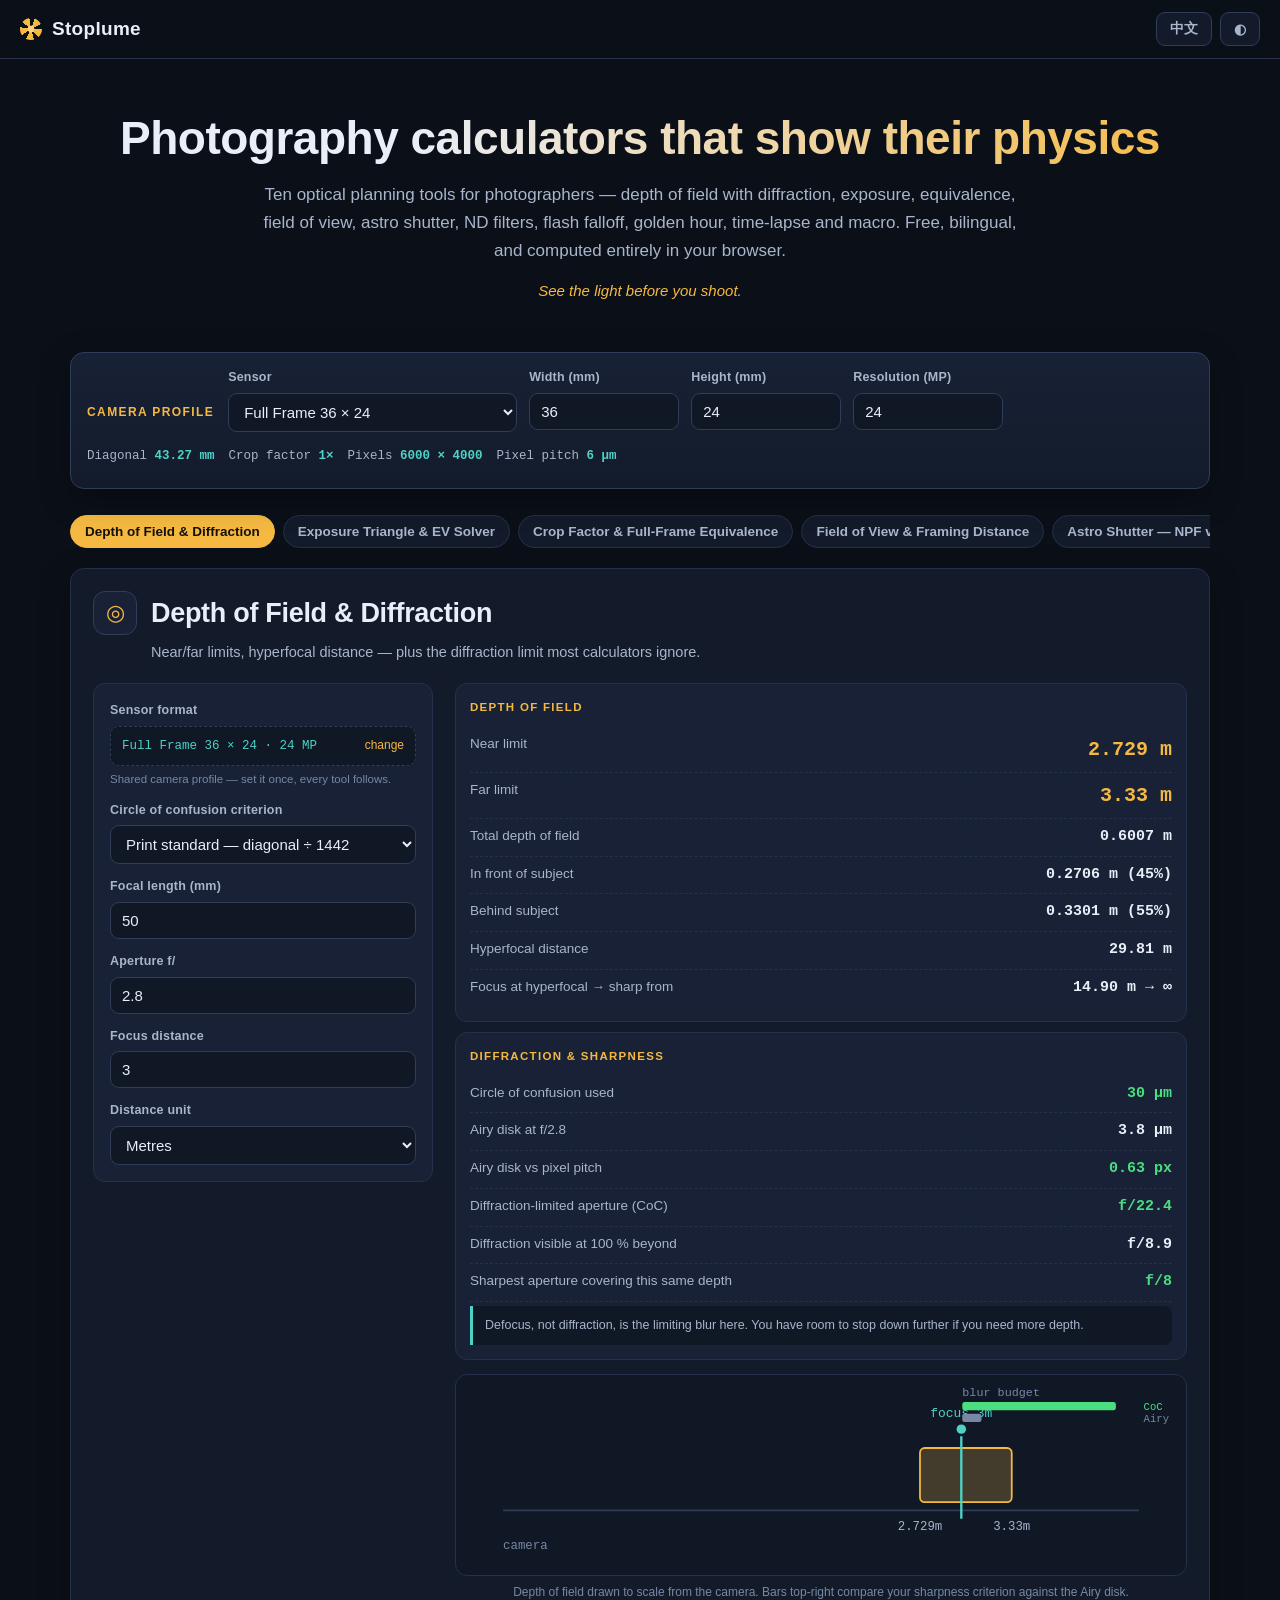
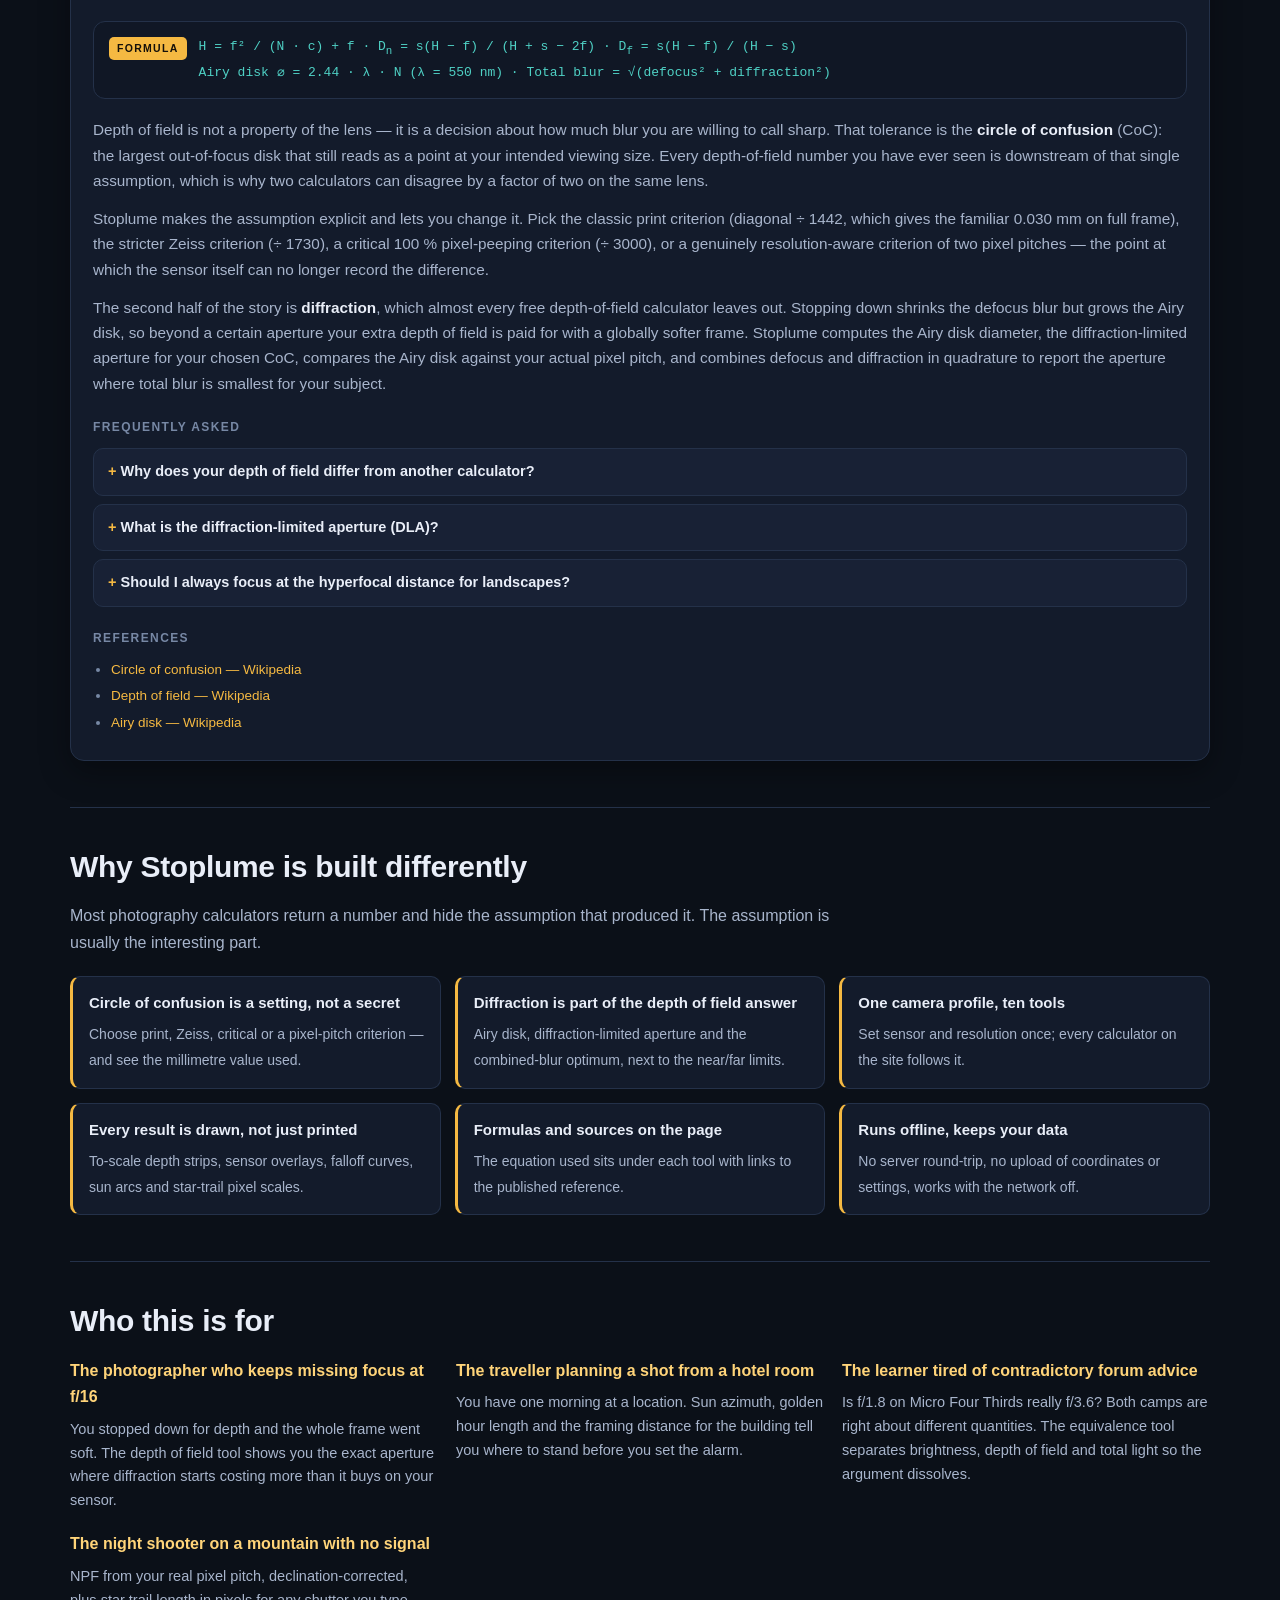
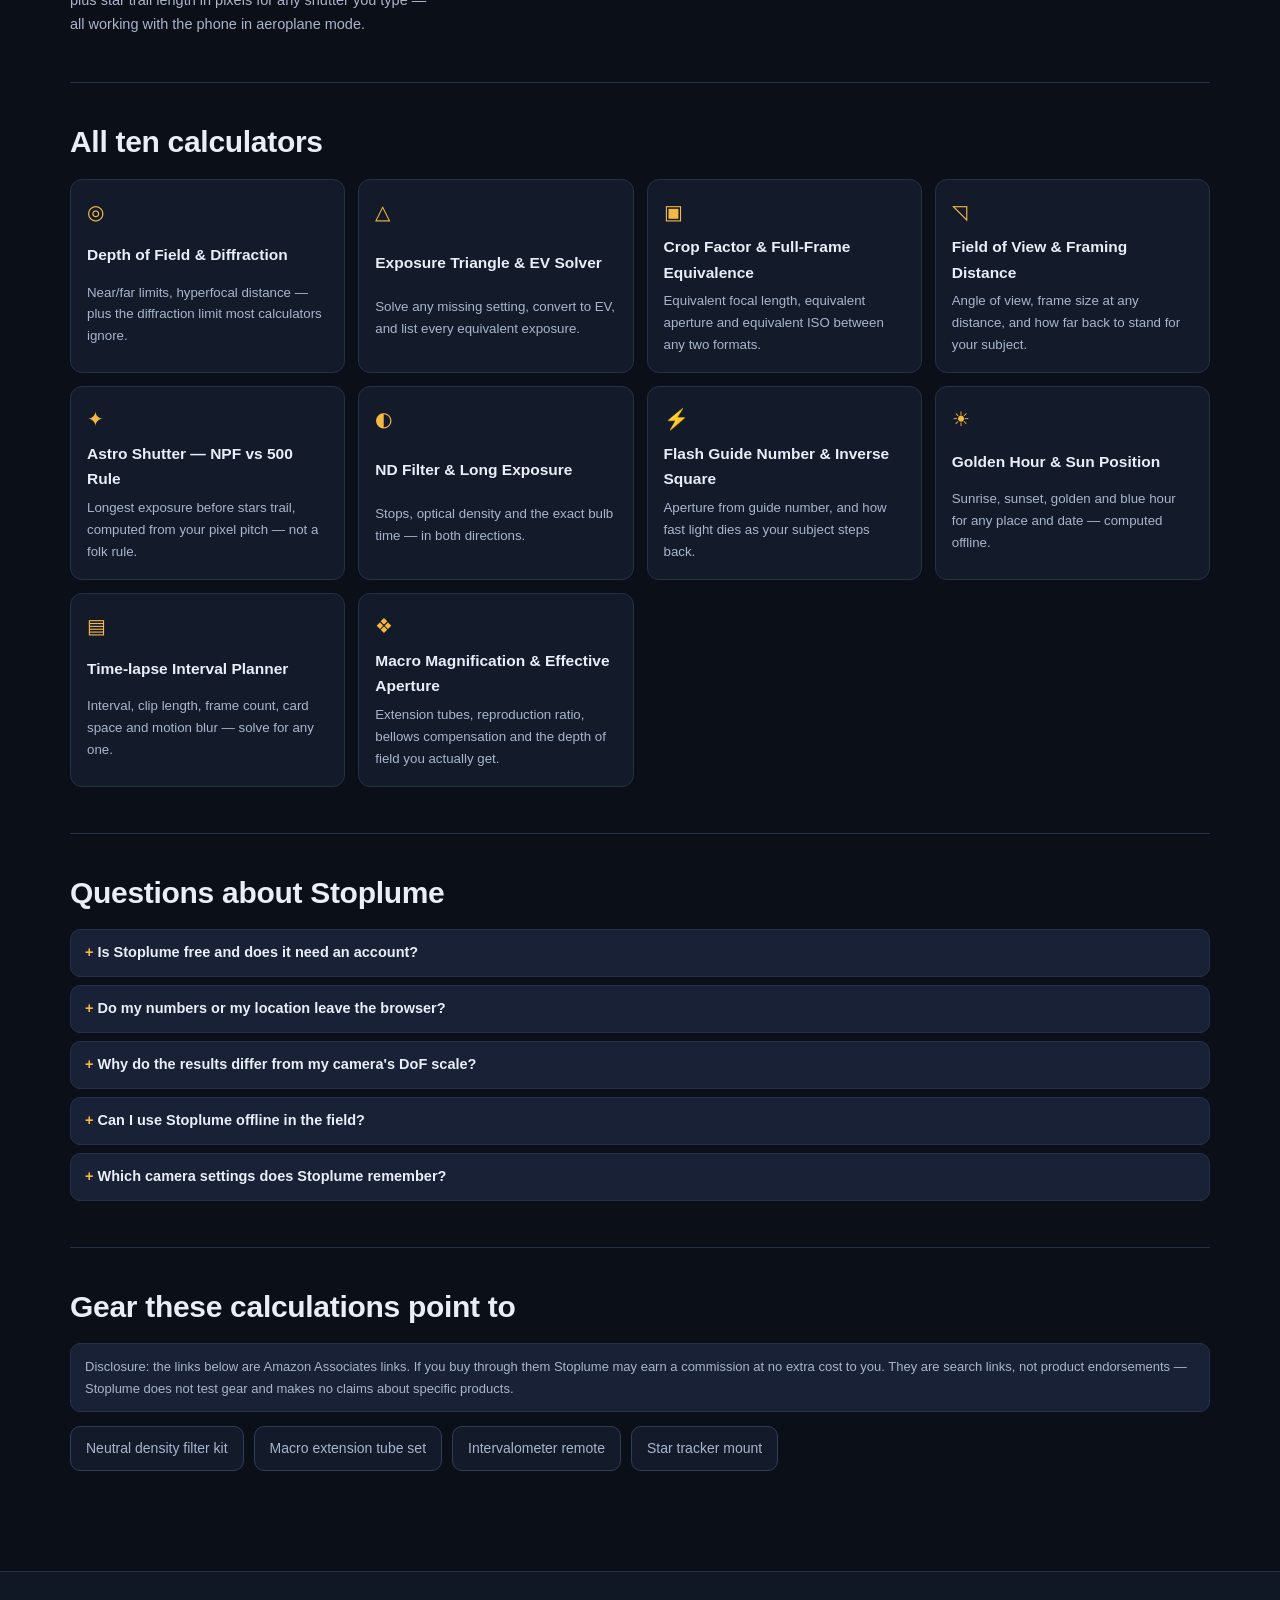
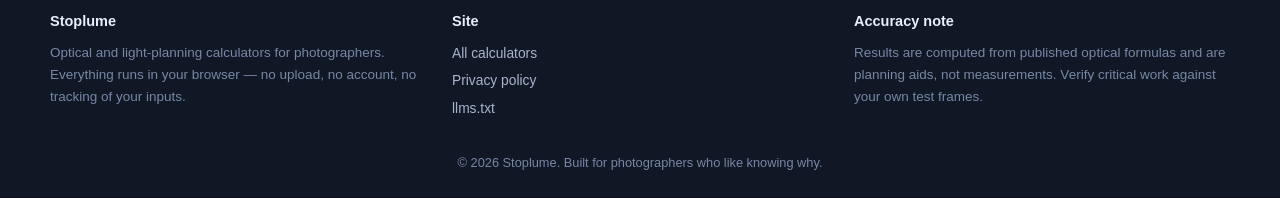
<file: index.html>
<!DOCTYPE html>
<html lang="en" data-lang="en">
<head>
<meta charset="utf-8">
<meta name="viewport" content="width=device-width, initial-scale=1">
<title data-en="Stoplume — Photography Optics Calculators: Depth of Field, Diffraction, Golden Hour" data-zh="Stoplume — 摄影光学计算器：景深、衍射、黄金时刻">Stoplume — Photography Optics Calculators: Depth of Field, Diffraction, Golden Hour</title>
<meta name="description" content="Ten free photography calculators that show their physics: diffraction-aware depth of field, exposure value, crop factor equivalence, field of view, NPF astro shutter, ND filters, flash guide number, golden hour, time-lapse and macro. Bilingual, offline-capable, no account." data-en="Ten free photography calculators that show their physics: diffraction-aware depth of field, exposure value, crop factor equivalence, field of view, NPF astro shutter, ND filters, flash guide number, golden hour, time-lapse and macro. Bilingual, offline-capable, no account." data-zh="十个把物理讲清楚的免费摄影计算器：含衍射的景深、曝光值、等效画幅、视角、NPF 星空快门、ND 减光镜、闪光指数、黄金时刻、延时与微距。中英双语，可离线，无需注册。">
<meta name="keywords" content="photography calculator, depth of field, hyperfocal distance, diffraction, exposure value, crop factor, field of view, NPF rule, ND filter, guide number, golden hour, time-lapse, macro magnification">
<link rel="canonical" href="https://stoplume.com/">
<link rel="alternate" hreflang="en" href="https://stoplume.com/">
<link rel="alternate" hreflang="zh-CN" href="https://stoplume.com/?lang=zh">
<link rel="alternate" hreflang="x-default" href="https://stoplume.com/">
<meta property="og:type" content="website">
<meta property="og:title" content="Stoplume — Photography Optics Calculators: Depth of Field, Diffraction, Golden Hour">
<meta property="og:description" content="Ten free photography calculators that show their physics: diffraction-aware depth of field, exposure value, crop factor equivalence, field of view, NPF astro shutter, ND filters, flash guide number, golden hour, time-lapse and macro. Bilingual, offline-capable, no account.">
<meta property="og:url" content="https://stoplume.com/">
<meta property="og:image" content="https://stoplume.com/og-image.png">
<meta property="og:site_name" content="Stoplume">
<meta name="twitter:card" content="summary_large_image">
<meta name="theme-color" content="#0d1220">
<link rel="icon" href="favicon.svg" type="image/svg+xml">
<link rel="stylesheet" href="styles.css">
<!-- Google AdSense Auto Ads: activate by replacing ca-pub-XXXXXXXXXXXXXX with a real publisher ID and removing these comment markers. No manual ad slots are used anywhere on this site. -->
<!-- <script async src="https://pagead2.googlesyndication.com/pagead/js/adsbygoogle.js?client=ca-pub-XXXXXXXXXXXXXX" crossorigin="anonymous"></script> -->
<script type="application/ld+json">{
 "@context": "https://schema.org",
 "@graph": [
  {
   "@type": "WebSite",
   "@id": "https://stoplume.com/#website",
   "url": "https://stoplume.com/",
   "name": "Stoplume",
   "description": "Free browser-based photography optics calculators: depth of field with diffraction, exposure value, crop factor equivalence, field of view, astro shutter, ND filters, flash guide number, golden hour, time-lapse and macro.",
   "inLanguage": [
    "en",
    "zh-CN"
   ],
   "publisher": {
    "@id": "https://stoplume.com/#org"
   }
  },
  {
   "@type": "Organization",
   "@id": "https://stoplume.com/#org",
   "name": "Stoplume",
   "url": "https://stoplume.com/",
   "logo": "https://stoplume.com/og-image.png"
  },
  {
   "@type": "WebApplication",
   "@id": "https://stoplume.com/#app",
   "name": "Stoplume",
   "applicationCategory": "MultimediaApplication",
   "operatingSystem": "Any modern browser",
   "browserRequirements": "Requires JavaScript",
   "url": "https://stoplume.com/",
   "offers": {
    "@type": "Offer",
    "price": "0",
    "priceCurrency": "USD"
   },
   "featureList": [
    "Depth of Field & Diffraction",
    "Exposure Triangle & EV Solver",
    "Crop Factor & Full-Frame Equivalence",
    "Field of View & Framing Distance",
    "Astro Shutter — NPF vs 500 Rule",
    "ND Filter & Long Exposure",
    "Flash Guide Number & Inverse Square",
    "Golden Hour & Sun Position",
    "Time-lapse Interval Planner",
    "Macro Magnification & Effective Aperture"
   ]
  },
  {
   "@type": "ItemList",
   "name": "Stoplume photography calculators",
   "itemListElement": [
    {
     "@type": "ListItem",
     "position": 1,
     "name": "Depth of Field & Diffraction",
     "url": "https://stoplume.com/tools/depth-of-field-calculator.html"
    },
    {
     "@type": "ListItem",
     "position": 2,
     "name": "Exposure Triangle & EV Solver",
     "url": "https://stoplume.com/tools/exposure-value-calculator.html"
    },
    {
     "@type": "ListItem",
     "position": 3,
     "name": "Crop Factor & Full-Frame Equivalence",
     "url": "https://stoplume.com/tools/crop-factor-equivalence.html"
    },
    {
     "@type": "ListItem",
     "position": 4,
     "name": "Field of View & Framing Distance",
     "url": "https://stoplume.com/tools/field-of-view-calculator.html"
    },
    {
     "@type": "ListItem",
     "position": 5,
     "name": "Astro Shutter — NPF vs 500 Rule",
     "url": "https://stoplume.com/tools/astrophotography-shutter-calculator.html"
    },
    {
     "@type": "ListItem",
     "position": 6,
     "name": "ND Filter & Long Exposure",
     "url": "https://stoplume.com/tools/nd-filter-calculator.html"
    },
    {
     "@type": "ListItem",
     "position": 7,
     "name": "Flash Guide Number & Inverse Square",
     "url": "https://stoplume.com/tools/flash-guide-number-calculator.html"
    },
    {
     "@type": "ListItem",
     "position": 8,
     "name": "Golden Hour & Sun Position",
     "url": "https://stoplume.com/tools/golden-hour-calculator.html"
    },
    {
     "@type": "ListItem",
     "position": 9,
     "name": "Time-lapse Interval Planner",
     "url": "https://stoplume.com/tools/time-lapse-calculator.html"
    },
    {
     "@type": "ListItem",
     "position": 10,
     "name": "Macro Magnification & Effective Aperture",
     "url": "https://stoplume.com/tools/macro-magnification-calculator.html"
    }
   ]
  },
  {
   "@type": "FAQPage",
   "mainEntity": [
    {
     "@type": "Question",
     "name": "Is Stoplume free and does it need an account?",
     "acceptedAnswer": {
      "@type": "Answer",
      "text": "Yes it is free, and there is no account, no sign-up and no paywall. Every calculator runs as JavaScript in your browser."
     }
    },
    {
     "@type": "Question",
     "name": "Do my numbers or my location leave the browser?",
     "acceptedAnswer": {
      "@type": "Answer",
      "text": "No. There is no server-side computation and no analytics of your inputs. The sun calculator implements the NOAA algorithm locally, so even coordinates stay on your device."
     }
    },
    {
     "@type": "Question",
     "name": "Why do the results differ from my camera's DoF scale?",
     "acceptedAnswer": {
      "@type": "Answer",
      "text": "Lens barrel scales were engraved for print viewing on film and typically assume a very generous circle of confusion. Stoplume lets you choose the criterion, including a pixel-based one, and always tells you which value it used."
     }
    },
    {
     "@type": "Question",
     "name": "Can I use Stoplume offline in the field?",
     "acceptedAnswer": {
      "@type": "Answer",
      "text": "Once the page has loaded, every tool keeps working with no network — useful on a mountain at 4 a.m. Bookmark the page before you leave signal."
     }
    },
    {
     "@type": "Question",
     "name": "Which camera settings does Stoplume remember?",
     "acceptedAnswer": {
      "@type": "Answer",
      "text": "Your sensor format, resolution, language and theme are stored in your browser's local storage so every tool shares the same camera profile. Nothing is transmitted anywhere."
     }
    }
   ]
  }
 ]
}</script>
</head>
<body>
<a class="skip" href="#main" data-en="Skip to content" data-zh="跳到主要内容">Skip to content</a>
<header class="site-head">
  <a class="brand" href="index.html">
    <span class="brand-mark" aria-hidden="true"></span>
    <span class="brand-text">Stoplume</span>
  </a>
  <div class="head-actions">
    <button type="button" id="lang-btn" class="ghost-btn" aria-label="Switch language">中文</button>
    <button type="button" id="theme-btn" class="ghost-btn" aria-label="Switch theme">◐</button>
  </div>
</header>

<main id="main">
<section class="hero">
  <h1 data-en="Photography calculators that show their physics" data-zh="把物理讲清楚的摄影计算器">Photography calculators that show their physics</h1>
  <p class="lede" data-en="Ten optical planning tools for photographers — depth of field with diffraction, exposure, equivalence, field of view, astro shutter, ND filters, flash falloff, golden hour, time-lapse and macro. Free, bilingual, and computed entirely in your browser."
     data-zh="给摄影师的十个光学规划工具——含衍射的景深、曝光、等效换算、视角、星空快门、ND 减光、闪光衰减、黄金时刻、延时与微距。免费、中英双语，全部在浏览器内计算。">Ten optical planning tools for photographers — depth of field with diffraction, exposure, equivalence, field of view, astro shutter, ND filters, flash falloff, golden hour, time-lapse and macro. Free, bilingual, and computed entirely in your browser.</p>
  <p class="tagline" data-en="See the light before you shoot." data-zh="按下快门前，先算清这束光。">See the light before you shoot.</p>
</section>


<section class="camera" id="camera">
  <div class="camera-inner">
    <span class="camera-label" data-en="Camera profile" data-zh="相机档案">Camera profile</span>
    <div class="camera-fields">
      <div class="field">
        <label for="cam-sensor" data-en="Sensor" data-zh="画幅">Sensor</label>
        <select id="cam-sensor"><option value="ff" selected>Full Frame 36 × 24</option><option value="apsc">APS-C 23.5 × 15.6 (Sony/Nikon/Fuji)</option><option value="apsc_c">APS-C 22.3 × 14.9 (Canon)</option><option value="apsh">APS-H 27.9 × 18.6</option><option value="mft">Micro Four Thirds 17.3 × 13.0</option><option value="one">1&quot; type 13.2 × 8.8</option><option value="gfx">Medium format 43.8 × 32.9</option><option value="s35">Super 35 cine 24.89 × 18.66</option><option value="smaller">1/1.28&quot; phone 9.8 × 7.3</option><option value="custom">Custom…</option></select>
      </div>
      <div class="field cam-custom" id="cam-custom-w" hidden>
        <label for="cam-w" data-en="Width (mm)" data-zh="宽度（mm）">Width (mm)</label>
        <input type="number" id="cam-w" value="36" min="1" max="200" step="0.01" inputmode="decimal">
      </div>
      <div class="field cam-custom" id="cam-custom-h" hidden>
        <label for="cam-h" data-en="Height (mm)" data-zh="高度（mm）">Height (mm)</label>
        <input type="number" id="cam-h" value="24" min="1" max="200" step="0.01" inputmode="decimal">
      </div>
      <div class="field">
        <label for="cam-mp" data-en="Resolution (MP)" data-zh="像素（MP）">Resolution (MP)</label>
        <input type="number" id="cam-mp" value="24" min="1" max="250" step="0.1" inputmode="decimal">
      </div>
    </div>
    <div class="camera-derived" id="cam-derived"></div>
  </div>
</section>

<nav class="tabs" aria-label="Calculators"><button type="button" class="tab" data-target="tool-dof" data-en="Depth of Field &amp; Diffraction" data-zh="景深与衍射计算器">Depth of Field &amp; Diffraction</button><button type="button" class="tab" data-target="tool-exp" data-en="Exposure Triangle &amp; EV Solver" data-zh="曝光三角与 EV 求解器">Exposure Triangle &amp; EV Solver</button><button type="button" class="tab" data-target="tool-crop" data-en="Crop Factor &amp; Full-Frame Equivalence" data-zh="等效焦距与画幅换算">Crop Factor &amp; Full-Frame Equivalence</button><button type="button" class="tab" data-target="tool-fov" data-en="Field of View &amp; Framing Distance" data-zh="视角与取景距离">Field of View &amp; Framing Distance</button><button type="button" class="tab" data-target="tool-astro" data-en="Astro Shutter — NPF vs 500 Rule" data-zh="星空快门 — NPF 与 500 法则">Astro Shutter — NPF vs 500 Rule</button><button type="button" class="tab" data-target="tool-nd" data-en="ND Filter &amp; Long Exposure" data-zh="ND 减光镜与长曝光">ND Filter &amp; Long Exposure</button><button type="button" class="tab" data-target="tool-flash" data-en="Flash Guide Number &amp; Inverse Square" data-zh="闪光指数与平方反比">Flash Guide Number &amp; Inverse Square</button><button type="button" class="tab" data-target="tool-sun" data-en="Golden Hour &amp; Sun Position" data-zh="黄金时刻与太阳方位">Golden Hour &amp; Sun Position</button><button type="button" class="tab" data-target="tool-tl" data-en="Time-lapse Interval Planner" data-zh="延时摄影间隔规划">Time-lapse Interval Planner</button><button type="button" class="tab" data-target="tool-macro" data-en="Macro Magnification &amp; Effective Aperture" data-zh="微距放大倍率与有效光圈">Macro Magnification &amp; Effective Aperture</button></nav>
<div class="panels">
<section class="panel" id="tool-dof" data-tool="dof">
  <header class="panel-head">
    <span class="panel-icon" aria-hidden="true">◎</span>
    <div>
      <h2 data-en="Depth of Field &amp; Diffraction" data-zh="景深与衍射计算器">Depth of Field &amp; Diffraction</h2>
      <p class="panel-sub" data-en="Near/far limits, hyperfocal distance — plus the diffraction limit most calculators ignore." data-zh="近点/远点/超焦距，并给出大多数计算器忽略的衍射极限。">Near/far limits, hyperfocal distance — plus the diffraction limit most calculators ignore.</p>
    </div>
  </header>
  <div class="tool-grid">
    <form class="inputs" onsubmit="return false;" autocomplete="off"><div class="field field-cam"><label for="dof-sensor" data-en="Sensor format" data-zh="画幅">Sensor format</label><div class="camchip" data-camchip="1"><span class="camchip-name">Full Frame 36 × 24</span><a class="camchip-edit" href="#camera" data-en="change" data-zh="更改">change</a></div><small class="hint" data-en="Shared camera profile — set it once, every tool follows." data-zh="全站共用的相机档案——设置一次，所有工具同步。">Shared camera profile — set it once, every tool follows.</small></div><div class="field"><label for="dof-coc" data-en="Circle of confusion criterion" data-zh="弥散圆判据">Circle of confusion criterion</label><select id="dof-coc"><option value="1442" selected data-en="Print standard — diagonal ÷ 1442" data-zh="印刷标准 — 对角线 ÷ 1442">Print standard — diagonal ÷ 1442</option><option value="1730" data-en="Zeiss criterion — diagonal ÷ 1730" data-zh="蔡司判据 — 对角线 ÷ 1730">Zeiss criterion — diagonal ÷ 1730</option><option value="3000" data-en="Critical / 100 % view — diagonal ÷ 3000" data-zh="严苛 / 100% 查看 — 对角线 ÷ 3000">Critical / 100 % view — diagonal ÷ 3000</option><option value="pixel" data-en="Pixel-based — 2 × pixel pitch" data-zh="像素级 — 2 × 像素间距">Pixel-based — 2 × pixel pitch</option><option value="custom" data-en="Custom value" data-zh="自定义">Custom value</option></select></div><div class="field"><label for="dof-coc-custom" data-en="Custom CoC (mm)" data-zh="自定义弥散圆（mm）">Custom CoC (mm)</label><input type="number" id="dof-coc-custom" value="0.03" min="0.001" max="0.2" step="0.001" inputmode="decimal"></div><div class="field"><label for="dof-focal" data-en="Focal length (mm)" data-zh="焦距（mm）">Focal length (mm)</label><input type="number" id="dof-focal" value="50" min="1" max="2000" step="0.1" inputmode="decimal"></div><div class="field"><label for="dof-aperture" data-en="Aperture f/" data-zh="光圈 f/">Aperture f/</label><input type="number" id="dof-aperture" value="2.8" min="0.7" max="64" step="0.1" inputmode="decimal"></div><div class="field"><label for="dof-distance" data-en="Focus distance" data-zh="对焦距离">Focus distance</label><input type="number" id="dof-distance" value="3" min="0.01" max="10000" step="0.01" inputmode="decimal"></div><div class="field"><label for="dof-unit" data-en="Distance unit" data-zh="距离单位">Distance unit</label><select id="dof-unit"><option value="m" selected data-en="Metres" data-zh="米">Metres</option><option value="ft" data-en="Feet" data-zh="英尺">Feet</option></select></div></form>
    <div class="outputs">
      <div class="results" id="dof-out" role="status" aria-live="polite"></div>
      <figure class="viz"><div id="dof-svg"></div>
        <figcaption class="viz-cap" id="dof-cap"></figcaption></figure>
    </div>
  </div>
  <div class="formula"><span class="formula-tag" data-en="Formula" data-zh="公式">Formula</span>
    <code>H = f² / (N · c) + f    ·    D<sub>n</sub> = s(H − f) / (H + s − 2f)    ·    D<sub>f</sub> = s(H − f) / (H − s)<br>Airy disk ⌀ = 2.44 · λ · N (λ = 550 nm)    ·    Total blur = √(defocus² + diffraction²)</code></div>
  <div class="explain"><p data-en="Depth of field is not a property of the lens — it is a decision about how much blur you are willing to call sharp. That tolerance is the &lt;strong&gt;circle of confusion&lt;/strong&gt; (CoC): the largest out-of-focus disk that still reads as a point at your intended viewing size. Every depth-of-field number you have ever seen is downstream of that single assumption, which is why two calculators can disagree by a factor of two on the same lens." data-zh="景深不是镜头的固有属性，而是一个判断：你愿意把多大的模糊仍然称为「清晰」。这个容忍度就是&lt;strong&gt;弥散圆&lt;/strong&gt;（CoC）——在你预期的观看尺寸下，仍然被眼睛读作「一个点」的最大失焦光斑。你见过的所有景深数字都建立在这一个假设之上，这也是为什么两个计算器算同一支镜头能差出一倍。">Depth of field is not a property of the lens — it is a decision about how much blur you are willing to call sharp. That tolerance is the <strong>circle of confusion</strong> (CoC): the largest out-of-focus disk that still reads as a point at your intended viewing size. Every depth-of-field number you have ever seen is downstream of that single assumption, which is why two calculators can disagree by a factor of two on the same lens.</p><p data-en="Stoplume makes the assumption explicit and lets you change it. Pick the classic print criterion (diagonal ÷ 1442, which gives the familiar 0.030 mm on full frame), the stricter Zeiss criterion (÷ 1730), a critical 100 % pixel-peeping criterion (÷ 3000), or a genuinely resolution-aware criterion of two pixel pitches — the point at which the sensor itself can no longer record the difference." data-zh="Stoplume 把这个假设摆到台面上，并允许你更换：经典印刷判据（对角线 ÷ 1442，全画幅得到熟悉的 0.030 mm）、更严格的蔡司判据（÷ 1730）、100% 放大查看的严苛判据（÷ 3000），以及真正与分辨率挂钩的「2 × 像素间距」——超过这个尺度，传感器本身已经记录不出差别。">Stoplume makes the assumption explicit and lets you change it. Pick the classic print criterion (diagonal ÷ 1442, which gives the familiar 0.030 mm on full frame), the stricter Zeiss criterion (÷ 1730), a critical 100 % pixel-peeping criterion (÷ 3000), or a genuinely resolution-aware criterion of two pixel pitches — the point at which the sensor itself can no longer record the difference.</p><p data-en="The second half of the story is &lt;strong&gt;diffraction&lt;/strong&gt;, which almost every free depth-of-field calculator leaves out. Stopping down shrinks the defocus blur but grows the Airy disk, so beyond a certain aperture your extra depth of field is paid for with a globally softer frame. Stoplume computes the Airy disk diameter, the diffraction-limited aperture for your chosen CoC, compares the Airy disk against your actual pixel pitch, and combines defocus and diffraction in quadrature to report the aperture where total blur is smallest for your subject." data-zh="故事的另一半是&lt;strong&gt;衍射&lt;/strong&gt;，几乎所有免费景深计算器都把它省略了。收缩光圈会缩小失焦模糊，却同时放大艾里斑；越过某个光圈之后，多出来的景深是用整幅画面变肉换来的。Stoplume 会算出艾里斑直径、你所选判据下的衍射极限光圈，把艾里斑与你的实际像素间距做对比，并将失焦模糊与衍射模糊按平方和相加，给出总模糊最小的那一档光圈。">The second half of the story is <strong>diffraction</strong>, which almost every free depth-of-field calculator leaves out. Stopping down shrinks the defocus blur but grows the Airy disk, so beyond a certain aperture your extra depth of field is paid for with a globally softer frame. Stoplume computes the Airy disk diameter, the diffraction-limited aperture for your chosen CoC, compares the Airy disk against your actual pixel pitch, and combines defocus and diffraction in quadrature to report the aperture where total blur is smallest for your subject.</p></div>
  <div class="faq">
    <h3 data-en="Frequently asked" data-zh="常见问题">Frequently asked</h3>
    <details class="faq-item"><summary data-en="Why does your depth of field differ from another calculator?" data-zh="为什么你算出的景深和别的计算器不一样？">Why does your depth of field differ from another calculator?</summary><p data-en="Almost certainly the circle of confusion. A calculator hard-coded to 0.030 mm on full frame will report roughly 1.7× more depth of field than one using the Zeiss 0.019 mm-equivalent criterion. Stoplume shows the CoC it used in millimetres so you can reproduce or challenge the result." data-zh="几乎一定是弥散圆判据不同。写死 0.030 mm 的全画幅计算器，得出的景深会比使用蔡司判据的计算器大约多 1.7 倍。Stoplume 会直接显示所用的弥散圆毫米值，你可以复现或质疑这个结果。">Almost certainly the circle of confusion. A calculator hard-coded to 0.030 mm on full frame will report roughly 1.7× more depth of field than one using the Zeiss 0.019 mm-equivalent criterion. Stoplume shows the CoC it used in millimetres so you can reproduce or challenge the result.</p></details><details class="faq-item"><summary data-en="What is the diffraction-limited aperture (DLA)?" data-zh="什么是衍射极限光圈（DLA）？">What is the diffraction-limited aperture (DLA)?</summary><p data-en="It is the f-number at which the Airy disk grows to the same diameter as your circle of confusion. Past it, diffraction is the dominant blur and stopping down further trades overall sharpness for depth. DLA scales with sensor size, so a Micro Four Thirds body hits it two stops earlier than full frame." data-zh="就是艾里斑直径长到与弥散圆相等时的光圈值。越过它，衍射成为主导模糊，继续收缩光圈是用整体锐度换景深。DLA 随画幅缩放，M4/3 会比全画幅早约两档到达。">It is the f-number at which the Airy disk grows to the same diameter as your circle of confusion. Past it, diffraction is the dominant blur and stopping down further trades overall sharpness for depth. DLA scales with sensor size, so a Micro Four Thirds body hits it two stops earlier than full frame.</p></details><details class="faq-item"><summary data-en="Should I always focus at the hyperfocal distance for landscapes?" data-zh="拍风光是不是永远该对焦在超焦距上？">Should I always focus at the hyperfocal distance for landscapes?</summary><p data-en="Only when you genuinely need detail at the near limit. Hyperfocal focusing puts infinity at the very edge of acceptable sharpness, so distant mountains will be exactly as soft as your CoC allows. If the far subject matters more, focus further out and accept a nearer limit further away." data-zh="只有当你确实需要近处也有细节时才这么做。超焦距对焦会把无穷远刚好放在可接受清晰的边界上，远山会恰好软到你的弥散圆允许的极限。如果远景更重要，就对得更远一些，接受近点后移。">Only when you genuinely need detail at the near limit. Hyperfocal focusing puts infinity at the very edge of acceptable sharpness, so distant mountains will be exactly as soft as your CoC allows. If the far subject matters more, focus further out and accept a nearer limit further away.</p></details>
  </div>
  <div class="sources">
    <h3 data-en="References" data-zh="参考来源">References</h3>
    <ul><li><a href="https://en.wikipedia.org/wiki/Circle_of_confusion" target="_blank" rel="noopener nofollow">Circle of confusion — Wikipedia</a></li><li><a href="https://en.wikipedia.org/wiki/Depth_of_field" target="_blank" rel="noopener nofollow">Depth of field — Wikipedia</a></li><li><a href="https://en.wikipedia.org/wiki/Airy_disk" target="_blank" rel="noopener nofollow">Airy disk — Wikipedia</a></li></ul>
  </div>
</section>
<section class="panel" id="tool-exp" data-tool="exp">
  <header class="panel-head">
    <span class="panel-icon" aria-hidden="true">△</span>
    <div>
      <h2 data-en="Exposure Triangle &amp; EV Solver" data-zh="曝光三角与 EV 求解器">Exposure Triangle &amp; EV Solver</h2>
      <p class="panel-sub" data-en="Solve any missing setting, convert to EV, and list every equivalent exposure." data-zh="求解任一缺失参数、换算 EV，并列出所有等效曝光组合。">Solve any missing setting, convert to EV, and list every equivalent exposure.</p>
    </div>
  </header>
  <div class="tool-grid">
    <form class="inputs" onsubmit="return false;" autocomplete="off"><div class="field"><label for="exp-solve" data-en="Solve for" data-zh="求解">Solve for</label><select id="exp-solve"><option value="shutter" selected data-en="Shutter speed" data-zh="快门速度">Shutter speed</option><option value="aperture" data-en="Aperture" data-zh="光圈">Aperture</option><option value="iso" data-en="ISO" data-zh="ISO">ISO</option><option value="ev" data-en="Exposure value (EV)" data-zh="曝光值 EV">Exposure value (EV)</option></select></div><div class="field"><label for="exp-ev" data-en="Scene EV (at ISO 100)" data-zh="场景 EV（ISO 100）">Scene EV (at ISO 100)</label><input type="number" id="exp-ev" value="15" min="-8" max="22" step="0.1" inputmode="decimal"></div><div class="field"><label for="exp-scene" data-en="Reference scene" data-zh="参考场景">Reference scene</label><select id="exp-scene"><option value="" selected data-en="— pick to fill EV —" data-zh="— 选择以填入 EV —">— pick to fill EV —</option><option value="15" data-en="Sunny 16: bright sun, distinct shadows — EV 15" data-zh="阳光十六法：晴天硬影 — EV 15">Sunny 16: bright sun, distinct shadows — EV 15</option><option value="14" data-en="Slight overcast, soft shadows — EV 14" data-zh="薄云，柔和阴影 — EV 14">Slight overcast, soft shadows — EV 14</option><option value="13" data-en="Overcast, no shadows — EV 13" data-zh="阴天无影 — EV 13">Overcast, no shadows — EV 13</option><option value="12" data-en="Heavy overcast / open shade — EV 12" data-zh="厚云 / 阴影处 — EV 12">Heavy overcast / open shade — EV 12</option><option value="9" data-en="Bright street at night, shop windows — EV 9" data-zh="夜间明亮街道、橱窗 — EV 9">Bright street at night, shop windows — EV 9</option><option value="7" data-en="Bright interior, home at night — EV 7" data-zh="室内明亮、夜间家居 — EV 7">Bright interior, home at night — EV 7</option><option value="5" data-en="Dim interior, candlelit close-up — EV 5" data-zh="昏暗室内、烛光特写 — EV 5">Dim interior, candlelit close-up — EV 5</option><option value="-4" data-en="Full moon landscape — EV −4" data-zh="满月风景 — EV −4">Full moon landscape — EV −4</option><option value="-6" data-en="Milky Way, no moon — EV −6" data-zh="无月银河 — EV −6">Milky Way, no moon — EV −6</option></select></div><div class="field"><label for="exp-aperture" data-en="Aperture f/" data-zh="光圈 f/">Aperture f/</label><input type="number" id="exp-aperture" value="8" min="0.7" max="64" step="0.1" inputmode="decimal"></div><div class="field"><label for="exp-shutter" data-en="Shutter speed" data-zh="快门速度">Shutter speed</label><input type="text" id="exp-shutter" value="1/250" autocomplete="off"><small class="hint" data-en="Type a shutter speed as 1/250, 0.5 or 30s." data-zh="快门可输入 1/250、0.5 或 30s 等格式。">Type a shutter speed as 1/250, 0.5 or 30s.</small></div><div class="field"><label for="exp-iso" data-en="ISO" data-zh="ISO">ISO</label><input type="number" id="exp-iso" value="100" min="6" max="409600" step="1" inputmode="decimal"></div><div class="field"><label for="exp-comp" data-en="Exposure compensation (stops)" data-zh="曝光补偿（档）">Exposure compensation (stops)</label><input type="number" id="exp-comp" value="0" min="-6" max="6" step="0.3333333333333333" inputmode="decimal"></div></form>
    <div class="outputs">
      <div class="results" id="exp-out" role="status" aria-live="polite"></div>
      <figure class="viz"><div id="exp-svg"></div>
        <figcaption class="viz-cap" id="exp-cap"></figcaption></figure>
    </div>
  </div>
  <div class="formula"><span class="formula-tag" data-en="Formula" data-zh="公式">Formula</span>
    <code>EV<sub>100</sub> = log₂(N² / t)    ·    EV<sub>ISO</sub> = EV<sub>100</sub> + log₂(ISO / 100)<br>Every ±1 EV is one stop: halve or double the light.</code></div>
  <div class="explain"><p data-en="Exposure value collapses aperture and shutter into a single number, so that all the combinations that admit the same amount of light land on the same EV. That is the whole trick behind the exposure triangle: f/8 at 1/250 s, f/5.6 at 1/500 s and f/11 at 1/125 s are one exposure wearing three different costumes — identical brightness, completely different depth of field and motion rendering." data-zh="曝光值把光圈和快门压缩成一个数字，于是所有进光量相同的组合都落在同一个 EV 上。这就是曝光三角的全部秘密：f/8 + 1/250 s、f/5.6 + 1/500 s、f/11 + 1/125 s 是同一次曝光的三套衣服——亮度完全一样，景深和运动表现却截然不同。">Exposure value collapses aperture and shutter into a single number, so that all the combinations that admit the same amount of light land on the same EV. That is the whole trick behind the exposure triangle: f/8 at 1/250 s, f/5.6 at 1/500 s and f/11 at 1/125 s are one exposure wearing three different costumes — identical brightness, completely different depth of field and motion rendering.</p><p data-en="This solver works in both directions. Give it any three of aperture, shutter, ISO and scene EV and it returns the fourth, applies your exposure compensation in thirds of a stop, snaps the answer to the nearest standard setting, and prints the full ladder of equivalent exposures so you can pick the trade-off you actually want." data-zh="这个求解器是双向的。给它光圈、快门、ISO、场景 EV 中的任意三个，它返回第四个，按 1/3 档应用你的曝光补偿，把结果吸附到最近的标准档位，并列出完整的等效曝光阶梯，让你自己挑想要的取舍。">This solver works in both directions. Give it any three of aperture, shutter, ISO and scene EV and it returns the fourth, applies your exposure compensation in thirds of a stop, snaps the answer to the nearest standard setting, and prints the full ladder of equivalent exposures so you can pick the trade-off you actually want.</p><p data-en="The reference scene list uses the classical EV values photographers have used since hand-held meters: Sunny 16 is EV 15 at ISO 100, an overcast day is EV 12–13, a moonless Milky Way sky sits near EV −6. Those are starting points for a meterless estimate, not a substitute for metering the scene in front of you." data-zh="参考场景用的是测光表时代以来摄影师沿用的经典 EV 值：阳光十六法在 ISO 100 下是 EV 15，阴天约 EV 12–13，无月银河大约 EV −6。这些是没有测光表时的起点估算，不能替代对眼前场景的实际测光。">The reference scene list uses the classical EV values photographers have used since hand-held meters: Sunny 16 is EV 15 at ISO 100, an overcast day is EV 12–13, a moonless Milky Way sky sits near EV −6. Those are starting points for a meterless estimate, not a substitute for metering the scene in front of you.</p></div>
  <div class="faq">
    <h3 data-en="Frequently asked" data-zh="常见问题">Frequently asked</h3>
    <details class="faq-item"><summary data-en="Does changing ISO change the exposure?" data-zh="改 ISO 算改变曝光吗？">Does changing ISO change the exposure?</summary><p data-en="It changes the brightness of the file, not the amount of light the lens delivered. EV as used here describes scene luminance at ISO 100; raising ISO lets you use a smaller aperture or faster shutter for the same output brightness, at the cost of noise." data-zh="它改变的是文件的明度，而不是镜头送进来的光量。这里的 EV 描述的是 ISO 100 下的场景亮度；提高 ISO 让你在同样输出亮度下用更小光圈或更快快门，代价是噪点。">It changes the brightness of the file, not the amount of light the lens delivered. EV as used here describes scene luminance at ISO 100; raising ISO lets you use a smaller aperture or faster shutter for the same output brightness, at the cost of noise.</p></details><details class="faq-item"><summary data-en="Why does my camera show 1/8000 but the calculator says 1/6400?" data-zh="为什么相机是 1/8000，计算器给 1/6400？">Why does my camera show 1/8000 but the calculator says 1/6400?</summary><p data-en="Standard shutter values are rounded powers of two (1/8000 is really 1/8192). Stoplume prints the exact computed time and then the nearest full, half and third stop setting your camera can actually dial in." data-zh="标准快门刻度是被取整的 2 的幂（1/8000 实际是 1/8192）。Stoplume 会先给出精确计算时间，再给出相机上真正能拨到的整档、半档和 1/3 档设置。">Standard shutter values are rounded powers of two (1/8000 is really 1/8192). Stoplume prints the exact computed time and then the nearest full, half and third stop setting your camera can actually dial in.</p></details><details class="faq-item"><summary data-en="Is Sunny 16 still accurate with digital cameras?" data-zh="阳光十六法对数码相机还准吗？">Is Sunny 16 still accurate with digital cameras?</summary><p data-en="Yes — it describes the light, not the medium. On a clear day with the sun over your shoulder, f/16 with shutter ≈ 1/ISO lands within about half a stop, which is well inside raw headroom." data-zh="准——它描述的是光线，不是介质。晴天顺光时，f/16 配 ≈ 1/ISO 的快门，误差通常在半档以内，完全在 RAW 宽容度之内。">Yes — it describes the light, not the medium. On a clear day with the sun over your shoulder, f/16 with shutter ≈ 1/ISO lands within about half a stop, which is well inside raw headroom.</p></details>
  </div>
  <div class="sources">
    <h3 data-en="References" data-zh="参考来源">References</h3>
    <ul><li><a href="https://en.wikipedia.org/wiki/Exposure_value" target="_blank" rel="noopener nofollow">Exposure value — Wikipedia</a></li><li><a href="https://en.wikipedia.org/wiki/Sunny_16_rule" target="_blank" rel="noopener nofollow">Sunny 16 rule — Wikipedia</a></li></ul>
  </div>
</section>
<section class="panel" id="tool-crop" data-tool="crop">
  <header class="panel-head">
    <span class="panel-icon" aria-hidden="true">▣</span>
    <div>
      <h2 data-en="Crop Factor &amp; Full-Frame Equivalence" data-zh="等效焦距与画幅换算">Crop Factor &amp; Full-Frame Equivalence</h2>
      <p class="panel-sub" data-en="Equivalent focal length, equivalent aperture and equivalent ISO between any two formats." data-zh="任意两个画幅之间的等效焦距、等效光圈与等效 ISO。">Equivalent focal length, equivalent aperture and equivalent ISO between any two formats.</p>
    </div>
  </header>
  <div class="tool-grid">
    <form class="inputs" onsubmit="return false;" autocomplete="off"><div class="field field-cam"><label for="crop-from" data-en="Your sensor" data-zh="你的画幅">Your sensor</label><div class="camchip" data-camchip="1"><span class="camchip-name">Full Frame 36 × 24</span><a class="camchip-edit" href="#camera" data-en="change" data-zh="更改">change</a></div><small class="hint" data-en="Shared camera profile — set it once, every tool follows." data-zh="全站共用的相机档案——设置一次，所有工具同步。">Shared camera profile — set it once, every tool follows.</small></div><div class="field"><label for="crop-to" data-en="Compare against" data-zh="对比画幅">Compare against</label><select id="crop-to"><option value="ff" selected>Full Frame 36 × 24</option><option value="apsc">APS-C 23.5 × 15.6 (Sony/Nikon/Fuji)</option><option value="apsc_c">APS-C 22.3 × 14.9 (Canon)</option><option value="apsh">APS-H 27.9 × 18.6</option><option value="mft">Micro Four Thirds 17.3 × 13.0</option><option value="one">1&quot; type 13.2 × 8.8</option><option value="gfx">Medium format 43.8 × 32.9</option><option value="s35">Super 35 cine 24.89 × 18.66</option><option value="smaller">1/1.28&quot; phone 9.8 × 7.3</option><option value="custom">Custom…</option></select></div><div class="field"><label for="crop-focal" data-en="Focal length (mm)" data-zh="焦距（mm）">Focal length (mm)</label><input type="number" id="crop-focal" value="25" min="1" max="2000" step="0.1" inputmode="decimal"></div><div class="field"><label for="crop-aperture" data-en="Aperture f/" data-zh="光圈 f/">Aperture f/</label><input type="number" id="crop-aperture" value="1.8" min="0.7" max="64" step="0.1" inputmode="decimal"></div><div class="field"><label for="crop-iso" data-en="ISO" data-zh="ISO">ISO</label><input type="number" id="crop-iso" value="800" min="6" max="409600" step="1" inputmode="decimal"></div></form>
    <div class="outputs">
      <div class="results" id="crop-out" role="status" aria-live="polite"></div>
      <figure class="viz"><div id="crop-svg"></div>
        <figcaption class="viz-cap" id="crop-cap"></figcaption></figure>
    </div>
  </div>
  <div class="formula"><span class="formula-tag" data-en="Formula" data-zh="公式">Formula</span>
    <code>crop = 43.267 mm / sensor diagonal    ·    f<sub>eq</sub> = f × (crop<sub>to→from</sub>)<br>N<sub>eq</sub> = N × ratio (depth of field &amp; total light)    ·    ISO<sub>eq</sub> = ISO × ratio²</code></div>
  <div class="explain"><p data-en="Crop factor is just the ratio of two sensor diagonals. Multiply your focal length by it and you get the full-frame lens that would frame the same scene from the same spot. That part is uncontroversial, and it is where most calculators stop." data-zh="等效系数只是两个画幅对角线的比值。焦距乘上它，就得到「站在同一位置拍出同样构图」的全画幅镜头焦距。这一段没有争议，多数计算器也就到此为止。">Crop factor is just the ratio of two sensor diagonals. Multiply your focal length by it and you get the full-frame lens that would frame the same scene from the same spot. That part is uncontroversial, and it is where most calculators stop.</p><p data-en="The part that starts arguments is aperture. The f-number sets image brightness on any format, so f/2.8 is f/2.8 for metering everywhere. But depth of field and the &lt;em&gt;total&lt;/em&gt; amount of light collected by the whole frame both scale with the physical aperture diameter, and that scales with crop factor. A 25 mm f/1.8 on Micro Four Thirds frames like 50 mm and renders depth of field like f/3.6 on full frame while gathering the same total light as f/3.6 — which is exactly why the equivalent ISO scales with the square of the ratio." data-zh="会吵起来的是光圈。f 值决定任何画幅上的画面亮度，所以测光时 f/2.8 到哪儿都是 f/2.8。但景深，以及整幅画面收集到的&lt;em&gt;总&lt;/em&gt;光量，都随物理光孔直径变化，而它随等效系数缩放。M4/3 上的 25mm f/1.8 构图等于 50mm，景深表现相当于全画幅 f/3.6，收集的总光量也相当于 f/3.6——这正是等效 ISO 要按比值平方缩放的原因。">The part that starts arguments is aperture. The f-number sets image brightness on any format, so f/2.8 is f/2.8 for metering everywhere. But depth of field and the <em>total</em> amount of light collected by the whole frame both scale with the physical aperture diameter, and that scales with crop factor. A 25 mm f/1.8 on Micro Four Thirds frames like 50 mm and renders depth of field like f/3.6 on full frame while gathering the same total light as f/3.6 — which is exactly why the equivalent ISO scales with the square of the ratio.</p><p data-en="Stoplume reports all three equivalences side by side and draws the two sensors to scale, so you can see the geometry instead of memorising folklore. It also states plainly what does &lt;em&gt;not&lt;/em&gt; change: your exposure. Nothing here tells you to open up two stops for the same brightness." data-zh="Stoplume 把三种等效并排列出，并按真实比例画出两块传感器，让你看几何关系而不是背口诀。它同时明确写出&lt;em&gt;不&lt;/em&gt;变的是什么：你的曝光。这里没有任何一条在告诉你为了同样亮度要开大两档。">Stoplume reports all three equivalences side by side and draws the two sensors to scale, so you can see the geometry instead of memorising folklore. It also states plainly what does <em>not</em> change: your exposure. Nothing here tells you to open up two stops for the same brightness.</p></div>
  <div class="faq">
    <h3 data-en="Frequently asked" data-zh="常见问题">Frequently asked</h3>
    <details class="faq-item"><summary data-en="Does a crop sensor make my lens longer?" data-zh="半画幅会让镜头变长吗？">Does a crop sensor make my lens longer?</summary><p data-en="No. The lens projects the same image circle; the smaller sensor simply records a smaller part of it. The subject is not magnified, it is cropped — which is why perspective and compression stay exactly the same from the same shooting position." data-zh="不会。镜头投射的像场没变，只是较小的传感器截取了其中较小的一块。主体不是被放大而是被裁切——所以在同一位置拍摄时，透视和压缩感完全不变。">No. The lens projects the same image circle; the smaller sensor simply records a smaller part of it. The subject is not magnified, it is cropped — which is why perspective and compression stay exactly the same from the same shooting position.</p></details><details class="faq-item"><summary data-en="Is f/1.8 on Micro Four Thirds &#x27;really&#x27; f/3.6?" data-zh="M4/3 的 f/1.8「其实」是 f/3.6 吗？">Is f/1.8 on Micro Four Thirds &#x27;really&#x27; f/3.6?</summary><p data-en="For brightness, no — it meters as f/1.8. For depth of field and total light gathered, yes, it behaves like f/3.6 on full frame. Both statements are true because they describe different physical quantities." data-zh="论亮度，不是——测光就是 f/1.8。论景深和总进光量，是的，它的表现相当于全画幅 f/3.6。两种说法都对，因为它们描述的是不同的物理量。">For brightness, no — it meters as f/1.8. For depth of field and total light gathered, yes, it behaves like f/3.6 on full frame. Both statements are true because they describe different physical quantities.</p></details><details class="faq-item"><summary data-en="Which crop factor should I use for video?" data-zh="拍视频该用哪个等效系数？">Which crop factor should I use for video?</summary><p data-en="Use the diagonal of the area actually read out. Many cameras crop further in 4K or apply a Super 35 window, so the still-photo crop factor can understate the real one. Enter the recorded sensor area as a custom size for an honest number." data-zh="用实际读出区域的对角线。很多相机在 4K 下会额外裁切或采用 Super 35 窗口，照片模式的等效系数会低估真实值。把实际录制区域作为自定义尺寸输入才准确。">Use the diagonal of the area actually read out. Many cameras crop further in 4K or apply a Super 35 window, so the still-photo crop factor can understate the real one. Enter the recorded sensor area as a custom size for an honest number.</p></details>
  </div>
  <div class="sources">
    <h3 data-en="References" data-zh="参考来源">References</h3>
    <ul><li><a href="https://en.wikipedia.org/wiki/Crop_factor" target="_blank" rel="noopener nofollow">Crop factor — Wikipedia</a></li><li><a href="https://en.wikipedia.org/wiki/Image_sensor_format" target="_blank" rel="noopener nofollow">Image sensor format — Wikipedia</a></li></ul>
  </div>
</section>
<section class="panel" id="tool-fov" data-tool="fov">
  <header class="panel-head">
    <span class="panel-icon" aria-hidden="true">◹</span>
    <div>
      <h2 data-en="Field of View &amp; Framing Distance" data-zh="视角与取景距离">Field of View &amp; Framing Distance</h2>
      <p class="panel-sub" data-en="Angle of view, frame size at any distance, and how far back to stand for your subject." data-zh="视角、任意距离上的画面尺寸，以及拍摄某个主体该退到多远。">Angle of view, frame size at any distance, and how far back to stand for your subject.</p>
    </div>
  </header>
  <div class="tool-grid">
    <form class="inputs" onsubmit="return false;" autocomplete="off"><div class="field field-cam"><label for="fov-sensor" data-en="Sensor format" data-zh="画幅">Sensor format</label><div class="camchip" data-camchip="1"><span class="camchip-name">Full Frame 36 × 24</span><a class="camchip-edit" href="#camera" data-en="change" data-zh="更改">change</a></div><small class="hint" data-en="Shared camera profile — set it once, every tool follows." data-zh="全站共用的相机档案——设置一次，所有工具同步。">Shared camera profile — set it once, every tool follows.</small></div><div class="field"><label for="fov-focal" data-en="Focal length (mm)" data-zh="焦距（mm）">Focal length (mm)</label><input type="number" id="fov-focal" value="85" min="1" max="2000" step="0.1" inputmode="decimal"></div><div class="field"><label for="fov-distance" data-en="Subject distance (m)" data-zh="主体距离（m）">Subject distance (m)</label><input type="number" id="fov-distance" value="4" min="0.05" max="10000" step="0.01" inputmode="decimal"></div><div class="field"><label for="fov-subject" data-en="Subject height to fill frame (m)" data-zh="要充满画面的主体高度（m）">Subject height to fill frame (m)</label><input type="number" id="fov-subject" value="1.75" min="0.001" max="1000" step="0.001" inputmode="decimal"></div><div class="field"><label for="fov-orient" data-en="Orientation" data-zh="取景方向">Orientation</label><select id="fov-orient"><option value="land" selected data-en="Landscape" data-zh="横构图">Landscape</option><option value="port" data-en="Portrait" data-zh="竖构图">Portrait</option></select></div></form>
    <div class="outputs">
      <div class="results" id="fov-out" role="status" aria-live="polite"></div>
      <figure class="viz"><div id="fov-svg"></div>
        <figcaption class="viz-cap" id="fov-cap"></figcaption></figure>
    </div>
  </div>
  <div class="formula"><span class="formula-tag" data-en="Formula" data-zh="公式">Formula</span>
    <code>AoV = 2 · arctan(d / 2f)    ·    frame size = distance × sensor size / f<br>magnification m = f / (s − f)    ·    required distance s = f (1 + 1/m)</code></div>
  <div class="explain"><p data-en="Angle of view is fixed by two numbers only: the focal length and the sensor dimension it is projected onto. Everything a photographer calls &#x27;wide&#x27; or &#x27;long&#x27; comes out of that one arctangent. Stoplume reports horizontal, vertical and diagonal angle of view separately, because the diagonal figure quoted in lens specs is always the most flattering one and rarely the one you compose with." data-zh="视角只由两个数字决定：焦距，以及它投射到的传感器尺寸。摄影师口中所有的「广」与「长」，都出自这一个反正切。Stoplume 会分别给出水平、垂直、对角三个视角——因为镜头规格上标注的对角视角永远是最好看的那个，却很少是你构图时用的那个。">Angle of view is fixed by two numbers only: the focal length and the sensor dimension it is projected onto. Everything a photographer calls 'wide' or 'long' comes out of that one arctangent. Stoplume reports horizontal, vertical and diagonal angle of view separately, because the diagonal figure quoted in lens specs is always the most flattering one and rarely the one you compose with.</p><p data-en="The practically useful half is the inverse problem: you know the subject and the framing you want, and you need to know where to stand. Enter a subject height — 1.75 m for a standing adult, 0.30 m for a head-and-shoulders portrait, 0.05 m for a flower — and the calculator returns the exact distance at which it fills the frame, along with the reproduction ratio at that distance." data-zh="更实用的是它的反问题：你已经知道主体和想要的构图，需要知道该站在哪里。输入主体高度——站立成人 1.75 m、半身肖像 0.30 m、一朵花 0.05 m——计算器会给出让它恰好充满画面的精确距离，以及该距离下的放大倍率。">The practically useful half is the inverse problem: you know the subject and the framing you want, and you need to know where to stand. Enter a subject height — 1.75 m for a standing adult, 0.30 m for a head-and-shoulders portrait, 0.05 m for a flower — and the calculator returns the exact distance at which it fills the frame, along with the reproduction ratio at that distance.</p><p data-en="Because working distance changes perspective and focal length does not, this is also the tool that settles the &#x27;lens compression&#x27; argument. Frame the same subject the same size from a longer lens and you must stand further back; that greater distance, not the glass, is what flattens the face and pulls the background forward." data-zh="由于改变透视的是工作距离而不是焦距，这个工具也顺带终结了「长焦压缩」之争：用更长的焦距把同一主体拍成同样大小，你必须退得更远；把脸拉平、把背景拉近的是这段距离，而不是那块玻璃。">Because working distance changes perspective and focal length does not, this is also the tool that settles the 'lens compression' argument. Frame the same subject the same size from a longer lens and you must stand further back; that greater distance, not the glass, is what flattens the face and pulls the background forward.</p></div>
  <div class="faq">
    <h3 data-en="Frequently asked" data-zh="常见问题">Frequently asked</h3>
    <details class="faq-item"><summary data-en="Why is the diagonal angle of view larger than the horizontal one?" data-zh="为什么对角视角比水平视角大？">Why is the diagonal angle of view larger than the horizontal one?</summary><p data-en="Because the diagonal is the longest dimension of the frame. A 50 mm lens on full frame is about 47° diagonally but only 40° horizontally — worth remembering when a spec sheet promises a wider look than you get." data-zh="因为对角线是画面最长的一边。全画幅 50mm 的对角视角约 47°，水平视角只有 40°——看规格表时值得记住这一点。">Because the diagonal is the longest dimension of the frame. A 50 mm lens on full frame is about 47° diagonally but only 40° horizontally — worth remembering when a spec sheet promises a wider look than you get.</p></details><details class="faq-item"><summary data-en="Does focal length compress perspective?" data-zh="长焦会压缩透视吗？">Does focal length compress perspective?</summary><p data-en="No — distance does. Perspective is set purely by where the camera stands. Long lenses are associated with compression only because they let you fill the frame from far away." data-zh="不会——压缩透视的是距离。透视完全由机位决定。长焦之所以和压缩感绑在一起，只是因为它让你能站得很远还把画面填满。">No — distance does. Perspective is set purely by where the camera stands. Long lenses are associated with compression only because they let you fill the frame from far away.</p></details><details class="faq-item"><summary data-en="What is the ground sample distance shown in the results?" data-zh="结果里的地面采样距离是什么？">What is the ground sample distance shown in the results?</summary><p data-en="It is how many millimetres of your subject fall on a single pixel at the stated distance. It tells you whether a licence plate, a fabric weave or a bird&#x27;s eye can physically be resolved before you take the shot." data-zh="指在给定距离上，主体的多少毫米落在一个像素上。它告诉你车牌、织物纹理或鸟眼在按下快门前是否物理上可能被分辨出来。">It is how many millimetres of your subject fall on a single pixel at the stated distance. It tells you whether a licence plate, a fabric weave or a bird&#x27;s eye can physically be resolved before you take the shot.</p></details>
  </div>
  <div class="sources">
    <h3 data-en="References" data-zh="参考来源">References</h3>
    <ul><li><a href="https://en.wikipedia.org/wiki/Angle_of_view" target="_blank" rel="noopener nofollow">Angle of view — Wikipedia</a></li><li><a href="https://en.wikipedia.org/wiki/Magnification" target="_blank" rel="noopener nofollow">Magnification — Wikipedia</a></li></ul>
  </div>
</section>
<section class="panel" id="tool-astro" data-tool="astro">
  <header class="panel-head">
    <span class="panel-icon" aria-hidden="true">✦</span>
    <div>
      <h2 data-en="Astro Shutter — NPF vs 500 Rule" data-zh="星空快门 — NPF 与 500 法则">Astro Shutter — NPF vs 500 Rule</h2>
      <p class="panel-sub" data-en="Longest exposure before stars trail, computed from your pixel pitch — not a folk rule." data-zh="根据你的像素间距计算星点拖线前的最长曝光，而不是拍脑袋的口诀。">Longest exposure before stars trail, computed from your pixel pitch — not a folk rule.</p>
    </div>
  </header>
  <div class="tool-grid">
    <form class="inputs" onsubmit="return false;" autocomplete="off"><div class="field field-cam"><label for="astro-sensor" data-en="Sensor format" data-zh="画幅">Sensor format</label><div class="camchip" data-camchip="1"><span class="camchip-name">Full Frame 36 × 24</span><a class="camchip-edit" href="#camera" data-en="change" data-zh="更改">change</a></div><small class="hint" data-en="Shared camera profile — set it once, every tool follows." data-zh="全站共用的相机档案——设置一次，所有工具同步。">Shared camera profile — set it once, every tool follows.</small></div><div class="field"><label for="astro-focal" data-en="Focal length (mm)" data-zh="焦距（mm）">Focal length (mm)</label><input type="number" id="astro-focal" value="20" min="1" max="2000" step="0.1" inputmode="decimal"></div><div class="field"><label for="astro-aperture" data-en="Aperture f/" data-zh="光圈 f/">Aperture f/</label><input type="number" id="astro-aperture" value="2.8" min="0.7" max="32" step="0.1" inputmode="decimal"></div><div class="field"><label for="astro-dec" data-en="Star declination (°)" data-zh="恒星赤纬（°）">Star declination (°)</label><input type="number" id="astro-dec" value="0" min="-89" max="89" step="1" inputmode="decimal"></div><div class="field"><label for="astro-acc" data-en="NPF tolerance" data-zh="NPF 容差">NPF tolerance</label><select id="astro-acc"><option value="1" selected data-en="Strict — pixel-perfect points" data-zh="严格 — 像素级点状">Strict — pixel-perfect points</option><option value="2" data-en="Default — mild trailing accepted" data-zh="默认 — 允许轻微拖线">Default — mild trailing accepted</option><option value="3" data-en="Loose — web-size output" data-zh="宽松 — 网络尺寸输出">Loose — web-size output</option></select></div><div class="field"><label for="astro-test" data-en="Test a shutter speed" data-zh="试算某个快门">Test a shutter speed</label><input type="text" id="astro-test" value="20s" autocomplete="off"><small class="hint" data-en="Type a shutter speed as 1/250, 0.5 or 30s." data-zh="快门可输入 1/250、0.5 或 30s 等格式。">Type a shutter speed as 1/250, 0.5 or 30s.</small></div></form>
    <div class="outputs">
      <div class="results" id="astro-out" role="status" aria-live="polite"></div>
      <figure class="viz"><div id="astro-svg"></div>
        <figcaption class="viz-cap" id="astro-cap"></figcaption></figure>
    </div>
  </div>
  <div class="formula"><span class="formula-tag" data-en="Formula" data-zh="公式">Formula</span>
    <code>NPF t = k · (35 N + 30 p) / (f · cos δ)   (p = pixel pitch in µm)<br>500 rule t = 500 / (f × crop)    ·    drift = 15.041″/s × cos δ    ·    arcsec per pixel = 206265 · p / (1000 f)</code></div>
  <div class="explain"><p data-en="The 500 rule — divide 500 by your equivalent focal length — was written for 35 mm film, where grain hid a lot. On a 45 MP sensor examined at 100 % it is simply wrong, often by a factor of two, because it knows nothing about pixel pitch. The NPF rule, published by Frédéric Michaud of the Société Astronomique du Havre, fixes that by folding in aperture and the physical size of one photosite." data-zh="500 法则——500 除以等效焦距——是为 35mm 胶片写的，那时颗粒掩盖了很多问题。在 4500 万像素传感器上放大到 100% 看，它就是错的，常常错一倍，因为它完全不知道像素间距。NPF 法则由勒阿弗尔天文学会的 Frédéric Michaud 提出，通过引入光圈和单个感光点的物理尺寸修正了这个问题。">The 500 rule — divide 500 by your equivalent focal length — was written for 35 mm film, where grain hid a lot. On a 45 MP sensor examined at 100 % it is simply wrong, often by a factor of two, because it knows nothing about pixel pitch. The NPF rule, published by Frédéric Michaud of the Société Astronomique du Havre, fixes that by folding in aperture and the physical size of one photosite.</p><p data-en="Stoplume computes both and shows them together so you can see the gap for your own body. It also applies the declination correction that both rules usually skip: stars near the celestial pole barely move, stars on the celestial equator move at the full 15.041 arcseconds per second, so a Polaris-side composition tolerates a much longer exposure than the same lens pointed at Orion." data-zh="Stoplume 同时算出两者并排显示，让你看清自己这台机身上的差距。它还加入了两条法则通常都跳过的赤纬修正：靠近天极的恒星几乎不动，天赤道上的恒星以完整的每秒 15.041 角秒移动——所以对着北极星方向构图能容忍的曝光时间，比同一支镜头对着猎户座长得多。">Stoplume computes both and shows them together so you can see the gap for your own body. It also applies the declination correction that both rules usually skip: stars near the celestial pole barely move, stars on the celestial equator move at the full 15.041 arcseconds per second, so a Polaris-side composition tolerates a much longer exposure than the same lens pointed at Orion.</p><p data-en="Rather than asking you to trust a formula, the calculator inverts the problem. It converts your sensor and focal length into arcseconds per pixel, then reports how many pixels a star will smear across at any shutter speed you type in, and the exact exposure that keeps the smear under one pixel and under two. That is a number you can verify against your own files." data-zh="与其让你相信某个公式，这个计算器把问题反过来：它把你的传感器和焦距换算成「每像素多少角秒」，然后告诉你输入的任意快门下星点会拖过多少个像素，以及把拖线控制在 1 像素和 2 像素以内的精确曝光时间。这是你可以拿自己的文件去验证的数字。">Rather than asking you to trust a formula, the calculator inverts the problem. It converts your sensor and focal length into arcseconds per pixel, then reports how many pixels a star will smear across at any shutter speed you type in, and the exact exposure that keeps the smear under one pixel and under two. That is a number you can verify against your own files.</p></div>
  <div class="faq">
    <h3 data-en="Frequently asked" data-zh="常见问题">Frequently asked</h3>
    <details class="faq-item"><summary data-en="Which rule should I trust?" data-zh="该信哪条法则？">Which rule should I trust?</summary><p data-en="Use NPF for anything you will print or view at 100 %, and treat the 500 rule as a rough field fallback. The two agree only by coincidence on low-resolution full-frame bodies at moderate focal lengths." data-zh="凡是要出片或 100% 查看的，用 NPF；500 法则只当作现场的粗略兜底。两者只在低像素全画幅配中等焦距时才碰巧接近。">Use NPF for anything you will print or view at 100 %, and treat the 500 rule as a rough field fallback. The two agree only by coincidence on low-resolution full-frame bodies at moderate focal lengths.</p></details><details class="faq-item"><summary data-en="Why does declination matter?" data-zh="赤纬为什么重要？">Why does declination matter?</summary><p data-en="Apparent star speed is proportional to the cosine of declination. At δ = 60° stars drift at half the equatorial rate, so you can double the exposure for the same trail length — a real, measurable gain, not a rounding trick." data-zh="恒星视运动速度正比于赤纬的余弦。δ = 60° 时漂移速度只有天赤道的一半，同样的拖线长度可以曝光加倍——这是真实可测的收益，不是四舍五入的把戏。">Apparent star speed is proportional to the cosine of declination. At δ = 60° stars drift at half the equatorial rate, so you can double the exposure for the same trail length — a real, measurable gain, not a rounding trick.</p></details><details class="faq-item"><summary data-en="Does a star tracker make this irrelevant?" data-zh="用赤道仪就不用管这些了吗？">Does a star tracker make this irrelevant?</summary><p data-en="It changes the question. With a tracker your limit becomes polar-alignment error and periodic error rather than Earth&#x27;s rotation, but these numbers still tell you what an untracked frame in the same set can afford — useful when you shoot a tracked sky and an untracked foreground." data-zh="问题会变。用了跟踪后，限制变成极轴校准误差和周期误差，而不是地球自转；但这些数字仍然告诉你同一组里未跟踪的那张能撑多久——拍「跟踪天空 + 静止前景」时很有用。">It changes the question. With a tracker your limit becomes polar-alignment error and periodic error rather than Earth&#x27;s rotation, but these numbers still tell you what an untracked frame in the same set can afford — useful when you shoot a tracked sky and an untracked foreground.</p></details>
  </div>
  <div class="sources">
    <h3 data-en="References" data-zh="参考来源">References</h3>
    <ul><li><a href="https://en.wikipedia.org/wiki/Sidereal_time" target="_blank" rel="noopener nofollow">Sidereal time (15.041″/s rotation rate) — Wikipedia</a></li><li><a href="https://en.wikipedia.org/wiki/Declination" target="_blank" rel="noopener nofollow">Declination — Wikipedia</a></li></ul>
  </div>
</section>
<section class="panel" id="tool-nd" data-tool="nd">
  <header class="panel-head">
    <span class="panel-icon" aria-hidden="true">◐</span>
    <div>
      <h2 data-en="ND Filter &amp; Long Exposure" data-zh="ND 减光镜与长曝光">ND Filter &amp; Long Exposure</h2>
      <p class="panel-sub" data-en="Stops, optical density and the exact bulb time — in both directions." data-zh="档数、光学密度与精确的 B 门时间——双向换算。">Stops, optical density and the exact bulb time — in both directions.</p>
    </div>
  </header>
  <div class="tool-grid">
    <form class="inputs" onsubmit="return false;" autocomplete="off"><div class="field"><label for="nd-base" data-en="Metered shutter (no filter)" data-zh="未加镜测得的快门">Metered shutter (no filter)</label><input type="text" id="nd-base" value="1/60" autocomplete="off"><small class="hint" data-en="Type a shutter speed as 1/250, 0.5 or 30s." data-zh="快门可输入 1/250、0.5 或 30s 等格式。">Type a shutter speed as 1/250, 0.5 or 30s.</small></div><div class="field"><label for="nd-filter" data-en="ND filter" data-zh="ND 滤镜">ND filter</label><select id="nd-filter"><option value="1" data-en="ND2 · 0.3 · 1 stop" data-zh="ND2 · 0.3 · 1 档">ND2 · 0.3 · 1 stop</option><option value="2" data-en="ND4 · 0.6 · 2 stops" data-zh="ND4 · 0.6 · 2 档">ND4 · 0.6 · 2 stops</option><option value="3" data-en="ND8 · 0.9 · 3 stops" data-zh="ND8 · 0.9 · 3 档">ND8 · 0.9 · 3 stops</option><option value="4" data-en="ND16 · 1.2 · 4 stops" data-zh="ND16 · 1.2 · 4 档">ND16 · 1.2 · 4 stops</option><option value="5" data-en="ND32 · 1.5 · 5 stops" data-zh="ND32 · 1.5 · 5 档">ND32 · 1.5 · 5 stops</option><option value="6" data-en="ND64 · 1.8 · 6 stops" data-zh="ND64 · 1.8 · 6 档">ND64 · 1.8 · 6 stops</option><option value="10" selected data-en="ND1000 · 3.0 · 10 stops" data-zh="ND1000 · 3.0 · 10 档">ND1000 · 3.0 · 10 stops</option><option value="13" data-en="ND8000 · 3.9 · 13 stops" data-zh="ND8000 · 3.9 · 13 档">ND8000 · 3.9 · 13 stops</option><option value="15" data-en="ND32000 · 4.5 · 15 stops" data-zh="ND32000 · 4.5 · 15 档">ND32000 · 4.5 · 15 stops</option><option value="custom" data-en="Custom stops" data-zh="自定义档数">Custom stops</option></select></div><div class="field"><label for="nd-custom" data-en="Custom ND (stops)" data-zh="自定义 ND（档）">Custom ND (stops)</label><input type="number" id="nd-custom" value="10" min="0" max="24" step="0.1" inputmode="decimal"></div><div class="field"><label for="nd-stack" data-en="Extra stacked filter (stops)" data-zh="叠加的额外滤镜（档）">Extra stacked filter (stops)</label><input type="number" id="nd-stack" value="0" min="0" max="24" step="0.1" inputmode="decimal"></div><div class="field"><label for="nd-target" data-en="Or: target exposure time" data-zh="或：目标曝光时间">Or: target exposure time</label><input type="text" id="nd-target" value="30s" autocomplete="off"><small class="hint" data-en="Type a shutter speed as 1/250, 0.5 or 30s." data-zh="快门可输入 1/250、0.5 或 30s 等格式。">Type a shutter speed as 1/250, 0.5 or 30s.</small></div></form>
    <div class="outputs">
      <div class="results" id="nd-out" role="status" aria-live="polite"></div>
      <figure class="viz"><div id="nd-svg"></div>
        <figcaption class="viz-cap" id="nd-cap"></figcaption></figure>
    </div>
  </div>
  <div class="formula"><span class="formula-tag" data-en="Formula" data-zh="公式">Formula</span>
    <code>t<sub>ND</sub> = t<sub>metered</sub> × 2<sup>stops</sup>    ·    optical density D = stops × 0.30103    ·    ND factor = 2<sup>stops</sup><br>stops needed = log₂(t<sub>target</sub> / t<sub>metered</sub>)</code></div>
  <div class="explain"><p data-en="A neutral density filter does one thing: it removes a known number of stops without changing colour. Everything else is bookkeeping — and bookkeeping is exactly where long exposures go wrong, because the numbers grow as powers of two and a one-stop slip at the ten-stop end is the difference between 30 seconds and a minute." data-zh="中性灰滤镜只做一件事：在不改变色彩的前提下减掉确定档数的光。剩下的全是算账——而长曝光翻车恰恰翻在算账上，因为数字按 2 的幂增长，在十档这一端错一档，就是 30 秒和 1 分钟的差别。">A neutral density filter does one thing: it removes a known number of stops without changing colour. Everything else is bookkeeping — and bookkeeping is exactly where long exposures go wrong, because the numbers grow as powers of two and a one-stop slip at the ten-stop end is the difference between 30 seconds and a minute.</p><p data-en="Stoplume converts in both directions. Meter without the filter and it gives you the bulb time formatted in hours, minutes and seconds. Or state the exposure time you want — two seconds to smooth water, thirty to erase a crowd, four minutes to turn clouds into streaks — and it tells you exactly how many stops of filtration that requires and which stack of common filters gets you there." data-zh="Stoplume 双向换算。不加镜测光，它给出按时分秒格式化的 B 门时间；或者你直接说出想要的曝光时间——2 秒让水面变滑、30 秒抹掉人群、4 分钟把云拉成条——它会算出这需要多少档减光，以及用哪几片常见滤镜叠加能达到。">Stoplume converts in both directions. Meter without the filter and it gives you the bulb time formatted in hours, minutes and seconds. Or state the exposure time you want — two seconds to smooth water, thirty to erase a crowd, four minutes to turn clouds into streaks — and it tells you exactly how many stops of filtration that requires and which stack of common filters gets you there.</p><p data-en="The three naming systems are shown together because manufacturers refuse to agree: the same glass is an ND1000, a 3.0 and a ten-stop depending on the box. Stoplume prints the filter factor, the optical density and the stop count for every result so you can match whatever is engraved on your own filter ring." data-zh="三套命名体系并排显示，因为厂商始终不肯统一：同一块玻璃，包装上可能写 ND1000、3.0 或十档。Stoplume 对每个结果都同时打印滤镜倍数、光学密度和档数，方便你对上自己滤镜环上刻的那一套。">The three naming systems are shown together because manufacturers refuse to agree: the same glass is an ND1000, a 3.0 and a ten-stop depending on the box. Stoplume prints the filter factor, the optical density and the stop count for every result so you can match whatever is engraved on your own filter ring.</p></div>
  <div class="faq">
    <h3 data-en="Frequently asked" data-zh="常见问题">Frequently asked</h3>
    <details class="faq-item"><summary data-en="Do I need to compensate for reciprocity failure?" data-zh="需要考虑倒易律失效吗？">Do I need to compensate for reciprocity failure?</summary><p data-en="On digital sensors, no — silicon response stays linear into multi-minute exposures. It matters on film, where exposures beyond roughly one second need extra time according to the film&#x27;s own published curve. Stoplume computes the digital case." data-zh="数码传感器不需要——硅的响应在数分钟曝光内保持线性。胶片才需要，超过约 1 秒后要按该胶片自己公布的曲线额外补时。Stoplume 计算的是数码情形。">On digital sensors, no — silicon response stays linear into multi-minute exposures. It matters on film, where exposures beyond roughly one second need extra time according to the film&#x27;s own published curve. Stoplume computes the digital case.</p></details><details class="faq-item"><summary data-en="Why does my ten-stop filter give a colour cast?" data-zh="为什么十档减光镜会偏色？">Why does my ten-stop filter give a colour cast?</summary><p data-en="Because &#x27;neutral&#x27; is an aspiration. Dense resin and cheaper glass filters often transmit unevenly across the spectrum and infrared leaks past the visible band. Shoot raw, set a custom white balance through the filter, and the cast is recoverable." data-zh="因为「中性」只是理想。高密度树脂和廉价玻璃在全光谱上的透过率并不均匀，红外还会漏过可见光波段之外。拍 RAW、隔着滤镜自定义白平衡，偏色基本可以救回来。">Because &#x27;neutral&#x27; is an aspiration. Dense resin and cheaper glass filters often transmit unevenly across the spectrum and infrared leaks past the visible band. Shoot raw, set a custom white balance through the filter, and the cast is recoverable.</p></details><details class="faq-item"><summary data-en="Can I stack filters instead of buying a stronger one?" data-zh="能不能叠加滤镜而不买更强的？">Can I stack filters instead of buying a stronger one?</summary><p data-en="Yes, stops add linearly: a 6-stop plus a 3-stop is a 9-stop. The costs are extra reflections, more vignetting on wide lenses, and compounded colour casts. Stoplume&#x27;s stacking field adds the extra stops for you." data-zh="可以，档数线性相加：6 档加 3 档就是 9 档。代价是额外反射、广角上更明显的暗角，以及叠加后的偏色。Stoplume 的叠加输入框会帮你加上这些档数。">Yes, stops add linearly: a 6-stop plus a 3-stop is a 9-stop. The costs are extra reflections, more vignetting on wide lenses, and compounded colour casts. Stoplume&#x27;s stacking field adds the extra stops for you.</p></details>
  </div>
  <div class="sources">
    <h3 data-en="References" data-zh="参考来源">References</h3>
    <ul><li><a href="https://en.wikipedia.org/wiki/Neutral-density_filter" target="_blank" rel="noopener nofollow">Neutral-density filter — Wikipedia</a></li><li><a href="https://en.wikipedia.org/wiki/Reciprocity_(photography)" target="_blank" rel="noopener nofollow">Reciprocity (photography) — Wikipedia</a></li></ul>
  </div>
</section>
<section class="panel" id="tool-flash" data-tool="flash">
  <header class="panel-head">
    <span class="panel-icon" aria-hidden="true">⚡</span>
    <div>
      <h2 data-en="Flash Guide Number &amp; Inverse Square" data-zh="闪光指数与平方反比">Flash Guide Number &amp; Inverse Square</h2>
      <p class="panel-sub" data-en="Aperture from guide number, and how fast light dies as your subject steps back." data-zh="由闪光指数求光圈，以及主体后退时光线衰减得有多快。">Aperture from guide number, and how fast light dies as your subject steps back.</p>
    </div>
  </header>
  <div class="tool-grid">
    <form class="inputs" onsubmit="return false;" autocomplete="off"><div class="field"><label for="flash-mode" data-en="Solve for" data-zh="求解">Solve for</label><select id="flash-mode"><option value="aperture" selected data-en="Aperture" data-zh="光圈">Aperture</option><option value="distance" data-en="Flash-to-subject distance" data-zh="闪光灯到主体距离">Flash-to-subject distance</option><option value="gn" data-en="Guide number" data-zh="闪光指数">Guide number</option></select></div><div class="field"><label for="flash-gn" data-en="Guide number (m, ISO 100)" data-zh="闪光指数（m，ISO 100）">Guide number (m, ISO 100)</label><input type="number" id="flash-gn" value="36" min="1" max="200" step="0.1" inputmode="decimal"></div><div class="field"><label for="flash-distance" data-en="Distance (m)" data-zh="距离（m）">Distance (m)</label><input type="number" id="flash-distance" value="3" min="0.1" max="100" step="0.01" inputmode="decimal"></div><div class="field"><label for="flash-aperture" data-en="Aperture f/" data-zh="光圈 f/">Aperture f/</label><input type="number" id="flash-aperture" value="8" min="0.7" max="64" step="0.1" inputmode="decimal"></div><div class="field"><label for="flash-iso" data-en="Shooting ISO" data-zh="拍摄 ISO">Shooting ISO</label><input type="number" id="flash-iso" value="100" min="6" max="409600" step="1" inputmode="decimal"></div><div class="field"><label for="flash-power" data-en="Flash power" data-zh="闪光输出">Flash power</label><select id="flash-power"><option value="1" selected data-en="Full (1/1)" data-zh="全功率 1/1">Full (1/1)</option><option value="0.5" data-en="1/2" data-zh="1/2">1/2</option><option value="0.25" data-en="1/4" data-zh="1/4">1/4</option><option value="0.125" data-en="1/8" data-zh="1/8">1/8</option><option value="0.0625" data-en="1/16" data-zh="1/16">1/16</option><option value="0.03125" data-en="1/32" data-zh="1/32">1/32</option><option value="0.015625" data-en="1/64" data-zh="1/64">1/64</option><option value="0.0078125" data-en="1/128" data-zh="1/128">1/128</option></select></div><div class="field"><label for="flash-second" data-en="Second subject distance (m)" data-zh="第二个主体的距离（m）">Second subject distance (m)</label><input type="number" id="flash-second" value="4.5" min="0.1" max="100" step="0.01" inputmode="decimal"></div></form>
    <div class="outputs">
      <div class="results" id="flash-out" role="status" aria-live="polite"></div>
      <figure class="viz"><div id="flash-svg"></div>
        <figcaption class="viz-cap" id="flash-cap"></figcaption></figure>
    </div>
  </div>
  <div class="formula"><span class="formula-tag" data-en="Formula" data-zh="公式">Formula</span>
    <code>GN = N × d (at ISO 100)    ·    N = GN √(ISO/100) √power / d<br>Illuminance E ∝ 1 / d²    ·    stop difference = 2 · log₂(d₂ / d₁)</code></div>
  <div class="explain"><p data-en="Flash exposure obeys one equation with three terms. The guide number is the manufacturer&#x27;s shorthand for how much light the head puts out at ISO 100: divide it by the flash-to-subject distance and you have the aperture that will expose correctly. Rearranged, the same relation tells you how far to place the light or what guide number a scene demands." data-zh="闪光曝光遵循一条三项的等式。闪光指数是厂商对「ISO 100 下这只灯有多亮」的简写：用它除以灯到主体的距离，就得到正确曝光的光圈。把式子调换一下，同样的关系告诉你灯该放多远，或者这个场景需要多大的闪光指数。">Flash exposure obeys one equation with three terms. The guide number is the manufacturer's shorthand for how much light the head puts out at ISO 100: divide it by the flash-to-subject distance and you have the aperture that will expose correctly. Rearranged, the same relation tells you how far to place the light or what guide number a scene demands.</p><p data-en="The inverse square law is the part that surprises people on set. Light does not fade gently — brightness falls with the square of distance, so a subject at 4.5 m from a light that correctly exposes at 3 m is more than a stop dark. Stoplume prints a falloff table and draws the curve, and computes the lighting ratio between two subjects standing at different distances from the same head." data-zh="在现场让人吃惊的是平方反比定律。光不是温柔地衰减——亮度按距离的平方下降，所以一只在 3 m 处正确曝光的灯，主体退到 4.5 m 就暗了一档多。Stoplume 会打印衰减表、画出曲线，并计算同一只灯下站在不同距离的两个主体之间的光比。">The inverse square law is the part that surprises people on set. Light does not fade gently — brightness falls with the square of distance, so a subject at 4.5 m from a light that correctly exposes at 3 m is more than a stop dark. Stoplume prints a falloff table and draws the curve, and computes the lighting ratio between two subjects standing at different distances from the same head.</p><p data-en="That curve is also a creative tool. Close to the light, the falloff between a subject&#x27;s nose and their shoulder is steep, so the background goes black; move the light back and the same scene turns even and flat. Knowing where you sit on the curve is the difference between guessing at test frames and placing a light on purpose." data-zh="这条曲线同时是创作工具。离灯很近时，主体鼻尖与肩膀之间的衰减极陡，背景直接掉黑；把灯拉远，同一个场景就变得均匀而平淡。知道自己处在曲线的哪一段，是「靠试拍碰运气」和「有意识地布光」之间的区别。">That curve is also a creative tool. Close to the light, the falloff between a subject's nose and their shoulder is steep, so the background goes black; move the light back and the same scene turns even and flat. Knowing where you sit on the curve is the difference between guessing at test frames and placing a light on purpose.</p></div>
  <div class="faq">
    <h3 data-en="Frequently asked" data-zh="常见问题">Frequently asked</h3>
    <details class="faq-item"><summary data-en="Does shutter speed affect flash exposure?" data-zh="快门速度影响闪光曝光吗？">Does shutter speed affect flash exposure?</summary><p data-en="Not for the flash itself, as long as you stay at or below sync speed — the burst is far shorter than the exposure. Shutter speed controls the ambient light only, which is precisely how you balance flash against daylight." data-zh="只要不超过同步速度，就不影响闪光本身——闪光持续时间远短于曝光时间。快门只控制环境光，这正是你平衡闪光与日光的手段。">Not for the flash itself, as long as you stay at or below sync speed — the burst is far shorter than the exposure. Shutter speed controls the ambient light only, which is precisely how you balance flash against daylight.</p></details><details class="faq-item"><summary data-en="Why is my real-world exposure darker than the guide number predicts?" data-zh="为什么实拍比闪光指数算出来的暗？">Why is my real-world exposure darker than the guide number predicts?</summary><p data-en="Guide numbers are quoted at a specific zoom head position, usually in a small reflective room, and often optimistically. Any modifier costs light: a shoot-through umbrella typically eats one to two stops. Treat the result as a starting point and meter." data-zh="闪光指数是在特定变焦头位置、通常在反光良好的小房间里测的，而且往往偏乐观。任何附件都吃光：透射伞一般要吃掉 1–2 档。把结果当起点，然后测光。">Guide numbers are quoted at a specific zoom head position, usually in a small reflective room, and often optimistically. Any modifier costs light: a shoot-through umbrella typically eats one to two stops. Treat the result as a starting point and meter.</p></details><details class="faq-item"><summary data-en="Does the inverse square law apply to softboxes?" data-zh="柔光箱也遵守平方反比吗？">Does the inverse square law apply to softboxes?</summary><p data-en="It applies exactly to point sources and approximately to any source once you are several source-widths away. Very close to a large softbox the falloff is gentler than 1/d², which is why big modifiers used close give such even light across a group." data-zh="对点光源严格成立；一旦距离超过光源尺寸的几倍，对任何光源都近似成立。紧贴大柔光箱时衰减比 1/d² 平缓，这正是大附件近距离能把一群人打得很均匀的原因。">It applies exactly to point sources and approximately to any source once you are several source-widths away. Very close to a large softbox the falloff is gentler than 1/d², which is why big modifiers used close give such even light across a group.</p></details>
  </div>
  <div class="sources">
    <h3 data-en="References" data-zh="参考来源">References</h3>
    <ul><li><a href="https://en.wikipedia.org/wiki/Guide_number" target="_blank" rel="noopener nofollow">Guide number — Wikipedia</a></li><li><a href="https://en.wikipedia.org/wiki/Inverse-square_law" target="_blank" rel="noopener nofollow">Inverse-square law — Wikipedia</a></li></ul>
  </div>
</section>
<section class="panel" id="tool-sun" data-tool="sun">
  <header class="panel-head">
    <span class="panel-icon" aria-hidden="true">☀</span>
    <div>
      <h2 data-en="Golden Hour &amp; Sun Position" data-zh="黄金时刻与太阳方位">Golden Hour &amp; Sun Position</h2>
      <p class="panel-sub" data-en="Sunrise, sunset, golden and blue hour for any place and date — computed offline." data-zh="任意地点与日期的日出日落、黄金与蓝调时刻——完全离线计算。">Sunrise, sunset, golden and blue hour for any place and date — computed offline.</p>
    </div>
  </header>
  <div class="tool-grid">
    <form class="inputs" onsubmit="return false;" autocomplete="off"><div class="field"><label for="sun-lat" data-en="Latitude (°N positive)" data-zh="纬度（北纬为正）">Latitude (°N positive)</label><input type="number" id="sun-lat" value="40.7128" min="-89.9" max="89.9" step="0.0001" inputmode="decimal"></div><div class="field"><label for="sun-lon" data-en="Longitude (°E positive)" data-zh="经度（东经为正）">Longitude (°E positive)</label><input type="number" id="sun-lon" value="-74.006" min="-180" max="180" step="0.0001" inputmode="decimal"></div><div class="field"><label for="sun-place" data-en="Quick location" data-zh="快速定位">Quick location</label><select id="sun-place"><option value="" selected data-en="— pick a city —" data-zh="— 选择城市 —">— pick a city —</option><option value="40.7128,-74.0060,-5" data-en="New York, USA" data-zh="美国 纽约">New York, USA</option><option value="51.5072,-0.1276,0" data-en="London, UK" data-zh="英国 伦敦">London, UK</option><option value="48.8566,2.3522,1" data-en="Paris, France" data-zh="法国 巴黎">Paris, France</option><option value="35.6762,139.6503,9" data-en="Tokyo, Japan" data-zh="日本 东京">Tokyo, Japan</option><option value="39.9042,116.4074,8" data-en="Beijing, China" data-zh="中国 北京">Beijing, China</option><option value="31.2304,121.4737,8" data-en="Shanghai, China" data-zh="中国 上海">Shanghai, China</option><option value="22.3193,114.1694,8" data-en="Hong Kong, China" data-zh="中国香港">Hong Kong, China</option><option value="1.3521,103.8198,8" data-en="Singapore" data-zh="新加坡">Singapore</option><option value="-33.8688,151.2093,10" data-en="Sydney, Australia" data-zh="澳大利亚 悉尼">Sydney, Australia</option><option value="64.1466,-21.9426,0" data-en="Reykjavík, Iceland" data-zh="冰岛 雷克雅未克">Reykjavík, Iceland</option><option value="-22.9068,-43.1729,-3" data-en="Rio de Janeiro, Brazil" data-zh="巴西 里约热内卢">Rio de Janeiro, Brazil</option><option value="37.7749,-122.4194,-8" data-en="San Francisco, USA" data-zh="美国 旧金山">San Francisco, USA</option></select></div><div class="field"><label for="sun-date" data-en="Date" data-zh="日期">Date</label><input type="date" id="sun-date"></div><div class="field"><label for="sun-tz" data-en="UTC offset (hours)" data-zh="UTC 时区偏移（小时）">UTC offset (hours)</label><input type="number" id="sun-tz" value="-5" min="-12" max="14" step="0.25" inputmode="decimal"></div></form>
    <div class="outputs">
      <div class="results" id="sun-out" role="status" aria-live="polite"></div>
      <figure class="viz"><div id="sun-svg"></div>
        <figcaption class="viz-cap" id="sun-cap"></figcaption></figure>
    </div>
  </div>
  <div class="formula"><span class="formula-tag" data-en="Formula" data-zh="公式">Formula</span>
    <code>NOAA solar position algorithm — Julian day → geometric mean longitude → equation of centre → apparent longitude → declination and equation of time → hour angle at target elevation.<br>Golden hour: sun elevation −4° … +6°    ·    Blue hour: −6° … −4°    ·    Civil twilight: −6°</code></div>
  <div class="explain"><p data-en="Warm light near the horizon is not a mood, it is atmospheric physics. When the sun is low its rays travel through many times more air than at noon; short wavelengths scatter away and what reaches your subject is the long, warm remainder, arriving almost horizontally. That is why golden hour flatters faces and rakes across texture — and why it is short, and why its length depends enormously on your latitude and the date." data-zh="地平线附近的暖光不是氛围，是大气物理。太阳很低时，光线穿过的空气是正午的许多倍，短波长被散射掉，抵达主体的是剩下的长波暖光，而且几乎是水平射来的。这就是黄金时刻既显脸型又能刮出质感的原因——也是它短暂、且长度极度依赖纬度与日期的原因。">Warm light near the horizon is not a mood, it is atmospheric physics. When the sun is low its rays travel through many times more air than at noon; short wavelengths scatter away and what reaches your subject is the long, warm remainder, arriving almost horizontally. That is why golden hour flatters faces and rakes across texture — and why it is short, and why its length depends enormously on your latitude and the date.</p><p data-en="Stoplume implements the NOAA solar position algorithm directly in your browser. Nothing is sent to a server, and the calculation works with no network at all once the page is loaded. Enter coordinates and a date and you get sunrise, sunset, solar noon, civil twilight, the morning and evening golden hour windows, the blue hour, total day length, and the compass azimuth the sun rises and sets at — which is the number that actually decides whether the light will hit the front of your building." data-zh="Stoplume 在你的浏览器里直接实现了 NOAA 太阳位置算法。没有任何数据发往服务器，页面加载后完全断网也能算。输入坐标和日期，你会得到日出、日落、正午、民用曙暮光、早晚两段黄金时刻窗口、蓝调时刻、全天日照长度，以及日出日落的罗盘方位角——真正决定光会不会打在你那栋楼正面的，正是这个数字。">Stoplume implements the NOAA solar position algorithm directly in your browser. Nothing is sent to a server, and the calculation works with no network at all once the page is loaded. Enter coordinates and a date and you get sunrise, sunset, solar noon, civil twilight, the morning and evening golden hour windows, the blue hour, total day length, and the compass azimuth the sun rises and sets at — which is the number that actually decides whether the light will hit the front of your building.</p><p data-en="The elevation thresholds are stated rather than hidden: golden hour is taken as the sun between −4° and +6°, blue hour between −6° and −4°, civil twilight at −6°, and sunrise/sunset at −0.833° to account for refraction and the solar disk radius. Different apps choose slightly different cut-offs, so the definition matters more than another decimal place." data-zh="高度角阈值是写明的而不是藏起来的：黄金时刻取太阳高度 −4° 到 +6°，蓝调时刻 −6° 到 −4°，民用曙暮光 −6°，日出日落取 −0.833°（计入大气折射与日面半径）。不同 App 的切分略有差异，所以定义比多一位小数更重要。">The elevation thresholds are stated rather than hidden: golden hour is taken as the sun between −4° and +6°, blue hour between −6° and −4°, civil twilight at −6°, and sunrise/sunset at −0.833° to account for refraction and the solar disk radius. Different apps choose slightly different cut-offs, so the definition matters more than another decimal place.</p></div>
  <div class="faq">
    <h3 data-en="Frequently asked" data-zh="常见问题">Frequently asked</h3>
    <details class="faq-item"><summary data-en="Why do golden hour times differ between apps?" data-zh="为什么不同 App 的黄金时刻不一样？">Why do golden hour times differ between apps?</summary><p data-en="Because &#x27;golden hour&#x27; has no standards body. Some apps use 0° to +6°, others −4° to +6°. Stoplume states its thresholds on the page, so you can compare like with like instead of assuming one app is broken." data-zh="因为「黄金时刻」没有标准化定义。有的用 0° 到 +6°，有的用 −4° 到 +6°。Stoplume 在页面上写明了自己的阈值，你可以在同一口径下比较，而不是猜谁算错了。">Because &#x27;golden hour&#x27; has no standards body. Some apps use 0° to +6°, others −4° to +6°. Stoplume states its thresholds on the page, so you can compare like with like instead of assuming one app is broken.</p></details><details class="faq-item"><summary data-en="How accurate is the calculation?" data-zh="计算有多准？">How accurate is the calculation?</summary><p data-en="The NOAA algorithm it implements is accurate to well under a minute for dates between 1901 and 2099 at latitudes below about 72°. Near the poles, and on days when the sun barely crosses a threshold, precision degrades and Stoplume says so instead of printing a false time." data-zh="所采用的 NOAA 算法在 1901–2099 年、纬度约 72° 以内的误差远小于一分钟。靠近极区、或太阳刚好擦过某个阈值的日子，精度会下降，此时 Stoplume 会直接说明，而不是编一个时间出来。">The NOAA algorithm it implements is accurate to well under a minute for dates between 1901 and 2099 at latitudes below about 72°. Near the poles, and on days when the sun barely crosses a threshold, precision degrades and Stoplume says so instead of printing a false time.</p></details><details class="faq-item"><summary data-en="What is the azimuth good for?" data-zh="方位角有什么用？">What is the azimuth good for?</summary><p data-en="Planning. If you know sunrise is at azimuth 62° you can check on any map whether the light will reach a west-facing valley or be blocked by a ridge — before driving there at four in the morning." data-zh="用来踩点。如果知道日出方位角是 62°，你可以在地图上判断光能不能照进那条朝西的山谷，还是会被山脊挡住——在凌晨四点开车过去之前。">Planning. If you know sunrise is at azimuth 62° you can check on any map whether the light will reach a west-facing valley or be blocked by a ridge — before driving there at four in the morning.</p></details>
  </div>
  <div class="sources">
    <h3 data-en="References" data-zh="参考来源">References</h3>
    <ul><li><a href="https://gml.noaa.gov/grad/solcalc/" target="_blank" rel="noopener nofollow">NOAA Solar Calculator</a></li><li><a href="https://gml.noaa.gov/grad/solcalc/calcdetails.html" target="_blank" rel="noopener nofollow">NOAA solar calculation details</a></li><li><a href="https://en.wikipedia.org/wiki/Twilight" target="_blank" rel="noopener nofollow">Twilight — Wikipedia</a></li></ul>
  </div>
</section>
<section class="panel" id="tool-tl" data-tool="tl">
  <header class="panel-head">
    <span class="panel-icon" aria-hidden="true">▤</span>
    <div>
      <h2 data-en="Time-lapse Interval Planner" data-zh="延时摄影间隔规划">Time-lapse Interval Planner</h2>
      <p class="panel-sub" data-en="Interval, clip length, frame count, card space and motion blur — solve for any one." data-zh="间隔、成片时长、帧数、存储与运动模糊——任选其一求解。">Interval, clip length, frame count, card space and motion blur — solve for any one.</p>
    </div>
  </header>
  <div class="tool-grid">
    <form class="inputs" onsubmit="return false;" autocomplete="off"><div class="field"><label for="tl-solve" data-en="Solve for" data-zh="求解">Solve for</label><select id="tl-solve"><option value="clip" selected data-en="Final clip length" data-zh="成片时长">Final clip length</option><option value="interval" data-en="Shooting interval" data-zh="拍摄间隔">Shooting interval</option><option value="shoot" data-en="Total shooting time" data-zh="总拍摄时长">Total shooting time</option></select></div><div class="field"><label for="tl-interval" data-en="Interval between frames (s)" data-zh="两帧间隔（秒）">Interval between frames (s)</label><input type="number" id="tl-interval" value="5" min="0.1" max="3600" step="0.1" inputmode="decimal"></div><div class="field"><label for="tl-shoot" data-en="Total shooting time (min)" data-zh="总拍摄时长（分钟）">Total shooting time (min)</label><input type="number" id="tl-shoot" value="60" min="0.1" max="100000" step="0.1" inputmode="decimal"></div><div class="field"><label for="tl-clip" data-en="Final clip length (s)" data-zh="成片时长（秒）">Final clip length (s)</label><input type="number" id="tl-clip" value="20" min="0.1" max="36000" step="0.1" inputmode="decimal"></div><div class="field"><label for="tl-fps" data-en="Playback frame rate" data-zh="播放帧率">Playback frame rate</label><select id="tl-fps"><option value="24" selected data-en="24 fps — cinema" data-zh="24 fps — 电影">24 fps — cinema</option><option value="25" data-en="25 fps — PAL" data-zh="25 fps — PAL">25 fps — PAL</option><option value="30" data-en="30 fps — NTSC" data-zh="30 fps — NTSC">30 fps — NTSC</option><option value="50" data-en="50 fps" data-zh="50 fps">50 fps</option><option value="60" data-en="60 fps" data-zh="60 fps">60 fps</option></select></div><div class="field"><label for="tl-size" data-en="Average file size (MB)" data-zh="单张文件大小（MB）">Average file size (MB)</label><input type="number" id="tl-size" value="30" min="0.1" max="500" step="0.1" inputmode="decimal"></div><div class="field"><label for="tl-shutter" data-en="Shutter speed per frame" data-zh="单帧快门">Shutter speed per frame</label><input type="text" id="tl-shutter" value="1/4" autocomplete="off"><small class="hint" data-en="Type a shutter speed as 1/250, 0.5 or 30s." data-zh="快门可输入 1/250、0.5 或 30s 等格式。">Type a shutter speed as 1/250, 0.5 or 30s.</small></div></form>
    <div class="outputs">
      <div class="results" id="tl-out" role="status" aria-live="polite"></div>
      <figure class="viz"><div id="tl-svg"></div>
        <figcaption class="viz-cap" id="tl-cap"></figcaption></figure>
    </div>
  </div>
  <div class="formula"><span class="formula-tag" data-en="Formula" data-zh="公式">Formula</span>
    <code>frames = shooting time / interval    ·    clip length = frames / fps    ·    speed-up = interval × fps<br>shutter angle equivalent = 360° × shutter / interval    ·    storage = frames × file size</code></div>
  <div class="explain"><p data-en="A time-lapse is a resampling problem. You capture the world at one frame every few seconds and replay it at twenty-four or thirty, so the multiplication factor — interval times playback frame rate — is how much faster than life the finished clip runs. Everything else in the plan follows from that one product." data-zh="延时摄影本质是一个重采样问题。你每隔几秒采一帧世界，再以 24 或 30 fps 播放，于是「间隔 × 播放帧率」这个乘积，就是成片比现实快多少倍。计划里的其他一切都由这一个乘积推导而来。">A time-lapse is a resampling problem. You capture the world at one frame every few seconds and replay it at twenty-four or thirty, so the multiplication factor — interval times playback frame rate — is how much faster than life the finished clip runs. Everything else in the plan follows from that one product.</p><p data-en="The trap is arithmetic done in the field at 5 a.m. Twenty seconds of 24 fps output needs 480 frames; at a five-second interval that is forty minutes of standing there, and at 30 MB a frame it is over fourteen gigabytes. Stoplume solves in whichever direction you need — set the clip you want and get the interval, or set the interval and see the clip — and reports frames, card space and battery-relevant duration together." data-zh="陷阱在于凌晨五点在现场心算。24 fps 下 20 秒成片需要 480 帧；按 5 秒间隔就是站够 40 分钟，单张 30 MB 则是 14 GB 以上。Stoplume 支持任意方向求解——先定成片时长反推间隔，或先定间隔看成片多长——并同时给出帧数、存储占用和与电池相关的总时长。">The trap is arithmetic done in the field at 5 a.m. Twenty seconds of 24 fps output needs 480 frames; at a five-second interval that is forty minutes of standing there, and at 30 MB a frame it is over fourteen gigabytes. Stoplume solves in whichever direction you need — set the clip you want and get the interval, or set the interval and see the clip — and reports frames, card space and battery-relevant duration together.</p><p data-en="The number most planners omit is &lt;strong&gt;shutter angle&lt;/strong&gt;. Motion in a time-lapse looks smooth when each frame is exposed for a decent fraction of its interval, and stutters when it is not. Stoplume converts your shutter and interval into the cine-equivalent shutter angle, so you can aim for the 180° look deliberately instead of discovering strobing after the render." data-zh="多数规划器漏掉的数字是&lt;strong&gt;快门角度&lt;/strong&gt;。当每一帧的曝光时间占间隔的相当比例时，延时中的运动才顺滑，否则就会顿挫。Stoplume 会把你的快门与间隔换算成电影等效快门角度，让你有意识地去追那个 180° 的观感，而不是渲染完才发现频闪。">The number most planners omit is <strong>shutter angle</strong>. Motion in a time-lapse looks smooth when each frame is exposed for a decent fraction of its interval, and stutters when it is not. Stoplume converts your shutter and interval into the cine-equivalent shutter angle, so you can aim for the 180° look deliberately instead of discovering strobing after the render.</p></div>
  <div class="faq">
    <h3 data-en="Frequently asked" data-zh="常见问题">Frequently asked</h3>
    <details class="faq-item"><summary data-en="What interval should I use?" data-zh="间隔该设多少？">What interval should I use?</summary><p data-en="It depends on how fast the subject moves in frame, not on the subject&#x27;s name. Fast clouds and traffic want 1–2 s, drifting clouds and shadows 3–8 s, sunsets 4–6 s, stars 20–30 s, construction sites minutes. Aim for a small, consistent change between neighbouring frames." data-zh="取决于主体在画面里移动多快，而不是主体叫什么。快云和车流 1–2 秒，慢云和影子 3–8 秒，日落 4–6 秒，星空 20–30 秒，工地按分钟计。目标是相邻两帧之间只有一点点、且稳定的变化。">It depends on how fast the subject moves in frame, not on the subject&#x27;s name. Fast clouds and traffic want 1–2 s, drifting clouds and shadows 3–8 s, sunsets 4–6 s, stars 20–30 s, construction sites minutes. Aim for a small, consistent change between neighbouring frames.</p></details><details class="faq-item"><summary data-en="What does the shutter angle number mean?" data-zh="快门角度这个数字什么意思？">What does the shutter angle number mean?</summary><p data-en="It is the cine equivalent of your exposure fraction: 180° means the shutter was open for half the interval, the classic smooth-motion look. Below about 90° motion starts to stutter; above 270° it smears. Add an ND filter to lengthen the shutter without overexposing." data-zh="它是曝光占比的电影等效说法：180° 表示快门在间隔时间的一半里是打开的，也就是经典的顺滑观感。低于约 90° 运动开始顿挫，高于 270° 会拖影。想延长快门又不过曝，就加 ND 镜。">It is the cine equivalent of your exposure fraction: 180° means the shutter was open for half the interval, the classic smooth-motion look. Below about 90° motion starts to stutter; above 270° it smears. Add an ND filter to lengthen the shutter without overexposing.</p></details><details class="faq-item"><summary data-en="Should I shoot raw or JPEG?" data-zh="该拍 RAW 还是 JPEG？">Should I shoot raw or JPEG?</summary><p data-en="Raw if you will grade or do a holy-grail day-to-night ramp, because you will need the highlight and white-balance latitude. JPEG if the card, the battery or the shutter count is the binding constraint. The storage figure here updates with whichever file size you enter." data-zh="要调色或做日转夜过渡就拍 RAW，因为你需要高光和白平衡的余量。如果存储卡、电池或快门寿命才是瓶颈，就拍 JPEG。这里的存储估算会随你输入的文件大小实时更新。">Raw if you will grade or do a holy-grail day-to-night ramp, because you will need the highlight and white-balance latitude. JPEG if the card, the battery or the shutter count is the binding constraint. The storage figure here updates with whichever file size you enter.</p></details>
  </div>
  <div class="sources">
    <h3 data-en="References" data-zh="参考来源">References</h3>
    <ul><li><a href="https://en.wikipedia.org/wiki/Time-lapse_photography" target="_blank" rel="noopener nofollow">Time-lapse photography — Wikipedia</a></li><li><a href="https://en.wikipedia.org/wiki/Rotary_disc_shutter" target="_blank" rel="noopener nofollow">Shutter angle — Wikipedia</a></li></ul>
  </div>
</section>
<section class="panel" id="tool-macro" data-tool="macro">
  <header class="panel-head">
    <span class="panel-icon" aria-hidden="true">❖</span>
    <div>
      <h2 data-en="Macro Magnification &amp; Effective Aperture" data-zh="微距放大倍率与有效光圈">Macro Magnification &amp; Effective Aperture</h2>
      <p class="panel-sub" data-en="Extension tubes, reproduction ratio, bellows compensation and the depth of field you actually get." data-zh="接圈、放大倍率、皮腔因数，以及你真正得到的那点景深。">Extension tubes, reproduction ratio, bellows compensation and the depth of field you actually get.</p>
    </div>
  </header>
  <div class="tool-grid">
    <form class="inputs" onsubmit="return false;" autocomplete="off"><div class="field field-cam"><label for="macro-sensor" data-en="Sensor format" data-zh="画幅">Sensor format</label><div class="camchip" data-camchip="1"><span class="camchip-name">Full Frame 36 × 24</span><a class="camchip-edit" href="#camera" data-en="change" data-zh="更改">change</a></div><small class="hint" data-en="Shared camera profile — set it once, every tool follows." data-zh="全站共用的相机档案——设置一次，所有工具同步。">Shared camera profile — set it once, every tool follows.</small></div><div class="field"><label for="macro-focal" data-en="Focal length (mm)" data-zh="焦距（mm）">Focal length (mm)</label><input type="number" id="macro-focal" value="100" min="1" max="1000" step="0.1" inputmode="decimal"></div><div class="field"><label for="macro-mlens" data-en="Lens native magnification (×)" data-zh="镜头自身放大倍率（×）">Lens native magnification (×)</label><input type="number" id="macro-mlens" value="1.0" min="0" max="10" step="0.01" inputmode="decimal"></div><div class="field"><label for="macro-ext" data-en="Extension tube (mm)" data-zh="接圈长度（mm）">Extension tube (mm)</label><input type="number" id="macro-ext" value="0" min="0" max="300" step="1" inputmode="decimal"></div><div class="field"><label for="macro-aperture" data-en="Set aperture f/" data-zh="设定光圈 f/">Set aperture f/</label><input type="number" id="macro-aperture" value="8" min="0.7" max="64" step="0.1" inputmode="decimal"></div><div class="field"><label for="macro-pupil" data-en="Pupil magnification" data-zh="光瞳倍率">Pupil magnification</label><input type="number" id="macro-pupil" value="1" min="0.1" max="5" step="0.05" inputmode="decimal"></div><div class="field"><label for="macro-coc" data-en="Circle of confusion (mm)" data-zh="弥散圆（mm）">Circle of confusion (mm)</label><input type="number" id="macro-coc" value="0.03" min="0.001" max="0.2" step="0.001" inputmode="decimal"></div></form>
    <div class="outputs">
      <div class="results" id="macro-out" role="status" aria-live="polite"></div>
      <figure class="viz"><div id="macro-svg"></div>
        <figcaption class="viz-cap" id="macro-cap"></figcaption></figure>
    </div>
  </div>
  <div class="formula"><span class="formula-tag" data-en="Formula" data-zh="公式">Formula</span>
    <code>m<sub>total</sub> = m<sub>lens</sub> + extension / f    ·    N<sub>eff</sub> = N (1 + m / p)<br>exposure compensation = 2 log₂(1 + m / p) stops    ·    DoF ≈ 2 N c (1 + m/p) / m²</code></div>
  <div class="explain"><p data-en="At normal distances a lens behaves like a simple projector and the f-number printed on the barrel is the aperture the light actually sees. In macro that stops being true. As you rack the lens forward the exit pupil moves further from the sensor, the cone of light spreads over a longer throw, and the &lt;strong&gt;effective aperture&lt;/strong&gt; becomes N(1 + m/p) — at 1:1 with a symmetric lens, a marked f/8 is really f/16." data-zh="在常规距离上，镜头像一台简单的投影仪，镜身上印的 f 值就是光线实际看到的光圈。到了微距，这不再成立。随着镜组前伸，出瞳离传感器越来越远，光锥要跑更长的距离，&lt;strong&gt;有效光圈&lt;/strong&gt;变成 N(1 + m/p)——对称结构镜头在 1:1 时，标称 f/8 实际是 f/16。">At normal distances a lens behaves like a simple projector and the f-number printed on the barrel is the aperture the light actually sees. In macro that stops being true. As you rack the lens forward the exit pupil moves further from the sensor, the cone of light spreads over a longer throw, and the <strong>effective aperture</strong> becomes N(1 + m/p) — at 1:1 with a symmetric lens, a marked f/8 is really f/16.</p><p data-en="Two consequences follow immediately. First, you lose light: two stops at 1:1, which is why a metered flash setting or an ambient reading taken at infinity comes out dark. Cameras metering through the lens absorb this automatically, but manual flash calculations do not, so Stoplume prints the bellows compensation in stops." data-zh="由此立刻带来两个后果。第一，你损失了光：1:1 时是两档，这就是为什么按无穷远测得的闪光设置或环境读数拍出来偏暗。TTL 测光会自动吸收这部分，手动闪光计算不会，所以 Stoplume 会把皮腔补偿按档数打印出来。">Two consequences follow immediately. First, you lose light: two stops at 1:1, which is why a metered flash setting or an ambient reading taken at infinity comes out dark. Cameras metering through the lens absorb this automatically, but manual flash calculations do not, so Stoplume prints the bellows compensation in stops.</p><p data-en="Second, diffraction arrives far earlier than you expect, because the Airy disk is set by the effective aperture, not the marked one. Macro depth of field is measured in millimetres and the temptation is to stop down to f/22 — where an effective f/44 has already destroyed more detail than the extra depth recovers. Stoplume shows magnification, working distance, the subject area covered by your sensor, effective aperture, exposure compensation and depth of field at once, so the trade-off is visible before you commit to a focus stack." data-zh="第二，衍射来得比你预期早得多，因为艾里斑由有效光圈决定，而不是标称光圈。微距景深以毫米计，人很容易忍不住收到 f/22——而此时有效 f/44 摧毁的细节，已经多过多出来的那点景深。Stoplume 同时给出放大倍率、工作距离、传感器覆盖的实际被摄面积、有效光圈、曝光补偿和景深，让你在决定要不要景深合成之前就看清这笔账。">Second, diffraction arrives far earlier than you expect, because the Airy disk is set by the effective aperture, not the marked one. Macro depth of field is measured in millimetres and the temptation is to stop down to f/22 — where an effective f/44 has already destroyed more detail than the extra depth recovers. Stoplume shows magnification, working distance, the subject area covered by your sensor, effective aperture, exposure compensation and depth of field at once, so the trade-off is visible before you commit to a focus stack.</p></div>
  <div class="faq">
    <h3 data-en="Frequently asked" data-zh="常见问题">Frequently asked</h3>
    <details class="faq-item"><summary data-en="How much magnification does an extension tube add?" data-zh="接圈能加多少放大倍率？">How much magnification does an extension tube add?</summary><p data-en="Extension divided by focal length. A 25 mm tube on a 50 mm lens adds 0.5×; the same tube on a 200 mm lens adds only 0.125×. Tubes are therefore far more effective on short lenses, at the cost of a very short working distance." data-zh="接圈长度除以焦距。50mm 镜头加 25mm 接圈增加 0.5×；同样的接圈装在 200mm 上只增加 0.125×。所以接圈在短焦上效果好得多，代价是工作距离极短。">Extension divided by focal length. A 25 mm tube on a 50 mm lens adds 0.5×; the same tube on a 200 mm lens adds only 0.125×. Tubes are therefore far more effective on short lenses, at the cost of a very short working distance.</p></details><details class="faq-item"><summary data-en="What is pupil magnification and where do I find it?" data-zh="光瞳倍率是什么，去哪儿查？">What is pupil magnification and where do I find it?</summary><p data-en="It is the ratio of exit to entrance pupil diameter. Symmetric lenses are near 1, telephoto designs are below 1 and retrofocus wide-angles above 1. Most manufacturers do not publish it; leaving it at 1 is the standard assumption and is accurate for typical macro primes." data-zh="它是出瞳与入瞳直径之比。对称结构接近 1，长焦结构小于 1，反远距广角大于 1。多数厂商不公布这个值；保留 1 是标准假设，对典型微距定焦是准确的。">It is the ratio of exit to entrance pupil diameter. Symmetric lenses are near 1, telephoto designs are below 1 and retrofocus wide-angles above 1. Most manufacturers do not publish it; leaving it at 1 is the standard assumption and is accurate for typical macro primes.</p></details><details class="faq-item"><summary data-en="Why is my macro shot soft even though focus looks right?" data-zh="对焦看着没问题，微距为什么还是肉？">Why is my macro shot soft even though focus looks right?</summary><p data-en="Usually effective-aperture diffraction, subject motion, or depth of field thinner than the subject. Check the effective aperture here first: if it is past f/16 equivalent on your format, open up a stop and stack frames instead." data-zh="通常是有效光圈带来的衍射、被摄体轻微移动，或者景深比主体还薄。先看这里的有效光圈：如果已经超过你画幅上的等效 f/16，就开大一档改用景深合成。">Usually effective-aperture diffraction, subject motion, or depth of field thinner than the subject. Check the effective aperture here first: if it is past f/16 equivalent on your format, open up a stop and stack frames instead.</p></details>
  </div>
  <div class="sources">
    <h3 data-en="References" data-zh="参考来源">References</h3>
    <ul><li><a href="https://en.wikipedia.org/wiki/F-number" target="_blank" rel="noopener nofollow">f-number: effective aperture — Wikipedia</a></li><li><a href="https://en.wikipedia.org/wiki/Macro_photography" target="_blank" rel="noopener nofollow">Macro photography — Wikipedia</a></li></ul>
  </div>
</section></div>

<section class="section" id="why">
  <h2 data-en="Why Stoplume is built differently" data-zh="Stoplume 的不同之处">Why Stoplume is built differently</h2>
  <p class="section-lede" data-en="Most photography calculators return a number and hide the assumption that produced it. The assumption is usually the interesting part."
     data-zh="多数摄影计算器只给一个数字，却把产生这个数字的假设藏起来。而那个假设，往往才是有意思的部分。">Most photography calculators return a number and hide the assumption that produced it. The assumption is usually the interesting part.</p>
  <ul class="diff-list"><li><strong data-en="Circle of confusion is a setting, not a secret" data-zh="弥散圆是可选项，不是黑箱">Circle of confusion is a setting, not a secret</strong><span data-en="Choose print, Zeiss, critical or a pixel-pitch criterion — and see the millimetre value used." data-zh="可选印刷、蔡司、严苛或像素间距判据——并显示实际使用的毫米值。">Choose print, Zeiss, critical or a pixel-pitch criterion — and see the millimetre value used.</span></li><li><strong data-en="Diffraction is part of the depth of field answer" data-zh="衍射被算进景深答案里">Diffraction is part of the depth of field answer</strong><span data-en="Airy disk, diffraction-limited aperture and the combined-blur optimum, next to the near/far limits." data-zh="艾里斑、衍射极限光圈与总模糊最优点，与近远点并排给出。">Airy disk, diffraction-limited aperture and the combined-blur optimum, next to the near/far limits.</span></li><li><strong data-en="One camera profile, ten tools" data-zh="一份相机档案，十个工具">One camera profile, ten tools</strong><span data-en="Set sensor and resolution once; every calculator on the site follows it." data-zh="画幅与像素只设一次，全站计算器自动跟随。">Set sensor and resolution once; every calculator on the site follows it.</span></li><li><strong data-en="Every result is drawn, not just printed" data-zh="每个结果都画出来">Every result is drawn, not just printed</strong><span data-en="To-scale depth strips, sensor overlays, falloff curves, sun arcs and star-trail pixel scales." data-zh="按比例的景深带、画幅叠加、衰减曲线、太阳轨迹与星点拖线像素尺。">To-scale depth strips, sensor overlays, falloff curves, sun arcs and star-trail pixel scales.</span></li><li><strong data-en="Formulas and sources on the page" data-zh="公式与来源就在页面上">Formulas and sources on the page</strong><span data-en="The equation used sits under each tool with links to the published reference." data-zh="每个工具下方直接给出所用公式，并链接到公开参考资料。">The equation used sits under each tool with links to the published reference.</span></li><li><strong data-en="Runs offline, keeps your data" data-zh="离线可用，数据不出本机">Runs offline, keeps your data</strong><span data-en="No server round-trip, no upload of coordinates or settings, works with the network off." data-zh="无服务端往返，不上传坐标或设置，断网也能用。">No server round-trip, no upload of coordinates or settings, works with the network off.</span></li></ul>
</section>

<section class="section" id="who">
  <h2 data-en="Who this is for" data-zh="这个工具为谁而做">Who this is for</h2>
  <div class="who-grid">
    <div><h3 data-en="The photographer who keeps missing focus at f/16" data-zh="总在 f/16 上失手的摄影师">The photographer who keeps missing focus at f/16</h3>
      <p data-en="You stopped down for depth and the whole frame went soft. The depth of field tool shows you the exact aperture where diffraction starts costing more than it buys on your sensor."
         data-zh="你为了景深收了光圈，结果整幅都变肉了。景深工具会告诉你：在你的传感器上，衍射从哪一档开始得不偿失。">You stopped down for depth and the whole frame went soft. The depth of field tool shows you the exact aperture where diffraction starts costing more than it buys on your sensor.</p></div>
    <div><h3 data-en="The traveller planning a shot from a hotel room" data-zh="在酒店里规划机位的旅行者">The traveller planning a shot from a hotel room</h3>
      <p data-en="You have one morning at a location. Sun azimuth, golden hour length and the framing distance for the building tell you where to stand before you set the alarm."
         data-zh="你在这个地方只有一个早上。太阳方位角、黄金时刻长度和取景距离，会在你定闹钟之前就告诉你该站在哪里。">You have one morning at a location. Sun azimuth, golden hour length and the framing distance for the building tell you where to stand before you set the alarm.</p></div>
    <div><h3 data-en="The learner tired of contradictory forum advice" data-zh="被论坛互相矛盾的建议绕晕的学习者">The learner tired of contradictory forum advice</h3>
      <p data-en="Is f/1.8 on Micro Four Thirds really f/3.6? Both camps are right about different quantities. The equivalence tool separates brightness, depth of field and total light so the argument dissolves."
         data-zh="M4/3 的 f/1.8 到底是不是 f/3.6？两派各自说的是不同的物理量。等效工具把亮度、景深和总进光量拆开，争论自然消失。">Is f/1.8 on Micro Four Thirds really f/3.6? Both camps are right about different quantities. The equivalence tool separates brightness, depth of field and total light so the argument dissolves.</p></div>
    <div><h3 data-en="The night shooter on a mountain with no signal" data-zh="山上没信号的夜拍者">The night shooter on a mountain with no signal</h3>
      <p data-en="NPF from your real pixel pitch, declination-corrected, plus star trail length in pixels for any shutter you type — all working with the phone in aeroplane mode."
         data-zh="基于真实像素间距、经赤纬修正的 NPF，以及任意快门下的星点拖线像素长度——手机开飞行模式也照常工作。">NPF from your real pixel pitch, declination-corrected, plus star trail length in pixels for any shutter you type — all working with the phone in aeroplane mode.</p></div>
  </div>
</section>

<section class="section" id="cards">
  <h2 data-en="All ten calculators" data-zh="全部十个计算器">All ten calculators</h2>
  <div class="cards"><a class="card" href="tools/depth-of-field-calculator.html"><span class="card-icon">◎</span><span class="card-title" data-en="Depth of Field &amp; Diffraction" data-zh="景深与衍射计算器">Depth of Field &amp; Diffraction</span><span class="card-sub" data-en="Near/far limits, hyperfocal distance — plus the diffraction limit most calculators ignore." data-zh="近点/远点/超焦距，并给出大多数计算器忽略的衍射极限。">Near/far limits, hyperfocal distance — plus the diffraction limit most calculators ignore.</span></a><a class="card" href="tools/exposure-value-calculator.html"><span class="card-icon">△</span><span class="card-title" data-en="Exposure Triangle &amp; EV Solver" data-zh="曝光三角与 EV 求解器">Exposure Triangle &amp; EV Solver</span><span class="card-sub" data-en="Solve any missing setting, convert to EV, and list every equivalent exposure." data-zh="求解任一缺失参数、换算 EV，并列出所有等效曝光组合。">Solve any missing setting, convert to EV, and list every equivalent exposure.</span></a><a class="card" href="tools/crop-factor-equivalence.html"><span class="card-icon">▣</span><span class="card-title" data-en="Crop Factor &amp; Full-Frame Equivalence" data-zh="等效焦距与画幅换算">Crop Factor &amp; Full-Frame Equivalence</span><span class="card-sub" data-en="Equivalent focal length, equivalent aperture and equivalent ISO between any two formats." data-zh="任意两个画幅之间的等效焦距、等效光圈与等效 ISO。">Equivalent focal length, equivalent aperture and equivalent ISO between any two formats.</span></a><a class="card" href="tools/field-of-view-calculator.html"><span class="card-icon">◹</span><span class="card-title" data-en="Field of View &amp; Framing Distance" data-zh="视角与取景距离">Field of View &amp; Framing Distance</span><span class="card-sub" data-en="Angle of view, frame size at any distance, and how far back to stand for your subject." data-zh="视角、任意距离上的画面尺寸，以及拍摄某个主体该退到多远。">Angle of view, frame size at any distance, and how far back to stand for your subject.</span></a><a class="card" href="tools/astrophotography-shutter-calculator.html"><span class="card-icon">✦</span><span class="card-title" data-en="Astro Shutter — NPF vs 500 Rule" data-zh="星空快门 — NPF 与 500 法则">Astro Shutter — NPF vs 500 Rule</span><span class="card-sub" data-en="Longest exposure before stars trail, computed from your pixel pitch — not a folk rule." data-zh="根据你的像素间距计算星点拖线前的最长曝光，而不是拍脑袋的口诀。">Longest exposure before stars trail, computed from your pixel pitch — not a folk rule.</span></a><a class="card" href="tools/nd-filter-calculator.html"><span class="card-icon">◐</span><span class="card-title" data-en="ND Filter &amp; Long Exposure" data-zh="ND 减光镜与长曝光">ND Filter &amp; Long Exposure</span><span class="card-sub" data-en="Stops, optical density and the exact bulb time — in both directions." data-zh="档数、光学密度与精确的 B 门时间——双向换算。">Stops, optical density and the exact bulb time — in both directions.</span></a><a class="card" href="tools/flash-guide-number-calculator.html"><span class="card-icon">⚡</span><span class="card-title" data-en="Flash Guide Number &amp; Inverse Square" data-zh="闪光指数与平方反比">Flash Guide Number &amp; Inverse Square</span><span class="card-sub" data-en="Aperture from guide number, and how fast light dies as your subject steps back." data-zh="由闪光指数求光圈，以及主体后退时光线衰减得有多快。">Aperture from guide number, and how fast light dies as your subject steps back.</span></a><a class="card" href="tools/golden-hour-calculator.html"><span class="card-icon">☀</span><span class="card-title" data-en="Golden Hour &amp; Sun Position" data-zh="黄金时刻与太阳方位">Golden Hour &amp; Sun Position</span><span class="card-sub" data-en="Sunrise, sunset, golden and blue hour for any place and date — computed offline." data-zh="任意地点与日期的日出日落、黄金与蓝调时刻——完全离线计算。">Sunrise, sunset, golden and blue hour for any place and date — computed offline.</span></a><a class="card" href="tools/time-lapse-calculator.html"><span class="card-icon">▤</span><span class="card-title" data-en="Time-lapse Interval Planner" data-zh="延时摄影间隔规划">Time-lapse Interval Planner</span><span class="card-sub" data-en="Interval, clip length, frame count, card space and motion blur — solve for any one." data-zh="间隔、成片时长、帧数、存储与运动模糊——任选其一求解。">Interval, clip length, frame count, card space and motion blur — solve for any one.</span></a><a class="card" href="tools/macro-magnification-calculator.html"><span class="card-icon">❖</span><span class="card-title" data-en="Macro Magnification &amp; Effective Aperture" data-zh="微距放大倍率与有效光圈">Macro Magnification &amp; Effective Aperture</span><span class="card-sub" data-en="Extension tubes, reproduction ratio, bellows compensation and the depth of field you actually get." data-zh="接圈、放大倍率、皮腔因数，以及你真正得到的那点景深。">Extension tubes, reproduction ratio, bellows compensation and the depth of field you actually get.</span></a></div>
</section>

<section class="section" id="faq">
  <h2 data-en="Questions about Stoplume" data-zh="关于 Stoplume 的问题">Questions about Stoplume</h2>
  <div class="faq"><details class="faq-item"><summary data-en="Is Stoplume free and does it need an account?" data-zh="Stoplume 免费吗？需要注册吗？">Is Stoplume free and does it need an account?</summary><p data-en="Yes it is free, and there is no account, no sign-up and no paywall. Every calculator runs as JavaScript in your browser." data-zh="免费，且无需账号、无需注册、没有付费墙。所有计算器都以 JavaScript 在你的浏览器里运行。">Yes it is free, and there is no account, no sign-up and no paywall. Every calculator runs as JavaScript in your browser.</p></details><details class="faq-item"><summary data-en="Do my numbers or my location leave the browser?" data-zh="我的数据和位置会离开浏览器吗？">Do my numbers or my location leave the browser?</summary><p data-en="No. There is no server-side computation and no analytics of your inputs. The sun calculator implements the NOAA algorithm locally, so even coordinates stay on your device." data-zh="不会。没有服务端计算，也不采集你的输入。太阳计算器在本地实现 NOAA 算法，连坐标都留在你的设备上。">No. There is no server-side computation and no analytics of your inputs. The sun calculator implements the NOAA algorithm locally, so even coordinates stay on your device.</p></details><details class="faq-item"><summary data-en="Why do the results differ from my camera&#x27;s DoF scale?" data-zh="为什么结果和镜头上的景深刻度不一样？">Why do the results differ from my camera&#x27;s DoF scale?</summary><p data-en="Lens barrel scales were engraved for print viewing on film and typically assume a very generous circle of confusion. Stoplume lets you choose the criterion, including a pixel-based one, and always tells you which value it used." data-zh="镜身刻度是为胶片时代的印刷观看刻的，通常假设了非常宽松的弥散圆。Stoplume 允许你选择判据（包括基于像素的判据），并且始终告诉你用的是哪个数值。">Lens barrel scales were engraved for print viewing on film and typically assume a very generous circle of confusion. Stoplume lets you choose the criterion, including a pixel-based one, and always tells you which value it used.</p></details><details class="faq-item"><summary data-en="Can I use Stoplume offline in the field?" data-zh="外拍时能离线用吗？">Can I use Stoplume offline in the field?</summary><p data-en="Once the page has loaded, every tool keeps working with no network — useful on a mountain at 4 a.m. Bookmark the page before you leave signal." data-zh="页面加载之后，所有工具在完全没有网络时照常工作——凌晨四点在山上很有用。出发前先把页面加入书签。">Once the page has loaded, every tool keeps working with no network — useful on a mountain at 4 a.m. Bookmark the page before you leave signal.</p></details><details class="faq-item"><summary data-en="Which camera settings does Stoplume remember?" data-zh="Stoplume 会记住哪些设置？">Which camera settings does Stoplume remember?</summary><p data-en="Your sensor format, resolution, language and theme are stored in your browser&#x27;s local storage so every tool shares the same camera profile. Nothing is transmitted anywhere." data-zh="画幅、像素数、语言和主题会存在浏览器本地存储里，让所有工具共用同一份相机档案。这些内容不会被发送到任何地方。">Your sensor format, resolution, language and theme are stored in your browser&#x27;s local storage so every tool shares the same camera profile. Nothing is transmitted anywhere.</p></details></div>
</section>

<section class="section" id="gear">
  <h2 data-en="Gear these calculations point to" data-zh="这些计算会用到的器材">Gear these calculations point to</h2>
  <p class="disclosure" data-en="Disclosure: the links below are Amazon Associates links. If you buy through them Stoplume may earn a commission at no extra cost to you. They are search links, not product endorsements — Stoplume does not test gear and makes no claims about specific products."
     data-zh="披露：以下为 Amazon Associates 联盟链接。通过它们购买，Stoplume 可能获得佣金，你不会因此多付费用。它们是搜索链接而非产品背书——Stoplume 不做器材评测，也不对具体产品作出任何主张。">Disclosure: the links below are Amazon Associates links. If you buy through them Stoplume may earn a commission at no extra cost to you. They are search links, not product endorsements — Stoplume does not test gear and makes no claims about specific products.</p>
  <div class="gear-row"><a class="gear" href="https://www.amazon.com/s?k=neutral+density+filter+kit&tag=stoplume-20" target="_blank" rel="sponsored nofollow noopener"><span data-en="Neutral density filter kit" data-zh="长曝光 ND 滤镜套装">Neutral density filter kit</span></a><a class="gear" href="https://www.amazon.com/s?k=macro+extension+tube+set&tag=stoplume-20" target="_blank" rel="sponsored nofollow noopener"><span data-en="Macro extension tube set" data-zh="微距接圈套装">Macro extension tube set</span></a><a class="gear" href="https://www.amazon.com/s?k=intervalometer+remote+shutter&tag=stoplume-20" target="_blank" rel="sponsored nofollow noopener"><span data-en="Intervalometer remote" data-zh="延时定时快门线">Intervalometer remote</span></a><a class="gear" href="https://www.amazon.com/s?k=star+tracker+astrophotography&tag=stoplume-20" target="_blank" rel="sponsored nofollow noopener"><span data-en="Star tracker mount" data-zh="星野赤道仪">Star tracker mount</span></a></div>
</section>
</main>

<footer class="site-foot">
  <div class="foot-grid">
    <div>
      <strong>Stoplume</strong>
      <p data-en="Optical and light-planning calculators for photographers. Everything runs in your browser — no upload, no account, no tracking of your inputs."
         data-zh="给摄影师的光学与用光计算工具。全部在浏览器内运行——不上传、不注册、不追踪你的输入。">Optical and light-planning calculators for photographers. Everything runs in your browser — no upload, no account, no tracking of your inputs.</p>
    </div>
    <div>
      <strong data-en="Site" data-zh="站点">Site</strong>
      <ul>
        <li><a href="index.html" data-en="All calculators" data-zh="全部计算器">All calculators</a></li>
        <li><a href="privacy.html" data-en="Privacy policy" data-zh="隐私政策">Privacy policy</a></li>
        <li><a href="llms.txt" data-en="llms.txt" data-zh="llms.txt">llms.txt</a></li>
      </ul>
    </div>
    <div>
      <strong data-en="Accuracy note" data-zh="精度说明">Accuracy note</strong>
      <p data-en="Results are computed from published optical formulas and are planning aids, not measurements. Verify critical work against your own test frames."
         data-zh="结果依据公开的光学公式计算，属于规划参考而非实测数据。关键工作请以自己的试拍文件为准。">Results are computed from published optical formulas and are planning aids, not measurements. Verify critical work against your own test frames.</p>
    </div>
  </div>
  <p class="copyright">© 2026 Stoplume. <span data-en="Built for photographers who like knowing why." data-zh="献给想知道「为什么」的摄影师。">Built for photographers who like knowing why.</span></p>
</footer>
<script src="app.js"></script>
</body>
</html>
</file>
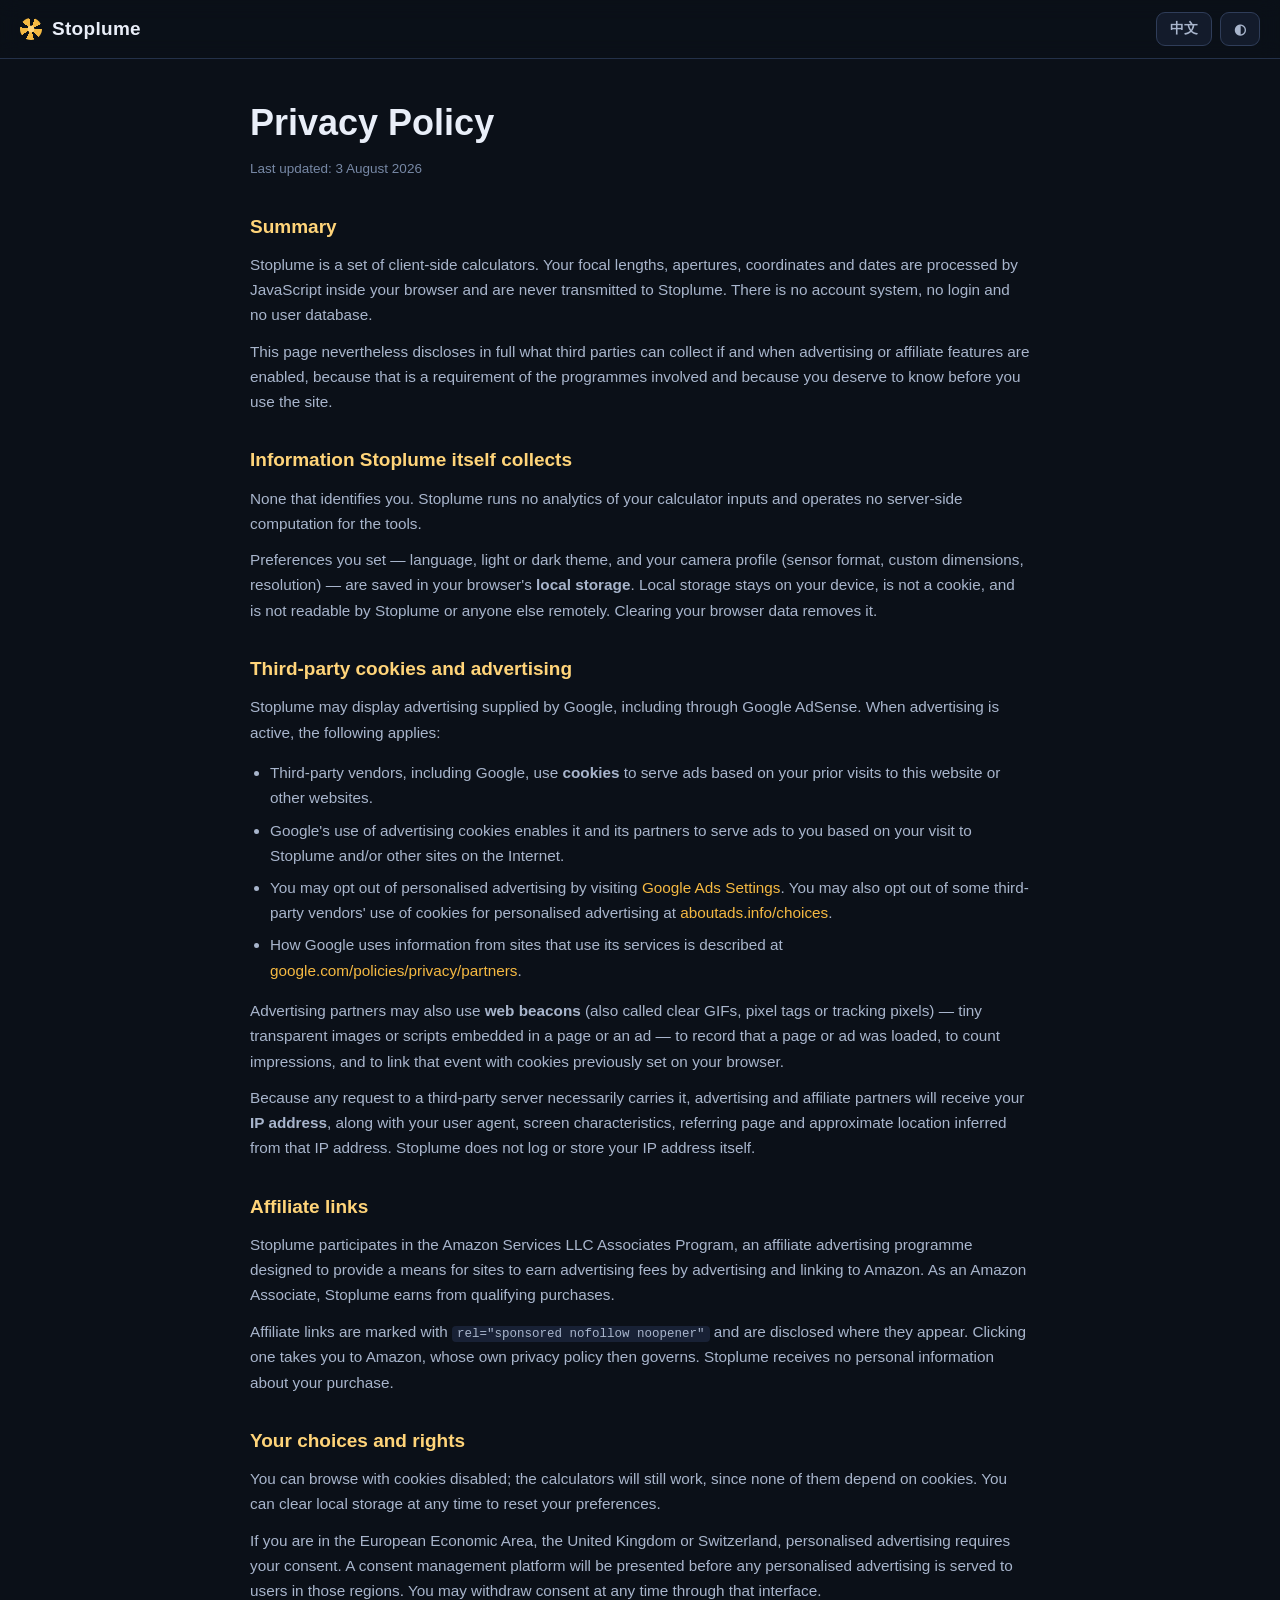
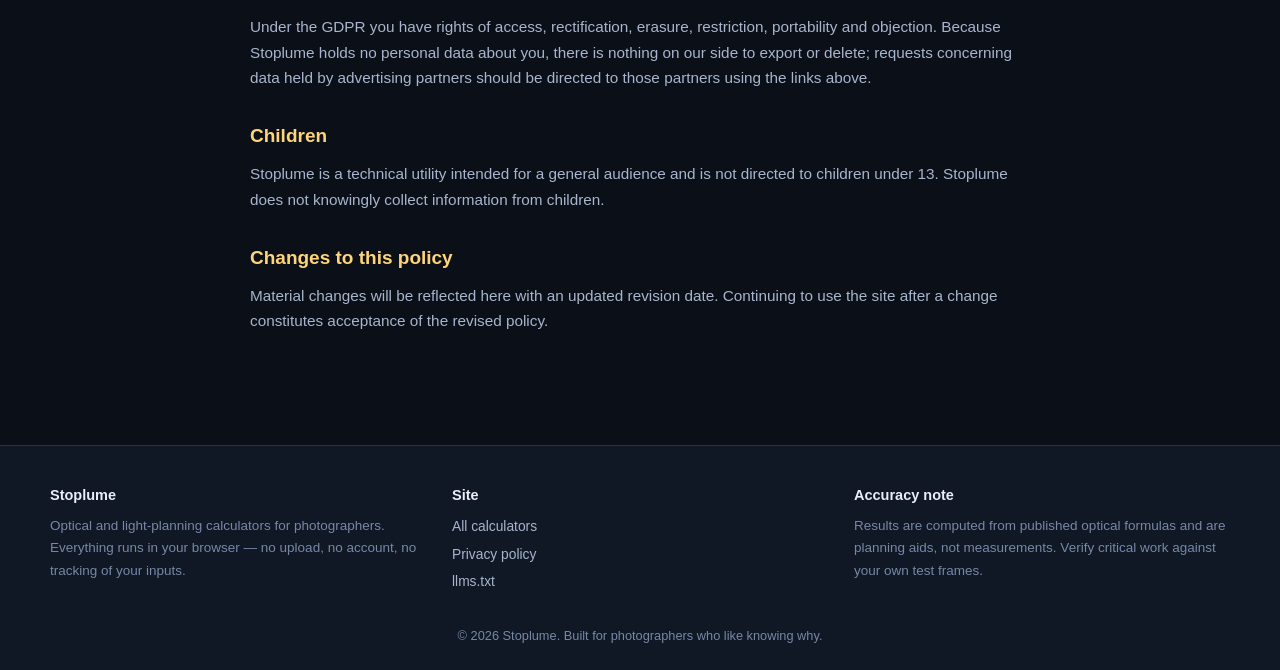
<file: privacy.html>
<!DOCTYPE html>
<html lang="en" data-lang="en">
<head>
<meta charset="utf-8">
<meta name="viewport" content="width=device-width, initial-scale=1">
<title data-en="Privacy Policy | Stoplume" data-zh="隐私政策 | Stoplume">Privacy Policy | Stoplume</title>
<meta name="description" content="How Stoplume handles data: no accounts, no input logging, and full disclosure of third-party cookies, web beacons and IP address collection by advertising partners." data-en="How Stoplume handles data: no accounts, no input logging, and full disclosure of third-party cookies, web beacons and IP address collection by advertising partners." data-zh="Stoplume 如何处理数据：无账号、不记录输入，并完整披露广告合作方对第三方 Cookie、网络信标与 IP 地址的收集。">
<meta name="keywords" content="privacy policy, cookies, web beacons, IP address, Google AdSense, Amazon Associates">
<link rel="canonical" href="https://stoplume.com/privacy.html">
<link rel="alternate" hreflang="en" href="https://stoplume.com/privacy.html">
<link rel="alternate" hreflang="zh-CN" href="https://stoplume.com/privacy.html?lang=zh">
<link rel="alternate" hreflang="x-default" href="https://stoplume.com/privacy.html">
<meta property="og:type" content="website">
<meta property="og:title" content="Privacy Policy | Stoplume">
<meta property="og:description" content="How Stoplume handles data: no accounts, no input logging, and full disclosure of third-party cookies, web beacons and IP address collection by advertising partners.">
<meta property="og:url" content="https://stoplume.com/privacy.html">
<meta property="og:image" content="https://stoplume.com/og-image.png">
<meta property="og:site_name" content="Stoplume">
<meta name="twitter:card" content="summary_large_image">
<meta name="theme-color" content="#0d1220">
<link rel="icon" href="favicon.svg" type="image/svg+xml">
<link rel="stylesheet" href="styles.css">
<!-- No advertising script is present on this page by policy. -->
<script type="application/ld+json">{
 "@context": "https://schema.org",
 "@type": "WebPage",
 "name": "Privacy Policy",
 "url": "https://stoplume.com/privacy.html",
 "isPartOf": {
  "@type": "WebSite",
  "name": "Stoplume",
  "url": "https://stoplume.com/"
 }
}</script>
</head>
<body>
<a class="skip" href="#main" data-en="Skip to content" data-zh="跳到主要内容">Skip to content</a>
<header class="site-head">
  <a class="brand" href="index.html">
    <span class="brand-mark" aria-hidden="true"></span>
    <span class="brand-text">Stoplume</span>
  </a>
  <div class="head-actions">
    <button type="button" id="lang-btn" class="ghost-btn" aria-label="Switch language">中文</button>
    <button type="button" id="theme-btn" class="ghost-btn" aria-label="Switch theme">◐</button>
  </div>
</header>

<main id="main" class="legal">
<h1 data-en="Privacy Policy" data-zh="隐私政策">Privacy Policy</h1>
<p class="updated" data-en="Last updated: 3 August 2026" data-zh="最后更新：2026 年 8 月 3 日">Last updated: 3 August 2026</p>
<h2 data-en="Summary" data-zh="摘要">Summary</h2><div data-en="Stoplume is a set of client-side calculators. Your focal lengths, apertures, coordinates and dates are processed by JavaScript inside your browser and are never transmitted to Stoplume. There is no account system, no login and no user database." data-zh="Stoplume 是一组纯客户端计算器。你的焦距、光圈、坐标与日期都在浏览器内由 JavaScript 处理，绝不会传送给 Stoplume。本站没有账号系统、没有登录、没有用户数据库。">Stoplume is a set of client-side calculators. Your focal lengths, apertures, coordinates and dates are processed by JavaScript inside your browser and are never transmitted to Stoplume. There is no account system, no login and no user database.</div><div data-en="This page nevertheless discloses in full what third parties can collect if and when advertising or affiliate features are enabled, because that is a requirement of the programmes involved and because you deserve to know before you use the site." data-zh="尽管如此，本页仍完整披露：在广告或联盟功能启用时，第三方可能收集哪些信息。这既是相关计划的要求，也因为你有权在使用之前知道这些。">This page nevertheless discloses in full what third parties can collect if and when advertising or affiliate features are enabled, because that is a requirement of the programmes involved and because you deserve to know before you use the site.</div><h2 data-en="Information Stoplume itself collects" data-zh="Stoplume 自身收集的信息">Information Stoplume itself collects</h2><div data-en="None that identifies you. Stoplume runs no analytics of your calculator inputs and operates no server-side computation for the tools." data-zh="没有任何可识别你身份的信息。Stoplume 不对计算器输入做任何分析，工具也不使用任何服务端计算。">None that identifies you. Stoplume runs no analytics of your calculator inputs and operates no server-side computation for the tools.</div><div data-en="Preferences you set — language, light or dark theme, and your camera profile (sensor format, custom dimensions, resolution) — are saved in your browser&#x27;s &lt;strong&gt;local storage&lt;/strong&gt;. Local storage stays on your device, is not a cookie, and is not readable by Stoplume or anyone else remotely. Clearing your browser data removes it." data-zh="你设置的偏好——语言、明暗主题、相机档案（画幅、自定义尺寸、像素数）——保存在浏览器的 &lt;strong&gt;local storage&lt;/strong&gt; 中。它留在你的设备上，不是 Cookie，Stoplume 或任何人都无法远程读取。清除浏览器数据即可删除。">Preferences you set — language, light or dark theme, and your camera profile (sensor format, custom dimensions, resolution) — are saved in your browser's <strong>local storage</strong>. Local storage stays on your device, is not a cookie, and is not readable by Stoplume or anyone else remotely. Clearing your browser data removes it.</div><h2 data-en="Third-party cookies and advertising" data-zh="第三方 Cookie 与广告">Third-party cookies and advertising</h2><div data-en="Stoplume may display advertising supplied by Google, including through Google AdSense. When advertising is active, the following applies:" data-zh="Stoplume 可能展示由 Google 提供的广告，包括通过 Google AdSense。广告启用时，以下条款适用：">Stoplume may display advertising supplied by Google, including through Google AdSense. When advertising is active, the following applies:</div><div data-en="&lt;ul&gt;&lt;li&gt;Third-party vendors, including Google, use &lt;strong&gt;cookies&lt;/strong&gt; to serve ads based on your prior visits to this website or other websites.&lt;/li&gt;&lt;li&gt;Google&#x27;s use of advertising cookies enables it and its partners to serve ads to you based on your visit to Stoplume and/or other sites on the Internet.&lt;/li&gt;&lt;li&gt;You may opt out of personalised advertising by visiting &lt;a href=&quot;https://www.google.com/settings/ads&quot; target=&quot;_blank&quot; rel=&quot;noopener nofollow&quot;&gt;Google Ads Settings&lt;/a&gt;. You may also opt out of some third-party vendors&#x27; use of cookies for personalised advertising at &lt;a href=&quot;https://www.aboutads.info/choices/&quot; target=&quot;_blank&quot; rel=&quot;noopener nofollow&quot;&gt;aboutads.info/choices&lt;/a&gt;.&lt;/li&gt;&lt;li&gt;How Google uses information from sites that use its services is described at &lt;a href=&quot;https://www.google.com/policies/privacy/partners/&quot; target=&quot;_blank&quot; rel=&quot;noopener nofollow&quot;&gt;google.com/policies/privacy/partners&lt;/a&gt;.&lt;/li&gt;&lt;/ul&gt;" data-zh="&lt;ul&gt;&lt;li&gt;包括 Google 在内的第三方供应商会使用 &lt;strong&gt;Cookie&lt;/strong&gt;，根据你此前对本网站或其他网站的访问来投放广告。&lt;/li&gt;&lt;li&gt;Google 使用广告 Cookie，使其及其合作伙伴能够根据你对 Stoplume 和/或互联网上其他网站的访问向你投放广告。&lt;/li&gt;&lt;li&gt;你可以访问 &lt;a href=&quot;https://www.google.com/settings/ads&quot; target=&quot;_blank&quot; rel=&quot;noopener nofollow&quot;&gt;Google 广告设置&lt;/a&gt; 停用个性化广告，也可以在 &lt;a href=&quot;https://www.aboutads.info/choices/&quot; target=&quot;_blank&quot; rel=&quot;noopener nofollow&quot;&gt;aboutads.info/choices&lt;/a&gt; 停用部分第三方供应商用于个性化广告的 Cookie。&lt;/li&gt;&lt;li&gt;Google 如何使用来自使用其服务的网站的信息，说明见 &lt;a href=&quot;https://www.google.com/policies/privacy/partners/&quot; target=&quot;_blank&quot; rel=&quot;noopener nofollow&quot;&gt;google.com/policies/privacy/partners&lt;/a&gt;。&lt;/li&gt;&lt;/ul&gt;"><ul><li>Third-party vendors, including Google, use <strong>cookies</strong> to serve ads based on your prior visits to this website or other websites.</li><li>Google's use of advertising cookies enables it and its partners to serve ads to you based on your visit to Stoplume and/or other sites on the Internet.</li><li>You may opt out of personalised advertising by visiting <a href="https://www.google.com/settings/ads" target="_blank" rel="noopener nofollow">Google Ads Settings</a>. You may also opt out of some third-party vendors' use of cookies for personalised advertising at <a href="https://www.aboutads.info/choices/" target="_blank" rel="noopener nofollow">aboutads.info/choices</a>.</li><li>How Google uses information from sites that use its services is described at <a href="https://www.google.com/policies/privacy/partners/" target="_blank" rel="noopener nofollow">google.com/policies/privacy/partners</a>.</li></ul></div><div data-en="Advertising partners may also use &lt;strong&gt;web beacons&lt;/strong&gt; (also called clear GIFs, pixel tags or tracking pixels) — tiny transparent images or scripts embedded in a page or an ad — to record that a page or ad was loaded, to count impressions, and to link that event with cookies previously set on your browser." data-zh="广告合作方还可能使用&lt;strong&gt;网络信标&lt;/strong&gt;（web beacon，亦称透明 GIF、像素标签或追踪像素）——嵌入在页面或广告中的微小透明图片或脚本——用于记录页面/广告已被加载、统计展示次数，并将该事件与此前在你浏览器上设置的 Cookie 关联。">Advertising partners may also use <strong>web beacons</strong> (also called clear GIFs, pixel tags or tracking pixels) — tiny transparent images or scripts embedded in a page or an ad — to record that a page or ad was loaded, to count impressions, and to link that event with cookies previously set on your browser.</div><div data-en="Because any request to a third-party server necessarily carries it, advertising and affiliate partners will receive your &lt;strong&gt;IP address&lt;/strong&gt;, along with your user agent, screen characteristics, referring page and approximate location inferred from that IP address. Stoplume does not log or store your IP address itself." data-zh="由于向第三方服务器发出的任何请求都必然携带，广告与联盟合作方将获得你的 &lt;strong&gt;IP 地址&lt;/strong&gt;，以及用户代理、屏幕特征、来源页面和由该 IP 推断的大致位置。Stoplume 自身不记录也不存储你的 IP 地址。">Because any request to a third-party server necessarily carries it, advertising and affiliate partners will receive your <strong>IP address</strong>, along with your user agent, screen characteristics, referring page and approximate location inferred from that IP address. Stoplume does not log or store your IP address itself.</div><h2 data-en="Affiliate links" data-zh="联盟链接">Affiliate links</h2><div data-en="Stoplume participates in the Amazon Services LLC Associates Program, an affiliate advertising programme designed to provide a means for sites to earn advertising fees by advertising and linking to Amazon. As an Amazon Associate, Stoplume earns from qualifying purchases." data-zh="Stoplume 参与 Amazon Services LLC Associates Program（亚马逊联盟计划），这是一项通过为亚马逊做广告与链接使站点获得广告费用的联盟广告计划。作为亚马逊联盟成员，Stoplume 从符合条件的购买中获得收入。">Stoplume participates in the Amazon Services LLC Associates Program, an affiliate advertising programme designed to provide a means for sites to earn advertising fees by advertising and linking to Amazon. As an Amazon Associate, Stoplume earns from qualifying purchases.</div><div data-en="Affiliate links are marked with &lt;code&gt;rel=&quot;sponsored nofollow noopener&quot;&lt;/code&gt; and are disclosed where they appear. Clicking one takes you to Amazon, whose own privacy policy then governs. Stoplume receives no personal information about your purchase." data-zh="联盟链接均标注 &lt;code&gt;rel=&quot;sponsored nofollow noopener&quot;&lt;/code&gt;，并在出现位置予以披露。点击后你将前往亚马逊，届时适用亚马逊自己的隐私政策。Stoplume 不会收到关于你购买行为的任何个人信息。">Affiliate links are marked with <code>rel="sponsored nofollow noopener"</code> and are disclosed where they appear. Clicking one takes you to Amazon, whose own privacy policy then governs. Stoplume receives no personal information about your purchase.</div><h2 data-en="Your choices and rights" data-zh="你的选择与权利">Your choices and rights</h2><div data-en="You can browse with cookies disabled; the calculators will still work, since none of them depend on cookies. You can clear local storage at any time to reset your preferences." data-zh="你可以在禁用 Cookie 的情况下浏览；计算器照常工作，因为它们都不依赖 Cookie。你可以随时清除 local storage 以重置偏好。">You can browse with cookies disabled; the calculators will still work, since none of them depend on cookies. You can clear local storage at any time to reset your preferences.</div><div data-en="If you are in the European Economic Area, the United Kingdom or Switzerland, personalised advertising requires your consent. A consent management platform will be presented before any personalised advertising is served to users in those regions. You may withdraw consent at any time through that interface." data-zh="如果你位于欧洲经济区、英国或瑞士，个性化广告需要你的同意。在向这些地区用户投放任何个性化广告之前，将先呈现同意管理平台。你可以随时通过该界面撤回同意。">If you are in the European Economic Area, the United Kingdom or Switzerland, personalised advertising requires your consent. A consent management platform will be presented before any personalised advertising is served to users in those regions. You may withdraw consent at any time through that interface.</div><div data-en="Under the GDPR you have rights of access, rectification, erasure, restriction, portability and objection. Because Stoplume holds no personal data about you, there is nothing on our side to export or delete; requests concerning data held by advertising partners should be directed to those partners using the links above." data-zh="根据 GDPR，你享有访问、更正、删除、限制处理、可携带与反对的权利。由于 Stoplume 不持有关于你的个人数据，我们这边没有任何内容可供导出或删除；涉及广告合作方所持数据的请求，请通过上文链接直接向这些合作方提出。">Under the GDPR you have rights of access, rectification, erasure, restriction, portability and objection. Because Stoplume holds no personal data about you, there is nothing on our side to export or delete; requests concerning data held by advertising partners should be directed to those partners using the links above.</div><h2 data-en="Children" data-zh="儿童">Children</h2><div data-en="Stoplume is a technical utility intended for a general audience and is not directed to children under 13. Stoplume does not knowingly collect information from children." data-zh="Stoplume 是面向一般受众的技术工具，并非针对 13 岁以下儿童。Stoplume 不会在知情的情况下收集儿童信息。">Stoplume is a technical utility intended for a general audience and is not directed to children under 13. Stoplume does not knowingly collect information from children.</div><h2 data-en="Changes to this policy" data-zh="本政策的变更">Changes to this policy</h2><div data-en="Material changes will be reflected here with an updated revision date. Continuing to use the site after a change constitutes acceptance of the revised policy." data-zh="重大变更将在此处更新并标注修订日期。变更后继续使用本站，即视为接受修订后的政策。">Material changes will be reflected here with an updated revision date. Continuing to use the site after a change constitutes acceptance of the revised policy.</div>
</main>

<footer class="site-foot">
  <div class="foot-grid">
    <div>
      <strong>Stoplume</strong>
      <p data-en="Optical and light-planning calculators for photographers. Everything runs in your browser — no upload, no account, no tracking of your inputs."
         data-zh="给摄影师的光学与用光计算工具。全部在浏览器内运行——不上传、不注册、不追踪你的输入。">Optical and light-planning calculators for photographers. Everything runs in your browser — no upload, no account, no tracking of your inputs.</p>
    </div>
    <div>
      <strong data-en="Site" data-zh="站点">Site</strong>
      <ul>
        <li><a href="index.html" data-en="All calculators" data-zh="全部计算器">All calculators</a></li>
        <li><a href="privacy.html" data-en="Privacy policy" data-zh="隐私政策">Privacy policy</a></li>
        <li><a href="llms.txt" data-en="llms.txt" data-zh="llms.txt">llms.txt</a></li>
      </ul>
    </div>
    <div>
      <strong data-en="Accuracy note" data-zh="精度说明">Accuracy note</strong>
      <p data-en="Results are computed from published optical formulas and are planning aids, not measurements. Verify critical work against your own test frames."
         data-zh="结果依据公开的光学公式计算，属于规划参考而非实测数据。关键工作请以自己的试拍文件为准。">Results are computed from published optical formulas and are planning aids, not measurements. Verify critical work against your own test frames.</p>
    </div>
  </div>
  <p class="copyright">© 2026 Stoplume. <span data-en="Built for photographers who like knowing why." data-zh="献给想知道「为什么」的摄影师。">Built for photographers who like knowing why.</span></p>
</footer>
<script src="app.js"></script>
</body>
</html>
</file>
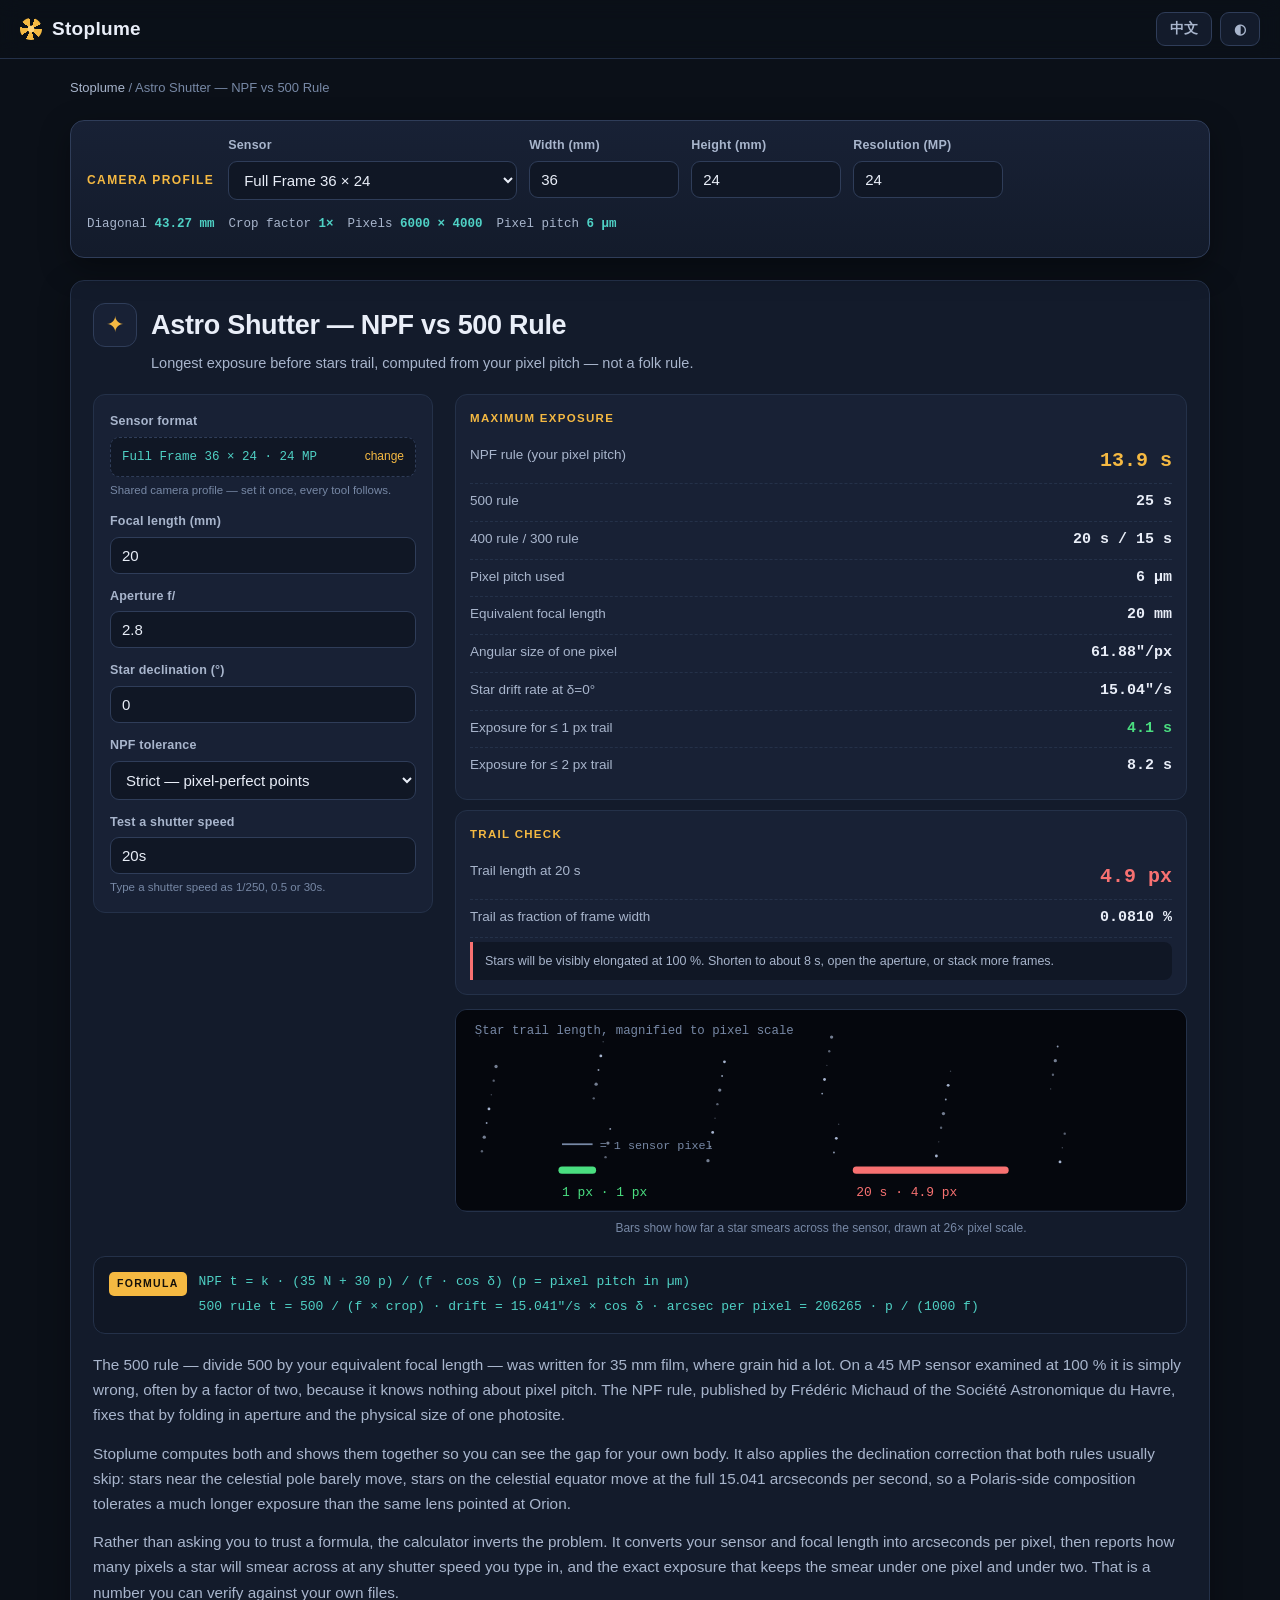
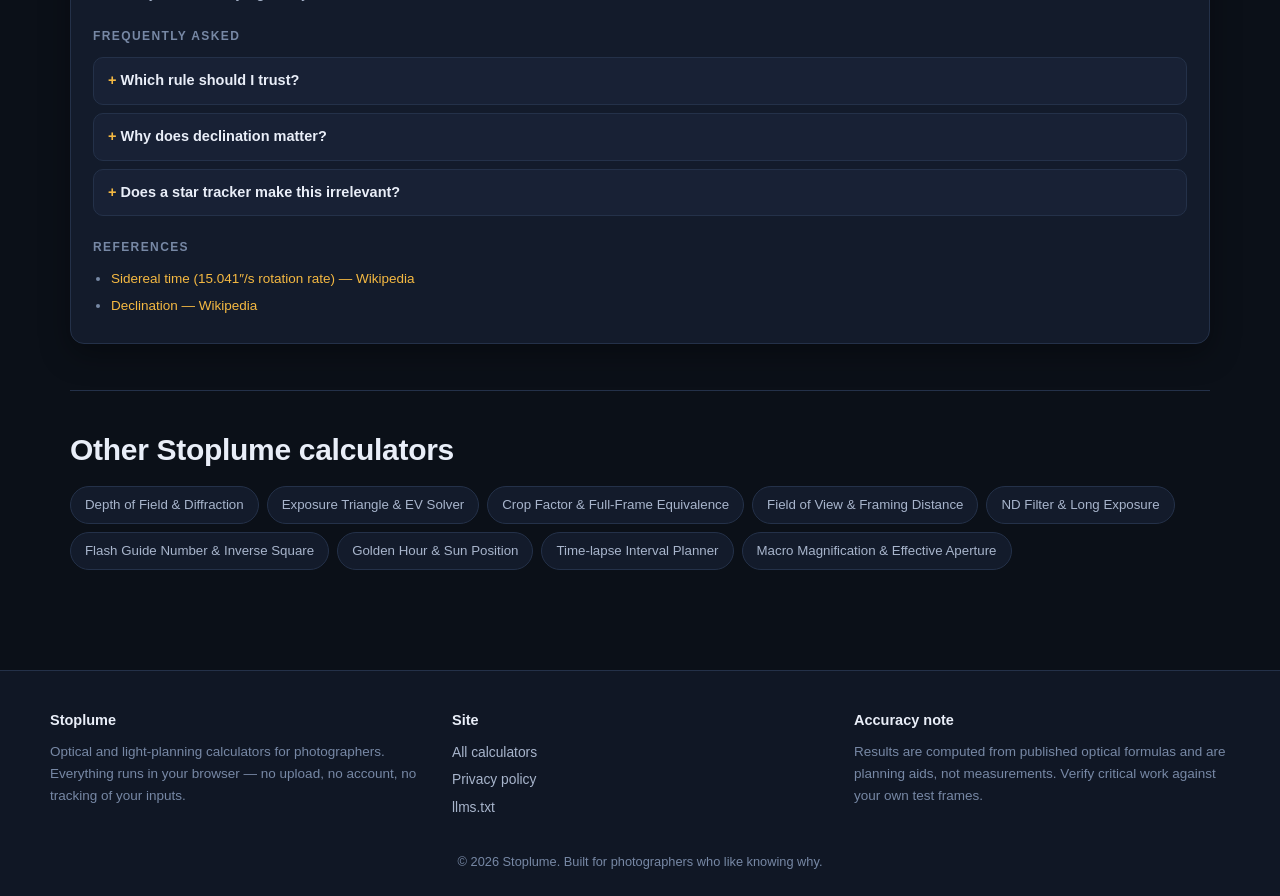
<file: tools/astrophotography-shutter-calculator.html>
<!DOCTYPE html>
<html lang="en" data-lang="en">
<head>
<meta charset="utf-8">
<meta name="viewport" content="width=device-width, initial-scale=1">
<title data-en="Astro Shutter — NPF vs 500 Rule — free &amp; bilingual | Stoplume" data-zh="星空快门 — NPF 与 500 法则 — 免费中英双语 | Stoplume">Astro Shutter — NPF vs 500 Rule — free &amp; bilingual | Stoplume</title>
<meta name="description" content="Longest exposure before stars trail, computed from your pixel pitch — not a folk rule." data-en="Longest exposure before stars trail, computed from your pixel pitch — not a folk rule." data-zh="根据你的像素间距计算星点拖线前的最长曝光，而不是拍脑袋的口诀。">
<meta name="keywords" content="500 rule calculator, NPF rule, astrophotography exposure time, star trail calculator, milky way shutter speed">
<link rel="canonical" href="https://stoplume.com/tools/astrophotography-shutter-calculator.html">
<link rel="alternate" hreflang="en" href="https://stoplume.com/tools/astrophotography-shutter-calculator.html">
<link rel="alternate" hreflang="zh-CN" href="https://stoplume.com/tools/astrophotography-shutter-calculator.html?lang=zh">
<link rel="alternate" hreflang="x-default" href="https://stoplume.com/tools/astrophotography-shutter-calculator.html">
<meta property="og:type" content="website">
<meta property="og:title" content="Astro Shutter — NPF vs 500 Rule — free &amp; bilingual | Stoplume">
<meta property="og:description" content="Longest exposure before stars trail, computed from your pixel pitch — not a folk rule.">
<meta property="og:url" content="https://stoplume.com/tools/astrophotography-shutter-calculator.html">
<meta property="og:image" content="https://stoplume.com/og-image.png">
<meta property="og:site_name" content="Stoplume">
<meta name="twitter:card" content="summary_large_image">
<meta name="theme-color" content="#0d1220">
<link rel="icon" href="../favicon.svg" type="image/svg+xml">
<link rel="stylesheet" href="../styles.css">
<!-- Google AdSense Auto Ads: activate by replacing ca-pub-XXXXXXXXXXXXXX with a real publisher ID and removing these comment markers. No manual ad slots are used anywhere on this site. -->
<!-- <script async src="https://pagead2.googlesyndication.com/pagead/js/adsbygoogle.js?client=ca-pub-XXXXXXXXXXXXXX" crossorigin="anonymous"></script> -->
<script type="application/ld+json">{
 "@context": "https://schema.org",
 "@graph": [
  {
   "@type": "WebApplication",
   "name": "Astro Shutter — NPF vs 500 Rule",
   "url": "https://stoplume.com/tools/astrophotography-shutter-calculator.html",
   "applicationCategory": "MultimediaApplication",
   "operatingSystem": "Any modern browser",
   "browserRequirements": "Requires JavaScript",
   "description": "Longest exposure before stars trail, computed from your pixel pitch — not a folk rule.",
   "offers": {
    "@type": "Offer",
    "price": "0",
    "priceCurrency": "USD"
   },
   "isPartOf": {
    "@type": "WebSite",
    "name": "Stoplume",
    "url": "https://stoplume.com/"
   }
  },
  {
   "@type": "BreadcrumbList",
   "itemListElement": [
    {
     "@type": "ListItem",
     "position": 1,
     "name": "Stoplume",
     "item": "https://stoplume.com/"
    },
    {
     "@type": "ListItem",
     "position": 2,
     "name": "Astro Shutter — NPF vs 500 Rule",
     "item": "https://stoplume.com/tools/astrophotography-shutter-calculator.html"
    }
   ]
  },
  {
   "@type": "FAQPage",
   "mainEntity": [
    {
     "@type": "Question",
     "name": "Which rule should I trust?",
     "acceptedAnswer": {
      "@type": "Answer",
      "text": "Use NPF for anything you will print or view at 100 %, and treat the 500 rule as a rough field fallback. The two agree only by coincidence on low-resolution full-frame bodies at moderate focal lengths."
     }
    },
    {
     "@type": "Question",
     "name": "Why does declination matter?",
     "acceptedAnswer": {
      "@type": "Answer",
      "text": "Apparent star speed is proportional to the cosine of declination. At δ = 60° stars drift at half the equatorial rate, so you can double the exposure for the same trail length — a real, measurable gain, not a rounding trick."
     }
    },
    {
     "@type": "Question",
     "name": "Does a star tracker make this irrelevant?",
     "acceptedAnswer": {
      "@type": "Answer",
      "text": "It changes the question. With a tracker your limit becomes polar-alignment error and periodic error rather than Earth's rotation, but these numbers still tell you what an untracked frame in the same set can afford — useful when you shoot a tracked sky and an untracked foreground."
     }
    }
   ]
  }
 ]
}</script>
</head>
<body>
<a class="skip" href="#main" data-en="Skip to content" data-zh="跳到主要内容">Skip to content</a>
<header class="site-head">
  <a class="brand" href="../index.html">
    <span class="brand-mark" aria-hidden="true"></span>
    <span class="brand-text">Stoplume</span>
  </a>
  <div class="head-actions">
    <button type="button" id="lang-btn" class="ghost-btn" aria-label="Switch language">中文</button>
    <button type="button" id="theme-btn" class="ghost-btn" aria-label="Switch theme">◐</button>
  </div>
</header>

<main id="main">
<nav class="crumbs" aria-label="Breadcrumb">
  <a href="../index.html">Stoplume</a> <span aria-hidden="true">/</span>
  <span data-en="Astro Shutter — NPF vs 500 Rule" data-zh="星空快门 — NPF 与 500 法则">Astro Shutter — NPF vs 500 Rule</span>
</nav>

<section class="camera" id="camera">
  <div class="camera-inner">
    <span class="camera-label" data-en="Camera profile" data-zh="相机档案">Camera profile</span>
    <div class="camera-fields">
      <div class="field">
        <label for="cam-sensor" data-en="Sensor" data-zh="画幅">Sensor</label>
        <select id="cam-sensor"><option value="ff" selected>Full Frame 36 × 24</option><option value="apsc">APS-C 23.5 × 15.6 (Sony/Nikon/Fuji)</option><option value="apsc_c">APS-C 22.3 × 14.9 (Canon)</option><option value="apsh">APS-H 27.9 × 18.6</option><option value="mft">Micro Four Thirds 17.3 × 13.0</option><option value="one">1&quot; type 13.2 × 8.8</option><option value="gfx">Medium format 43.8 × 32.9</option><option value="s35">Super 35 cine 24.89 × 18.66</option><option value="smaller">1/1.28&quot; phone 9.8 × 7.3</option><option value="custom">Custom…</option></select>
      </div>
      <div class="field cam-custom" id="cam-custom-w" hidden>
        <label for="cam-w" data-en="Width (mm)" data-zh="宽度（mm）">Width (mm)</label>
        <input type="number" id="cam-w" value="36" min="1" max="200" step="0.01" inputmode="decimal">
      </div>
      <div class="field cam-custom" id="cam-custom-h" hidden>
        <label for="cam-h" data-en="Height (mm)" data-zh="高度（mm）">Height (mm)</label>
        <input type="number" id="cam-h" value="24" min="1" max="200" step="0.01" inputmode="decimal">
      </div>
      <div class="field">
        <label for="cam-mp" data-en="Resolution (MP)" data-zh="像素（MP）">Resolution (MP)</label>
        <input type="number" id="cam-mp" value="24" min="1" max="250" step="0.1" inputmode="decimal">
      </div>
    </div>
    <div class="camera-derived" id="cam-derived"></div>
  </div>
</section>
<div class="panels">
<section class="panel panel-solo" id="tool-astro" data-tool="astro">
  <header class="panel-head">
    <span class="panel-icon" aria-hidden="true">✦</span>
    <div>
      <h1 data-en="Astro Shutter — NPF vs 500 Rule" data-zh="星空快门 — NPF 与 500 法则">Astro Shutter — NPF vs 500 Rule</h1>
      <p class="panel-sub" data-en="Longest exposure before stars trail, computed from your pixel pitch — not a folk rule." data-zh="根据你的像素间距计算星点拖线前的最长曝光，而不是拍脑袋的口诀。">Longest exposure before stars trail, computed from your pixel pitch — not a folk rule.</p>
    </div>
  </header>
  <div class="tool-grid">
    <form class="inputs" onsubmit="return false;" autocomplete="off"><div class="field field-cam"><label for="astro-sensor" data-en="Sensor format" data-zh="画幅">Sensor format</label><div class="camchip" data-camchip="1"><span class="camchip-name">Full Frame 36 × 24</span><a class="camchip-edit" href="#camera" data-en="change" data-zh="更改">change</a></div><small class="hint" data-en="Shared camera profile — set it once, every tool follows." data-zh="全站共用的相机档案——设置一次，所有工具同步。">Shared camera profile — set it once, every tool follows.</small></div><div class="field"><label for="astro-focal" data-en="Focal length (mm)" data-zh="焦距（mm）">Focal length (mm)</label><input type="number" id="astro-focal" value="20" min="1" max="2000" step="0.1" inputmode="decimal"></div><div class="field"><label for="astro-aperture" data-en="Aperture f/" data-zh="光圈 f/">Aperture f/</label><input type="number" id="astro-aperture" value="2.8" min="0.7" max="32" step="0.1" inputmode="decimal"></div><div class="field"><label for="astro-dec" data-en="Star declination (°)" data-zh="恒星赤纬（°）">Star declination (°)</label><input type="number" id="astro-dec" value="0" min="-89" max="89" step="1" inputmode="decimal"></div><div class="field"><label for="astro-acc" data-en="NPF tolerance" data-zh="NPF 容差">NPF tolerance</label><select id="astro-acc"><option value="1" selected data-en="Strict — pixel-perfect points" data-zh="严格 — 像素级点状">Strict — pixel-perfect points</option><option value="2" data-en="Default — mild trailing accepted" data-zh="默认 — 允许轻微拖线">Default — mild trailing accepted</option><option value="3" data-en="Loose — web-size output" data-zh="宽松 — 网络尺寸输出">Loose — web-size output</option></select></div><div class="field"><label for="astro-test" data-en="Test a shutter speed" data-zh="试算某个快门">Test a shutter speed</label><input type="text" id="astro-test" value="20s" autocomplete="off"><small class="hint" data-en="Type a shutter speed as 1/250, 0.5 or 30s." data-zh="快门可输入 1/250、0.5 或 30s 等格式。">Type a shutter speed as 1/250, 0.5 or 30s.</small></div></form>
    <div class="outputs">
      <div class="results" id="astro-out" role="status" aria-live="polite"></div>
      <figure class="viz"><div id="astro-svg"></div>
        <figcaption class="viz-cap" id="astro-cap"></figcaption></figure>
    </div>
  </div>
  <div class="formula"><span class="formula-tag" data-en="Formula" data-zh="公式">Formula</span>
    <code>NPF t = k · (35 N + 30 p) / (f · cos δ)   (p = pixel pitch in µm)<br>500 rule t = 500 / (f × crop)    ·    drift = 15.041″/s × cos δ    ·    arcsec per pixel = 206265 · p / (1000 f)</code></div>
  <div class="explain"><p data-en="The 500 rule — divide 500 by your equivalent focal length — was written for 35 mm film, where grain hid a lot. On a 45 MP sensor examined at 100 % it is simply wrong, often by a factor of two, because it knows nothing about pixel pitch. The NPF rule, published by Frédéric Michaud of the Société Astronomique du Havre, fixes that by folding in aperture and the physical size of one photosite." data-zh="500 法则——500 除以等效焦距——是为 35mm 胶片写的，那时颗粒掩盖了很多问题。在 4500 万像素传感器上放大到 100% 看，它就是错的，常常错一倍，因为它完全不知道像素间距。NPF 法则由勒阿弗尔天文学会的 Frédéric Michaud 提出，通过引入光圈和单个感光点的物理尺寸修正了这个问题。">The 500 rule — divide 500 by your equivalent focal length — was written for 35 mm film, where grain hid a lot. On a 45 MP sensor examined at 100 % it is simply wrong, often by a factor of two, because it knows nothing about pixel pitch. The NPF rule, published by Frédéric Michaud of the Société Astronomique du Havre, fixes that by folding in aperture and the physical size of one photosite.</p><p data-en="Stoplume computes both and shows them together so you can see the gap for your own body. It also applies the declination correction that both rules usually skip: stars near the celestial pole barely move, stars on the celestial equator move at the full 15.041 arcseconds per second, so a Polaris-side composition tolerates a much longer exposure than the same lens pointed at Orion." data-zh="Stoplume 同时算出两者并排显示，让你看清自己这台机身上的差距。它还加入了两条法则通常都跳过的赤纬修正：靠近天极的恒星几乎不动，天赤道上的恒星以完整的每秒 15.041 角秒移动——所以对着北极星方向构图能容忍的曝光时间，比同一支镜头对着猎户座长得多。">Stoplume computes both and shows them together so you can see the gap for your own body. It also applies the declination correction that both rules usually skip: stars near the celestial pole barely move, stars on the celestial equator move at the full 15.041 arcseconds per second, so a Polaris-side composition tolerates a much longer exposure than the same lens pointed at Orion.</p><p data-en="Rather than asking you to trust a formula, the calculator inverts the problem. It converts your sensor and focal length into arcseconds per pixel, then reports how many pixels a star will smear across at any shutter speed you type in, and the exact exposure that keeps the smear under one pixel and under two. That is a number you can verify against your own files." data-zh="与其让你相信某个公式，这个计算器把问题反过来：它把你的传感器和焦距换算成「每像素多少角秒」，然后告诉你输入的任意快门下星点会拖过多少个像素，以及把拖线控制在 1 像素和 2 像素以内的精确曝光时间。这是你可以拿自己的文件去验证的数字。">Rather than asking you to trust a formula, the calculator inverts the problem. It converts your sensor and focal length into arcseconds per pixel, then reports how many pixels a star will smear across at any shutter speed you type in, and the exact exposure that keeps the smear under one pixel and under two. That is a number you can verify against your own files.</p></div>
  <div class="faq">
    <h3 data-en="Frequently asked" data-zh="常见问题">Frequently asked</h3>
    <details class="faq-item"><summary data-en="Which rule should I trust?" data-zh="该信哪条法则？">Which rule should I trust?</summary><p data-en="Use NPF for anything you will print or view at 100 %, and treat the 500 rule as a rough field fallback. The two agree only by coincidence on low-resolution full-frame bodies at moderate focal lengths." data-zh="凡是要出片或 100% 查看的，用 NPF；500 法则只当作现场的粗略兜底。两者只在低像素全画幅配中等焦距时才碰巧接近。">Use NPF for anything you will print or view at 100 %, and treat the 500 rule as a rough field fallback. The two agree only by coincidence on low-resolution full-frame bodies at moderate focal lengths.</p></details><details class="faq-item"><summary data-en="Why does declination matter?" data-zh="赤纬为什么重要？">Why does declination matter?</summary><p data-en="Apparent star speed is proportional to the cosine of declination. At δ = 60° stars drift at half the equatorial rate, so you can double the exposure for the same trail length — a real, measurable gain, not a rounding trick." data-zh="恒星视运动速度正比于赤纬的余弦。δ = 60° 时漂移速度只有天赤道的一半，同样的拖线长度可以曝光加倍——这是真实可测的收益，不是四舍五入的把戏。">Apparent star speed is proportional to the cosine of declination. At δ = 60° stars drift at half the equatorial rate, so you can double the exposure for the same trail length — a real, measurable gain, not a rounding trick.</p></details><details class="faq-item"><summary data-en="Does a star tracker make this irrelevant?" data-zh="用赤道仪就不用管这些了吗？">Does a star tracker make this irrelevant?</summary><p data-en="It changes the question. With a tracker your limit becomes polar-alignment error and periodic error rather than Earth&#x27;s rotation, but these numbers still tell you what an untracked frame in the same set can afford — useful when you shoot a tracked sky and an untracked foreground." data-zh="问题会变。用了跟踪后，限制变成极轴校准误差和周期误差，而不是地球自转；但这些数字仍然告诉你同一组里未跟踪的那张能撑多久——拍「跟踪天空 + 静止前景」时很有用。">It changes the question. With a tracker your limit becomes polar-alignment error and periodic error rather than Earth&#x27;s rotation, but these numbers still tell you what an untracked frame in the same set can afford — useful when you shoot a tracked sky and an untracked foreground.</p></details>
  </div>
  <div class="sources">
    <h3 data-en="References" data-zh="参考来源">References</h3>
    <ul><li><a href="https://en.wikipedia.org/wiki/Sidereal_time" target="_blank" rel="noopener nofollow">Sidereal time (15.041″/s rotation rate) — Wikipedia</a></li><li><a href="https://en.wikipedia.org/wiki/Declination" target="_blank" rel="noopener nofollow">Declination — Wikipedia</a></li></ul>
  </div>
</section></div>
<section class="section">
  <h2 data-en="Other Stoplume calculators" data-zh="其他 Stoplume 计算器">Other Stoplume calculators</h2>
  <div class="chips"><a class="chip" href="depth-of-field-calculator.html" data-en="Depth of Field &amp; Diffraction" data-zh="景深与衍射计算器">Depth of Field &amp; Diffraction</a><a class="chip" href="exposure-value-calculator.html" data-en="Exposure Triangle &amp; EV Solver" data-zh="曝光三角与 EV 求解器">Exposure Triangle &amp; EV Solver</a><a class="chip" href="crop-factor-equivalence.html" data-en="Crop Factor &amp; Full-Frame Equivalence" data-zh="等效焦距与画幅换算">Crop Factor &amp; Full-Frame Equivalence</a><a class="chip" href="field-of-view-calculator.html" data-en="Field of View &amp; Framing Distance" data-zh="视角与取景距离">Field of View &amp; Framing Distance</a><a class="chip" href="nd-filter-calculator.html" data-en="ND Filter &amp; Long Exposure" data-zh="ND 减光镜与长曝光">ND Filter &amp; Long Exposure</a><a class="chip" href="flash-guide-number-calculator.html" data-en="Flash Guide Number &amp; Inverse Square" data-zh="闪光指数与平方反比">Flash Guide Number &amp; Inverse Square</a><a class="chip" href="golden-hour-calculator.html" data-en="Golden Hour &amp; Sun Position" data-zh="黄金时刻与太阳方位">Golden Hour &amp; Sun Position</a><a class="chip" href="time-lapse-calculator.html" data-en="Time-lapse Interval Planner" data-zh="延时摄影间隔规划">Time-lapse Interval Planner</a><a class="chip" href="macro-magnification-calculator.html" data-en="Macro Magnification &amp; Effective Aperture" data-zh="微距放大倍率与有效光圈">Macro Magnification &amp; Effective Aperture</a></div>
</section>
</main>

<footer class="site-foot">
  <div class="foot-grid">
    <div>
      <strong>Stoplume</strong>
      <p data-en="Optical and light-planning calculators for photographers. Everything runs in your browser — no upload, no account, no tracking of your inputs."
         data-zh="给摄影师的光学与用光计算工具。全部在浏览器内运行——不上传、不注册、不追踪你的输入。">Optical and light-planning calculators for photographers. Everything runs in your browser — no upload, no account, no tracking of your inputs.</p>
    </div>
    <div>
      <strong data-en="Site" data-zh="站点">Site</strong>
      <ul>
        <li><a href="../index.html" data-en="All calculators" data-zh="全部计算器">All calculators</a></li>
        <li><a href="../privacy.html" data-en="Privacy policy" data-zh="隐私政策">Privacy policy</a></li>
        <li><a href="../llms.txt" data-en="llms.txt" data-zh="llms.txt">llms.txt</a></li>
      </ul>
    </div>
    <div>
      <strong data-en="Accuracy note" data-zh="精度说明">Accuracy note</strong>
      <p data-en="Results are computed from published optical formulas and are planning aids, not measurements. Verify critical work against your own test frames."
         data-zh="结果依据公开的光学公式计算，属于规划参考而非实测数据。关键工作请以自己的试拍文件为准。">Results are computed from published optical formulas and are planning aids, not measurements. Verify critical work against your own test frames.</p>
    </div>
  </div>
  <p class="copyright">© 2026 Stoplume. <span data-en="Built for photographers who like knowing why." data-zh="献给想知道「为什么」的摄影师。">Built for photographers who like knowing why.</span></p>
</footer>
<script src="../app.js"></script>
</body>
</html>
</file>
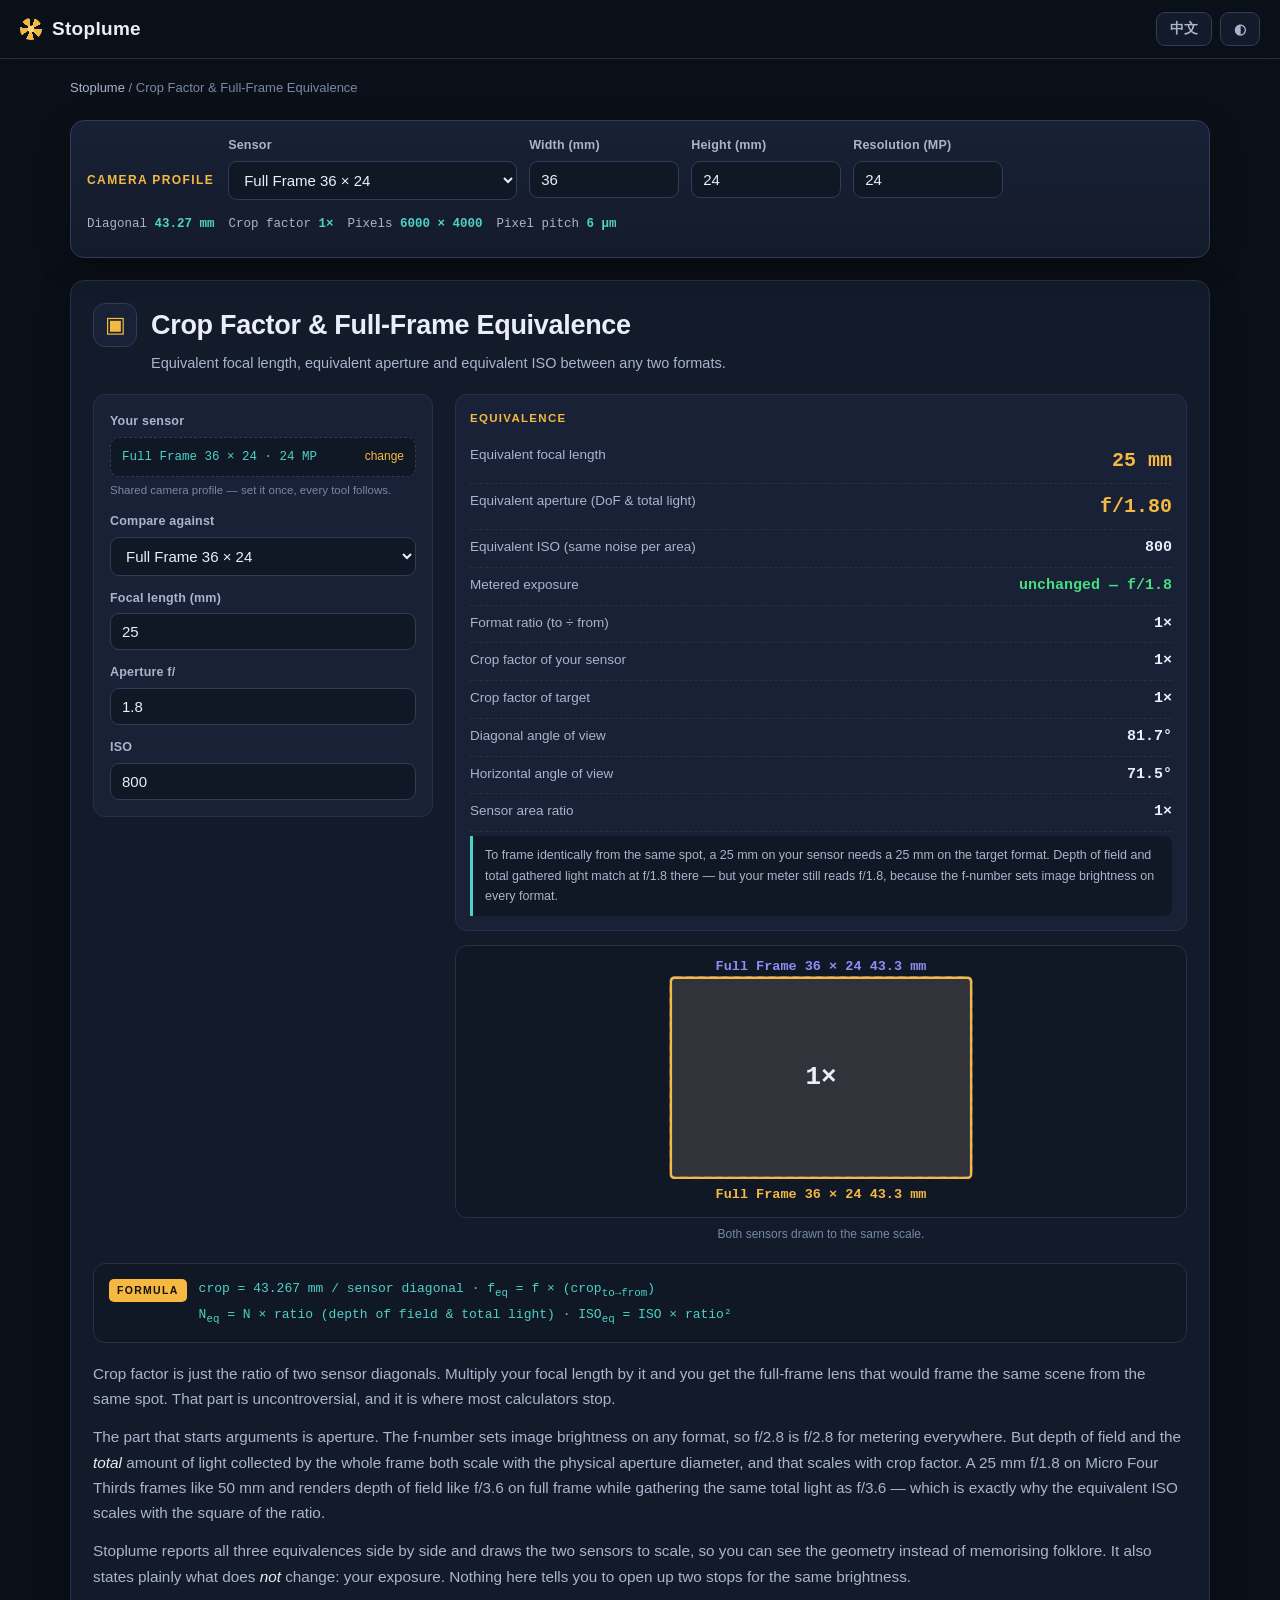
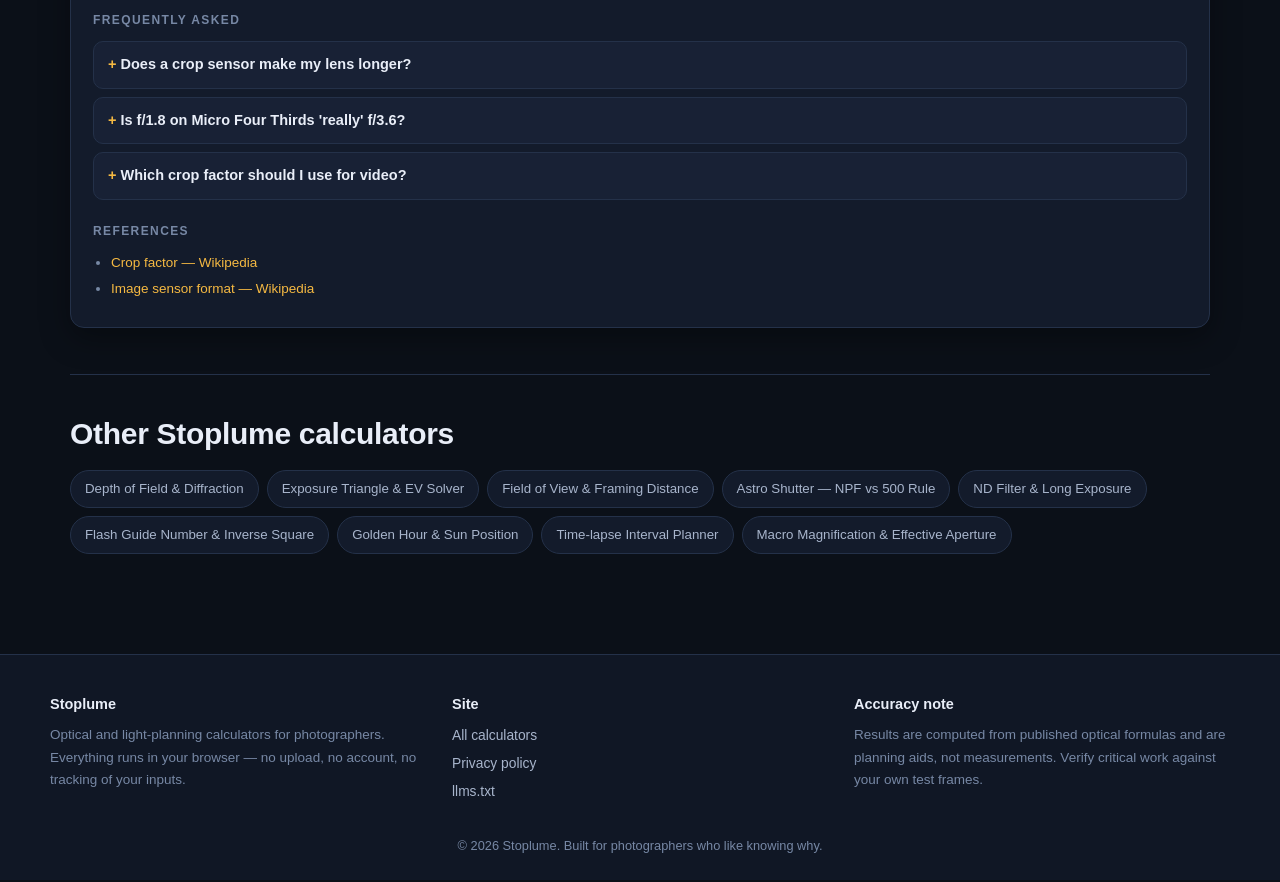
<file: tools/crop-factor-equivalence.html>
<!DOCTYPE html>
<html lang="en" data-lang="en">
<head>
<meta charset="utf-8">
<meta name="viewport" content="width=device-width, initial-scale=1">
<title data-en="Crop Factor &amp; Full-Frame Equivalence — free &amp; bilingual | Stoplume" data-zh="等效焦距与画幅换算 — 免费中英双语 | Stoplume">Crop Factor &amp; Full-Frame Equivalence — free &amp; bilingual | Stoplume</title>
<meta name="description" content="Equivalent focal length, equivalent aperture and equivalent ISO between any two formats." data-en="Equivalent focal length, equivalent aperture and equivalent ISO between any two formats." data-zh="任意两个画幅之间的等效焦距、等效光圈与等效 ISO。">
<meta name="keywords" content="crop factor calculator, equivalent focal length, equivalent aperture, full frame equivalent, micro four thirds equivalence">
<link rel="canonical" href="https://stoplume.com/tools/crop-factor-equivalence.html">
<link rel="alternate" hreflang="en" href="https://stoplume.com/tools/crop-factor-equivalence.html">
<link rel="alternate" hreflang="zh-CN" href="https://stoplume.com/tools/crop-factor-equivalence.html?lang=zh">
<link rel="alternate" hreflang="x-default" href="https://stoplume.com/tools/crop-factor-equivalence.html">
<meta property="og:type" content="website">
<meta property="og:title" content="Crop Factor &amp; Full-Frame Equivalence — free &amp; bilingual | Stoplume">
<meta property="og:description" content="Equivalent focal length, equivalent aperture and equivalent ISO between any two formats.">
<meta property="og:url" content="https://stoplume.com/tools/crop-factor-equivalence.html">
<meta property="og:image" content="https://stoplume.com/og-image.png">
<meta property="og:site_name" content="Stoplume">
<meta name="twitter:card" content="summary_large_image">
<meta name="theme-color" content="#0d1220">
<link rel="icon" href="../favicon.svg" type="image/svg+xml">
<link rel="stylesheet" href="../styles.css">
<!-- Google AdSense Auto Ads: activate by replacing ca-pub-XXXXXXXXXXXXXX with a real publisher ID and removing these comment markers. No manual ad slots are used anywhere on this site. -->
<!-- <script async src="https://pagead2.googlesyndication.com/pagead/js/adsbygoogle.js?client=ca-pub-XXXXXXXXXXXXXX" crossorigin="anonymous"></script> -->
<script type="application/ld+json">{
 "@context": "https://schema.org",
 "@graph": [
  {
   "@type": "WebApplication",
   "name": "Crop Factor & Full-Frame Equivalence",
   "url": "https://stoplume.com/tools/crop-factor-equivalence.html",
   "applicationCategory": "MultimediaApplication",
   "operatingSystem": "Any modern browser",
   "browserRequirements": "Requires JavaScript",
   "description": "Equivalent focal length, equivalent aperture and equivalent ISO between any two formats.",
   "offers": {
    "@type": "Offer",
    "price": "0",
    "priceCurrency": "USD"
   },
   "isPartOf": {
    "@type": "WebSite",
    "name": "Stoplume",
    "url": "https://stoplume.com/"
   }
  },
  {
   "@type": "BreadcrumbList",
   "itemListElement": [
    {
     "@type": "ListItem",
     "position": 1,
     "name": "Stoplume",
     "item": "https://stoplume.com/"
    },
    {
     "@type": "ListItem",
     "position": 2,
     "name": "Crop Factor & Full-Frame Equivalence",
     "item": "https://stoplume.com/tools/crop-factor-equivalence.html"
    }
   ]
  },
  {
   "@type": "FAQPage",
   "mainEntity": [
    {
     "@type": "Question",
     "name": "Does a crop sensor make my lens longer?",
     "acceptedAnswer": {
      "@type": "Answer",
      "text": "No. The lens projects the same image circle; the smaller sensor simply records a smaller part of it. The subject is not magnified, it is cropped — which is why perspective and compression stay exactly the same from the same shooting position."
     }
    },
    {
     "@type": "Question",
     "name": "Is f/1.8 on Micro Four Thirds 'really' f/3.6?",
     "acceptedAnswer": {
      "@type": "Answer",
      "text": "For brightness, no — it meters as f/1.8. For depth of field and total light gathered, yes, it behaves like f/3.6 on full frame. Both statements are true because they describe different physical quantities."
     }
    },
    {
     "@type": "Question",
     "name": "Which crop factor should I use for video?",
     "acceptedAnswer": {
      "@type": "Answer",
      "text": "Use the diagonal of the area actually read out. Many cameras crop further in 4K or apply a Super 35 window, so the still-photo crop factor can understate the real one. Enter the recorded sensor area as a custom size for an honest number."
     }
    }
   ]
  }
 ]
}</script>
</head>
<body>
<a class="skip" href="#main" data-en="Skip to content" data-zh="跳到主要内容">Skip to content</a>
<header class="site-head">
  <a class="brand" href="../index.html">
    <span class="brand-mark" aria-hidden="true"></span>
    <span class="brand-text">Stoplume</span>
  </a>
  <div class="head-actions">
    <button type="button" id="lang-btn" class="ghost-btn" aria-label="Switch language">中文</button>
    <button type="button" id="theme-btn" class="ghost-btn" aria-label="Switch theme">◐</button>
  </div>
</header>

<main id="main">
<nav class="crumbs" aria-label="Breadcrumb">
  <a href="../index.html">Stoplume</a> <span aria-hidden="true">/</span>
  <span data-en="Crop Factor &amp; Full-Frame Equivalence" data-zh="等效焦距与画幅换算">Crop Factor &amp; Full-Frame Equivalence</span>
</nav>

<section class="camera" id="camera">
  <div class="camera-inner">
    <span class="camera-label" data-en="Camera profile" data-zh="相机档案">Camera profile</span>
    <div class="camera-fields">
      <div class="field">
        <label for="cam-sensor" data-en="Sensor" data-zh="画幅">Sensor</label>
        <select id="cam-sensor"><option value="ff" selected>Full Frame 36 × 24</option><option value="apsc">APS-C 23.5 × 15.6 (Sony/Nikon/Fuji)</option><option value="apsc_c">APS-C 22.3 × 14.9 (Canon)</option><option value="apsh">APS-H 27.9 × 18.6</option><option value="mft">Micro Four Thirds 17.3 × 13.0</option><option value="one">1&quot; type 13.2 × 8.8</option><option value="gfx">Medium format 43.8 × 32.9</option><option value="s35">Super 35 cine 24.89 × 18.66</option><option value="smaller">1/1.28&quot; phone 9.8 × 7.3</option><option value="custom">Custom…</option></select>
      </div>
      <div class="field cam-custom" id="cam-custom-w" hidden>
        <label for="cam-w" data-en="Width (mm)" data-zh="宽度（mm）">Width (mm)</label>
        <input type="number" id="cam-w" value="36" min="1" max="200" step="0.01" inputmode="decimal">
      </div>
      <div class="field cam-custom" id="cam-custom-h" hidden>
        <label for="cam-h" data-en="Height (mm)" data-zh="高度（mm）">Height (mm)</label>
        <input type="number" id="cam-h" value="24" min="1" max="200" step="0.01" inputmode="decimal">
      </div>
      <div class="field">
        <label for="cam-mp" data-en="Resolution (MP)" data-zh="像素（MP）">Resolution (MP)</label>
        <input type="number" id="cam-mp" value="24" min="1" max="250" step="0.1" inputmode="decimal">
      </div>
    </div>
    <div class="camera-derived" id="cam-derived"></div>
  </div>
</section>
<div class="panels">
<section class="panel panel-solo" id="tool-crop" data-tool="crop">
  <header class="panel-head">
    <span class="panel-icon" aria-hidden="true">▣</span>
    <div>
      <h1 data-en="Crop Factor &amp; Full-Frame Equivalence" data-zh="等效焦距与画幅换算">Crop Factor &amp; Full-Frame Equivalence</h1>
      <p class="panel-sub" data-en="Equivalent focal length, equivalent aperture and equivalent ISO between any two formats." data-zh="任意两个画幅之间的等效焦距、等效光圈与等效 ISO。">Equivalent focal length, equivalent aperture and equivalent ISO between any two formats.</p>
    </div>
  </header>
  <div class="tool-grid">
    <form class="inputs" onsubmit="return false;" autocomplete="off"><div class="field field-cam"><label for="crop-from" data-en="Your sensor" data-zh="你的画幅">Your sensor</label><div class="camchip" data-camchip="1"><span class="camchip-name">Full Frame 36 × 24</span><a class="camchip-edit" href="#camera" data-en="change" data-zh="更改">change</a></div><small class="hint" data-en="Shared camera profile — set it once, every tool follows." data-zh="全站共用的相机档案——设置一次，所有工具同步。">Shared camera profile — set it once, every tool follows.</small></div><div class="field"><label for="crop-to" data-en="Compare against" data-zh="对比画幅">Compare against</label><select id="crop-to"><option value="ff" selected>Full Frame 36 × 24</option><option value="apsc">APS-C 23.5 × 15.6 (Sony/Nikon/Fuji)</option><option value="apsc_c">APS-C 22.3 × 14.9 (Canon)</option><option value="apsh">APS-H 27.9 × 18.6</option><option value="mft">Micro Four Thirds 17.3 × 13.0</option><option value="one">1&quot; type 13.2 × 8.8</option><option value="gfx">Medium format 43.8 × 32.9</option><option value="s35">Super 35 cine 24.89 × 18.66</option><option value="smaller">1/1.28&quot; phone 9.8 × 7.3</option><option value="custom">Custom…</option></select></div><div class="field"><label for="crop-focal" data-en="Focal length (mm)" data-zh="焦距（mm）">Focal length (mm)</label><input type="number" id="crop-focal" value="25" min="1" max="2000" step="0.1" inputmode="decimal"></div><div class="field"><label for="crop-aperture" data-en="Aperture f/" data-zh="光圈 f/">Aperture f/</label><input type="number" id="crop-aperture" value="1.8" min="0.7" max="64" step="0.1" inputmode="decimal"></div><div class="field"><label for="crop-iso" data-en="ISO" data-zh="ISO">ISO</label><input type="number" id="crop-iso" value="800" min="6" max="409600" step="1" inputmode="decimal"></div></form>
    <div class="outputs">
      <div class="results" id="crop-out" role="status" aria-live="polite"></div>
      <figure class="viz"><div id="crop-svg"></div>
        <figcaption class="viz-cap" id="crop-cap"></figcaption></figure>
    </div>
  </div>
  <div class="formula"><span class="formula-tag" data-en="Formula" data-zh="公式">Formula</span>
    <code>crop = 43.267 mm / sensor diagonal    ·    f<sub>eq</sub> = f × (crop<sub>to→from</sub>)<br>N<sub>eq</sub> = N × ratio (depth of field &amp; total light)    ·    ISO<sub>eq</sub> = ISO × ratio²</code></div>
  <div class="explain"><p data-en="Crop factor is just the ratio of two sensor diagonals. Multiply your focal length by it and you get the full-frame lens that would frame the same scene from the same spot. That part is uncontroversial, and it is where most calculators stop." data-zh="等效系数只是两个画幅对角线的比值。焦距乘上它，就得到「站在同一位置拍出同样构图」的全画幅镜头焦距。这一段没有争议，多数计算器也就到此为止。">Crop factor is just the ratio of two sensor diagonals. Multiply your focal length by it and you get the full-frame lens that would frame the same scene from the same spot. That part is uncontroversial, and it is where most calculators stop.</p><p data-en="The part that starts arguments is aperture. The f-number sets image brightness on any format, so f/2.8 is f/2.8 for metering everywhere. But depth of field and the &lt;em&gt;total&lt;/em&gt; amount of light collected by the whole frame both scale with the physical aperture diameter, and that scales with crop factor. A 25 mm f/1.8 on Micro Four Thirds frames like 50 mm and renders depth of field like f/3.6 on full frame while gathering the same total light as f/3.6 — which is exactly why the equivalent ISO scales with the square of the ratio." data-zh="会吵起来的是光圈。f 值决定任何画幅上的画面亮度，所以测光时 f/2.8 到哪儿都是 f/2.8。但景深，以及整幅画面收集到的&lt;em&gt;总&lt;/em&gt;光量，都随物理光孔直径变化，而它随等效系数缩放。M4/3 上的 25mm f/1.8 构图等于 50mm，景深表现相当于全画幅 f/3.6，收集的总光量也相当于 f/3.6——这正是等效 ISO 要按比值平方缩放的原因。">The part that starts arguments is aperture. The f-number sets image brightness on any format, so f/2.8 is f/2.8 for metering everywhere. But depth of field and the <em>total</em> amount of light collected by the whole frame both scale with the physical aperture diameter, and that scales with crop factor. A 25 mm f/1.8 on Micro Four Thirds frames like 50 mm and renders depth of field like f/3.6 on full frame while gathering the same total light as f/3.6 — which is exactly why the equivalent ISO scales with the square of the ratio.</p><p data-en="Stoplume reports all three equivalences side by side and draws the two sensors to scale, so you can see the geometry instead of memorising folklore. It also states plainly what does &lt;em&gt;not&lt;/em&gt; change: your exposure. Nothing here tells you to open up two stops for the same brightness." data-zh="Stoplume 把三种等效并排列出，并按真实比例画出两块传感器，让你看几何关系而不是背口诀。它同时明确写出&lt;em&gt;不&lt;/em&gt;变的是什么：你的曝光。这里没有任何一条在告诉你为了同样亮度要开大两档。">Stoplume reports all three equivalences side by side and draws the two sensors to scale, so you can see the geometry instead of memorising folklore. It also states plainly what does <em>not</em> change: your exposure. Nothing here tells you to open up two stops for the same brightness.</p></div>
  <div class="faq">
    <h3 data-en="Frequently asked" data-zh="常见问题">Frequently asked</h3>
    <details class="faq-item"><summary data-en="Does a crop sensor make my lens longer?" data-zh="半画幅会让镜头变长吗？">Does a crop sensor make my lens longer?</summary><p data-en="No. The lens projects the same image circle; the smaller sensor simply records a smaller part of it. The subject is not magnified, it is cropped — which is why perspective and compression stay exactly the same from the same shooting position." data-zh="不会。镜头投射的像场没变，只是较小的传感器截取了其中较小的一块。主体不是被放大而是被裁切——所以在同一位置拍摄时，透视和压缩感完全不变。">No. The lens projects the same image circle; the smaller sensor simply records a smaller part of it. The subject is not magnified, it is cropped — which is why perspective and compression stay exactly the same from the same shooting position.</p></details><details class="faq-item"><summary data-en="Is f/1.8 on Micro Four Thirds &#x27;really&#x27; f/3.6?" data-zh="M4/3 的 f/1.8「其实」是 f/3.6 吗？">Is f/1.8 on Micro Four Thirds &#x27;really&#x27; f/3.6?</summary><p data-en="For brightness, no — it meters as f/1.8. For depth of field and total light gathered, yes, it behaves like f/3.6 on full frame. Both statements are true because they describe different physical quantities." data-zh="论亮度，不是——测光就是 f/1.8。论景深和总进光量，是的，它的表现相当于全画幅 f/3.6。两种说法都对，因为它们描述的是不同的物理量。">For brightness, no — it meters as f/1.8. For depth of field and total light gathered, yes, it behaves like f/3.6 on full frame. Both statements are true because they describe different physical quantities.</p></details><details class="faq-item"><summary data-en="Which crop factor should I use for video?" data-zh="拍视频该用哪个等效系数？">Which crop factor should I use for video?</summary><p data-en="Use the diagonal of the area actually read out. Many cameras crop further in 4K or apply a Super 35 window, so the still-photo crop factor can understate the real one. Enter the recorded sensor area as a custom size for an honest number." data-zh="用实际读出区域的对角线。很多相机在 4K 下会额外裁切或采用 Super 35 窗口，照片模式的等效系数会低估真实值。把实际录制区域作为自定义尺寸输入才准确。">Use the diagonal of the area actually read out. Many cameras crop further in 4K or apply a Super 35 window, so the still-photo crop factor can understate the real one. Enter the recorded sensor area as a custom size for an honest number.</p></details>
  </div>
  <div class="sources">
    <h3 data-en="References" data-zh="参考来源">References</h3>
    <ul><li><a href="https://en.wikipedia.org/wiki/Crop_factor" target="_blank" rel="noopener nofollow">Crop factor — Wikipedia</a></li><li><a href="https://en.wikipedia.org/wiki/Image_sensor_format" target="_blank" rel="noopener nofollow">Image sensor format — Wikipedia</a></li></ul>
  </div>
</section></div>
<section class="section">
  <h2 data-en="Other Stoplume calculators" data-zh="其他 Stoplume 计算器">Other Stoplume calculators</h2>
  <div class="chips"><a class="chip" href="depth-of-field-calculator.html" data-en="Depth of Field &amp; Diffraction" data-zh="景深与衍射计算器">Depth of Field &amp; Diffraction</a><a class="chip" href="exposure-value-calculator.html" data-en="Exposure Triangle &amp; EV Solver" data-zh="曝光三角与 EV 求解器">Exposure Triangle &amp; EV Solver</a><a class="chip" href="field-of-view-calculator.html" data-en="Field of View &amp; Framing Distance" data-zh="视角与取景距离">Field of View &amp; Framing Distance</a><a class="chip" href="astrophotography-shutter-calculator.html" data-en="Astro Shutter — NPF vs 500 Rule" data-zh="星空快门 — NPF 与 500 法则">Astro Shutter — NPF vs 500 Rule</a><a class="chip" href="nd-filter-calculator.html" data-en="ND Filter &amp; Long Exposure" data-zh="ND 减光镜与长曝光">ND Filter &amp; Long Exposure</a><a class="chip" href="flash-guide-number-calculator.html" data-en="Flash Guide Number &amp; Inverse Square" data-zh="闪光指数与平方反比">Flash Guide Number &amp; Inverse Square</a><a class="chip" href="golden-hour-calculator.html" data-en="Golden Hour &amp; Sun Position" data-zh="黄金时刻与太阳方位">Golden Hour &amp; Sun Position</a><a class="chip" href="time-lapse-calculator.html" data-en="Time-lapse Interval Planner" data-zh="延时摄影间隔规划">Time-lapse Interval Planner</a><a class="chip" href="macro-magnification-calculator.html" data-en="Macro Magnification &amp; Effective Aperture" data-zh="微距放大倍率与有效光圈">Macro Magnification &amp; Effective Aperture</a></div>
</section>
</main>

<footer class="site-foot">
  <div class="foot-grid">
    <div>
      <strong>Stoplume</strong>
      <p data-en="Optical and light-planning calculators for photographers. Everything runs in your browser — no upload, no account, no tracking of your inputs."
         data-zh="给摄影师的光学与用光计算工具。全部在浏览器内运行——不上传、不注册、不追踪你的输入。">Optical and light-planning calculators for photographers. Everything runs in your browser — no upload, no account, no tracking of your inputs.</p>
    </div>
    <div>
      <strong data-en="Site" data-zh="站点">Site</strong>
      <ul>
        <li><a href="../index.html" data-en="All calculators" data-zh="全部计算器">All calculators</a></li>
        <li><a href="../privacy.html" data-en="Privacy policy" data-zh="隐私政策">Privacy policy</a></li>
        <li><a href="../llms.txt" data-en="llms.txt" data-zh="llms.txt">llms.txt</a></li>
      </ul>
    </div>
    <div>
      <strong data-en="Accuracy note" data-zh="精度说明">Accuracy note</strong>
      <p data-en="Results are computed from published optical formulas and are planning aids, not measurements. Verify critical work against your own test frames."
         data-zh="结果依据公开的光学公式计算，属于规划参考而非实测数据。关键工作请以自己的试拍文件为准。">Results are computed from published optical formulas and are planning aids, not measurements. Verify critical work against your own test frames.</p>
    </div>
  </div>
  <p class="copyright">© 2026 Stoplume. <span data-en="Built for photographers who like knowing why." data-zh="献给想知道「为什么」的摄影师。">Built for photographers who like knowing why.</span></p>
</footer>
<script src="../app.js"></script>
</body>
</html>
</file>
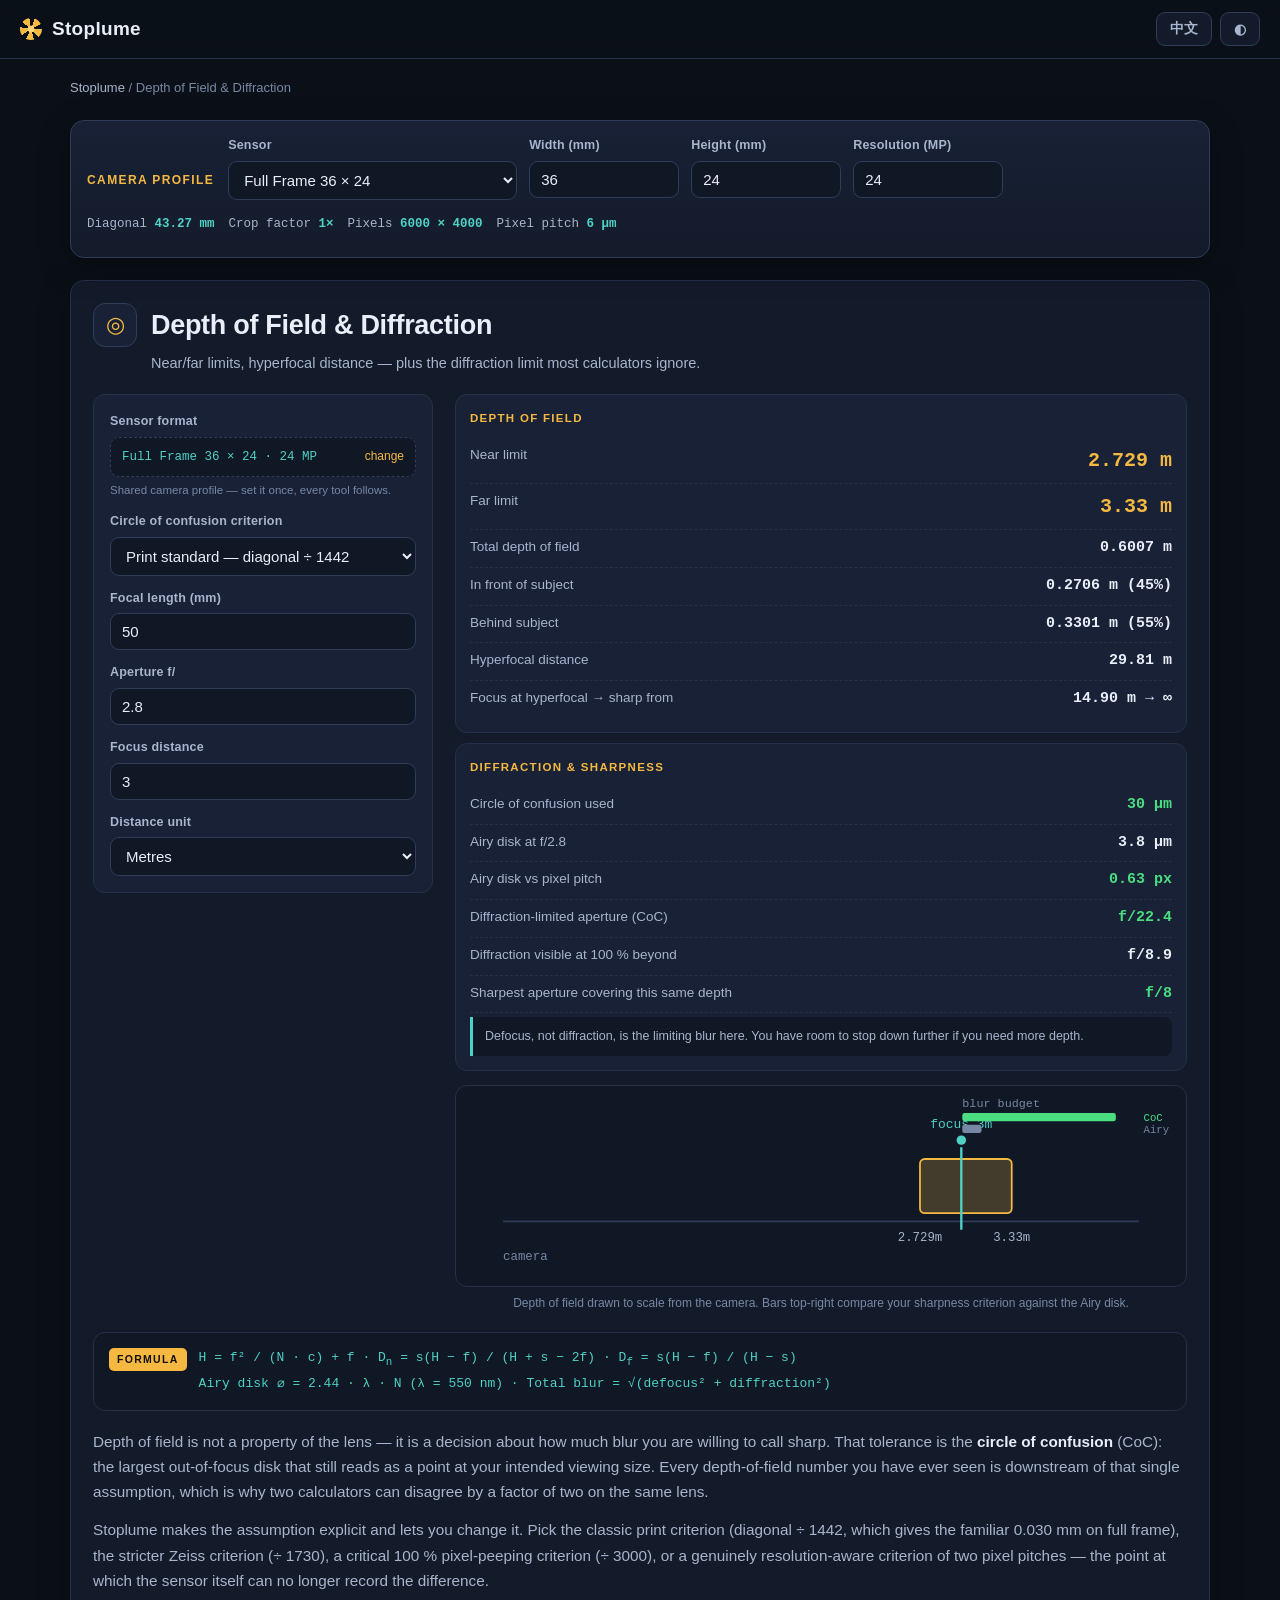
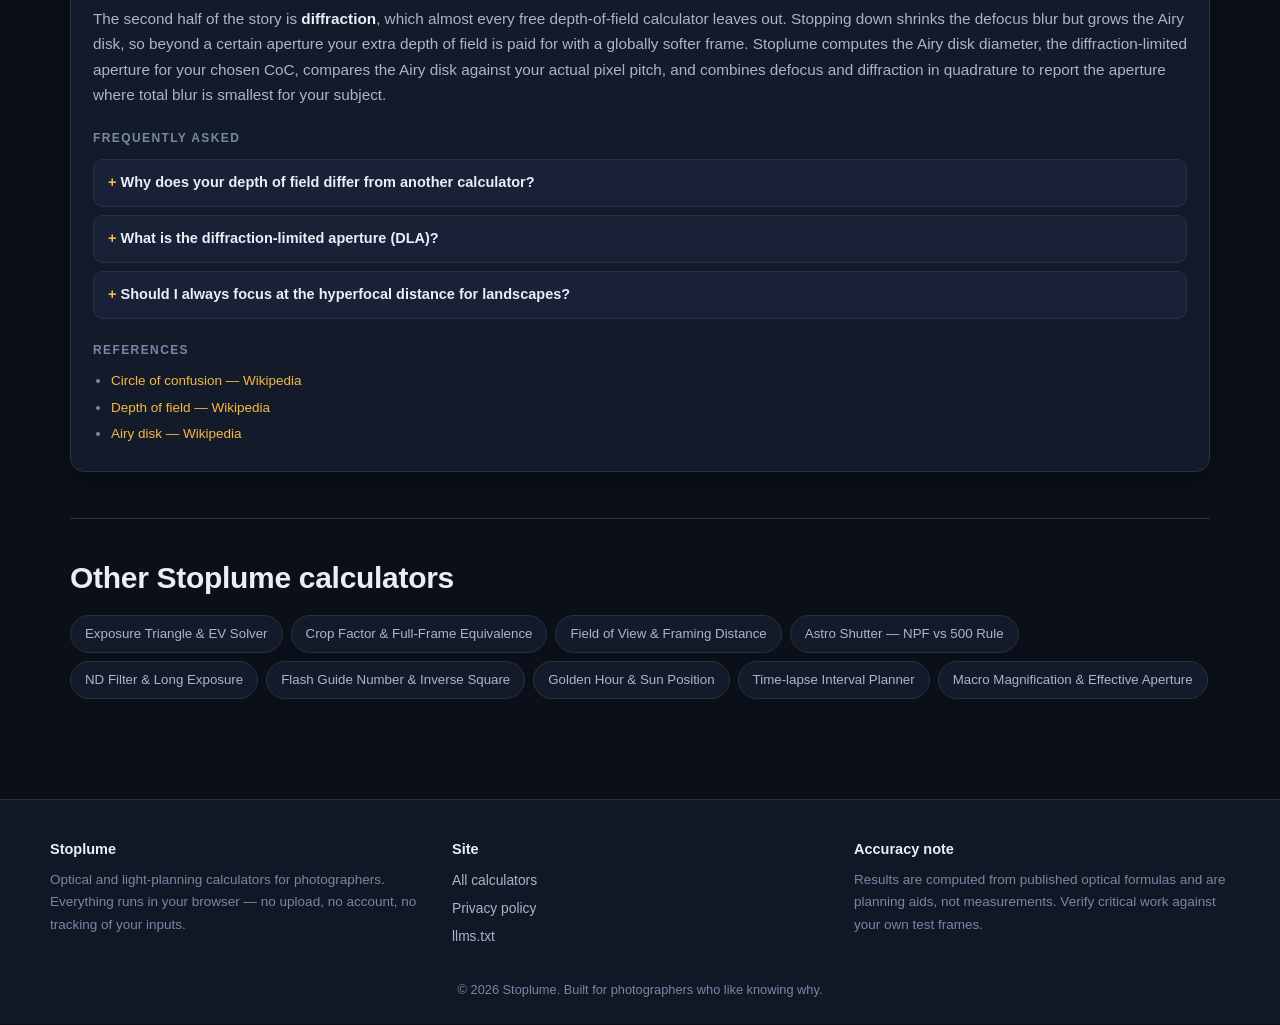
<file: tools/depth-of-field-calculator.html>
<!DOCTYPE html>
<html lang="en" data-lang="en">
<head>
<meta charset="utf-8">
<meta name="viewport" content="width=device-width, initial-scale=1">
<title data-en="Depth of Field &amp; Diffraction — free &amp; bilingual | Stoplume" data-zh="景深与衍射计算器 — 免费中英双语 | Stoplume">Depth of Field &amp; Diffraction — free &amp; bilingual | Stoplume</title>
<meta name="description" content="Near/far limits, hyperfocal distance — plus the diffraction limit most calculators ignore." data-en="Near/far limits, hyperfocal distance — plus the diffraction limit most calculators ignore." data-zh="近点/远点/超焦距，并给出大多数计算器忽略的衍射极限。">
<meta name="keywords" content="depth of field calculator, hyperfocal distance, circle of confusion, diffraction limited aperture, airy disk">
<link rel="canonical" href="https://stoplume.com/tools/depth-of-field-calculator.html">
<link rel="alternate" hreflang="en" href="https://stoplume.com/tools/depth-of-field-calculator.html">
<link rel="alternate" hreflang="zh-CN" href="https://stoplume.com/tools/depth-of-field-calculator.html?lang=zh">
<link rel="alternate" hreflang="x-default" href="https://stoplume.com/tools/depth-of-field-calculator.html">
<meta property="og:type" content="website">
<meta property="og:title" content="Depth of Field &amp; Diffraction — free &amp; bilingual | Stoplume">
<meta property="og:description" content="Near/far limits, hyperfocal distance — plus the diffraction limit most calculators ignore.">
<meta property="og:url" content="https://stoplume.com/tools/depth-of-field-calculator.html">
<meta property="og:image" content="https://stoplume.com/og-image.png">
<meta property="og:site_name" content="Stoplume">
<meta name="twitter:card" content="summary_large_image">
<meta name="theme-color" content="#0d1220">
<link rel="icon" href="../favicon.svg" type="image/svg+xml">
<link rel="stylesheet" href="../styles.css">
<!-- Google AdSense Auto Ads: activate by replacing ca-pub-XXXXXXXXXXXXXX with a real publisher ID and removing these comment markers. No manual ad slots are used anywhere on this site. -->
<!-- <script async src="https://pagead2.googlesyndication.com/pagead/js/adsbygoogle.js?client=ca-pub-XXXXXXXXXXXXXX" crossorigin="anonymous"></script> -->
<script type="application/ld+json">{
 "@context": "https://schema.org",
 "@graph": [
  {
   "@type": "WebApplication",
   "name": "Depth of Field & Diffraction",
   "url": "https://stoplume.com/tools/depth-of-field-calculator.html",
   "applicationCategory": "MultimediaApplication",
   "operatingSystem": "Any modern browser",
   "browserRequirements": "Requires JavaScript",
   "description": "Near/far limits, hyperfocal distance — plus the diffraction limit most calculators ignore.",
   "offers": {
    "@type": "Offer",
    "price": "0",
    "priceCurrency": "USD"
   },
   "isPartOf": {
    "@type": "WebSite",
    "name": "Stoplume",
    "url": "https://stoplume.com/"
   }
  },
  {
   "@type": "BreadcrumbList",
   "itemListElement": [
    {
     "@type": "ListItem",
     "position": 1,
     "name": "Stoplume",
     "item": "https://stoplume.com/"
    },
    {
     "@type": "ListItem",
     "position": 2,
     "name": "Depth of Field & Diffraction",
     "item": "https://stoplume.com/tools/depth-of-field-calculator.html"
    }
   ]
  },
  {
   "@type": "FAQPage",
   "mainEntity": [
    {
     "@type": "Question",
     "name": "Why does your depth of field differ from another calculator?",
     "acceptedAnswer": {
      "@type": "Answer",
      "text": "Almost certainly the circle of confusion. A calculator hard-coded to 0.030 mm on full frame will report roughly 1.7× more depth of field than one using the Zeiss 0.019 mm-equivalent criterion. Stoplume shows the CoC it used in millimetres so you can reproduce or challenge the result."
     }
    },
    {
     "@type": "Question",
     "name": "What is the diffraction-limited aperture (DLA)?",
     "acceptedAnswer": {
      "@type": "Answer",
      "text": "It is the f-number at which the Airy disk grows to the same diameter as your circle of confusion. Past it, diffraction is the dominant blur and stopping down further trades overall sharpness for depth. DLA scales with sensor size, so a Micro Four Thirds body hits it two stops earlier than full frame."
     }
    },
    {
     "@type": "Question",
     "name": "Should I always focus at the hyperfocal distance for landscapes?",
     "acceptedAnswer": {
      "@type": "Answer",
      "text": "Only when you genuinely need detail at the near limit. Hyperfocal focusing puts infinity at the very edge of acceptable sharpness, so distant mountains will be exactly as soft as your CoC allows. If the far subject matters more, focus further out and accept a nearer limit further away."
     }
    }
   ]
  }
 ]
}</script>
</head>
<body>
<a class="skip" href="#main" data-en="Skip to content" data-zh="跳到主要内容">Skip to content</a>
<header class="site-head">
  <a class="brand" href="../index.html">
    <span class="brand-mark" aria-hidden="true"></span>
    <span class="brand-text">Stoplume</span>
  </a>
  <div class="head-actions">
    <button type="button" id="lang-btn" class="ghost-btn" aria-label="Switch language">中文</button>
    <button type="button" id="theme-btn" class="ghost-btn" aria-label="Switch theme">◐</button>
  </div>
</header>

<main id="main">
<nav class="crumbs" aria-label="Breadcrumb">
  <a href="../index.html">Stoplume</a> <span aria-hidden="true">/</span>
  <span data-en="Depth of Field &amp; Diffraction" data-zh="景深与衍射计算器">Depth of Field &amp; Diffraction</span>
</nav>

<section class="camera" id="camera">
  <div class="camera-inner">
    <span class="camera-label" data-en="Camera profile" data-zh="相机档案">Camera profile</span>
    <div class="camera-fields">
      <div class="field">
        <label for="cam-sensor" data-en="Sensor" data-zh="画幅">Sensor</label>
        <select id="cam-sensor"><option value="ff" selected>Full Frame 36 × 24</option><option value="apsc">APS-C 23.5 × 15.6 (Sony/Nikon/Fuji)</option><option value="apsc_c">APS-C 22.3 × 14.9 (Canon)</option><option value="apsh">APS-H 27.9 × 18.6</option><option value="mft">Micro Four Thirds 17.3 × 13.0</option><option value="one">1&quot; type 13.2 × 8.8</option><option value="gfx">Medium format 43.8 × 32.9</option><option value="s35">Super 35 cine 24.89 × 18.66</option><option value="smaller">1/1.28&quot; phone 9.8 × 7.3</option><option value="custom">Custom…</option></select>
      </div>
      <div class="field cam-custom" id="cam-custom-w" hidden>
        <label for="cam-w" data-en="Width (mm)" data-zh="宽度（mm）">Width (mm)</label>
        <input type="number" id="cam-w" value="36" min="1" max="200" step="0.01" inputmode="decimal">
      </div>
      <div class="field cam-custom" id="cam-custom-h" hidden>
        <label for="cam-h" data-en="Height (mm)" data-zh="高度（mm）">Height (mm)</label>
        <input type="number" id="cam-h" value="24" min="1" max="200" step="0.01" inputmode="decimal">
      </div>
      <div class="field">
        <label for="cam-mp" data-en="Resolution (MP)" data-zh="像素（MP）">Resolution (MP)</label>
        <input type="number" id="cam-mp" value="24" min="1" max="250" step="0.1" inputmode="decimal">
      </div>
    </div>
    <div class="camera-derived" id="cam-derived"></div>
  </div>
</section>
<div class="panels">
<section class="panel panel-solo" id="tool-dof" data-tool="dof">
  <header class="panel-head">
    <span class="panel-icon" aria-hidden="true">◎</span>
    <div>
      <h1 data-en="Depth of Field &amp; Diffraction" data-zh="景深与衍射计算器">Depth of Field &amp; Diffraction</h1>
      <p class="panel-sub" data-en="Near/far limits, hyperfocal distance — plus the diffraction limit most calculators ignore." data-zh="近点/远点/超焦距，并给出大多数计算器忽略的衍射极限。">Near/far limits, hyperfocal distance — plus the diffraction limit most calculators ignore.</p>
    </div>
  </header>
  <div class="tool-grid">
    <form class="inputs" onsubmit="return false;" autocomplete="off"><div class="field field-cam"><label for="dof-sensor" data-en="Sensor format" data-zh="画幅">Sensor format</label><div class="camchip" data-camchip="1"><span class="camchip-name">Full Frame 36 × 24</span><a class="camchip-edit" href="#camera" data-en="change" data-zh="更改">change</a></div><small class="hint" data-en="Shared camera profile — set it once, every tool follows." data-zh="全站共用的相机档案——设置一次，所有工具同步。">Shared camera profile — set it once, every tool follows.</small></div><div class="field"><label for="dof-coc" data-en="Circle of confusion criterion" data-zh="弥散圆判据">Circle of confusion criterion</label><select id="dof-coc"><option value="1442" selected data-en="Print standard — diagonal ÷ 1442" data-zh="印刷标准 — 对角线 ÷ 1442">Print standard — diagonal ÷ 1442</option><option value="1730" data-en="Zeiss criterion — diagonal ÷ 1730" data-zh="蔡司判据 — 对角线 ÷ 1730">Zeiss criterion — diagonal ÷ 1730</option><option value="3000" data-en="Critical / 100 % view — diagonal ÷ 3000" data-zh="严苛 / 100% 查看 — 对角线 ÷ 3000">Critical / 100 % view — diagonal ÷ 3000</option><option value="pixel" data-en="Pixel-based — 2 × pixel pitch" data-zh="像素级 — 2 × 像素间距">Pixel-based — 2 × pixel pitch</option><option value="custom" data-en="Custom value" data-zh="自定义">Custom value</option></select></div><div class="field"><label for="dof-coc-custom" data-en="Custom CoC (mm)" data-zh="自定义弥散圆（mm）">Custom CoC (mm)</label><input type="number" id="dof-coc-custom" value="0.03" min="0.001" max="0.2" step="0.001" inputmode="decimal"></div><div class="field"><label for="dof-focal" data-en="Focal length (mm)" data-zh="焦距（mm）">Focal length (mm)</label><input type="number" id="dof-focal" value="50" min="1" max="2000" step="0.1" inputmode="decimal"></div><div class="field"><label for="dof-aperture" data-en="Aperture f/" data-zh="光圈 f/">Aperture f/</label><input type="number" id="dof-aperture" value="2.8" min="0.7" max="64" step="0.1" inputmode="decimal"></div><div class="field"><label for="dof-distance" data-en="Focus distance" data-zh="对焦距离">Focus distance</label><input type="number" id="dof-distance" value="3" min="0.01" max="10000" step="0.01" inputmode="decimal"></div><div class="field"><label for="dof-unit" data-en="Distance unit" data-zh="距离单位">Distance unit</label><select id="dof-unit"><option value="m" selected data-en="Metres" data-zh="米">Metres</option><option value="ft" data-en="Feet" data-zh="英尺">Feet</option></select></div></form>
    <div class="outputs">
      <div class="results" id="dof-out" role="status" aria-live="polite"></div>
      <figure class="viz"><div id="dof-svg"></div>
        <figcaption class="viz-cap" id="dof-cap"></figcaption></figure>
    </div>
  </div>
  <div class="formula"><span class="formula-tag" data-en="Formula" data-zh="公式">Formula</span>
    <code>H = f² / (N · c) + f    ·    D<sub>n</sub> = s(H − f) / (H + s − 2f)    ·    D<sub>f</sub> = s(H − f) / (H − s)<br>Airy disk ⌀ = 2.44 · λ · N (λ = 550 nm)    ·    Total blur = √(defocus² + diffraction²)</code></div>
  <div class="explain"><p data-en="Depth of field is not a property of the lens — it is a decision about how much blur you are willing to call sharp. That tolerance is the &lt;strong&gt;circle of confusion&lt;/strong&gt; (CoC): the largest out-of-focus disk that still reads as a point at your intended viewing size. Every depth-of-field number you have ever seen is downstream of that single assumption, which is why two calculators can disagree by a factor of two on the same lens." data-zh="景深不是镜头的固有属性，而是一个判断：你愿意把多大的模糊仍然称为「清晰」。这个容忍度就是&lt;strong&gt;弥散圆&lt;/strong&gt;（CoC）——在你预期的观看尺寸下，仍然被眼睛读作「一个点」的最大失焦光斑。你见过的所有景深数字都建立在这一个假设之上，这也是为什么两个计算器算同一支镜头能差出一倍。">Depth of field is not a property of the lens — it is a decision about how much blur you are willing to call sharp. That tolerance is the <strong>circle of confusion</strong> (CoC): the largest out-of-focus disk that still reads as a point at your intended viewing size. Every depth-of-field number you have ever seen is downstream of that single assumption, which is why two calculators can disagree by a factor of two on the same lens.</p><p data-en="Stoplume makes the assumption explicit and lets you change it. Pick the classic print criterion (diagonal ÷ 1442, which gives the familiar 0.030 mm on full frame), the stricter Zeiss criterion (÷ 1730), a critical 100 % pixel-peeping criterion (÷ 3000), or a genuinely resolution-aware criterion of two pixel pitches — the point at which the sensor itself can no longer record the difference." data-zh="Stoplume 把这个假设摆到台面上，并允许你更换：经典印刷判据（对角线 ÷ 1442，全画幅得到熟悉的 0.030 mm）、更严格的蔡司判据（÷ 1730）、100% 放大查看的严苛判据（÷ 3000），以及真正与分辨率挂钩的「2 × 像素间距」——超过这个尺度，传感器本身已经记录不出差别。">Stoplume makes the assumption explicit and lets you change it. Pick the classic print criterion (diagonal ÷ 1442, which gives the familiar 0.030 mm on full frame), the stricter Zeiss criterion (÷ 1730), a critical 100 % pixel-peeping criterion (÷ 3000), or a genuinely resolution-aware criterion of two pixel pitches — the point at which the sensor itself can no longer record the difference.</p><p data-en="The second half of the story is &lt;strong&gt;diffraction&lt;/strong&gt;, which almost every free depth-of-field calculator leaves out. Stopping down shrinks the defocus blur but grows the Airy disk, so beyond a certain aperture your extra depth of field is paid for with a globally softer frame. Stoplume computes the Airy disk diameter, the diffraction-limited aperture for your chosen CoC, compares the Airy disk against your actual pixel pitch, and combines defocus and diffraction in quadrature to report the aperture where total blur is smallest for your subject." data-zh="故事的另一半是&lt;strong&gt;衍射&lt;/strong&gt;，几乎所有免费景深计算器都把它省略了。收缩光圈会缩小失焦模糊，却同时放大艾里斑；越过某个光圈之后，多出来的景深是用整幅画面变肉换来的。Stoplume 会算出艾里斑直径、你所选判据下的衍射极限光圈，把艾里斑与你的实际像素间距做对比，并将失焦模糊与衍射模糊按平方和相加，给出总模糊最小的那一档光圈。">The second half of the story is <strong>diffraction</strong>, which almost every free depth-of-field calculator leaves out. Stopping down shrinks the defocus blur but grows the Airy disk, so beyond a certain aperture your extra depth of field is paid for with a globally softer frame. Stoplume computes the Airy disk diameter, the diffraction-limited aperture for your chosen CoC, compares the Airy disk against your actual pixel pitch, and combines defocus and diffraction in quadrature to report the aperture where total blur is smallest for your subject.</p></div>
  <div class="faq">
    <h3 data-en="Frequently asked" data-zh="常见问题">Frequently asked</h3>
    <details class="faq-item"><summary data-en="Why does your depth of field differ from another calculator?" data-zh="为什么你算出的景深和别的计算器不一样？">Why does your depth of field differ from another calculator?</summary><p data-en="Almost certainly the circle of confusion. A calculator hard-coded to 0.030 mm on full frame will report roughly 1.7× more depth of field than one using the Zeiss 0.019 mm-equivalent criterion. Stoplume shows the CoC it used in millimetres so you can reproduce or challenge the result." data-zh="几乎一定是弥散圆判据不同。写死 0.030 mm 的全画幅计算器，得出的景深会比使用蔡司判据的计算器大约多 1.7 倍。Stoplume 会直接显示所用的弥散圆毫米值，你可以复现或质疑这个结果。">Almost certainly the circle of confusion. A calculator hard-coded to 0.030 mm on full frame will report roughly 1.7× more depth of field than one using the Zeiss 0.019 mm-equivalent criterion. Stoplume shows the CoC it used in millimetres so you can reproduce or challenge the result.</p></details><details class="faq-item"><summary data-en="What is the diffraction-limited aperture (DLA)?" data-zh="什么是衍射极限光圈（DLA）？">What is the diffraction-limited aperture (DLA)?</summary><p data-en="It is the f-number at which the Airy disk grows to the same diameter as your circle of confusion. Past it, diffraction is the dominant blur and stopping down further trades overall sharpness for depth. DLA scales with sensor size, so a Micro Four Thirds body hits it two stops earlier than full frame." data-zh="就是艾里斑直径长到与弥散圆相等时的光圈值。越过它，衍射成为主导模糊，继续收缩光圈是用整体锐度换景深。DLA 随画幅缩放，M4/3 会比全画幅早约两档到达。">It is the f-number at which the Airy disk grows to the same diameter as your circle of confusion. Past it, diffraction is the dominant blur and stopping down further trades overall sharpness for depth. DLA scales with sensor size, so a Micro Four Thirds body hits it two stops earlier than full frame.</p></details><details class="faq-item"><summary data-en="Should I always focus at the hyperfocal distance for landscapes?" data-zh="拍风光是不是永远该对焦在超焦距上？">Should I always focus at the hyperfocal distance for landscapes?</summary><p data-en="Only when you genuinely need detail at the near limit. Hyperfocal focusing puts infinity at the very edge of acceptable sharpness, so distant mountains will be exactly as soft as your CoC allows. If the far subject matters more, focus further out and accept a nearer limit further away." data-zh="只有当你确实需要近处也有细节时才这么做。超焦距对焦会把无穷远刚好放在可接受清晰的边界上，远山会恰好软到你的弥散圆允许的极限。如果远景更重要，就对得更远一些，接受近点后移。">Only when you genuinely need detail at the near limit. Hyperfocal focusing puts infinity at the very edge of acceptable sharpness, so distant mountains will be exactly as soft as your CoC allows. If the far subject matters more, focus further out and accept a nearer limit further away.</p></details>
  </div>
  <div class="sources">
    <h3 data-en="References" data-zh="参考来源">References</h3>
    <ul><li><a href="https://en.wikipedia.org/wiki/Circle_of_confusion" target="_blank" rel="noopener nofollow">Circle of confusion — Wikipedia</a></li><li><a href="https://en.wikipedia.org/wiki/Depth_of_field" target="_blank" rel="noopener nofollow">Depth of field — Wikipedia</a></li><li><a href="https://en.wikipedia.org/wiki/Airy_disk" target="_blank" rel="noopener nofollow">Airy disk — Wikipedia</a></li></ul>
  </div>
</section></div>
<section class="section">
  <h2 data-en="Other Stoplume calculators" data-zh="其他 Stoplume 计算器">Other Stoplume calculators</h2>
  <div class="chips"><a class="chip" href="exposure-value-calculator.html" data-en="Exposure Triangle &amp; EV Solver" data-zh="曝光三角与 EV 求解器">Exposure Triangle &amp; EV Solver</a><a class="chip" href="crop-factor-equivalence.html" data-en="Crop Factor &amp; Full-Frame Equivalence" data-zh="等效焦距与画幅换算">Crop Factor &amp; Full-Frame Equivalence</a><a class="chip" href="field-of-view-calculator.html" data-en="Field of View &amp; Framing Distance" data-zh="视角与取景距离">Field of View &amp; Framing Distance</a><a class="chip" href="astrophotography-shutter-calculator.html" data-en="Astro Shutter — NPF vs 500 Rule" data-zh="星空快门 — NPF 与 500 法则">Astro Shutter — NPF vs 500 Rule</a><a class="chip" href="nd-filter-calculator.html" data-en="ND Filter &amp; Long Exposure" data-zh="ND 减光镜与长曝光">ND Filter &amp; Long Exposure</a><a class="chip" href="flash-guide-number-calculator.html" data-en="Flash Guide Number &amp; Inverse Square" data-zh="闪光指数与平方反比">Flash Guide Number &amp; Inverse Square</a><a class="chip" href="golden-hour-calculator.html" data-en="Golden Hour &amp; Sun Position" data-zh="黄金时刻与太阳方位">Golden Hour &amp; Sun Position</a><a class="chip" href="time-lapse-calculator.html" data-en="Time-lapse Interval Planner" data-zh="延时摄影间隔规划">Time-lapse Interval Planner</a><a class="chip" href="macro-magnification-calculator.html" data-en="Macro Magnification &amp; Effective Aperture" data-zh="微距放大倍率与有效光圈">Macro Magnification &amp; Effective Aperture</a></div>
</section>
</main>

<footer class="site-foot">
  <div class="foot-grid">
    <div>
      <strong>Stoplume</strong>
      <p data-en="Optical and light-planning calculators for photographers. Everything runs in your browser — no upload, no account, no tracking of your inputs."
         data-zh="给摄影师的光学与用光计算工具。全部在浏览器内运行——不上传、不注册、不追踪你的输入。">Optical and light-planning calculators for photographers. Everything runs in your browser — no upload, no account, no tracking of your inputs.</p>
    </div>
    <div>
      <strong data-en="Site" data-zh="站点">Site</strong>
      <ul>
        <li><a href="../index.html" data-en="All calculators" data-zh="全部计算器">All calculators</a></li>
        <li><a href="../privacy.html" data-en="Privacy policy" data-zh="隐私政策">Privacy policy</a></li>
        <li><a href="../llms.txt" data-en="llms.txt" data-zh="llms.txt">llms.txt</a></li>
      </ul>
    </div>
    <div>
      <strong data-en="Accuracy note" data-zh="精度说明">Accuracy note</strong>
      <p data-en="Results are computed from published optical formulas and are planning aids, not measurements. Verify critical work against your own test frames."
         data-zh="结果依据公开的光学公式计算，属于规划参考而非实测数据。关键工作请以自己的试拍文件为准。">Results are computed from published optical formulas and are planning aids, not measurements. Verify critical work against your own test frames.</p>
    </div>
  </div>
  <p class="copyright">© 2026 Stoplume. <span data-en="Built for photographers who like knowing why." data-zh="献给想知道「为什么」的摄影师。">Built for photographers who like knowing why.</span></p>
</footer>
<script src="../app.js"></script>
</body>
</html>
</file>
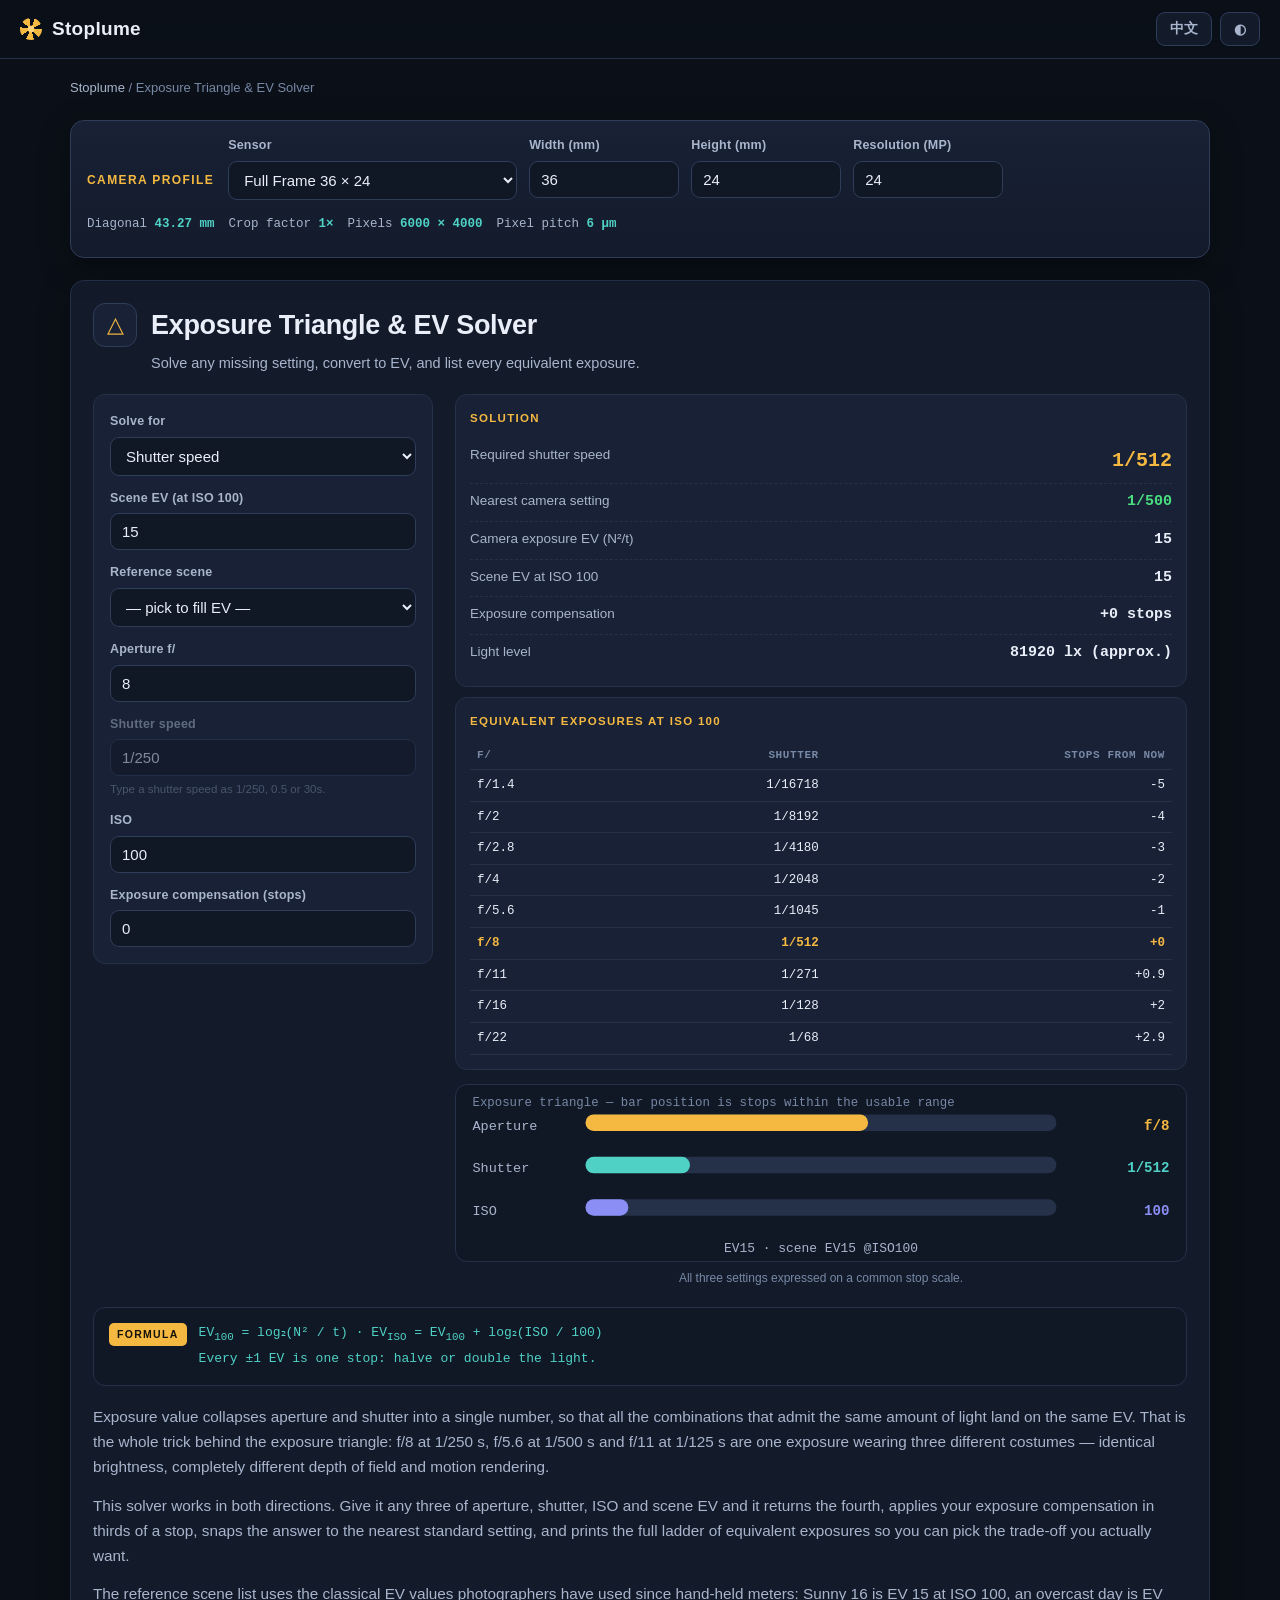
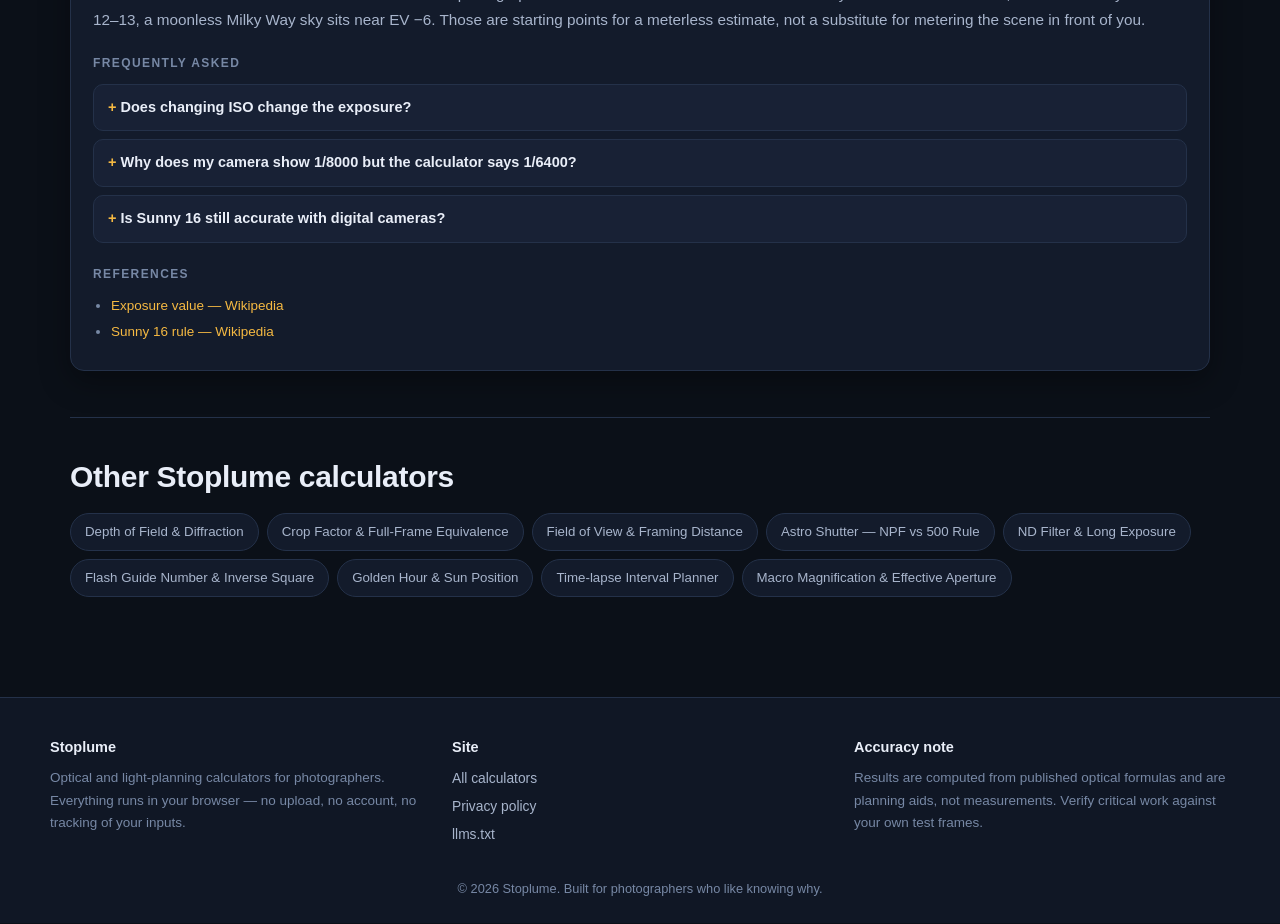
<file: tools/exposure-value-calculator.html>
<!DOCTYPE html>
<html lang="en" data-lang="en">
<head>
<meta charset="utf-8">
<meta name="viewport" content="width=device-width, initial-scale=1">
<title data-en="Exposure Triangle &amp; EV Solver — free &amp; bilingual | Stoplume" data-zh="曝光三角与 EV 求解器 — 免费中英双语 | Stoplume">Exposure Triangle &amp; EV Solver — free &amp; bilingual | Stoplume</title>
<meta name="description" content="Solve any missing setting, convert to EV, and list every equivalent exposure." data-en="Solve any missing setting, convert to EV, and list every equivalent exposure." data-zh="求解任一缺失参数、换算 EV，并列出所有等效曝光组合。">
<meta name="keywords" content="exposure value calculator, EV chart, exposure triangle, equivalent exposure, sunny 16 rule">
<link rel="canonical" href="https://stoplume.com/tools/exposure-value-calculator.html">
<link rel="alternate" hreflang="en" href="https://stoplume.com/tools/exposure-value-calculator.html">
<link rel="alternate" hreflang="zh-CN" href="https://stoplume.com/tools/exposure-value-calculator.html?lang=zh">
<link rel="alternate" hreflang="x-default" href="https://stoplume.com/tools/exposure-value-calculator.html">
<meta property="og:type" content="website">
<meta property="og:title" content="Exposure Triangle &amp; EV Solver — free &amp; bilingual | Stoplume">
<meta property="og:description" content="Solve any missing setting, convert to EV, and list every equivalent exposure.">
<meta property="og:url" content="https://stoplume.com/tools/exposure-value-calculator.html">
<meta property="og:image" content="https://stoplume.com/og-image.png">
<meta property="og:site_name" content="Stoplume">
<meta name="twitter:card" content="summary_large_image">
<meta name="theme-color" content="#0d1220">
<link rel="icon" href="../favicon.svg" type="image/svg+xml">
<link rel="stylesheet" href="../styles.css">
<!-- Google AdSense Auto Ads: activate by replacing ca-pub-XXXXXXXXXXXXXX with a real publisher ID and removing these comment markers. No manual ad slots are used anywhere on this site. -->
<!-- <script async src="https://pagead2.googlesyndication.com/pagead/js/adsbygoogle.js?client=ca-pub-XXXXXXXXXXXXXX" crossorigin="anonymous"></script> -->
<script type="application/ld+json">{
 "@context": "https://schema.org",
 "@graph": [
  {
   "@type": "WebApplication",
   "name": "Exposure Triangle & EV Solver",
   "url": "https://stoplume.com/tools/exposure-value-calculator.html",
   "applicationCategory": "MultimediaApplication",
   "operatingSystem": "Any modern browser",
   "browserRequirements": "Requires JavaScript",
   "description": "Solve any missing setting, convert to EV, and list every equivalent exposure.",
   "offers": {
    "@type": "Offer",
    "price": "0",
    "priceCurrency": "USD"
   },
   "isPartOf": {
    "@type": "WebSite",
    "name": "Stoplume",
    "url": "https://stoplume.com/"
   }
  },
  {
   "@type": "BreadcrumbList",
   "itemListElement": [
    {
     "@type": "ListItem",
     "position": 1,
     "name": "Stoplume",
     "item": "https://stoplume.com/"
    },
    {
     "@type": "ListItem",
     "position": 2,
     "name": "Exposure Triangle & EV Solver",
     "item": "https://stoplume.com/tools/exposure-value-calculator.html"
    }
   ]
  },
  {
   "@type": "FAQPage",
   "mainEntity": [
    {
     "@type": "Question",
     "name": "Does changing ISO change the exposure?",
     "acceptedAnswer": {
      "@type": "Answer",
      "text": "It changes the brightness of the file, not the amount of light the lens delivered. EV as used here describes scene luminance at ISO 100; raising ISO lets you use a smaller aperture or faster shutter for the same output brightness, at the cost of noise."
     }
    },
    {
     "@type": "Question",
     "name": "Why does my camera show 1/8000 but the calculator says 1/6400?",
     "acceptedAnswer": {
      "@type": "Answer",
      "text": "Standard shutter values are rounded powers of two (1/8000 is really 1/8192). Stoplume prints the exact computed time and then the nearest full, half and third stop setting your camera can actually dial in."
     }
    },
    {
     "@type": "Question",
     "name": "Is Sunny 16 still accurate with digital cameras?",
     "acceptedAnswer": {
      "@type": "Answer",
      "text": "Yes — it describes the light, not the medium. On a clear day with the sun over your shoulder, f/16 with shutter ≈ 1/ISO lands within about half a stop, which is well inside raw headroom."
     }
    }
   ]
  }
 ]
}</script>
</head>
<body>
<a class="skip" href="#main" data-en="Skip to content" data-zh="跳到主要内容">Skip to content</a>
<header class="site-head">
  <a class="brand" href="../index.html">
    <span class="brand-mark" aria-hidden="true"></span>
    <span class="brand-text">Stoplume</span>
  </a>
  <div class="head-actions">
    <button type="button" id="lang-btn" class="ghost-btn" aria-label="Switch language">中文</button>
    <button type="button" id="theme-btn" class="ghost-btn" aria-label="Switch theme">◐</button>
  </div>
</header>

<main id="main">
<nav class="crumbs" aria-label="Breadcrumb">
  <a href="../index.html">Stoplume</a> <span aria-hidden="true">/</span>
  <span data-en="Exposure Triangle &amp; EV Solver" data-zh="曝光三角与 EV 求解器">Exposure Triangle &amp; EV Solver</span>
</nav>

<section class="camera" id="camera">
  <div class="camera-inner">
    <span class="camera-label" data-en="Camera profile" data-zh="相机档案">Camera profile</span>
    <div class="camera-fields">
      <div class="field">
        <label for="cam-sensor" data-en="Sensor" data-zh="画幅">Sensor</label>
        <select id="cam-sensor"><option value="ff" selected>Full Frame 36 × 24</option><option value="apsc">APS-C 23.5 × 15.6 (Sony/Nikon/Fuji)</option><option value="apsc_c">APS-C 22.3 × 14.9 (Canon)</option><option value="apsh">APS-H 27.9 × 18.6</option><option value="mft">Micro Four Thirds 17.3 × 13.0</option><option value="one">1&quot; type 13.2 × 8.8</option><option value="gfx">Medium format 43.8 × 32.9</option><option value="s35">Super 35 cine 24.89 × 18.66</option><option value="smaller">1/1.28&quot; phone 9.8 × 7.3</option><option value="custom">Custom…</option></select>
      </div>
      <div class="field cam-custom" id="cam-custom-w" hidden>
        <label for="cam-w" data-en="Width (mm)" data-zh="宽度（mm）">Width (mm)</label>
        <input type="number" id="cam-w" value="36" min="1" max="200" step="0.01" inputmode="decimal">
      </div>
      <div class="field cam-custom" id="cam-custom-h" hidden>
        <label for="cam-h" data-en="Height (mm)" data-zh="高度（mm）">Height (mm)</label>
        <input type="number" id="cam-h" value="24" min="1" max="200" step="0.01" inputmode="decimal">
      </div>
      <div class="field">
        <label for="cam-mp" data-en="Resolution (MP)" data-zh="像素（MP）">Resolution (MP)</label>
        <input type="number" id="cam-mp" value="24" min="1" max="250" step="0.1" inputmode="decimal">
      </div>
    </div>
    <div class="camera-derived" id="cam-derived"></div>
  </div>
</section>
<div class="panels">
<section class="panel panel-solo" id="tool-exp" data-tool="exp">
  <header class="panel-head">
    <span class="panel-icon" aria-hidden="true">△</span>
    <div>
      <h1 data-en="Exposure Triangle &amp; EV Solver" data-zh="曝光三角与 EV 求解器">Exposure Triangle &amp; EV Solver</h1>
      <p class="panel-sub" data-en="Solve any missing setting, convert to EV, and list every equivalent exposure." data-zh="求解任一缺失参数、换算 EV，并列出所有等效曝光组合。">Solve any missing setting, convert to EV, and list every equivalent exposure.</p>
    </div>
  </header>
  <div class="tool-grid">
    <form class="inputs" onsubmit="return false;" autocomplete="off"><div class="field"><label for="exp-solve" data-en="Solve for" data-zh="求解">Solve for</label><select id="exp-solve"><option value="shutter" selected data-en="Shutter speed" data-zh="快门速度">Shutter speed</option><option value="aperture" data-en="Aperture" data-zh="光圈">Aperture</option><option value="iso" data-en="ISO" data-zh="ISO">ISO</option><option value="ev" data-en="Exposure value (EV)" data-zh="曝光值 EV">Exposure value (EV)</option></select></div><div class="field"><label for="exp-ev" data-en="Scene EV (at ISO 100)" data-zh="场景 EV（ISO 100）">Scene EV (at ISO 100)</label><input type="number" id="exp-ev" value="15" min="-8" max="22" step="0.1" inputmode="decimal"></div><div class="field"><label for="exp-scene" data-en="Reference scene" data-zh="参考场景">Reference scene</label><select id="exp-scene"><option value="" selected data-en="— pick to fill EV —" data-zh="— 选择以填入 EV —">— pick to fill EV —</option><option value="15" data-en="Sunny 16: bright sun, distinct shadows — EV 15" data-zh="阳光十六法：晴天硬影 — EV 15">Sunny 16: bright sun, distinct shadows — EV 15</option><option value="14" data-en="Slight overcast, soft shadows — EV 14" data-zh="薄云，柔和阴影 — EV 14">Slight overcast, soft shadows — EV 14</option><option value="13" data-en="Overcast, no shadows — EV 13" data-zh="阴天无影 — EV 13">Overcast, no shadows — EV 13</option><option value="12" data-en="Heavy overcast / open shade — EV 12" data-zh="厚云 / 阴影处 — EV 12">Heavy overcast / open shade — EV 12</option><option value="9" data-en="Bright street at night, shop windows — EV 9" data-zh="夜间明亮街道、橱窗 — EV 9">Bright street at night, shop windows — EV 9</option><option value="7" data-en="Bright interior, home at night — EV 7" data-zh="室内明亮、夜间家居 — EV 7">Bright interior, home at night — EV 7</option><option value="5" data-en="Dim interior, candlelit close-up — EV 5" data-zh="昏暗室内、烛光特写 — EV 5">Dim interior, candlelit close-up — EV 5</option><option value="-4" data-en="Full moon landscape — EV −4" data-zh="满月风景 — EV −4">Full moon landscape — EV −4</option><option value="-6" data-en="Milky Way, no moon — EV −6" data-zh="无月银河 — EV −6">Milky Way, no moon — EV −6</option></select></div><div class="field"><label for="exp-aperture" data-en="Aperture f/" data-zh="光圈 f/">Aperture f/</label><input type="number" id="exp-aperture" value="8" min="0.7" max="64" step="0.1" inputmode="decimal"></div><div class="field"><label for="exp-shutter" data-en="Shutter speed" data-zh="快门速度">Shutter speed</label><input type="text" id="exp-shutter" value="1/250" autocomplete="off"><small class="hint" data-en="Type a shutter speed as 1/250, 0.5 or 30s." data-zh="快门可输入 1/250、0.5 或 30s 等格式。">Type a shutter speed as 1/250, 0.5 or 30s.</small></div><div class="field"><label for="exp-iso" data-en="ISO" data-zh="ISO">ISO</label><input type="number" id="exp-iso" value="100" min="6" max="409600" step="1" inputmode="decimal"></div><div class="field"><label for="exp-comp" data-en="Exposure compensation (stops)" data-zh="曝光补偿（档）">Exposure compensation (stops)</label><input type="number" id="exp-comp" value="0" min="-6" max="6" step="0.3333333333333333" inputmode="decimal"></div></form>
    <div class="outputs">
      <div class="results" id="exp-out" role="status" aria-live="polite"></div>
      <figure class="viz"><div id="exp-svg"></div>
        <figcaption class="viz-cap" id="exp-cap"></figcaption></figure>
    </div>
  </div>
  <div class="formula"><span class="formula-tag" data-en="Formula" data-zh="公式">Formula</span>
    <code>EV<sub>100</sub> = log₂(N² / t)    ·    EV<sub>ISO</sub> = EV<sub>100</sub> + log₂(ISO / 100)<br>Every ±1 EV is one stop: halve or double the light.</code></div>
  <div class="explain"><p data-en="Exposure value collapses aperture and shutter into a single number, so that all the combinations that admit the same amount of light land on the same EV. That is the whole trick behind the exposure triangle: f/8 at 1/250 s, f/5.6 at 1/500 s and f/11 at 1/125 s are one exposure wearing three different costumes — identical brightness, completely different depth of field and motion rendering." data-zh="曝光值把光圈和快门压缩成一个数字，于是所有进光量相同的组合都落在同一个 EV 上。这就是曝光三角的全部秘密：f/8 + 1/250 s、f/5.6 + 1/500 s、f/11 + 1/125 s 是同一次曝光的三套衣服——亮度完全一样，景深和运动表现却截然不同。">Exposure value collapses aperture and shutter into a single number, so that all the combinations that admit the same amount of light land on the same EV. That is the whole trick behind the exposure triangle: f/8 at 1/250 s, f/5.6 at 1/500 s and f/11 at 1/125 s are one exposure wearing three different costumes — identical brightness, completely different depth of field and motion rendering.</p><p data-en="This solver works in both directions. Give it any three of aperture, shutter, ISO and scene EV and it returns the fourth, applies your exposure compensation in thirds of a stop, snaps the answer to the nearest standard setting, and prints the full ladder of equivalent exposures so you can pick the trade-off you actually want." data-zh="这个求解器是双向的。给它光圈、快门、ISO、场景 EV 中的任意三个，它返回第四个，按 1/3 档应用你的曝光补偿，把结果吸附到最近的标准档位，并列出完整的等效曝光阶梯，让你自己挑想要的取舍。">This solver works in both directions. Give it any three of aperture, shutter, ISO and scene EV and it returns the fourth, applies your exposure compensation in thirds of a stop, snaps the answer to the nearest standard setting, and prints the full ladder of equivalent exposures so you can pick the trade-off you actually want.</p><p data-en="The reference scene list uses the classical EV values photographers have used since hand-held meters: Sunny 16 is EV 15 at ISO 100, an overcast day is EV 12–13, a moonless Milky Way sky sits near EV −6. Those are starting points for a meterless estimate, not a substitute for metering the scene in front of you." data-zh="参考场景用的是测光表时代以来摄影师沿用的经典 EV 值：阳光十六法在 ISO 100 下是 EV 15，阴天约 EV 12–13，无月银河大约 EV −6。这些是没有测光表时的起点估算，不能替代对眼前场景的实际测光。">The reference scene list uses the classical EV values photographers have used since hand-held meters: Sunny 16 is EV 15 at ISO 100, an overcast day is EV 12–13, a moonless Milky Way sky sits near EV −6. Those are starting points for a meterless estimate, not a substitute for metering the scene in front of you.</p></div>
  <div class="faq">
    <h3 data-en="Frequently asked" data-zh="常见问题">Frequently asked</h3>
    <details class="faq-item"><summary data-en="Does changing ISO change the exposure?" data-zh="改 ISO 算改变曝光吗？">Does changing ISO change the exposure?</summary><p data-en="It changes the brightness of the file, not the amount of light the lens delivered. EV as used here describes scene luminance at ISO 100; raising ISO lets you use a smaller aperture or faster shutter for the same output brightness, at the cost of noise." data-zh="它改变的是文件的明度，而不是镜头送进来的光量。这里的 EV 描述的是 ISO 100 下的场景亮度；提高 ISO 让你在同样输出亮度下用更小光圈或更快快门，代价是噪点。">It changes the brightness of the file, not the amount of light the lens delivered. EV as used here describes scene luminance at ISO 100; raising ISO lets you use a smaller aperture or faster shutter for the same output brightness, at the cost of noise.</p></details><details class="faq-item"><summary data-en="Why does my camera show 1/8000 but the calculator says 1/6400?" data-zh="为什么相机是 1/8000，计算器给 1/6400？">Why does my camera show 1/8000 but the calculator says 1/6400?</summary><p data-en="Standard shutter values are rounded powers of two (1/8000 is really 1/8192). Stoplume prints the exact computed time and then the nearest full, half and third stop setting your camera can actually dial in." data-zh="标准快门刻度是被取整的 2 的幂（1/8000 实际是 1/8192）。Stoplume 会先给出精确计算时间，再给出相机上真正能拨到的整档、半档和 1/3 档设置。">Standard shutter values are rounded powers of two (1/8000 is really 1/8192). Stoplume prints the exact computed time and then the nearest full, half and third stop setting your camera can actually dial in.</p></details><details class="faq-item"><summary data-en="Is Sunny 16 still accurate with digital cameras?" data-zh="阳光十六法对数码相机还准吗？">Is Sunny 16 still accurate with digital cameras?</summary><p data-en="Yes — it describes the light, not the medium. On a clear day with the sun over your shoulder, f/16 with shutter ≈ 1/ISO lands within about half a stop, which is well inside raw headroom." data-zh="准——它描述的是光线，不是介质。晴天顺光时，f/16 配 ≈ 1/ISO 的快门，误差通常在半档以内，完全在 RAW 宽容度之内。">Yes — it describes the light, not the medium. On a clear day with the sun over your shoulder, f/16 with shutter ≈ 1/ISO lands within about half a stop, which is well inside raw headroom.</p></details>
  </div>
  <div class="sources">
    <h3 data-en="References" data-zh="参考来源">References</h3>
    <ul><li><a href="https://en.wikipedia.org/wiki/Exposure_value" target="_blank" rel="noopener nofollow">Exposure value — Wikipedia</a></li><li><a href="https://en.wikipedia.org/wiki/Sunny_16_rule" target="_blank" rel="noopener nofollow">Sunny 16 rule — Wikipedia</a></li></ul>
  </div>
</section></div>
<section class="section">
  <h2 data-en="Other Stoplume calculators" data-zh="其他 Stoplume 计算器">Other Stoplume calculators</h2>
  <div class="chips"><a class="chip" href="depth-of-field-calculator.html" data-en="Depth of Field &amp; Diffraction" data-zh="景深与衍射计算器">Depth of Field &amp; Diffraction</a><a class="chip" href="crop-factor-equivalence.html" data-en="Crop Factor &amp; Full-Frame Equivalence" data-zh="等效焦距与画幅换算">Crop Factor &amp; Full-Frame Equivalence</a><a class="chip" href="field-of-view-calculator.html" data-en="Field of View &amp; Framing Distance" data-zh="视角与取景距离">Field of View &amp; Framing Distance</a><a class="chip" href="astrophotography-shutter-calculator.html" data-en="Astro Shutter — NPF vs 500 Rule" data-zh="星空快门 — NPF 与 500 法则">Astro Shutter — NPF vs 500 Rule</a><a class="chip" href="nd-filter-calculator.html" data-en="ND Filter &amp; Long Exposure" data-zh="ND 减光镜与长曝光">ND Filter &amp; Long Exposure</a><a class="chip" href="flash-guide-number-calculator.html" data-en="Flash Guide Number &amp; Inverse Square" data-zh="闪光指数与平方反比">Flash Guide Number &amp; Inverse Square</a><a class="chip" href="golden-hour-calculator.html" data-en="Golden Hour &amp; Sun Position" data-zh="黄金时刻与太阳方位">Golden Hour &amp; Sun Position</a><a class="chip" href="time-lapse-calculator.html" data-en="Time-lapse Interval Planner" data-zh="延时摄影间隔规划">Time-lapse Interval Planner</a><a class="chip" href="macro-magnification-calculator.html" data-en="Macro Magnification &amp; Effective Aperture" data-zh="微距放大倍率与有效光圈">Macro Magnification &amp; Effective Aperture</a></div>
</section>
</main>

<footer class="site-foot">
  <div class="foot-grid">
    <div>
      <strong>Stoplume</strong>
      <p data-en="Optical and light-planning calculators for photographers. Everything runs in your browser — no upload, no account, no tracking of your inputs."
         data-zh="给摄影师的光学与用光计算工具。全部在浏览器内运行——不上传、不注册、不追踪你的输入。">Optical and light-planning calculators for photographers. Everything runs in your browser — no upload, no account, no tracking of your inputs.</p>
    </div>
    <div>
      <strong data-en="Site" data-zh="站点">Site</strong>
      <ul>
        <li><a href="../index.html" data-en="All calculators" data-zh="全部计算器">All calculators</a></li>
        <li><a href="../privacy.html" data-en="Privacy policy" data-zh="隐私政策">Privacy policy</a></li>
        <li><a href="../llms.txt" data-en="llms.txt" data-zh="llms.txt">llms.txt</a></li>
      </ul>
    </div>
    <div>
      <strong data-en="Accuracy note" data-zh="精度说明">Accuracy note</strong>
      <p data-en="Results are computed from published optical formulas and are planning aids, not measurements. Verify critical work against your own test frames."
         data-zh="结果依据公开的光学公式计算，属于规划参考而非实测数据。关键工作请以自己的试拍文件为准。">Results are computed from published optical formulas and are planning aids, not measurements. Verify critical work against your own test frames.</p>
    </div>
  </div>
  <p class="copyright">© 2026 Stoplume. <span data-en="Built for photographers who like knowing why." data-zh="献给想知道「为什么」的摄影师。">Built for photographers who like knowing why.</span></p>
</footer>
<script src="../app.js"></script>
</body>
</html>
</file>
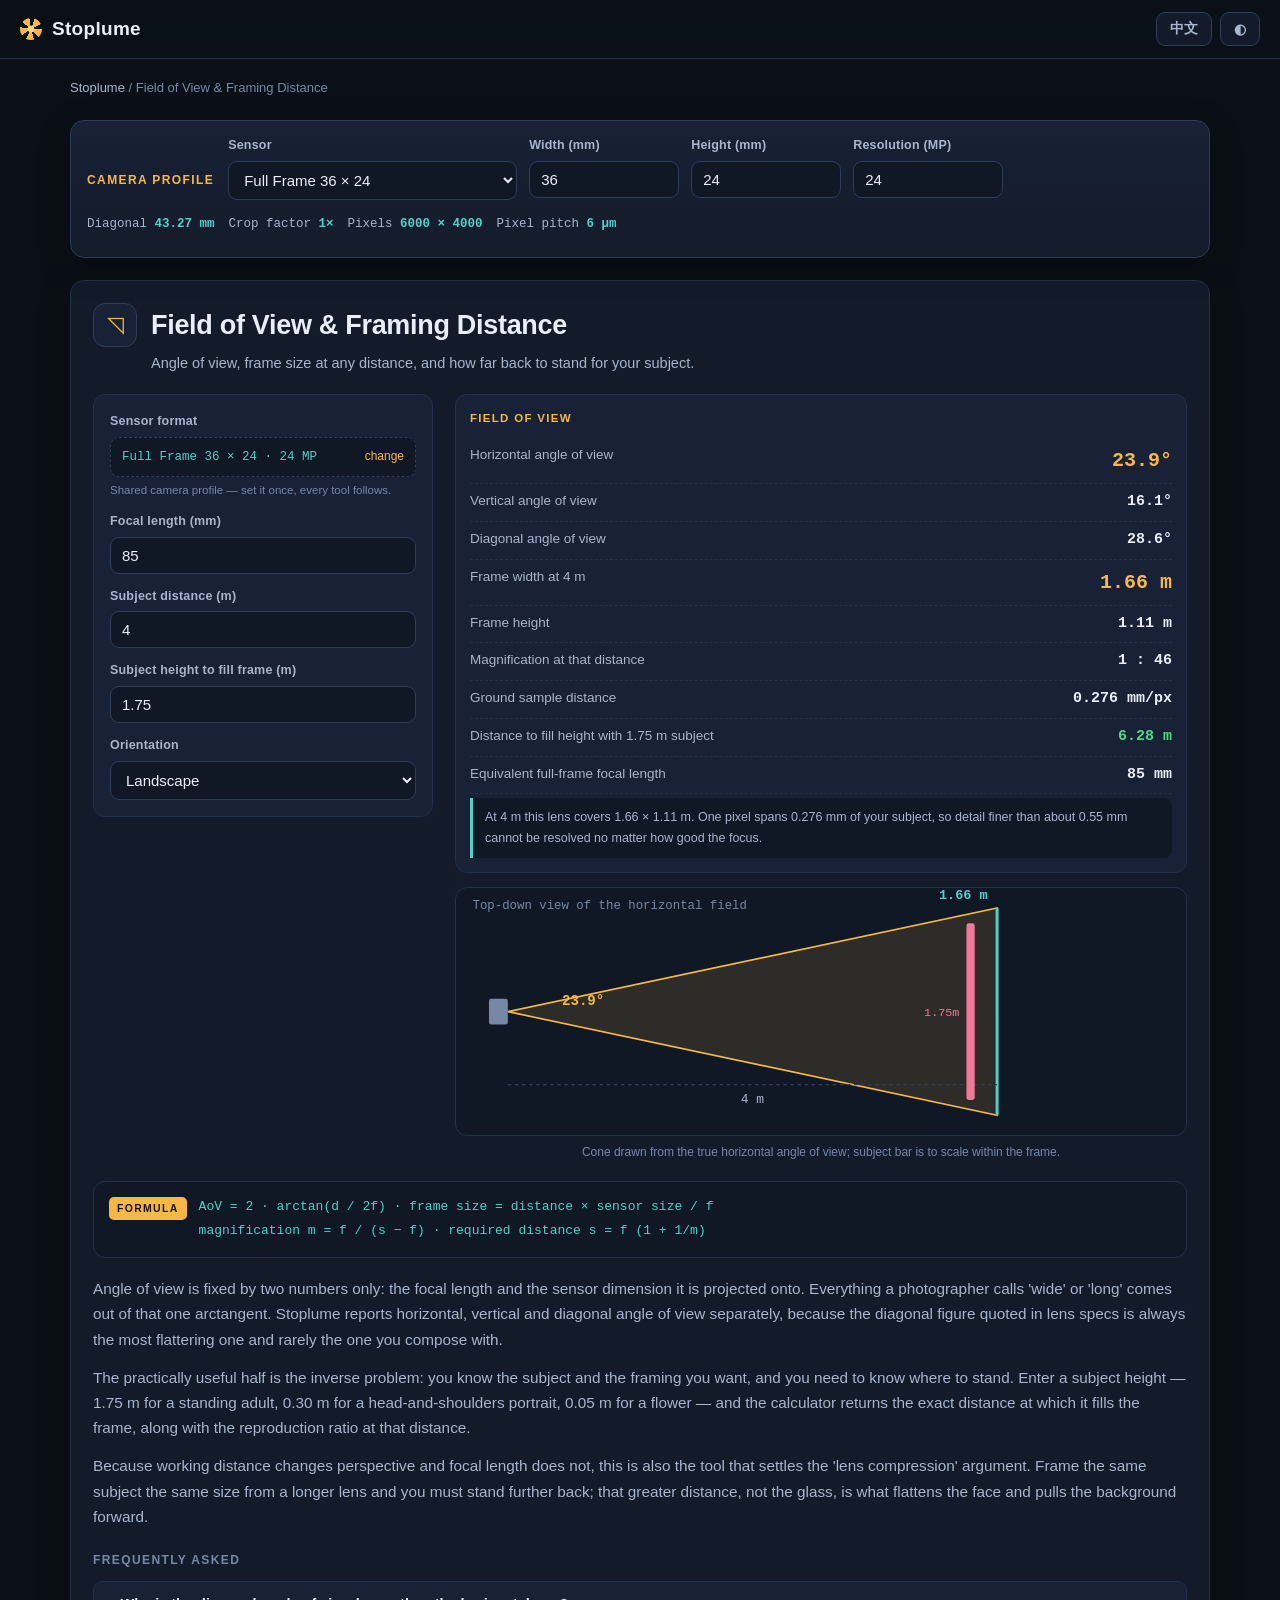
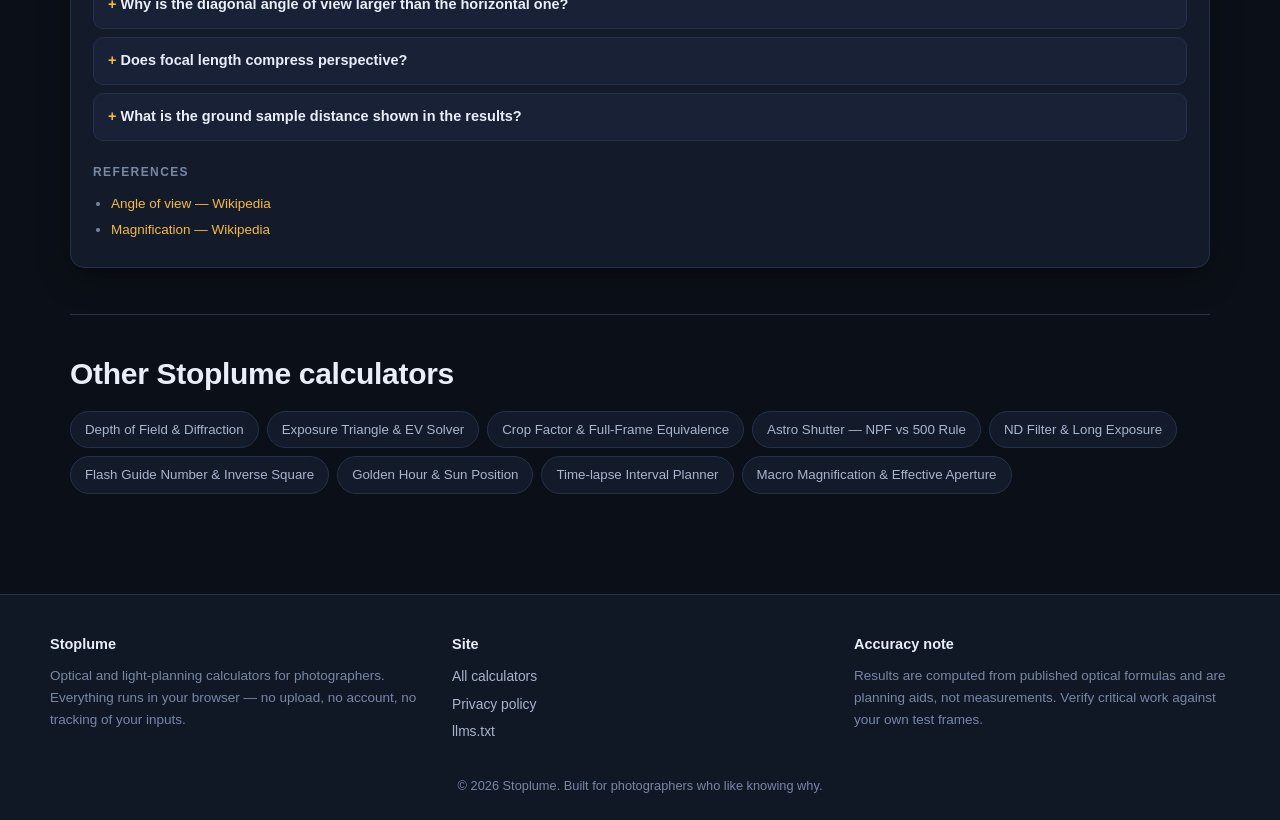
<file: tools/field-of-view-calculator.html>
<!DOCTYPE html>
<html lang="en" data-lang="en">
<head>
<meta charset="utf-8">
<meta name="viewport" content="width=device-width, initial-scale=1">
<title data-en="Field of View &amp; Framing Distance — free &amp; bilingual | Stoplume" data-zh="视角与取景距离 — 免费中英双语 | Stoplume">Field of View &amp; Framing Distance — free &amp; bilingual | Stoplume</title>
<meta name="description" content="Angle of view, frame size at any distance, and how far back to stand for your subject." data-en="Angle of view, frame size at any distance, and how far back to stand for your subject." data-zh="视角、任意距离上的画面尺寸，以及拍摄某个主体该退到多远。">
<meta name="keywords" content="field of view calculator, angle of view, framing distance, subject distance calculator, photography focal length">
<link rel="canonical" href="https://stoplume.com/tools/field-of-view-calculator.html">
<link rel="alternate" hreflang="en" href="https://stoplume.com/tools/field-of-view-calculator.html">
<link rel="alternate" hreflang="zh-CN" href="https://stoplume.com/tools/field-of-view-calculator.html?lang=zh">
<link rel="alternate" hreflang="x-default" href="https://stoplume.com/tools/field-of-view-calculator.html">
<meta property="og:type" content="website">
<meta property="og:title" content="Field of View &amp; Framing Distance — free &amp; bilingual | Stoplume">
<meta property="og:description" content="Angle of view, frame size at any distance, and how far back to stand for your subject.">
<meta property="og:url" content="https://stoplume.com/tools/field-of-view-calculator.html">
<meta property="og:image" content="https://stoplume.com/og-image.png">
<meta property="og:site_name" content="Stoplume">
<meta name="twitter:card" content="summary_large_image">
<meta name="theme-color" content="#0d1220">
<link rel="icon" href="../favicon.svg" type="image/svg+xml">
<link rel="stylesheet" href="../styles.css">
<!-- Google AdSense Auto Ads: activate by replacing ca-pub-XXXXXXXXXXXXXX with a real publisher ID and removing these comment markers. No manual ad slots are used anywhere on this site. -->
<!-- <script async src="https://pagead2.googlesyndication.com/pagead/js/adsbygoogle.js?client=ca-pub-XXXXXXXXXXXXXX" crossorigin="anonymous"></script> -->
<script type="application/ld+json">{
 "@context": "https://schema.org",
 "@graph": [
  {
   "@type": "WebApplication",
   "name": "Field of View & Framing Distance",
   "url": "https://stoplume.com/tools/field-of-view-calculator.html",
   "applicationCategory": "MultimediaApplication",
   "operatingSystem": "Any modern browser",
   "browserRequirements": "Requires JavaScript",
   "description": "Angle of view, frame size at any distance, and how far back to stand for your subject.",
   "offers": {
    "@type": "Offer",
    "price": "0",
    "priceCurrency": "USD"
   },
   "isPartOf": {
    "@type": "WebSite",
    "name": "Stoplume",
    "url": "https://stoplume.com/"
   }
  },
  {
   "@type": "BreadcrumbList",
   "itemListElement": [
    {
     "@type": "ListItem",
     "position": 1,
     "name": "Stoplume",
     "item": "https://stoplume.com/"
    },
    {
     "@type": "ListItem",
     "position": 2,
     "name": "Field of View & Framing Distance",
     "item": "https://stoplume.com/tools/field-of-view-calculator.html"
    }
   ]
  },
  {
   "@type": "FAQPage",
   "mainEntity": [
    {
     "@type": "Question",
     "name": "Why is the diagonal angle of view larger than the horizontal one?",
     "acceptedAnswer": {
      "@type": "Answer",
      "text": "Because the diagonal is the longest dimension of the frame. A 50 mm lens on full frame is about 47° diagonally but only 40° horizontally — worth remembering when a spec sheet promises a wider look than you get."
     }
    },
    {
     "@type": "Question",
     "name": "Does focal length compress perspective?",
     "acceptedAnswer": {
      "@type": "Answer",
      "text": "No — distance does. Perspective is set purely by where the camera stands. Long lenses are associated with compression only because they let you fill the frame from far away."
     }
    },
    {
     "@type": "Question",
     "name": "What is the ground sample distance shown in the results?",
     "acceptedAnswer": {
      "@type": "Answer",
      "text": "It is how many millimetres of your subject fall on a single pixel at the stated distance. It tells you whether a licence plate, a fabric weave or a bird's eye can physically be resolved before you take the shot."
     }
    }
   ]
  }
 ]
}</script>
</head>
<body>
<a class="skip" href="#main" data-en="Skip to content" data-zh="跳到主要内容">Skip to content</a>
<header class="site-head">
  <a class="brand" href="../index.html">
    <span class="brand-mark" aria-hidden="true"></span>
    <span class="brand-text">Stoplume</span>
  </a>
  <div class="head-actions">
    <button type="button" id="lang-btn" class="ghost-btn" aria-label="Switch language">中文</button>
    <button type="button" id="theme-btn" class="ghost-btn" aria-label="Switch theme">◐</button>
  </div>
</header>

<main id="main">
<nav class="crumbs" aria-label="Breadcrumb">
  <a href="../index.html">Stoplume</a> <span aria-hidden="true">/</span>
  <span data-en="Field of View &amp; Framing Distance" data-zh="视角与取景距离">Field of View &amp; Framing Distance</span>
</nav>

<section class="camera" id="camera">
  <div class="camera-inner">
    <span class="camera-label" data-en="Camera profile" data-zh="相机档案">Camera profile</span>
    <div class="camera-fields">
      <div class="field">
        <label for="cam-sensor" data-en="Sensor" data-zh="画幅">Sensor</label>
        <select id="cam-sensor"><option value="ff" selected>Full Frame 36 × 24</option><option value="apsc">APS-C 23.5 × 15.6 (Sony/Nikon/Fuji)</option><option value="apsc_c">APS-C 22.3 × 14.9 (Canon)</option><option value="apsh">APS-H 27.9 × 18.6</option><option value="mft">Micro Four Thirds 17.3 × 13.0</option><option value="one">1&quot; type 13.2 × 8.8</option><option value="gfx">Medium format 43.8 × 32.9</option><option value="s35">Super 35 cine 24.89 × 18.66</option><option value="smaller">1/1.28&quot; phone 9.8 × 7.3</option><option value="custom">Custom…</option></select>
      </div>
      <div class="field cam-custom" id="cam-custom-w" hidden>
        <label for="cam-w" data-en="Width (mm)" data-zh="宽度（mm）">Width (mm)</label>
        <input type="number" id="cam-w" value="36" min="1" max="200" step="0.01" inputmode="decimal">
      </div>
      <div class="field cam-custom" id="cam-custom-h" hidden>
        <label for="cam-h" data-en="Height (mm)" data-zh="高度（mm）">Height (mm)</label>
        <input type="number" id="cam-h" value="24" min="1" max="200" step="0.01" inputmode="decimal">
      </div>
      <div class="field">
        <label for="cam-mp" data-en="Resolution (MP)" data-zh="像素（MP）">Resolution (MP)</label>
        <input type="number" id="cam-mp" value="24" min="1" max="250" step="0.1" inputmode="decimal">
      </div>
    </div>
    <div class="camera-derived" id="cam-derived"></div>
  </div>
</section>
<div class="panels">
<section class="panel panel-solo" id="tool-fov" data-tool="fov">
  <header class="panel-head">
    <span class="panel-icon" aria-hidden="true">◹</span>
    <div>
      <h1 data-en="Field of View &amp; Framing Distance" data-zh="视角与取景距离">Field of View &amp; Framing Distance</h1>
      <p class="panel-sub" data-en="Angle of view, frame size at any distance, and how far back to stand for your subject." data-zh="视角、任意距离上的画面尺寸，以及拍摄某个主体该退到多远。">Angle of view, frame size at any distance, and how far back to stand for your subject.</p>
    </div>
  </header>
  <div class="tool-grid">
    <form class="inputs" onsubmit="return false;" autocomplete="off"><div class="field field-cam"><label for="fov-sensor" data-en="Sensor format" data-zh="画幅">Sensor format</label><div class="camchip" data-camchip="1"><span class="camchip-name">Full Frame 36 × 24</span><a class="camchip-edit" href="#camera" data-en="change" data-zh="更改">change</a></div><small class="hint" data-en="Shared camera profile — set it once, every tool follows." data-zh="全站共用的相机档案——设置一次，所有工具同步。">Shared camera profile — set it once, every tool follows.</small></div><div class="field"><label for="fov-focal" data-en="Focal length (mm)" data-zh="焦距（mm）">Focal length (mm)</label><input type="number" id="fov-focal" value="85" min="1" max="2000" step="0.1" inputmode="decimal"></div><div class="field"><label for="fov-distance" data-en="Subject distance (m)" data-zh="主体距离（m）">Subject distance (m)</label><input type="number" id="fov-distance" value="4" min="0.05" max="10000" step="0.01" inputmode="decimal"></div><div class="field"><label for="fov-subject" data-en="Subject height to fill frame (m)" data-zh="要充满画面的主体高度（m）">Subject height to fill frame (m)</label><input type="number" id="fov-subject" value="1.75" min="0.001" max="1000" step="0.001" inputmode="decimal"></div><div class="field"><label for="fov-orient" data-en="Orientation" data-zh="取景方向">Orientation</label><select id="fov-orient"><option value="land" selected data-en="Landscape" data-zh="横构图">Landscape</option><option value="port" data-en="Portrait" data-zh="竖构图">Portrait</option></select></div></form>
    <div class="outputs">
      <div class="results" id="fov-out" role="status" aria-live="polite"></div>
      <figure class="viz"><div id="fov-svg"></div>
        <figcaption class="viz-cap" id="fov-cap"></figcaption></figure>
    </div>
  </div>
  <div class="formula"><span class="formula-tag" data-en="Formula" data-zh="公式">Formula</span>
    <code>AoV = 2 · arctan(d / 2f)    ·    frame size = distance × sensor size / f<br>magnification m = f / (s − f)    ·    required distance s = f (1 + 1/m)</code></div>
  <div class="explain"><p data-en="Angle of view is fixed by two numbers only: the focal length and the sensor dimension it is projected onto. Everything a photographer calls &#x27;wide&#x27; or &#x27;long&#x27; comes out of that one arctangent. Stoplume reports horizontal, vertical and diagonal angle of view separately, because the diagonal figure quoted in lens specs is always the most flattering one and rarely the one you compose with." data-zh="视角只由两个数字决定：焦距，以及它投射到的传感器尺寸。摄影师口中所有的「广」与「长」，都出自这一个反正切。Stoplume 会分别给出水平、垂直、对角三个视角——因为镜头规格上标注的对角视角永远是最好看的那个，却很少是你构图时用的那个。">Angle of view is fixed by two numbers only: the focal length and the sensor dimension it is projected onto. Everything a photographer calls 'wide' or 'long' comes out of that one arctangent. Stoplume reports horizontal, vertical and diagonal angle of view separately, because the diagonal figure quoted in lens specs is always the most flattering one and rarely the one you compose with.</p><p data-en="The practically useful half is the inverse problem: you know the subject and the framing you want, and you need to know where to stand. Enter a subject height — 1.75 m for a standing adult, 0.30 m for a head-and-shoulders portrait, 0.05 m for a flower — and the calculator returns the exact distance at which it fills the frame, along with the reproduction ratio at that distance." data-zh="更实用的是它的反问题：你已经知道主体和想要的构图，需要知道该站在哪里。输入主体高度——站立成人 1.75 m、半身肖像 0.30 m、一朵花 0.05 m——计算器会给出让它恰好充满画面的精确距离，以及该距离下的放大倍率。">The practically useful half is the inverse problem: you know the subject and the framing you want, and you need to know where to stand. Enter a subject height — 1.75 m for a standing adult, 0.30 m for a head-and-shoulders portrait, 0.05 m for a flower — and the calculator returns the exact distance at which it fills the frame, along with the reproduction ratio at that distance.</p><p data-en="Because working distance changes perspective and focal length does not, this is also the tool that settles the &#x27;lens compression&#x27; argument. Frame the same subject the same size from a longer lens and you must stand further back; that greater distance, not the glass, is what flattens the face and pulls the background forward." data-zh="由于改变透视的是工作距离而不是焦距，这个工具也顺带终结了「长焦压缩」之争：用更长的焦距把同一主体拍成同样大小，你必须退得更远；把脸拉平、把背景拉近的是这段距离，而不是那块玻璃。">Because working distance changes perspective and focal length does not, this is also the tool that settles the 'lens compression' argument. Frame the same subject the same size from a longer lens and you must stand further back; that greater distance, not the glass, is what flattens the face and pulls the background forward.</p></div>
  <div class="faq">
    <h3 data-en="Frequently asked" data-zh="常见问题">Frequently asked</h3>
    <details class="faq-item"><summary data-en="Why is the diagonal angle of view larger than the horizontal one?" data-zh="为什么对角视角比水平视角大？">Why is the diagonal angle of view larger than the horizontal one?</summary><p data-en="Because the diagonal is the longest dimension of the frame. A 50 mm lens on full frame is about 47° diagonally but only 40° horizontally — worth remembering when a spec sheet promises a wider look than you get." data-zh="因为对角线是画面最长的一边。全画幅 50mm 的对角视角约 47°，水平视角只有 40°——看规格表时值得记住这一点。">Because the diagonal is the longest dimension of the frame. A 50 mm lens on full frame is about 47° diagonally but only 40° horizontally — worth remembering when a spec sheet promises a wider look than you get.</p></details><details class="faq-item"><summary data-en="Does focal length compress perspective?" data-zh="长焦会压缩透视吗？">Does focal length compress perspective?</summary><p data-en="No — distance does. Perspective is set purely by where the camera stands. Long lenses are associated with compression only because they let you fill the frame from far away." data-zh="不会——压缩透视的是距离。透视完全由机位决定。长焦之所以和压缩感绑在一起，只是因为它让你能站得很远还把画面填满。">No — distance does. Perspective is set purely by where the camera stands. Long lenses are associated with compression only because they let you fill the frame from far away.</p></details><details class="faq-item"><summary data-en="What is the ground sample distance shown in the results?" data-zh="结果里的地面采样距离是什么？">What is the ground sample distance shown in the results?</summary><p data-en="It is how many millimetres of your subject fall on a single pixel at the stated distance. It tells you whether a licence plate, a fabric weave or a bird&#x27;s eye can physically be resolved before you take the shot." data-zh="指在给定距离上，主体的多少毫米落在一个像素上。它告诉你车牌、织物纹理或鸟眼在按下快门前是否物理上可能被分辨出来。">It is how many millimetres of your subject fall on a single pixel at the stated distance. It tells you whether a licence plate, a fabric weave or a bird&#x27;s eye can physically be resolved before you take the shot.</p></details>
  </div>
  <div class="sources">
    <h3 data-en="References" data-zh="参考来源">References</h3>
    <ul><li><a href="https://en.wikipedia.org/wiki/Angle_of_view" target="_blank" rel="noopener nofollow">Angle of view — Wikipedia</a></li><li><a href="https://en.wikipedia.org/wiki/Magnification" target="_blank" rel="noopener nofollow">Magnification — Wikipedia</a></li></ul>
  </div>
</section></div>
<section class="section">
  <h2 data-en="Other Stoplume calculators" data-zh="其他 Stoplume 计算器">Other Stoplume calculators</h2>
  <div class="chips"><a class="chip" href="depth-of-field-calculator.html" data-en="Depth of Field &amp; Diffraction" data-zh="景深与衍射计算器">Depth of Field &amp; Diffraction</a><a class="chip" href="exposure-value-calculator.html" data-en="Exposure Triangle &amp; EV Solver" data-zh="曝光三角与 EV 求解器">Exposure Triangle &amp; EV Solver</a><a class="chip" href="crop-factor-equivalence.html" data-en="Crop Factor &amp; Full-Frame Equivalence" data-zh="等效焦距与画幅换算">Crop Factor &amp; Full-Frame Equivalence</a><a class="chip" href="astrophotography-shutter-calculator.html" data-en="Astro Shutter — NPF vs 500 Rule" data-zh="星空快门 — NPF 与 500 法则">Astro Shutter — NPF vs 500 Rule</a><a class="chip" href="nd-filter-calculator.html" data-en="ND Filter &amp; Long Exposure" data-zh="ND 减光镜与长曝光">ND Filter &amp; Long Exposure</a><a class="chip" href="flash-guide-number-calculator.html" data-en="Flash Guide Number &amp; Inverse Square" data-zh="闪光指数与平方反比">Flash Guide Number &amp; Inverse Square</a><a class="chip" href="golden-hour-calculator.html" data-en="Golden Hour &amp; Sun Position" data-zh="黄金时刻与太阳方位">Golden Hour &amp; Sun Position</a><a class="chip" href="time-lapse-calculator.html" data-en="Time-lapse Interval Planner" data-zh="延时摄影间隔规划">Time-lapse Interval Planner</a><a class="chip" href="macro-magnification-calculator.html" data-en="Macro Magnification &amp; Effective Aperture" data-zh="微距放大倍率与有效光圈">Macro Magnification &amp; Effective Aperture</a></div>
</section>
</main>

<footer class="site-foot">
  <div class="foot-grid">
    <div>
      <strong>Stoplume</strong>
      <p data-en="Optical and light-planning calculators for photographers. Everything runs in your browser — no upload, no account, no tracking of your inputs."
         data-zh="给摄影师的光学与用光计算工具。全部在浏览器内运行——不上传、不注册、不追踪你的输入。">Optical and light-planning calculators for photographers. Everything runs in your browser — no upload, no account, no tracking of your inputs.</p>
    </div>
    <div>
      <strong data-en="Site" data-zh="站点">Site</strong>
      <ul>
        <li><a href="../index.html" data-en="All calculators" data-zh="全部计算器">All calculators</a></li>
        <li><a href="../privacy.html" data-en="Privacy policy" data-zh="隐私政策">Privacy policy</a></li>
        <li><a href="../llms.txt" data-en="llms.txt" data-zh="llms.txt">llms.txt</a></li>
      </ul>
    </div>
    <div>
      <strong data-en="Accuracy note" data-zh="精度说明">Accuracy note</strong>
      <p data-en="Results are computed from published optical formulas and are planning aids, not measurements. Verify critical work against your own test frames."
         data-zh="结果依据公开的光学公式计算，属于规划参考而非实测数据。关键工作请以自己的试拍文件为准。">Results are computed from published optical formulas and are planning aids, not measurements. Verify critical work against your own test frames.</p>
    </div>
  </div>
  <p class="copyright">© 2026 Stoplume. <span data-en="Built for photographers who like knowing why." data-zh="献给想知道「为什么」的摄影师。">Built for photographers who like knowing why.</span></p>
</footer>
<script src="../app.js"></script>
</body>
</html>
</file>
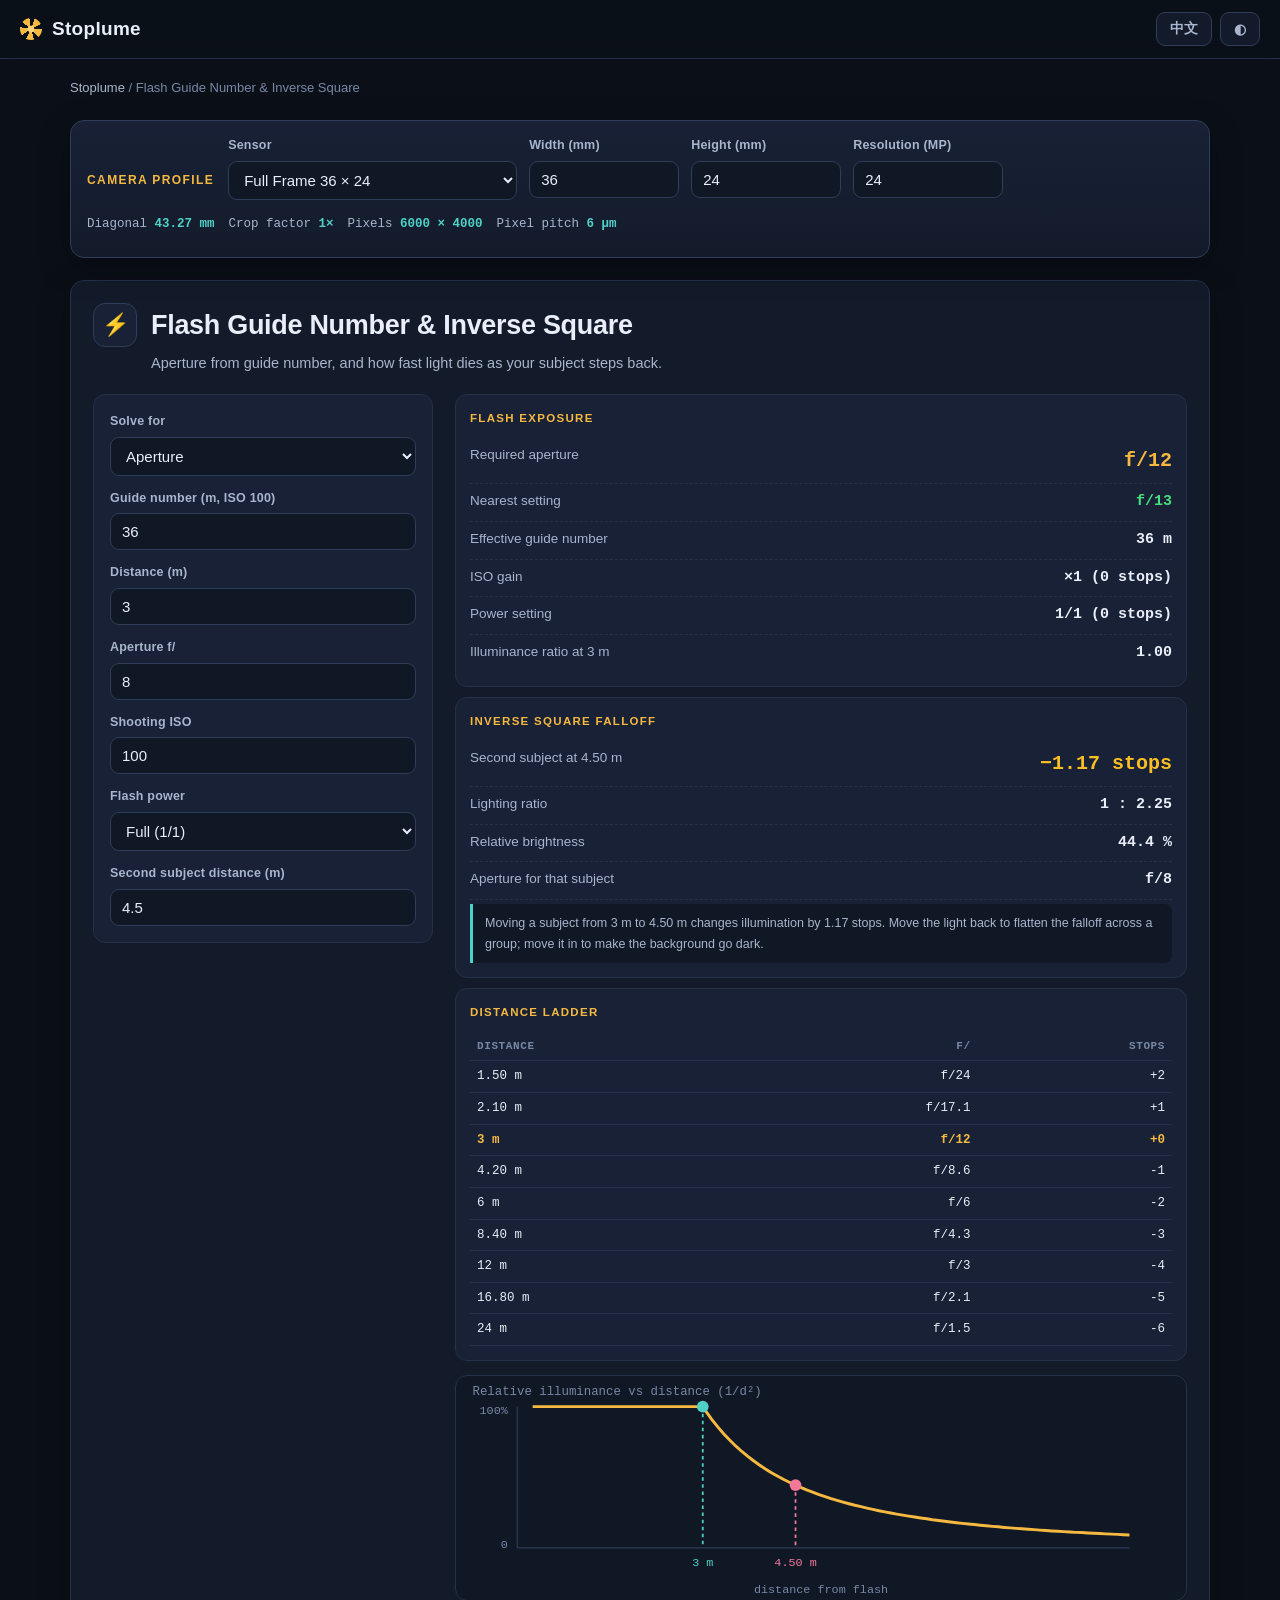
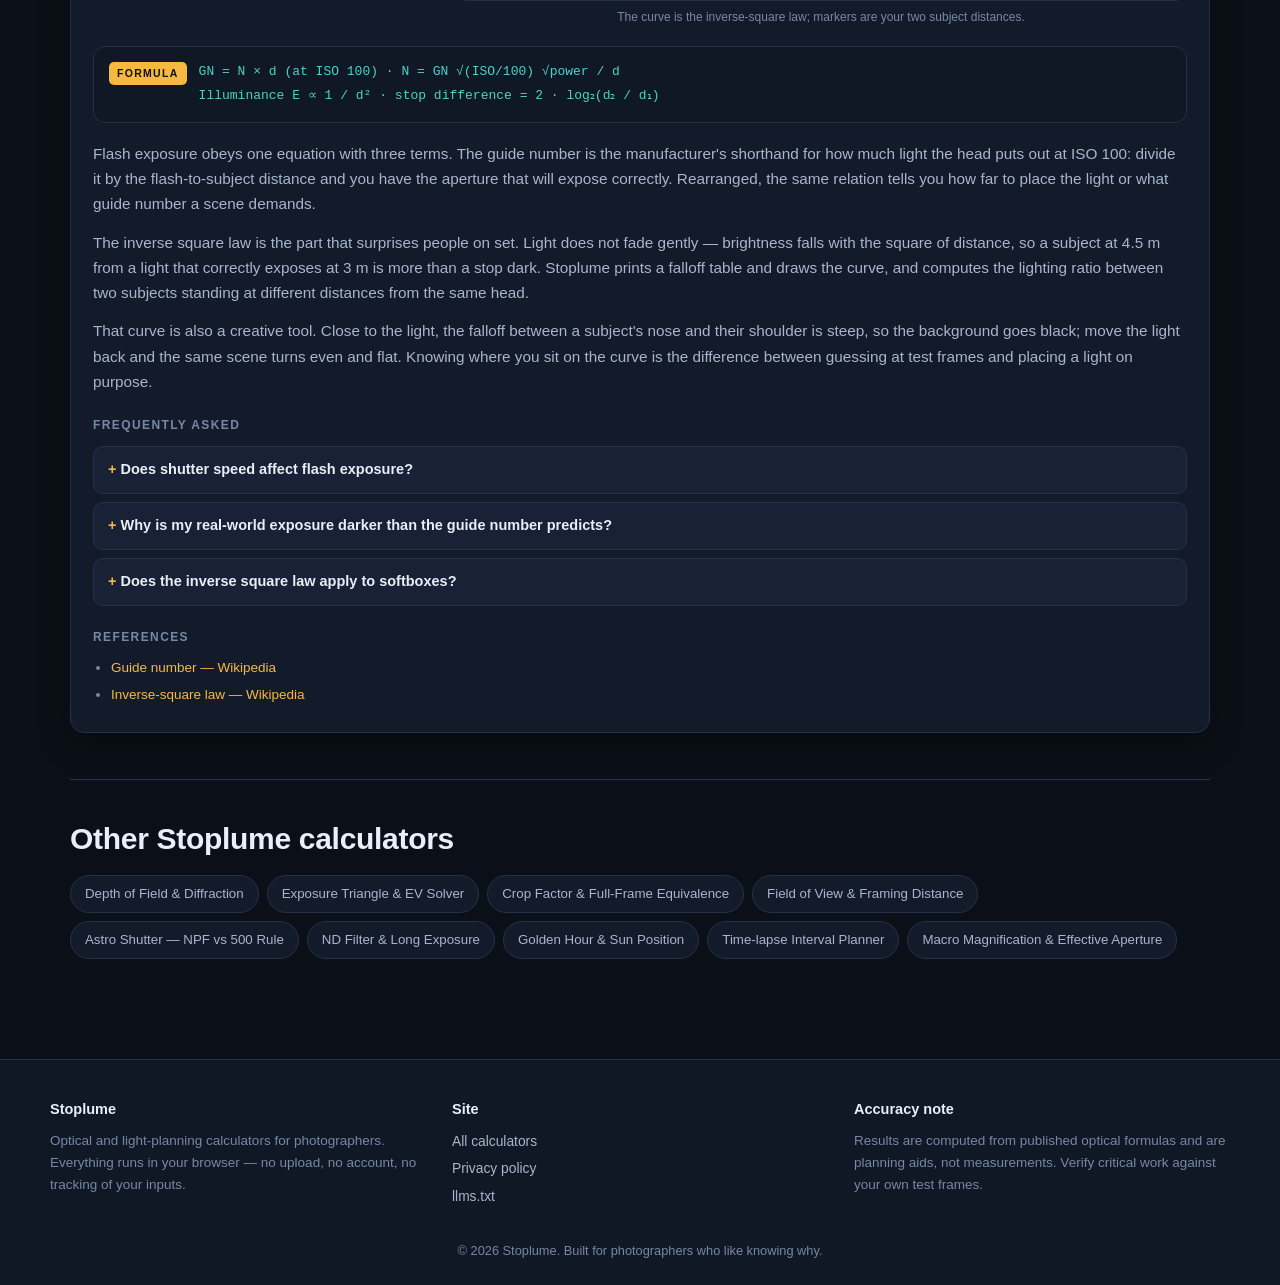
<file: tools/flash-guide-number-calculator.html>
<!DOCTYPE html>
<html lang="en" data-lang="en">
<head>
<meta charset="utf-8">
<meta name="viewport" content="width=device-width, initial-scale=1">
<title data-en="Flash Guide Number &amp; Inverse Square — free &amp; bilingual | Stoplume" data-zh="闪光指数与平方反比 — 免费中英双语 | Stoplume">Flash Guide Number &amp; Inverse Square — free &amp; bilingual | Stoplume</title>
<meta name="description" content="Aperture from guide number, and how fast light dies as your subject steps back." data-en="Aperture from guide number, and how fast light dies as your subject steps back." data-zh="由闪光指数求光圈，以及主体后退时光线衰减得有多快。">
<meta name="keywords" content="guide number calculator, flash exposure calculator, inverse square law photography, lighting ratio calculator">
<link rel="canonical" href="https://stoplume.com/tools/flash-guide-number-calculator.html">
<link rel="alternate" hreflang="en" href="https://stoplume.com/tools/flash-guide-number-calculator.html">
<link rel="alternate" hreflang="zh-CN" href="https://stoplume.com/tools/flash-guide-number-calculator.html?lang=zh">
<link rel="alternate" hreflang="x-default" href="https://stoplume.com/tools/flash-guide-number-calculator.html">
<meta property="og:type" content="website">
<meta property="og:title" content="Flash Guide Number &amp; Inverse Square — free &amp; bilingual | Stoplume">
<meta property="og:description" content="Aperture from guide number, and how fast light dies as your subject steps back.">
<meta property="og:url" content="https://stoplume.com/tools/flash-guide-number-calculator.html">
<meta property="og:image" content="https://stoplume.com/og-image.png">
<meta property="og:site_name" content="Stoplume">
<meta name="twitter:card" content="summary_large_image">
<meta name="theme-color" content="#0d1220">
<link rel="icon" href="../favicon.svg" type="image/svg+xml">
<link rel="stylesheet" href="../styles.css">
<!-- Google AdSense Auto Ads: activate by replacing ca-pub-XXXXXXXXXXXXXX with a real publisher ID and removing these comment markers. No manual ad slots are used anywhere on this site. -->
<!-- <script async src="https://pagead2.googlesyndication.com/pagead/js/adsbygoogle.js?client=ca-pub-XXXXXXXXXXXXXX" crossorigin="anonymous"></script> -->
<script type="application/ld+json">{
 "@context": "https://schema.org",
 "@graph": [
  {
   "@type": "WebApplication",
   "name": "Flash Guide Number & Inverse Square",
   "url": "https://stoplume.com/tools/flash-guide-number-calculator.html",
   "applicationCategory": "MultimediaApplication",
   "operatingSystem": "Any modern browser",
   "browserRequirements": "Requires JavaScript",
   "description": "Aperture from guide number, and how fast light dies as your subject steps back.",
   "offers": {
    "@type": "Offer",
    "price": "0",
    "priceCurrency": "USD"
   },
   "isPartOf": {
    "@type": "WebSite",
    "name": "Stoplume",
    "url": "https://stoplume.com/"
   }
  },
  {
   "@type": "BreadcrumbList",
   "itemListElement": [
    {
     "@type": "ListItem",
     "position": 1,
     "name": "Stoplume",
     "item": "https://stoplume.com/"
    },
    {
     "@type": "ListItem",
     "position": 2,
     "name": "Flash Guide Number & Inverse Square",
     "item": "https://stoplume.com/tools/flash-guide-number-calculator.html"
    }
   ]
  },
  {
   "@type": "FAQPage",
   "mainEntity": [
    {
     "@type": "Question",
     "name": "Does shutter speed affect flash exposure?",
     "acceptedAnswer": {
      "@type": "Answer",
      "text": "Not for the flash itself, as long as you stay at or below sync speed — the burst is far shorter than the exposure. Shutter speed controls the ambient light only, which is precisely how you balance flash against daylight."
     }
    },
    {
     "@type": "Question",
     "name": "Why is my real-world exposure darker than the guide number predicts?",
     "acceptedAnswer": {
      "@type": "Answer",
      "text": "Guide numbers are quoted at a specific zoom head position, usually in a small reflective room, and often optimistically. Any modifier costs light: a shoot-through umbrella typically eats one to two stops. Treat the result as a starting point and meter."
     }
    },
    {
     "@type": "Question",
     "name": "Does the inverse square law apply to softboxes?",
     "acceptedAnswer": {
      "@type": "Answer",
      "text": "It applies exactly to point sources and approximately to any source once you are several source-widths away. Very close to a large softbox the falloff is gentler than 1/d², which is why big modifiers used close give such even light across a group."
     }
    }
   ]
  }
 ]
}</script>
</head>
<body>
<a class="skip" href="#main" data-en="Skip to content" data-zh="跳到主要内容">Skip to content</a>
<header class="site-head">
  <a class="brand" href="../index.html">
    <span class="brand-mark" aria-hidden="true"></span>
    <span class="brand-text">Stoplume</span>
  </a>
  <div class="head-actions">
    <button type="button" id="lang-btn" class="ghost-btn" aria-label="Switch language">中文</button>
    <button type="button" id="theme-btn" class="ghost-btn" aria-label="Switch theme">◐</button>
  </div>
</header>

<main id="main">
<nav class="crumbs" aria-label="Breadcrumb">
  <a href="../index.html">Stoplume</a> <span aria-hidden="true">/</span>
  <span data-en="Flash Guide Number &amp; Inverse Square" data-zh="闪光指数与平方反比">Flash Guide Number &amp; Inverse Square</span>
</nav>

<section class="camera" id="camera">
  <div class="camera-inner">
    <span class="camera-label" data-en="Camera profile" data-zh="相机档案">Camera profile</span>
    <div class="camera-fields">
      <div class="field">
        <label for="cam-sensor" data-en="Sensor" data-zh="画幅">Sensor</label>
        <select id="cam-sensor"><option value="ff" selected>Full Frame 36 × 24</option><option value="apsc">APS-C 23.5 × 15.6 (Sony/Nikon/Fuji)</option><option value="apsc_c">APS-C 22.3 × 14.9 (Canon)</option><option value="apsh">APS-H 27.9 × 18.6</option><option value="mft">Micro Four Thirds 17.3 × 13.0</option><option value="one">1&quot; type 13.2 × 8.8</option><option value="gfx">Medium format 43.8 × 32.9</option><option value="s35">Super 35 cine 24.89 × 18.66</option><option value="smaller">1/1.28&quot; phone 9.8 × 7.3</option><option value="custom">Custom…</option></select>
      </div>
      <div class="field cam-custom" id="cam-custom-w" hidden>
        <label for="cam-w" data-en="Width (mm)" data-zh="宽度（mm）">Width (mm)</label>
        <input type="number" id="cam-w" value="36" min="1" max="200" step="0.01" inputmode="decimal">
      </div>
      <div class="field cam-custom" id="cam-custom-h" hidden>
        <label for="cam-h" data-en="Height (mm)" data-zh="高度（mm）">Height (mm)</label>
        <input type="number" id="cam-h" value="24" min="1" max="200" step="0.01" inputmode="decimal">
      </div>
      <div class="field">
        <label for="cam-mp" data-en="Resolution (MP)" data-zh="像素（MP）">Resolution (MP)</label>
        <input type="number" id="cam-mp" value="24" min="1" max="250" step="0.1" inputmode="decimal">
      </div>
    </div>
    <div class="camera-derived" id="cam-derived"></div>
  </div>
</section>
<div class="panels">
<section class="panel panel-solo" id="tool-flash" data-tool="flash">
  <header class="panel-head">
    <span class="panel-icon" aria-hidden="true">⚡</span>
    <div>
      <h1 data-en="Flash Guide Number &amp; Inverse Square" data-zh="闪光指数与平方反比">Flash Guide Number &amp; Inverse Square</h1>
      <p class="panel-sub" data-en="Aperture from guide number, and how fast light dies as your subject steps back." data-zh="由闪光指数求光圈，以及主体后退时光线衰减得有多快。">Aperture from guide number, and how fast light dies as your subject steps back.</p>
    </div>
  </header>
  <div class="tool-grid">
    <form class="inputs" onsubmit="return false;" autocomplete="off"><div class="field"><label for="flash-mode" data-en="Solve for" data-zh="求解">Solve for</label><select id="flash-mode"><option value="aperture" selected data-en="Aperture" data-zh="光圈">Aperture</option><option value="distance" data-en="Flash-to-subject distance" data-zh="闪光灯到主体距离">Flash-to-subject distance</option><option value="gn" data-en="Guide number" data-zh="闪光指数">Guide number</option></select></div><div class="field"><label for="flash-gn" data-en="Guide number (m, ISO 100)" data-zh="闪光指数（m，ISO 100）">Guide number (m, ISO 100)</label><input type="number" id="flash-gn" value="36" min="1" max="200" step="0.1" inputmode="decimal"></div><div class="field"><label for="flash-distance" data-en="Distance (m)" data-zh="距离（m）">Distance (m)</label><input type="number" id="flash-distance" value="3" min="0.1" max="100" step="0.01" inputmode="decimal"></div><div class="field"><label for="flash-aperture" data-en="Aperture f/" data-zh="光圈 f/">Aperture f/</label><input type="number" id="flash-aperture" value="8" min="0.7" max="64" step="0.1" inputmode="decimal"></div><div class="field"><label for="flash-iso" data-en="Shooting ISO" data-zh="拍摄 ISO">Shooting ISO</label><input type="number" id="flash-iso" value="100" min="6" max="409600" step="1" inputmode="decimal"></div><div class="field"><label for="flash-power" data-en="Flash power" data-zh="闪光输出">Flash power</label><select id="flash-power"><option value="1" selected data-en="Full (1/1)" data-zh="全功率 1/1">Full (1/1)</option><option value="0.5" data-en="1/2" data-zh="1/2">1/2</option><option value="0.25" data-en="1/4" data-zh="1/4">1/4</option><option value="0.125" data-en="1/8" data-zh="1/8">1/8</option><option value="0.0625" data-en="1/16" data-zh="1/16">1/16</option><option value="0.03125" data-en="1/32" data-zh="1/32">1/32</option><option value="0.015625" data-en="1/64" data-zh="1/64">1/64</option><option value="0.0078125" data-en="1/128" data-zh="1/128">1/128</option></select></div><div class="field"><label for="flash-second" data-en="Second subject distance (m)" data-zh="第二个主体的距离（m）">Second subject distance (m)</label><input type="number" id="flash-second" value="4.5" min="0.1" max="100" step="0.01" inputmode="decimal"></div></form>
    <div class="outputs">
      <div class="results" id="flash-out" role="status" aria-live="polite"></div>
      <figure class="viz"><div id="flash-svg"></div>
        <figcaption class="viz-cap" id="flash-cap"></figcaption></figure>
    </div>
  </div>
  <div class="formula"><span class="formula-tag" data-en="Formula" data-zh="公式">Formula</span>
    <code>GN = N × d (at ISO 100)    ·    N = GN √(ISO/100) √power / d<br>Illuminance E ∝ 1 / d²    ·    stop difference = 2 · log₂(d₂ / d₁)</code></div>
  <div class="explain"><p data-en="Flash exposure obeys one equation with three terms. The guide number is the manufacturer&#x27;s shorthand for how much light the head puts out at ISO 100: divide it by the flash-to-subject distance and you have the aperture that will expose correctly. Rearranged, the same relation tells you how far to place the light or what guide number a scene demands." data-zh="闪光曝光遵循一条三项的等式。闪光指数是厂商对「ISO 100 下这只灯有多亮」的简写：用它除以灯到主体的距离，就得到正确曝光的光圈。把式子调换一下，同样的关系告诉你灯该放多远，或者这个场景需要多大的闪光指数。">Flash exposure obeys one equation with three terms. The guide number is the manufacturer's shorthand for how much light the head puts out at ISO 100: divide it by the flash-to-subject distance and you have the aperture that will expose correctly. Rearranged, the same relation tells you how far to place the light or what guide number a scene demands.</p><p data-en="The inverse square law is the part that surprises people on set. Light does not fade gently — brightness falls with the square of distance, so a subject at 4.5 m from a light that correctly exposes at 3 m is more than a stop dark. Stoplume prints a falloff table and draws the curve, and computes the lighting ratio between two subjects standing at different distances from the same head." data-zh="在现场让人吃惊的是平方反比定律。光不是温柔地衰减——亮度按距离的平方下降，所以一只在 3 m 处正确曝光的灯，主体退到 4.5 m 就暗了一档多。Stoplume 会打印衰减表、画出曲线，并计算同一只灯下站在不同距离的两个主体之间的光比。">The inverse square law is the part that surprises people on set. Light does not fade gently — brightness falls with the square of distance, so a subject at 4.5 m from a light that correctly exposes at 3 m is more than a stop dark. Stoplume prints a falloff table and draws the curve, and computes the lighting ratio between two subjects standing at different distances from the same head.</p><p data-en="That curve is also a creative tool. Close to the light, the falloff between a subject&#x27;s nose and their shoulder is steep, so the background goes black; move the light back and the same scene turns even and flat. Knowing where you sit on the curve is the difference between guessing at test frames and placing a light on purpose." data-zh="这条曲线同时是创作工具。离灯很近时，主体鼻尖与肩膀之间的衰减极陡，背景直接掉黑；把灯拉远，同一个场景就变得均匀而平淡。知道自己处在曲线的哪一段，是「靠试拍碰运气」和「有意识地布光」之间的区别。">That curve is also a creative tool. Close to the light, the falloff between a subject's nose and their shoulder is steep, so the background goes black; move the light back and the same scene turns even and flat. Knowing where you sit on the curve is the difference between guessing at test frames and placing a light on purpose.</p></div>
  <div class="faq">
    <h3 data-en="Frequently asked" data-zh="常见问题">Frequently asked</h3>
    <details class="faq-item"><summary data-en="Does shutter speed affect flash exposure?" data-zh="快门速度影响闪光曝光吗？">Does shutter speed affect flash exposure?</summary><p data-en="Not for the flash itself, as long as you stay at or below sync speed — the burst is far shorter than the exposure. Shutter speed controls the ambient light only, which is precisely how you balance flash against daylight." data-zh="只要不超过同步速度，就不影响闪光本身——闪光持续时间远短于曝光时间。快门只控制环境光，这正是你平衡闪光与日光的手段。">Not for the flash itself, as long as you stay at or below sync speed — the burst is far shorter than the exposure. Shutter speed controls the ambient light only, which is precisely how you balance flash against daylight.</p></details><details class="faq-item"><summary data-en="Why is my real-world exposure darker than the guide number predicts?" data-zh="为什么实拍比闪光指数算出来的暗？">Why is my real-world exposure darker than the guide number predicts?</summary><p data-en="Guide numbers are quoted at a specific zoom head position, usually in a small reflective room, and often optimistically. Any modifier costs light: a shoot-through umbrella typically eats one to two stops. Treat the result as a starting point and meter." data-zh="闪光指数是在特定变焦头位置、通常在反光良好的小房间里测的，而且往往偏乐观。任何附件都吃光：透射伞一般要吃掉 1–2 档。把结果当起点，然后测光。">Guide numbers are quoted at a specific zoom head position, usually in a small reflective room, and often optimistically. Any modifier costs light: a shoot-through umbrella typically eats one to two stops. Treat the result as a starting point and meter.</p></details><details class="faq-item"><summary data-en="Does the inverse square law apply to softboxes?" data-zh="柔光箱也遵守平方反比吗？">Does the inverse square law apply to softboxes?</summary><p data-en="It applies exactly to point sources and approximately to any source once you are several source-widths away. Very close to a large softbox the falloff is gentler than 1/d², which is why big modifiers used close give such even light across a group." data-zh="对点光源严格成立；一旦距离超过光源尺寸的几倍，对任何光源都近似成立。紧贴大柔光箱时衰减比 1/d² 平缓，这正是大附件近距离能把一群人打得很均匀的原因。">It applies exactly to point sources and approximately to any source once you are several source-widths away. Very close to a large softbox the falloff is gentler than 1/d², which is why big modifiers used close give such even light across a group.</p></details>
  </div>
  <div class="sources">
    <h3 data-en="References" data-zh="参考来源">References</h3>
    <ul><li><a href="https://en.wikipedia.org/wiki/Guide_number" target="_blank" rel="noopener nofollow">Guide number — Wikipedia</a></li><li><a href="https://en.wikipedia.org/wiki/Inverse-square_law" target="_blank" rel="noopener nofollow">Inverse-square law — Wikipedia</a></li></ul>
  </div>
</section></div>
<section class="section">
  <h2 data-en="Other Stoplume calculators" data-zh="其他 Stoplume 计算器">Other Stoplume calculators</h2>
  <div class="chips"><a class="chip" href="depth-of-field-calculator.html" data-en="Depth of Field &amp; Diffraction" data-zh="景深与衍射计算器">Depth of Field &amp; Diffraction</a><a class="chip" href="exposure-value-calculator.html" data-en="Exposure Triangle &amp; EV Solver" data-zh="曝光三角与 EV 求解器">Exposure Triangle &amp; EV Solver</a><a class="chip" href="crop-factor-equivalence.html" data-en="Crop Factor &amp; Full-Frame Equivalence" data-zh="等效焦距与画幅换算">Crop Factor &amp; Full-Frame Equivalence</a><a class="chip" href="field-of-view-calculator.html" data-en="Field of View &amp; Framing Distance" data-zh="视角与取景距离">Field of View &amp; Framing Distance</a><a class="chip" href="astrophotography-shutter-calculator.html" data-en="Astro Shutter — NPF vs 500 Rule" data-zh="星空快门 — NPF 与 500 法则">Astro Shutter — NPF vs 500 Rule</a><a class="chip" href="nd-filter-calculator.html" data-en="ND Filter &amp; Long Exposure" data-zh="ND 减光镜与长曝光">ND Filter &amp; Long Exposure</a><a class="chip" href="golden-hour-calculator.html" data-en="Golden Hour &amp; Sun Position" data-zh="黄金时刻与太阳方位">Golden Hour &amp; Sun Position</a><a class="chip" href="time-lapse-calculator.html" data-en="Time-lapse Interval Planner" data-zh="延时摄影间隔规划">Time-lapse Interval Planner</a><a class="chip" href="macro-magnification-calculator.html" data-en="Macro Magnification &amp; Effective Aperture" data-zh="微距放大倍率与有效光圈">Macro Magnification &amp; Effective Aperture</a></div>
</section>
</main>

<footer class="site-foot">
  <div class="foot-grid">
    <div>
      <strong>Stoplume</strong>
      <p data-en="Optical and light-planning calculators for photographers. Everything runs in your browser — no upload, no account, no tracking of your inputs."
         data-zh="给摄影师的光学与用光计算工具。全部在浏览器内运行——不上传、不注册、不追踪你的输入。">Optical and light-planning calculators for photographers. Everything runs in your browser — no upload, no account, no tracking of your inputs.</p>
    </div>
    <div>
      <strong data-en="Site" data-zh="站点">Site</strong>
      <ul>
        <li><a href="../index.html" data-en="All calculators" data-zh="全部计算器">All calculators</a></li>
        <li><a href="../privacy.html" data-en="Privacy policy" data-zh="隐私政策">Privacy policy</a></li>
        <li><a href="../llms.txt" data-en="llms.txt" data-zh="llms.txt">llms.txt</a></li>
      </ul>
    </div>
    <div>
      <strong data-en="Accuracy note" data-zh="精度说明">Accuracy note</strong>
      <p data-en="Results are computed from published optical formulas and are planning aids, not measurements. Verify critical work against your own test frames."
         data-zh="结果依据公开的光学公式计算，属于规划参考而非实测数据。关键工作请以自己的试拍文件为准。">Results are computed from published optical formulas and are planning aids, not measurements. Verify critical work against your own test frames.</p>
    </div>
  </div>
  <p class="copyright">© 2026 Stoplume. <span data-en="Built for photographers who like knowing why." data-zh="献给想知道「为什么」的摄影师。">Built for photographers who like knowing why.</span></p>
</footer>
<script src="../app.js"></script>
</body>
</html>
</file>
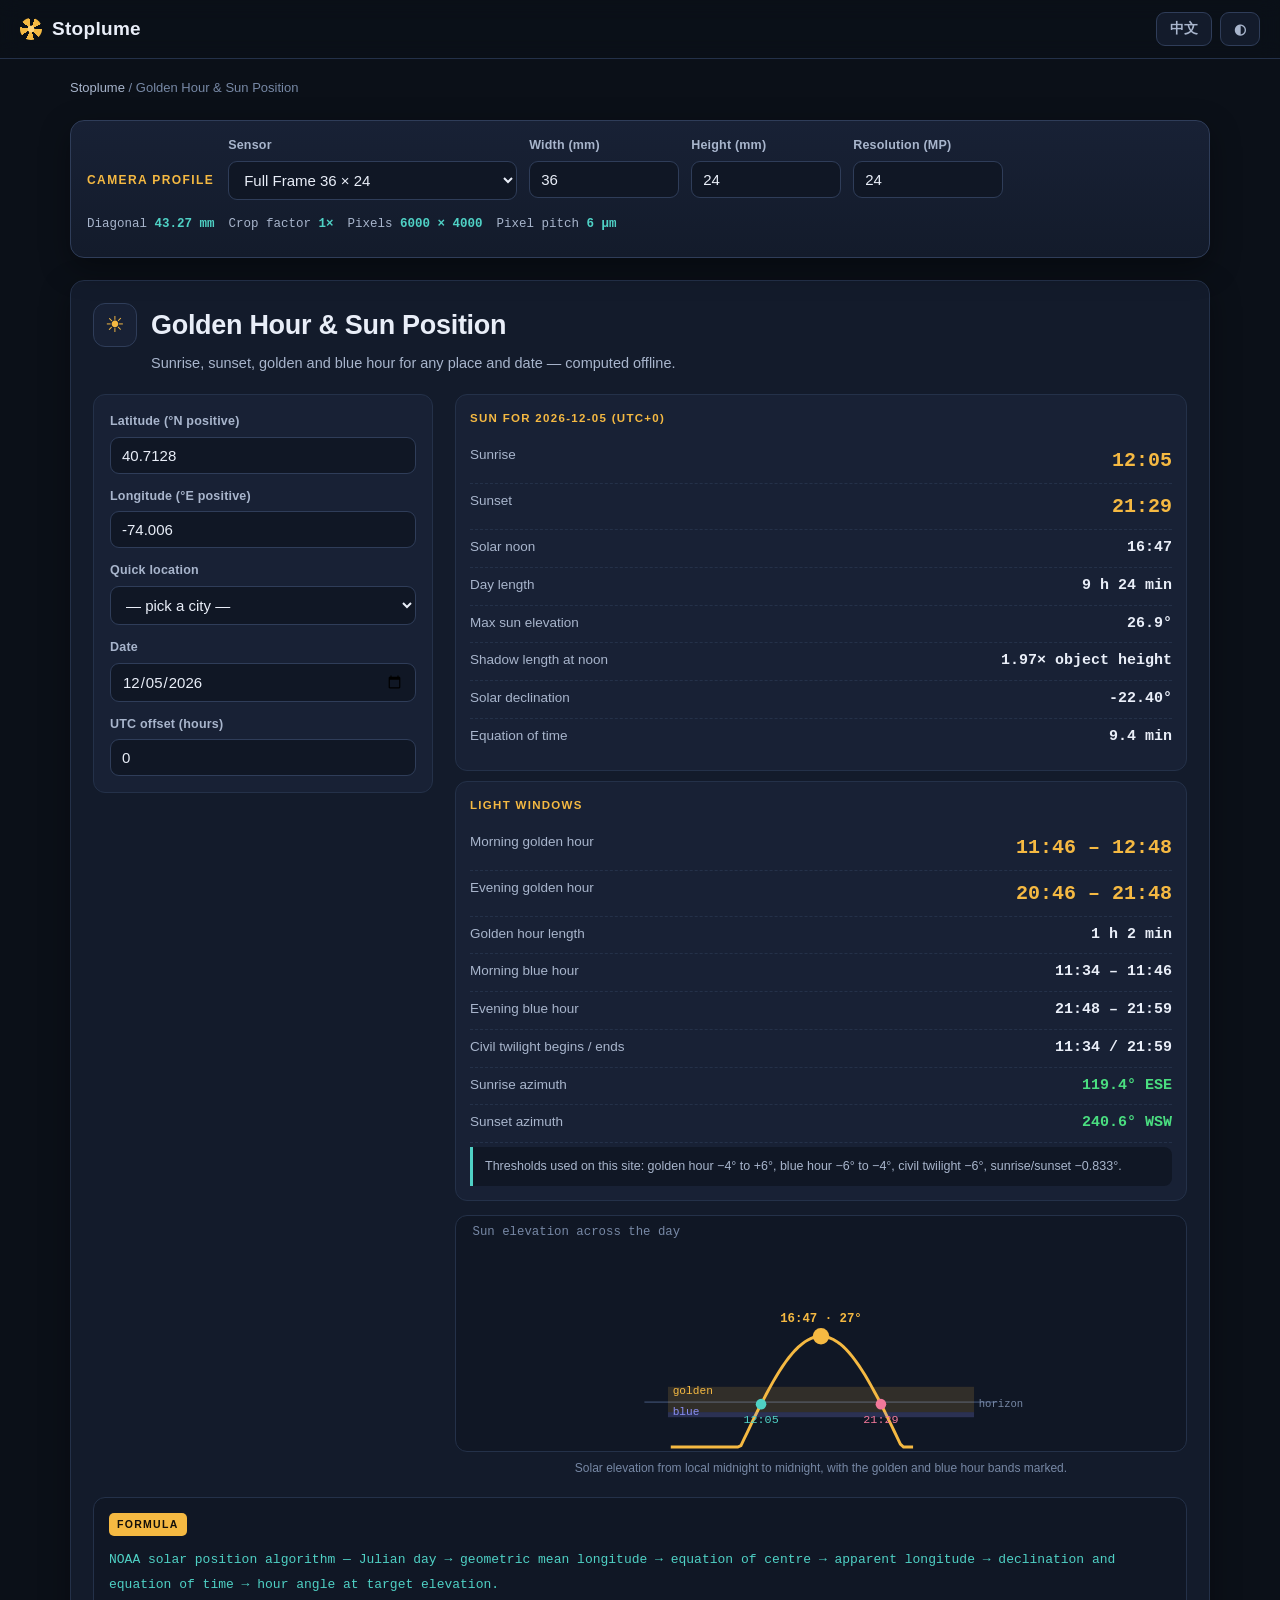
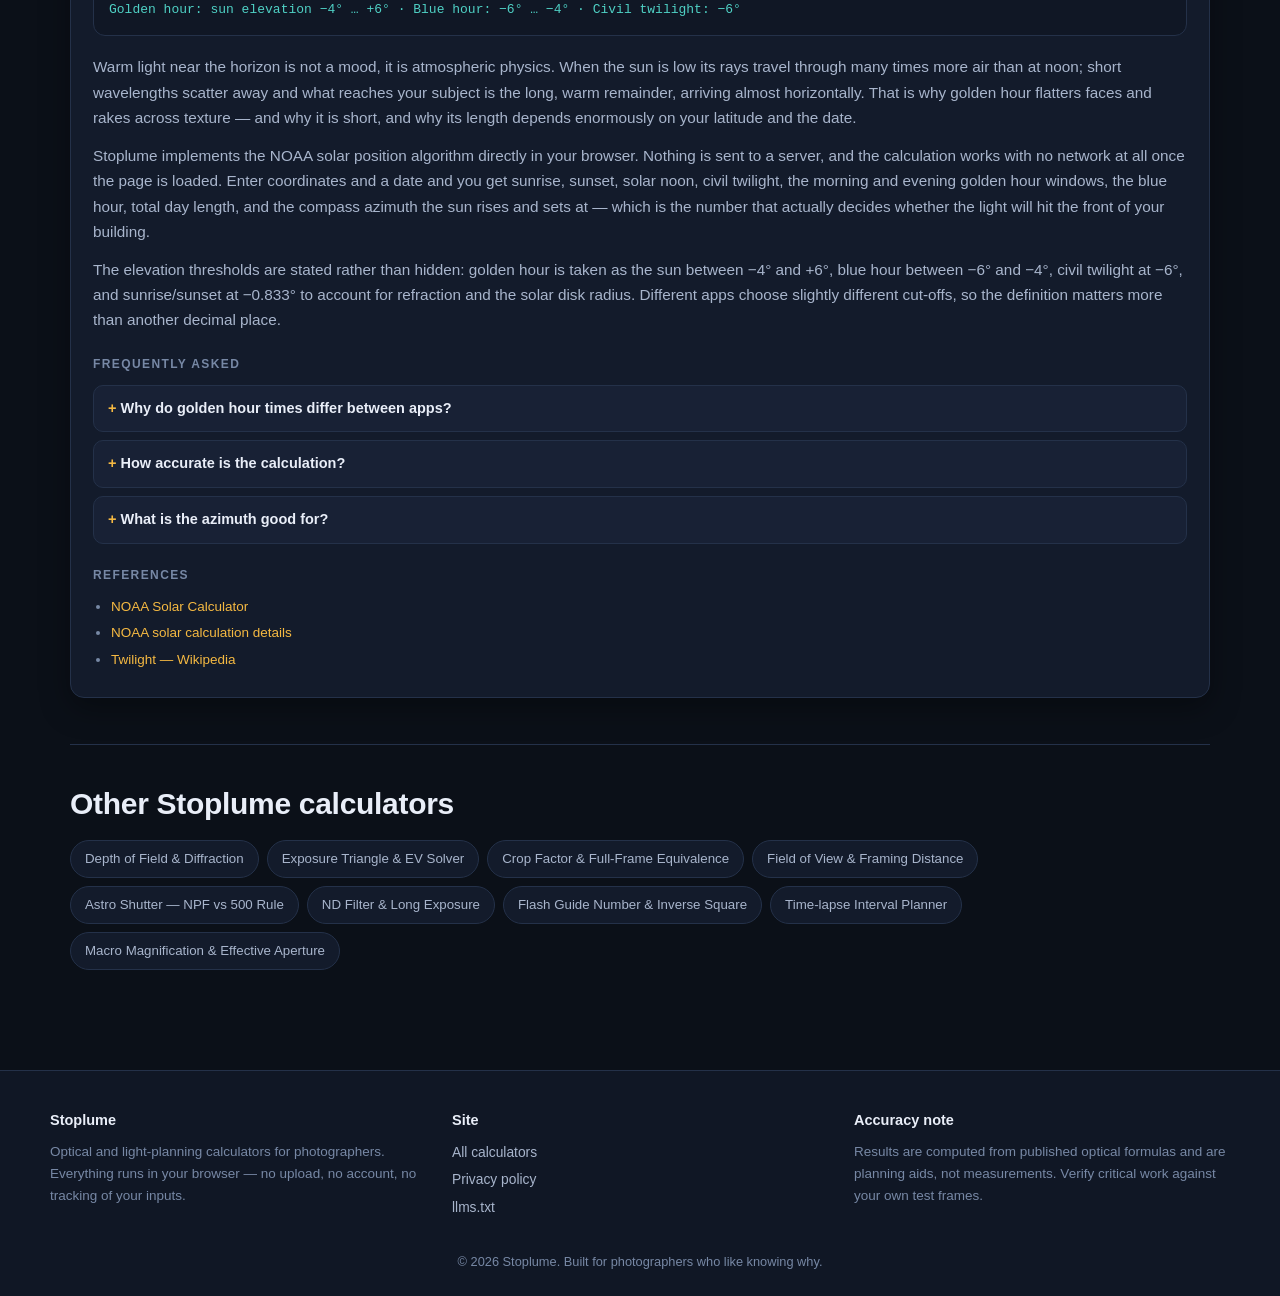
<file: tools/golden-hour-calculator.html>
<!DOCTYPE html>
<html lang="en" data-lang="en">
<head>
<meta charset="utf-8">
<meta name="viewport" content="width=device-width, initial-scale=1">
<title data-en="Golden Hour &amp; Sun Position — free &amp; bilingual | Stoplume" data-zh="黄金时刻与太阳方位 — 免费中英双语 | Stoplume">Golden Hour &amp; Sun Position — free &amp; bilingual | Stoplume</title>
<meta name="description" content="Sunrise, sunset, golden and blue hour for any place and date — computed offline." data-en="Sunrise, sunset, golden and blue hour for any place and date — computed offline." data-zh="任意地点与日期的日出日落、黄金与蓝调时刻——完全离线计算。">
<meta name="keywords" content="golden hour calculator, blue hour times, sunrise sunset calculator, sun position azimuth, civil twilight">
<link rel="canonical" href="https://stoplume.com/tools/golden-hour-calculator.html">
<link rel="alternate" hreflang="en" href="https://stoplume.com/tools/golden-hour-calculator.html">
<link rel="alternate" hreflang="zh-CN" href="https://stoplume.com/tools/golden-hour-calculator.html?lang=zh">
<link rel="alternate" hreflang="x-default" href="https://stoplume.com/tools/golden-hour-calculator.html">
<meta property="og:type" content="website">
<meta property="og:title" content="Golden Hour &amp; Sun Position — free &amp; bilingual | Stoplume">
<meta property="og:description" content="Sunrise, sunset, golden and blue hour for any place and date — computed offline.">
<meta property="og:url" content="https://stoplume.com/tools/golden-hour-calculator.html">
<meta property="og:image" content="https://stoplume.com/og-image.png">
<meta property="og:site_name" content="Stoplume">
<meta name="twitter:card" content="summary_large_image">
<meta name="theme-color" content="#0d1220">
<link rel="icon" href="../favicon.svg" type="image/svg+xml">
<link rel="stylesheet" href="../styles.css">
<!-- Google AdSense Auto Ads: activate by replacing ca-pub-XXXXXXXXXXXXXX with a real publisher ID and removing these comment markers. No manual ad slots are used anywhere on this site. -->
<!-- <script async src="https://pagead2.googlesyndication.com/pagead/js/adsbygoogle.js?client=ca-pub-XXXXXXXXXXXXXX" crossorigin="anonymous"></script> -->
<script type="application/ld+json">{
 "@context": "https://schema.org",
 "@graph": [
  {
   "@type": "WebApplication",
   "name": "Golden Hour & Sun Position",
   "url": "https://stoplume.com/tools/golden-hour-calculator.html",
   "applicationCategory": "MultimediaApplication",
   "operatingSystem": "Any modern browser",
   "browserRequirements": "Requires JavaScript",
   "description": "Sunrise, sunset, golden and blue hour for any place and date — computed offline.",
   "offers": {
    "@type": "Offer",
    "price": "0",
    "priceCurrency": "USD"
   },
   "isPartOf": {
    "@type": "WebSite",
    "name": "Stoplume",
    "url": "https://stoplume.com/"
   }
  },
  {
   "@type": "BreadcrumbList",
   "itemListElement": [
    {
     "@type": "ListItem",
     "position": 1,
     "name": "Stoplume",
     "item": "https://stoplume.com/"
    },
    {
     "@type": "ListItem",
     "position": 2,
     "name": "Golden Hour & Sun Position",
     "item": "https://stoplume.com/tools/golden-hour-calculator.html"
    }
   ]
  },
  {
   "@type": "FAQPage",
   "mainEntity": [
    {
     "@type": "Question",
     "name": "Why do golden hour times differ between apps?",
     "acceptedAnswer": {
      "@type": "Answer",
      "text": "Because 'golden hour' has no standards body. Some apps use 0° to +6°, others −4° to +6°. Stoplume states its thresholds on the page, so you can compare like with like instead of assuming one app is broken."
     }
    },
    {
     "@type": "Question",
     "name": "How accurate is the calculation?",
     "acceptedAnswer": {
      "@type": "Answer",
      "text": "The NOAA algorithm it implements is accurate to well under a minute for dates between 1901 and 2099 at latitudes below about 72°. Near the poles, and on days when the sun barely crosses a threshold, precision degrades and Stoplume says so instead of printing a false time."
     }
    },
    {
     "@type": "Question",
     "name": "What is the azimuth good for?",
     "acceptedAnswer": {
      "@type": "Answer",
      "text": "Planning. If you know sunrise is at azimuth 62° you can check on any map whether the light will reach a west-facing valley or be blocked by a ridge — before driving there at four in the morning."
     }
    }
   ]
  }
 ]
}</script>
</head>
<body>
<a class="skip" href="#main" data-en="Skip to content" data-zh="跳到主要内容">Skip to content</a>
<header class="site-head">
  <a class="brand" href="../index.html">
    <span class="brand-mark" aria-hidden="true"></span>
    <span class="brand-text">Stoplume</span>
  </a>
  <div class="head-actions">
    <button type="button" id="lang-btn" class="ghost-btn" aria-label="Switch language">中文</button>
    <button type="button" id="theme-btn" class="ghost-btn" aria-label="Switch theme">◐</button>
  </div>
</header>

<main id="main">
<nav class="crumbs" aria-label="Breadcrumb">
  <a href="../index.html">Stoplume</a> <span aria-hidden="true">/</span>
  <span data-en="Golden Hour &amp; Sun Position" data-zh="黄金时刻与太阳方位">Golden Hour &amp; Sun Position</span>
</nav>

<section class="camera" id="camera">
  <div class="camera-inner">
    <span class="camera-label" data-en="Camera profile" data-zh="相机档案">Camera profile</span>
    <div class="camera-fields">
      <div class="field">
        <label for="cam-sensor" data-en="Sensor" data-zh="画幅">Sensor</label>
        <select id="cam-sensor"><option value="ff" selected>Full Frame 36 × 24</option><option value="apsc">APS-C 23.5 × 15.6 (Sony/Nikon/Fuji)</option><option value="apsc_c">APS-C 22.3 × 14.9 (Canon)</option><option value="apsh">APS-H 27.9 × 18.6</option><option value="mft">Micro Four Thirds 17.3 × 13.0</option><option value="one">1&quot; type 13.2 × 8.8</option><option value="gfx">Medium format 43.8 × 32.9</option><option value="s35">Super 35 cine 24.89 × 18.66</option><option value="smaller">1/1.28&quot; phone 9.8 × 7.3</option><option value="custom">Custom…</option></select>
      </div>
      <div class="field cam-custom" id="cam-custom-w" hidden>
        <label for="cam-w" data-en="Width (mm)" data-zh="宽度（mm）">Width (mm)</label>
        <input type="number" id="cam-w" value="36" min="1" max="200" step="0.01" inputmode="decimal">
      </div>
      <div class="field cam-custom" id="cam-custom-h" hidden>
        <label for="cam-h" data-en="Height (mm)" data-zh="高度（mm）">Height (mm)</label>
        <input type="number" id="cam-h" value="24" min="1" max="200" step="0.01" inputmode="decimal">
      </div>
      <div class="field">
        <label for="cam-mp" data-en="Resolution (MP)" data-zh="像素（MP）">Resolution (MP)</label>
        <input type="number" id="cam-mp" value="24" min="1" max="250" step="0.1" inputmode="decimal">
      </div>
    </div>
    <div class="camera-derived" id="cam-derived"></div>
  </div>
</section>
<div class="panels">
<section class="panel panel-solo" id="tool-sun" data-tool="sun">
  <header class="panel-head">
    <span class="panel-icon" aria-hidden="true">☀</span>
    <div>
      <h1 data-en="Golden Hour &amp; Sun Position" data-zh="黄金时刻与太阳方位">Golden Hour &amp; Sun Position</h1>
      <p class="panel-sub" data-en="Sunrise, sunset, golden and blue hour for any place and date — computed offline." data-zh="任意地点与日期的日出日落、黄金与蓝调时刻——完全离线计算。">Sunrise, sunset, golden and blue hour for any place and date — computed offline.</p>
    </div>
  </header>
  <div class="tool-grid">
    <form class="inputs" onsubmit="return false;" autocomplete="off"><div class="field"><label for="sun-lat" data-en="Latitude (°N positive)" data-zh="纬度（北纬为正）">Latitude (°N positive)</label><input type="number" id="sun-lat" value="40.7128" min="-89.9" max="89.9" step="0.0001" inputmode="decimal"></div><div class="field"><label for="sun-lon" data-en="Longitude (°E positive)" data-zh="经度（东经为正）">Longitude (°E positive)</label><input type="number" id="sun-lon" value="-74.006" min="-180" max="180" step="0.0001" inputmode="decimal"></div><div class="field"><label for="sun-place" data-en="Quick location" data-zh="快速定位">Quick location</label><select id="sun-place"><option value="" selected data-en="— pick a city —" data-zh="— 选择城市 —">— pick a city —</option><option value="40.7128,-74.0060,-5" data-en="New York, USA" data-zh="美国 纽约">New York, USA</option><option value="51.5072,-0.1276,0" data-en="London, UK" data-zh="英国 伦敦">London, UK</option><option value="48.8566,2.3522,1" data-en="Paris, France" data-zh="法国 巴黎">Paris, France</option><option value="35.6762,139.6503,9" data-en="Tokyo, Japan" data-zh="日本 东京">Tokyo, Japan</option><option value="39.9042,116.4074,8" data-en="Beijing, China" data-zh="中国 北京">Beijing, China</option><option value="31.2304,121.4737,8" data-en="Shanghai, China" data-zh="中国 上海">Shanghai, China</option><option value="22.3193,114.1694,8" data-en="Hong Kong, China" data-zh="中国香港">Hong Kong, China</option><option value="1.3521,103.8198,8" data-en="Singapore" data-zh="新加坡">Singapore</option><option value="-33.8688,151.2093,10" data-en="Sydney, Australia" data-zh="澳大利亚 悉尼">Sydney, Australia</option><option value="64.1466,-21.9426,0" data-en="Reykjavík, Iceland" data-zh="冰岛 雷克雅未克">Reykjavík, Iceland</option><option value="-22.9068,-43.1729,-3" data-en="Rio de Janeiro, Brazil" data-zh="巴西 里约热内卢">Rio de Janeiro, Brazil</option><option value="37.7749,-122.4194,-8" data-en="San Francisco, USA" data-zh="美国 旧金山">San Francisco, USA</option></select></div><div class="field"><label for="sun-date" data-en="Date" data-zh="日期">Date</label><input type="date" id="sun-date"></div><div class="field"><label for="sun-tz" data-en="UTC offset (hours)" data-zh="UTC 时区偏移（小时）">UTC offset (hours)</label><input type="number" id="sun-tz" value="-5" min="-12" max="14" step="0.25" inputmode="decimal"></div></form>
    <div class="outputs">
      <div class="results" id="sun-out" role="status" aria-live="polite"></div>
      <figure class="viz"><div id="sun-svg"></div>
        <figcaption class="viz-cap" id="sun-cap"></figcaption></figure>
    </div>
  </div>
  <div class="formula"><span class="formula-tag" data-en="Formula" data-zh="公式">Formula</span>
    <code>NOAA solar position algorithm — Julian day → geometric mean longitude → equation of centre → apparent longitude → declination and equation of time → hour angle at target elevation.<br>Golden hour: sun elevation −4° … +6°    ·    Blue hour: −6° … −4°    ·    Civil twilight: −6°</code></div>
  <div class="explain"><p data-en="Warm light near the horizon is not a mood, it is atmospheric physics. When the sun is low its rays travel through many times more air than at noon; short wavelengths scatter away and what reaches your subject is the long, warm remainder, arriving almost horizontally. That is why golden hour flatters faces and rakes across texture — and why it is short, and why its length depends enormously on your latitude and the date." data-zh="地平线附近的暖光不是氛围，是大气物理。太阳很低时，光线穿过的空气是正午的许多倍，短波长被散射掉，抵达主体的是剩下的长波暖光，而且几乎是水平射来的。这就是黄金时刻既显脸型又能刮出质感的原因——也是它短暂、且长度极度依赖纬度与日期的原因。">Warm light near the horizon is not a mood, it is atmospheric physics. When the sun is low its rays travel through many times more air than at noon; short wavelengths scatter away and what reaches your subject is the long, warm remainder, arriving almost horizontally. That is why golden hour flatters faces and rakes across texture — and why it is short, and why its length depends enormously on your latitude and the date.</p><p data-en="Stoplume implements the NOAA solar position algorithm directly in your browser. Nothing is sent to a server, and the calculation works with no network at all once the page is loaded. Enter coordinates and a date and you get sunrise, sunset, solar noon, civil twilight, the morning and evening golden hour windows, the blue hour, total day length, and the compass azimuth the sun rises and sets at — which is the number that actually decides whether the light will hit the front of your building." data-zh="Stoplume 在你的浏览器里直接实现了 NOAA 太阳位置算法。没有任何数据发往服务器，页面加载后完全断网也能算。输入坐标和日期，你会得到日出、日落、正午、民用曙暮光、早晚两段黄金时刻窗口、蓝调时刻、全天日照长度，以及日出日落的罗盘方位角——真正决定光会不会打在你那栋楼正面的，正是这个数字。">Stoplume implements the NOAA solar position algorithm directly in your browser. Nothing is sent to a server, and the calculation works with no network at all once the page is loaded. Enter coordinates and a date and you get sunrise, sunset, solar noon, civil twilight, the morning and evening golden hour windows, the blue hour, total day length, and the compass azimuth the sun rises and sets at — which is the number that actually decides whether the light will hit the front of your building.</p><p data-en="The elevation thresholds are stated rather than hidden: golden hour is taken as the sun between −4° and +6°, blue hour between −6° and −4°, civil twilight at −6°, and sunrise/sunset at −0.833° to account for refraction and the solar disk radius. Different apps choose slightly different cut-offs, so the definition matters more than another decimal place." data-zh="高度角阈值是写明的而不是藏起来的：黄金时刻取太阳高度 −4° 到 +6°，蓝调时刻 −6° 到 −4°，民用曙暮光 −6°，日出日落取 −0.833°（计入大气折射与日面半径）。不同 App 的切分略有差异，所以定义比多一位小数更重要。">The elevation thresholds are stated rather than hidden: golden hour is taken as the sun between −4° and +6°, blue hour between −6° and −4°, civil twilight at −6°, and sunrise/sunset at −0.833° to account for refraction and the solar disk radius. Different apps choose slightly different cut-offs, so the definition matters more than another decimal place.</p></div>
  <div class="faq">
    <h3 data-en="Frequently asked" data-zh="常见问题">Frequently asked</h3>
    <details class="faq-item"><summary data-en="Why do golden hour times differ between apps?" data-zh="为什么不同 App 的黄金时刻不一样？">Why do golden hour times differ between apps?</summary><p data-en="Because &#x27;golden hour&#x27; has no standards body. Some apps use 0° to +6°, others −4° to +6°. Stoplume states its thresholds on the page, so you can compare like with like instead of assuming one app is broken." data-zh="因为「黄金时刻」没有标准化定义。有的用 0° 到 +6°，有的用 −4° 到 +6°。Stoplume 在页面上写明了自己的阈值，你可以在同一口径下比较，而不是猜谁算错了。">Because &#x27;golden hour&#x27; has no standards body. Some apps use 0° to +6°, others −4° to +6°. Stoplume states its thresholds on the page, so you can compare like with like instead of assuming one app is broken.</p></details><details class="faq-item"><summary data-en="How accurate is the calculation?" data-zh="计算有多准？">How accurate is the calculation?</summary><p data-en="The NOAA algorithm it implements is accurate to well under a minute for dates between 1901 and 2099 at latitudes below about 72°. Near the poles, and on days when the sun barely crosses a threshold, precision degrades and Stoplume says so instead of printing a false time." data-zh="所采用的 NOAA 算法在 1901–2099 年、纬度约 72° 以内的误差远小于一分钟。靠近极区、或太阳刚好擦过某个阈值的日子，精度会下降，此时 Stoplume 会直接说明，而不是编一个时间出来。">The NOAA algorithm it implements is accurate to well under a minute for dates between 1901 and 2099 at latitudes below about 72°. Near the poles, and on days when the sun barely crosses a threshold, precision degrades and Stoplume says so instead of printing a false time.</p></details><details class="faq-item"><summary data-en="What is the azimuth good for?" data-zh="方位角有什么用？">What is the azimuth good for?</summary><p data-en="Planning. If you know sunrise is at azimuth 62° you can check on any map whether the light will reach a west-facing valley or be blocked by a ridge — before driving there at four in the morning." data-zh="用来踩点。如果知道日出方位角是 62°，你可以在地图上判断光能不能照进那条朝西的山谷，还是会被山脊挡住——在凌晨四点开车过去之前。">Planning. If you know sunrise is at azimuth 62° you can check on any map whether the light will reach a west-facing valley or be blocked by a ridge — before driving there at four in the morning.</p></details>
  </div>
  <div class="sources">
    <h3 data-en="References" data-zh="参考来源">References</h3>
    <ul><li><a href="https://gml.noaa.gov/grad/solcalc/" target="_blank" rel="noopener nofollow">NOAA Solar Calculator</a></li><li><a href="https://gml.noaa.gov/grad/solcalc/calcdetails.html" target="_blank" rel="noopener nofollow">NOAA solar calculation details</a></li><li><a href="https://en.wikipedia.org/wiki/Twilight" target="_blank" rel="noopener nofollow">Twilight — Wikipedia</a></li></ul>
  </div>
</section></div>
<section class="section">
  <h2 data-en="Other Stoplume calculators" data-zh="其他 Stoplume 计算器">Other Stoplume calculators</h2>
  <div class="chips"><a class="chip" href="depth-of-field-calculator.html" data-en="Depth of Field &amp; Diffraction" data-zh="景深与衍射计算器">Depth of Field &amp; Diffraction</a><a class="chip" href="exposure-value-calculator.html" data-en="Exposure Triangle &amp; EV Solver" data-zh="曝光三角与 EV 求解器">Exposure Triangle &amp; EV Solver</a><a class="chip" href="crop-factor-equivalence.html" data-en="Crop Factor &amp; Full-Frame Equivalence" data-zh="等效焦距与画幅换算">Crop Factor &amp; Full-Frame Equivalence</a><a class="chip" href="field-of-view-calculator.html" data-en="Field of View &amp; Framing Distance" data-zh="视角与取景距离">Field of View &amp; Framing Distance</a><a class="chip" href="astrophotography-shutter-calculator.html" data-en="Astro Shutter — NPF vs 500 Rule" data-zh="星空快门 — NPF 与 500 法则">Astro Shutter — NPF vs 500 Rule</a><a class="chip" href="nd-filter-calculator.html" data-en="ND Filter &amp; Long Exposure" data-zh="ND 减光镜与长曝光">ND Filter &amp; Long Exposure</a><a class="chip" href="flash-guide-number-calculator.html" data-en="Flash Guide Number &amp; Inverse Square" data-zh="闪光指数与平方反比">Flash Guide Number &amp; Inverse Square</a><a class="chip" href="time-lapse-calculator.html" data-en="Time-lapse Interval Planner" data-zh="延时摄影间隔规划">Time-lapse Interval Planner</a><a class="chip" href="macro-magnification-calculator.html" data-en="Macro Magnification &amp; Effective Aperture" data-zh="微距放大倍率与有效光圈">Macro Magnification &amp; Effective Aperture</a></div>
</section>
</main>

<footer class="site-foot">
  <div class="foot-grid">
    <div>
      <strong>Stoplume</strong>
      <p data-en="Optical and light-planning calculators for photographers. Everything runs in your browser — no upload, no account, no tracking of your inputs."
         data-zh="给摄影师的光学与用光计算工具。全部在浏览器内运行——不上传、不注册、不追踪你的输入。">Optical and light-planning calculators for photographers. Everything runs in your browser — no upload, no account, no tracking of your inputs.</p>
    </div>
    <div>
      <strong data-en="Site" data-zh="站点">Site</strong>
      <ul>
        <li><a href="../index.html" data-en="All calculators" data-zh="全部计算器">All calculators</a></li>
        <li><a href="../privacy.html" data-en="Privacy policy" data-zh="隐私政策">Privacy policy</a></li>
        <li><a href="../llms.txt" data-en="llms.txt" data-zh="llms.txt">llms.txt</a></li>
      </ul>
    </div>
    <div>
      <strong data-en="Accuracy note" data-zh="精度说明">Accuracy note</strong>
      <p data-en="Results are computed from published optical formulas and are planning aids, not measurements. Verify critical work against your own test frames."
         data-zh="结果依据公开的光学公式计算，属于规划参考而非实测数据。关键工作请以自己的试拍文件为准。">Results are computed from published optical formulas and are planning aids, not measurements. Verify critical work against your own test frames.</p>
    </div>
  </div>
  <p class="copyright">© 2026 Stoplume. <span data-en="Built for photographers who like knowing why." data-zh="献给想知道「为什么」的摄影师。">Built for photographers who like knowing why.</span></p>
</footer>
<script src="../app.js"></script>
</body>
</html>
</file>
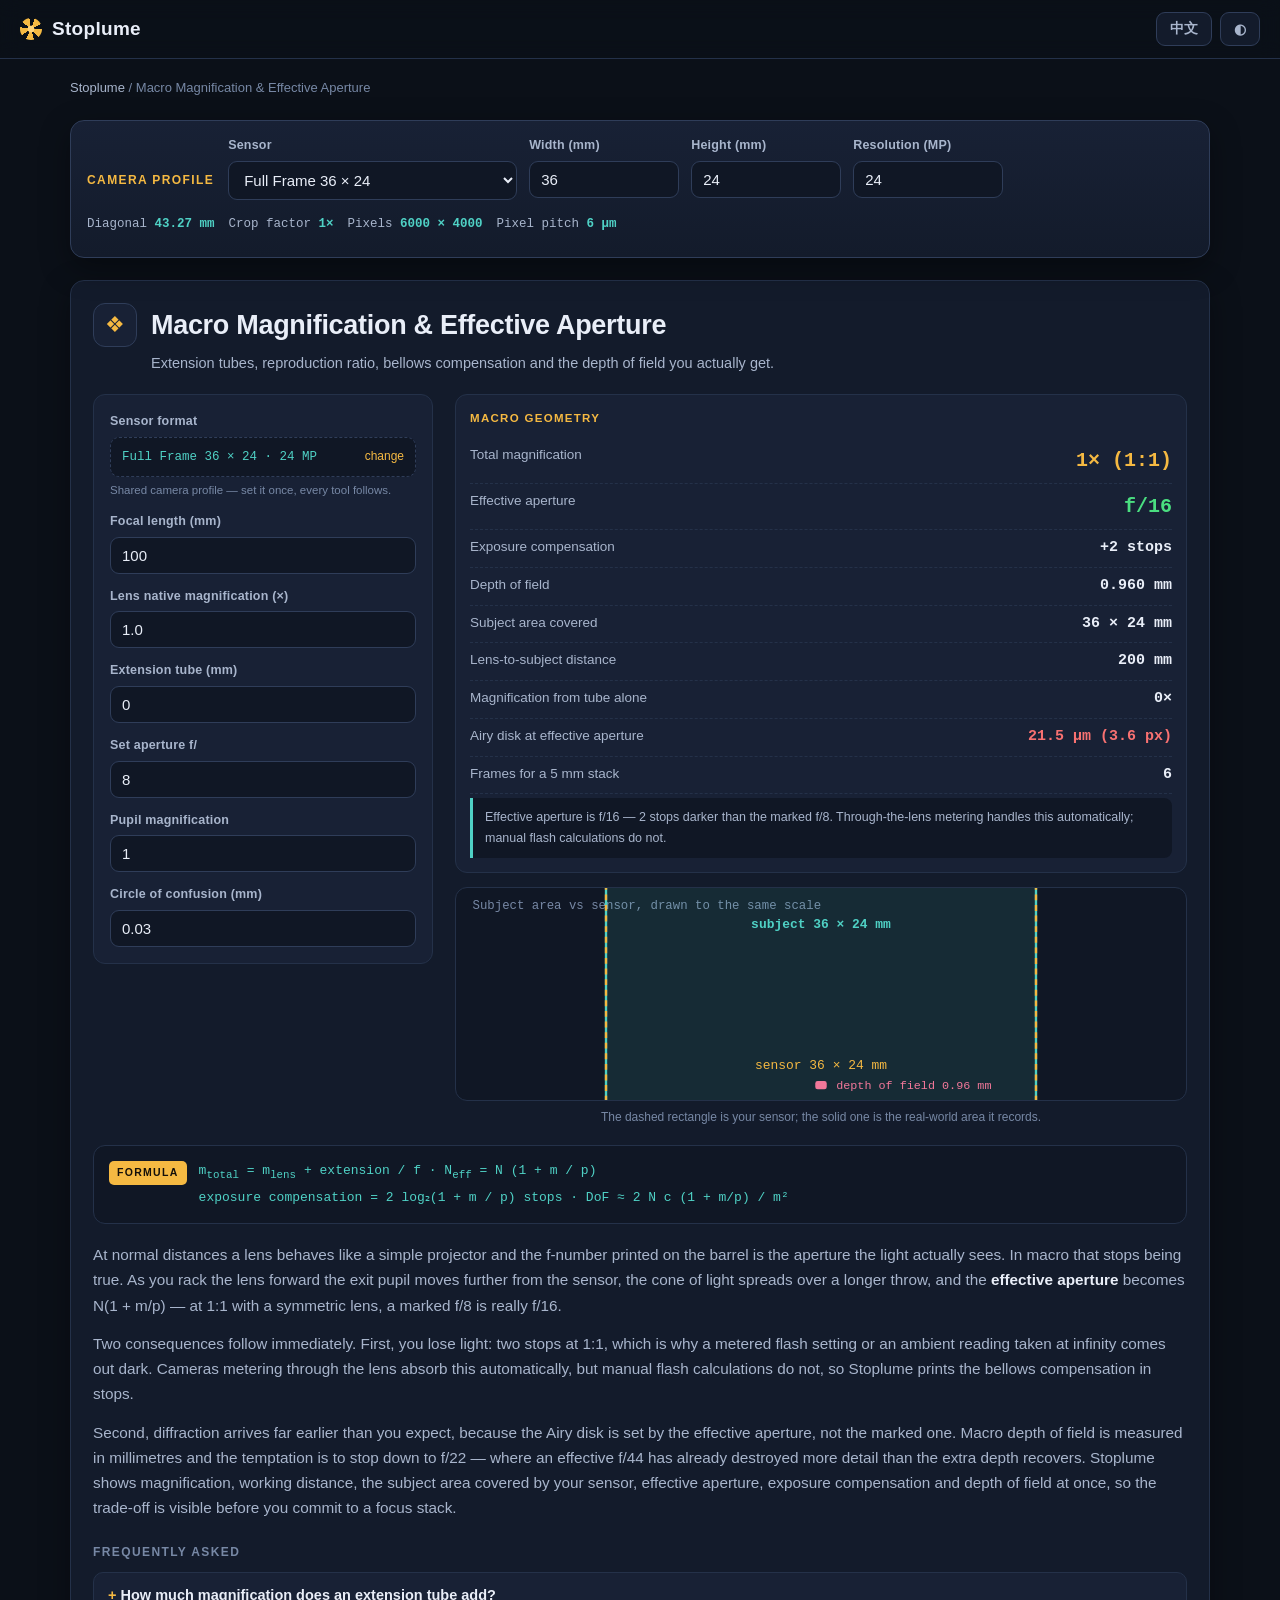
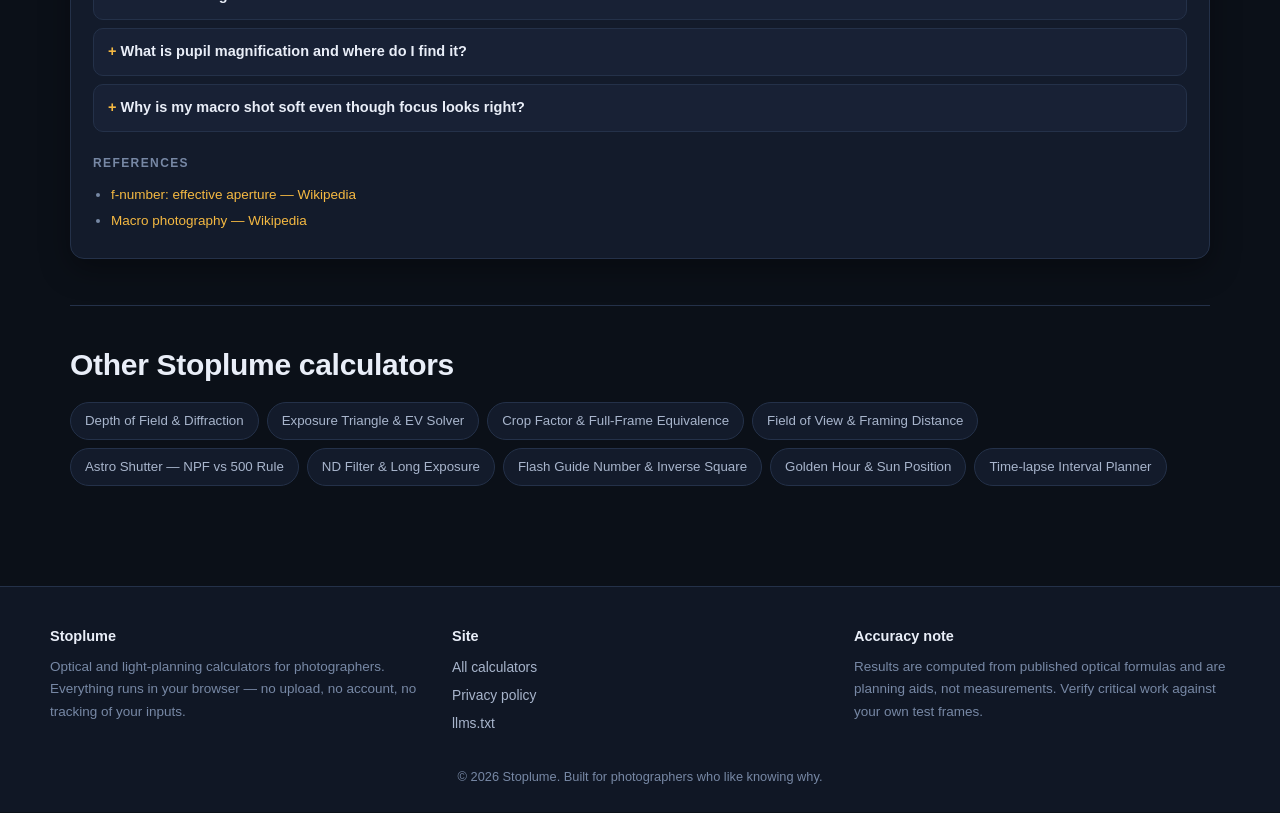
<file: tools/macro-magnification-calculator.html>
<!DOCTYPE html>
<html lang="en" data-lang="en">
<head>
<meta charset="utf-8">
<meta name="viewport" content="width=device-width, initial-scale=1">
<title data-en="Macro Magnification &amp; Effective Aperture — free &amp; bilingual | Stoplume" data-zh="微距放大倍率与有效光圈 — 免费中英双语 | Stoplume">Macro Magnification &amp; Effective Aperture — free &amp; bilingual | Stoplume</title>
<meta name="description" content="Extension tubes, reproduction ratio, bellows compensation and the depth of field you actually get." data-en="Extension tubes, reproduction ratio, bellows compensation and the depth of field you actually get." data-zh="接圈、放大倍率、皮腔因数，以及你真正得到的那点景深。">
<meta name="keywords" content="macro magnification calculator, extension tube calculator, effective aperture macro, bellows factor, reproduction ratio">
<link rel="canonical" href="https://stoplume.com/tools/macro-magnification-calculator.html">
<link rel="alternate" hreflang="en" href="https://stoplume.com/tools/macro-magnification-calculator.html">
<link rel="alternate" hreflang="zh-CN" href="https://stoplume.com/tools/macro-magnification-calculator.html?lang=zh">
<link rel="alternate" hreflang="x-default" href="https://stoplume.com/tools/macro-magnification-calculator.html">
<meta property="og:type" content="website">
<meta property="og:title" content="Macro Magnification &amp; Effective Aperture — free &amp; bilingual | Stoplume">
<meta property="og:description" content="Extension tubes, reproduction ratio, bellows compensation and the depth of field you actually get.">
<meta property="og:url" content="https://stoplume.com/tools/macro-magnification-calculator.html">
<meta property="og:image" content="https://stoplume.com/og-image.png">
<meta property="og:site_name" content="Stoplume">
<meta name="twitter:card" content="summary_large_image">
<meta name="theme-color" content="#0d1220">
<link rel="icon" href="../favicon.svg" type="image/svg+xml">
<link rel="stylesheet" href="../styles.css">
<!-- Google AdSense Auto Ads: activate by replacing ca-pub-XXXXXXXXXXXXXX with a real publisher ID and removing these comment markers. No manual ad slots are used anywhere on this site. -->
<!-- <script async src="https://pagead2.googlesyndication.com/pagead/js/adsbygoogle.js?client=ca-pub-XXXXXXXXXXXXXX" crossorigin="anonymous"></script> -->
<script type="application/ld+json">{
 "@context": "https://schema.org",
 "@graph": [
  {
   "@type": "WebApplication",
   "name": "Macro Magnification & Effective Aperture",
   "url": "https://stoplume.com/tools/macro-magnification-calculator.html",
   "applicationCategory": "MultimediaApplication",
   "operatingSystem": "Any modern browser",
   "browserRequirements": "Requires JavaScript",
   "description": "Extension tubes, reproduction ratio, bellows compensation and the depth of field you actually get.",
   "offers": {
    "@type": "Offer",
    "price": "0",
    "priceCurrency": "USD"
   },
   "isPartOf": {
    "@type": "WebSite",
    "name": "Stoplume",
    "url": "https://stoplume.com/"
   }
  },
  {
   "@type": "BreadcrumbList",
   "itemListElement": [
    {
     "@type": "ListItem",
     "position": 1,
     "name": "Stoplume",
     "item": "https://stoplume.com/"
    },
    {
     "@type": "ListItem",
     "position": 2,
     "name": "Macro Magnification & Effective Aperture",
     "item": "https://stoplume.com/tools/macro-magnification-calculator.html"
    }
   ]
  },
  {
   "@type": "FAQPage",
   "mainEntity": [
    {
     "@type": "Question",
     "name": "How much magnification does an extension tube add?",
     "acceptedAnswer": {
      "@type": "Answer",
      "text": "Extension divided by focal length. A 25 mm tube on a 50 mm lens adds 0.5×; the same tube on a 200 mm lens adds only 0.125×. Tubes are therefore far more effective on short lenses, at the cost of a very short working distance."
     }
    },
    {
     "@type": "Question",
     "name": "What is pupil magnification and where do I find it?",
     "acceptedAnswer": {
      "@type": "Answer",
      "text": "It is the ratio of exit to entrance pupil diameter. Symmetric lenses are near 1, telephoto designs are below 1 and retrofocus wide-angles above 1. Most manufacturers do not publish it; leaving it at 1 is the standard assumption and is accurate for typical macro primes."
     }
    },
    {
     "@type": "Question",
     "name": "Why is my macro shot soft even though focus looks right?",
     "acceptedAnswer": {
      "@type": "Answer",
      "text": "Usually effective-aperture diffraction, subject motion, or depth of field thinner than the subject. Check the effective aperture here first: if it is past f/16 equivalent on your format, open up a stop and stack frames instead."
     }
    }
   ]
  }
 ]
}</script>
</head>
<body>
<a class="skip" href="#main" data-en="Skip to content" data-zh="跳到主要内容">Skip to content</a>
<header class="site-head">
  <a class="brand" href="../index.html">
    <span class="brand-mark" aria-hidden="true"></span>
    <span class="brand-text">Stoplume</span>
  </a>
  <div class="head-actions">
    <button type="button" id="lang-btn" class="ghost-btn" aria-label="Switch language">中文</button>
    <button type="button" id="theme-btn" class="ghost-btn" aria-label="Switch theme">◐</button>
  </div>
</header>

<main id="main">
<nav class="crumbs" aria-label="Breadcrumb">
  <a href="../index.html">Stoplume</a> <span aria-hidden="true">/</span>
  <span data-en="Macro Magnification &amp; Effective Aperture" data-zh="微距放大倍率与有效光圈">Macro Magnification &amp; Effective Aperture</span>
</nav>

<section class="camera" id="camera">
  <div class="camera-inner">
    <span class="camera-label" data-en="Camera profile" data-zh="相机档案">Camera profile</span>
    <div class="camera-fields">
      <div class="field">
        <label for="cam-sensor" data-en="Sensor" data-zh="画幅">Sensor</label>
        <select id="cam-sensor"><option value="ff" selected>Full Frame 36 × 24</option><option value="apsc">APS-C 23.5 × 15.6 (Sony/Nikon/Fuji)</option><option value="apsc_c">APS-C 22.3 × 14.9 (Canon)</option><option value="apsh">APS-H 27.9 × 18.6</option><option value="mft">Micro Four Thirds 17.3 × 13.0</option><option value="one">1&quot; type 13.2 × 8.8</option><option value="gfx">Medium format 43.8 × 32.9</option><option value="s35">Super 35 cine 24.89 × 18.66</option><option value="smaller">1/1.28&quot; phone 9.8 × 7.3</option><option value="custom">Custom…</option></select>
      </div>
      <div class="field cam-custom" id="cam-custom-w" hidden>
        <label for="cam-w" data-en="Width (mm)" data-zh="宽度（mm）">Width (mm)</label>
        <input type="number" id="cam-w" value="36" min="1" max="200" step="0.01" inputmode="decimal">
      </div>
      <div class="field cam-custom" id="cam-custom-h" hidden>
        <label for="cam-h" data-en="Height (mm)" data-zh="高度（mm）">Height (mm)</label>
        <input type="number" id="cam-h" value="24" min="1" max="200" step="0.01" inputmode="decimal">
      </div>
      <div class="field">
        <label for="cam-mp" data-en="Resolution (MP)" data-zh="像素（MP）">Resolution (MP)</label>
        <input type="number" id="cam-mp" value="24" min="1" max="250" step="0.1" inputmode="decimal">
      </div>
    </div>
    <div class="camera-derived" id="cam-derived"></div>
  </div>
</section>
<div class="panels">
<section class="panel panel-solo" id="tool-macro" data-tool="macro">
  <header class="panel-head">
    <span class="panel-icon" aria-hidden="true">❖</span>
    <div>
      <h1 data-en="Macro Magnification &amp; Effective Aperture" data-zh="微距放大倍率与有效光圈">Macro Magnification &amp; Effective Aperture</h1>
      <p class="panel-sub" data-en="Extension tubes, reproduction ratio, bellows compensation and the depth of field you actually get." data-zh="接圈、放大倍率、皮腔因数，以及你真正得到的那点景深。">Extension tubes, reproduction ratio, bellows compensation and the depth of field you actually get.</p>
    </div>
  </header>
  <div class="tool-grid">
    <form class="inputs" onsubmit="return false;" autocomplete="off"><div class="field field-cam"><label for="macro-sensor" data-en="Sensor format" data-zh="画幅">Sensor format</label><div class="camchip" data-camchip="1"><span class="camchip-name">Full Frame 36 × 24</span><a class="camchip-edit" href="#camera" data-en="change" data-zh="更改">change</a></div><small class="hint" data-en="Shared camera profile — set it once, every tool follows." data-zh="全站共用的相机档案——设置一次，所有工具同步。">Shared camera profile — set it once, every tool follows.</small></div><div class="field"><label for="macro-focal" data-en="Focal length (mm)" data-zh="焦距（mm）">Focal length (mm)</label><input type="number" id="macro-focal" value="100" min="1" max="1000" step="0.1" inputmode="decimal"></div><div class="field"><label for="macro-mlens" data-en="Lens native magnification (×)" data-zh="镜头自身放大倍率（×）">Lens native magnification (×)</label><input type="number" id="macro-mlens" value="1.0" min="0" max="10" step="0.01" inputmode="decimal"></div><div class="field"><label for="macro-ext" data-en="Extension tube (mm)" data-zh="接圈长度（mm）">Extension tube (mm)</label><input type="number" id="macro-ext" value="0" min="0" max="300" step="1" inputmode="decimal"></div><div class="field"><label for="macro-aperture" data-en="Set aperture f/" data-zh="设定光圈 f/">Set aperture f/</label><input type="number" id="macro-aperture" value="8" min="0.7" max="64" step="0.1" inputmode="decimal"></div><div class="field"><label for="macro-pupil" data-en="Pupil magnification" data-zh="光瞳倍率">Pupil magnification</label><input type="number" id="macro-pupil" value="1" min="0.1" max="5" step="0.05" inputmode="decimal"></div><div class="field"><label for="macro-coc" data-en="Circle of confusion (mm)" data-zh="弥散圆（mm）">Circle of confusion (mm)</label><input type="number" id="macro-coc" value="0.03" min="0.001" max="0.2" step="0.001" inputmode="decimal"></div></form>
    <div class="outputs">
      <div class="results" id="macro-out" role="status" aria-live="polite"></div>
      <figure class="viz"><div id="macro-svg"></div>
        <figcaption class="viz-cap" id="macro-cap"></figcaption></figure>
    </div>
  </div>
  <div class="formula"><span class="formula-tag" data-en="Formula" data-zh="公式">Formula</span>
    <code>m<sub>total</sub> = m<sub>lens</sub> + extension / f    ·    N<sub>eff</sub> = N (1 + m / p)<br>exposure compensation = 2 log₂(1 + m / p) stops    ·    DoF ≈ 2 N c (1 + m/p) / m²</code></div>
  <div class="explain"><p data-en="At normal distances a lens behaves like a simple projector and the f-number printed on the barrel is the aperture the light actually sees. In macro that stops being true. As you rack the lens forward the exit pupil moves further from the sensor, the cone of light spreads over a longer throw, and the &lt;strong&gt;effective aperture&lt;/strong&gt; becomes N(1 + m/p) — at 1:1 with a symmetric lens, a marked f/8 is really f/16." data-zh="在常规距离上，镜头像一台简单的投影仪，镜身上印的 f 值就是光线实际看到的光圈。到了微距，这不再成立。随着镜组前伸，出瞳离传感器越来越远，光锥要跑更长的距离，&lt;strong&gt;有效光圈&lt;/strong&gt;变成 N(1 + m/p)——对称结构镜头在 1:1 时，标称 f/8 实际是 f/16。">At normal distances a lens behaves like a simple projector and the f-number printed on the barrel is the aperture the light actually sees. In macro that stops being true. As you rack the lens forward the exit pupil moves further from the sensor, the cone of light spreads over a longer throw, and the <strong>effective aperture</strong> becomes N(1 + m/p) — at 1:1 with a symmetric lens, a marked f/8 is really f/16.</p><p data-en="Two consequences follow immediately. First, you lose light: two stops at 1:1, which is why a metered flash setting or an ambient reading taken at infinity comes out dark. Cameras metering through the lens absorb this automatically, but manual flash calculations do not, so Stoplume prints the bellows compensation in stops." data-zh="由此立刻带来两个后果。第一，你损失了光：1:1 时是两档，这就是为什么按无穷远测得的闪光设置或环境读数拍出来偏暗。TTL 测光会自动吸收这部分，手动闪光计算不会，所以 Stoplume 会把皮腔补偿按档数打印出来。">Two consequences follow immediately. First, you lose light: two stops at 1:1, which is why a metered flash setting or an ambient reading taken at infinity comes out dark. Cameras metering through the lens absorb this automatically, but manual flash calculations do not, so Stoplume prints the bellows compensation in stops.</p><p data-en="Second, diffraction arrives far earlier than you expect, because the Airy disk is set by the effective aperture, not the marked one. Macro depth of field is measured in millimetres and the temptation is to stop down to f/22 — where an effective f/44 has already destroyed more detail than the extra depth recovers. Stoplume shows magnification, working distance, the subject area covered by your sensor, effective aperture, exposure compensation and depth of field at once, so the trade-off is visible before you commit to a focus stack." data-zh="第二，衍射来得比你预期早得多，因为艾里斑由有效光圈决定，而不是标称光圈。微距景深以毫米计，人很容易忍不住收到 f/22——而此时有效 f/44 摧毁的细节，已经多过多出来的那点景深。Stoplume 同时给出放大倍率、工作距离、传感器覆盖的实际被摄面积、有效光圈、曝光补偿和景深，让你在决定要不要景深合成之前就看清这笔账。">Second, diffraction arrives far earlier than you expect, because the Airy disk is set by the effective aperture, not the marked one. Macro depth of field is measured in millimetres and the temptation is to stop down to f/22 — where an effective f/44 has already destroyed more detail than the extra depth recovers. Stoplume shows magnification, working distance, the subject area covered by your sensor, effective aperture, exposure compensation and depth of field at once, so the trade-off is visible before you commit to a focus stack.</p></div>
  <div class="faq">
    <h3 data-en="Frequently asked" data-zh="常见问题">Frequently asked</h3>
    <details class="faq-item"><summary data-en="How much magnification does an extension tube add?" data-zh="接圈能加多少放大倍率？">How much magnification does an extension tube add?</summary><p data-en="Extension divided by focal length. A 25 mm tube on a 50 mm lens adds 0.5×; the same tube on a 200 mm lens adds only 0.125×. Tubes are therefore far more effective on short lenses, at the cost of a very short working distance." data-zh="接圈长度除以焦距。50mm 镜头加 25mm 接圈增加 0.5×；同样的接圈装在 200mm 上只增加 0.125×。所以接圈在短焦上效果好得多，代价是工作距离极短。">Extension divided by focal length. A 25 mm tube on a 50 mm lens adds 0.5×; the same tube on a 200 mm lens adds only 0.125×. Tubes are therefore far more effective on short lenses, at the cost of a very short working distance.</p></details><details class="faq-item"><summary data-en="What is pupil magnification and where do I find it?" data-zh="光瞳倍率是什么，去哪儿查？">What is pupil magnification and where do I find it?</summary><p data-en="It is the ratio of exit to entrance pupil diameter. Symmetric lenses are near 1, telephoto designs are below 1 and retrofocus wide-angles above 1. Most manufacturers do not publish it; leaving it at 1 is the standard assumption and is accurate for typical macro primes." data-zh="它是出瞳与入瞳直径之比。对称结构接近 1，长焦结构小于 1，反远距广角大于 1。多数厂商不公布这个值；保留 1 是标准假设，对典型微距定焦是准确的。">It is the ratio of exit to entrance pupil diameter. Symmetric lenses are near 1, telephoto designs are below 1 and retrofocus wide-angles above 1. Most manufacturers do not publish it; leaving it at 1 is the standard assumption and is accurate for typical macro primes.</p></details><details class="faq-item"><summary data-en="Why is my macro shot soft even though focus looks right?" data-zh="对焦看着没问题，微距为什么还是肉？">Why is my macro shot soft even though focus looks right?</summary><p data-en="Usually effective-aperture diffraction, subject motion, or depth of field thinner than the subject. Check the effective aperture here first: if it is past f/16 equivalent on your format, open up a stop and stack frames instead." data-zh="通常是有效光圈带来的衍射、被摄体轻微移动，或者景深比主体还薄。先看这里的有效光圈：如果已经超过你画幅上的等效 f/16，就开大一档改用景深合成。">Usually effective-aperture diffraction, subject motion, or depth of field thinner than the subject. Check the effective aperture here first: if it is past f/16 equivalent on your format, open up a stop and stack frames instead.</p></details>
  </div>
  <div class="sources">
    <h3 data-en="References" data-zh="参考来源">References</h3>
    <ul><li><a href="https://en.wikipedia.org/wiki/F-number" target="_blank" rel="noopener nofollow">f-number: effective aperture — Wikipedia</a></li><li><a href="https://en.wikipedia.org/wiki/Macro_photography" target="_blank" rel="noopener nofollow">Macro photography — Wikipedia</a></li></ul>
  </div>
</section></div>
<section class="section">
  <h2 data-en="Other Stoplume calculators" data-zh="其他 Stoplume 计算器">Other Stoplume calculators</h2>
  <div class="chips"><a class="chip" href="depth-of-field-calculator.html" data-en="Depth of Field &amp; Diffraction" data-zh="景深与衍射计算器">Depth of Field &amp; Diffraction</a><a class="chip" href="exposure-value-calculator.html" data-en="Exposure Triangle &amp; EV Solver" data-zh="曝光三角与 EV 求解器">Exposure Triangle &amp; EV Solver</a><a class="chip" href="crop-factor-equivalence.html" data-en="Crop Factor &amp; Full-Frame Equivalence" data-zh="等效焦距与画幅换算">Crop Factor &amp; Full-Frame Equivalence</a><a class="chip" href="field-of-view-calculator.html" data-en="Field of View &amp; Framing Distance" data-zh="视角与取景距离">Field of View &amp; Framing Distance</a><a class="chip" href="astrophotography-shutter-calculator.html" data-en="Astro Shutter — NPF vs 500 Rule" data-zh="星空快门 — NPF 与 500 法则">Astro Shutter — NPF vs 500 Rule</a><a class="chip" href="nd-filter-calculator.html" data-en="ND Filter &amp; Long Exposure" data-zh="ND 减光镜与长曝光">ND Filter &amp; Long Exposure</a><a class="chip" href="flash-guide-number-calculator.html" data-en="Flash Guide Number &amp; Inverse Square" data-zh="闪光指数与平方反比">Flash Guide Number &amp; Inverse Square</a><a class="chip" href="golden-hour-calculator.html" data-en="Golden Hour &amp; Sun Position" data-zh="黄金时刻与太阳方位">Golden Hour &amp; Sun Position</a><a class="chip" href="time-lapse-calculator.html" data-en="Time-lapse Interval Planner" data-zh="延时摄影间隔规划">Time-lapse Interval Planner</a></div>
</section>
</main>

<footer class="site-foot">
  <div class="foot-grid">
    <div>
      <strong>Stoplume</strong>
      <p data-en="Optical and light-planning calculators for photographers. Everything runs in your browser — no upload, no account, no tracking of your inputs."
         data-zh="给摄影师的光学与用光计算工具。全部在浏览器内运行——不上传、不注册、不追踪你的输入。">Optical and light-planning calculators for photographers. Everything runs in your browser — no upload, no account, no tracking of your inputs.</p>
    </div>
    <div>
      <strong data-en="Site" data-zh="站点">Site</strong>
      <ul>
        <li><a href="../index.html" data-en="All calculators" data-zh="全部计算器">All calculators</a></li>
        <li><a href="../privacy.html" data-en="Privacy policy" data-zh="隐私政策">Privacy policy</a></li>
        <li><a href="../llms.txt" data-en="llms.txt" data-zh="llms.txt">llms.txt</a></li>
      </ul>
    </div>
    <div>
      <strong data-en="Accuracy note" data-zh="精度说明">Accuracy note</strong>
      <p data-en="Results are computed from published optical formulas and are planning aids, not measurements. Verify critical work against your own test frames."
         data-zh="结果依据公开的光学公式计算，属于规划参考而非实测数据。关键工作请以自己的试拍文件为准。">Results are computed from published optical formulas and are planning aids, not measurements. Verify critical work against your own test frames.</p>
    </div>
  </div>
  <p class="copyright">© 2026 Stoplume. <span data-en="Built for photographers who like knowing why." data-zh="献给想知道「为什么」的摄影师。">Built for photographers who like knowing why.</span></p>
</footer>
<script src="../app.js"></script>
</body>
</html>
</file>
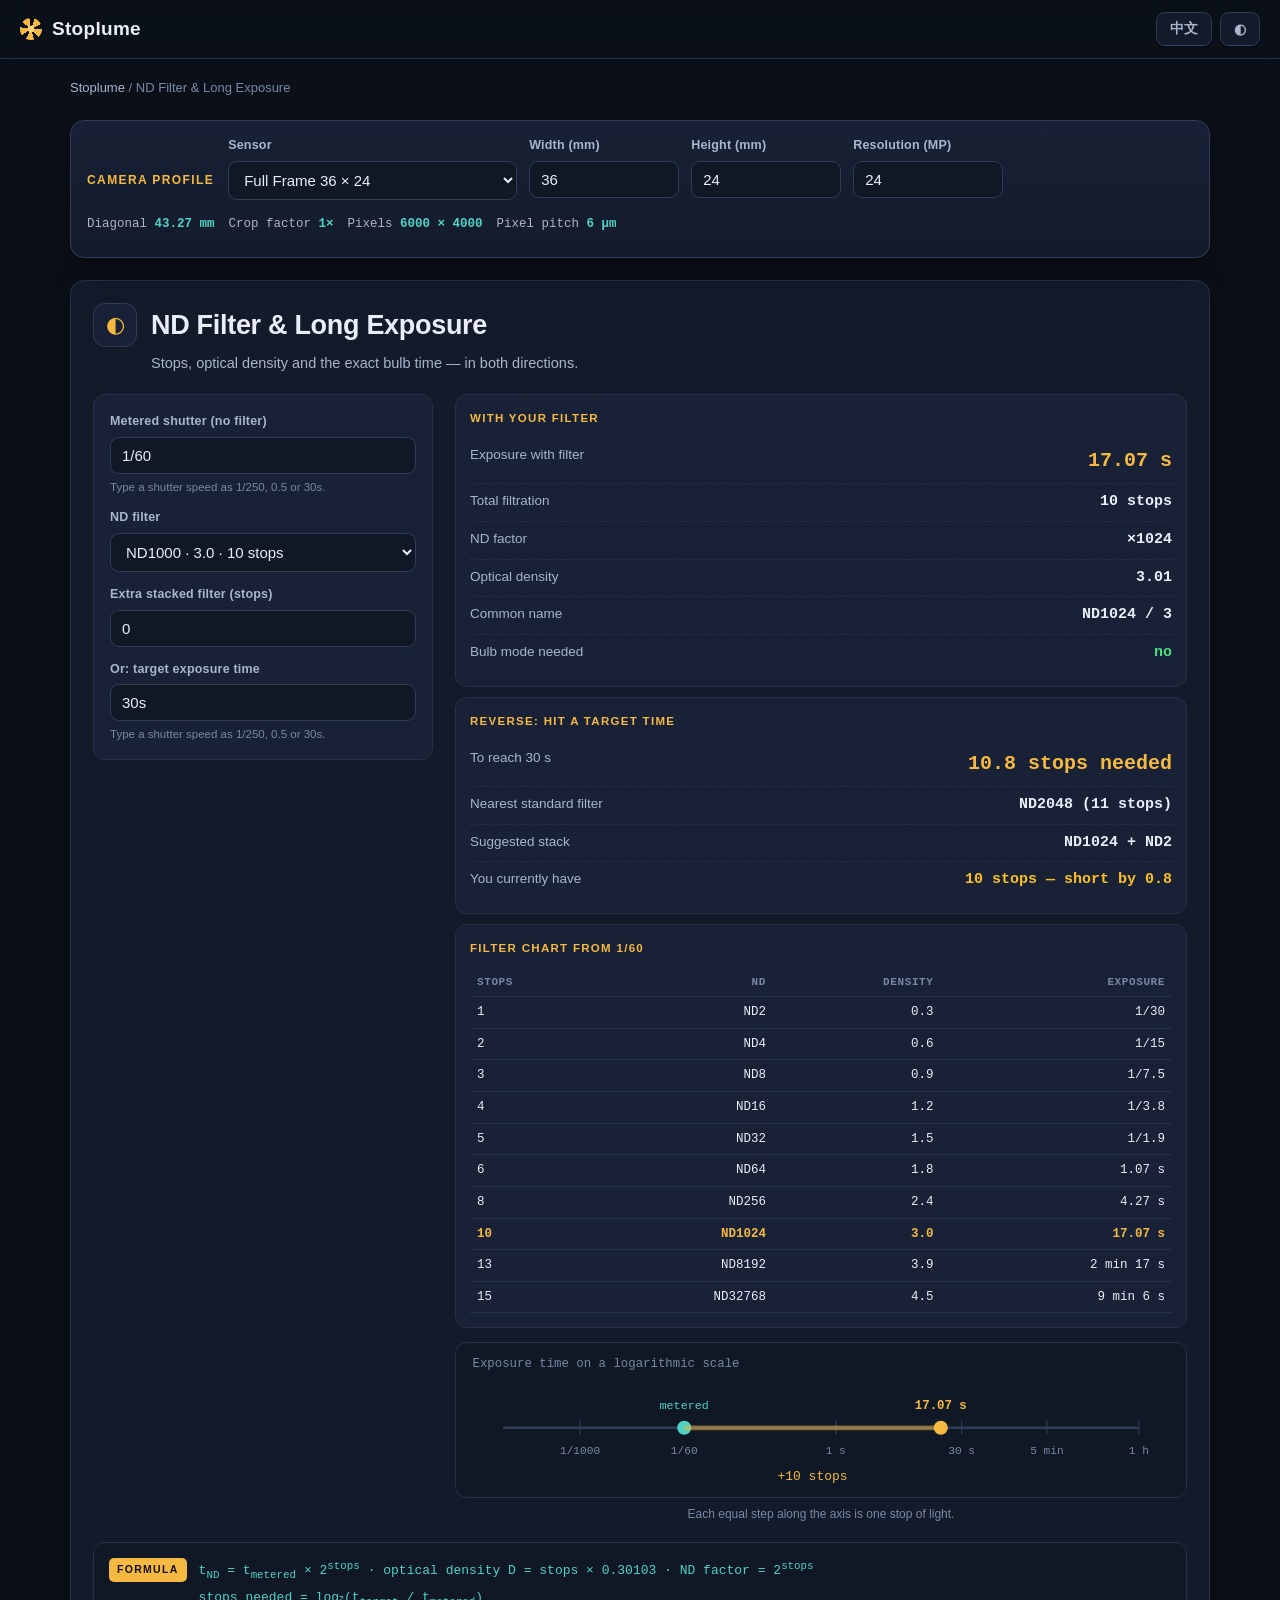
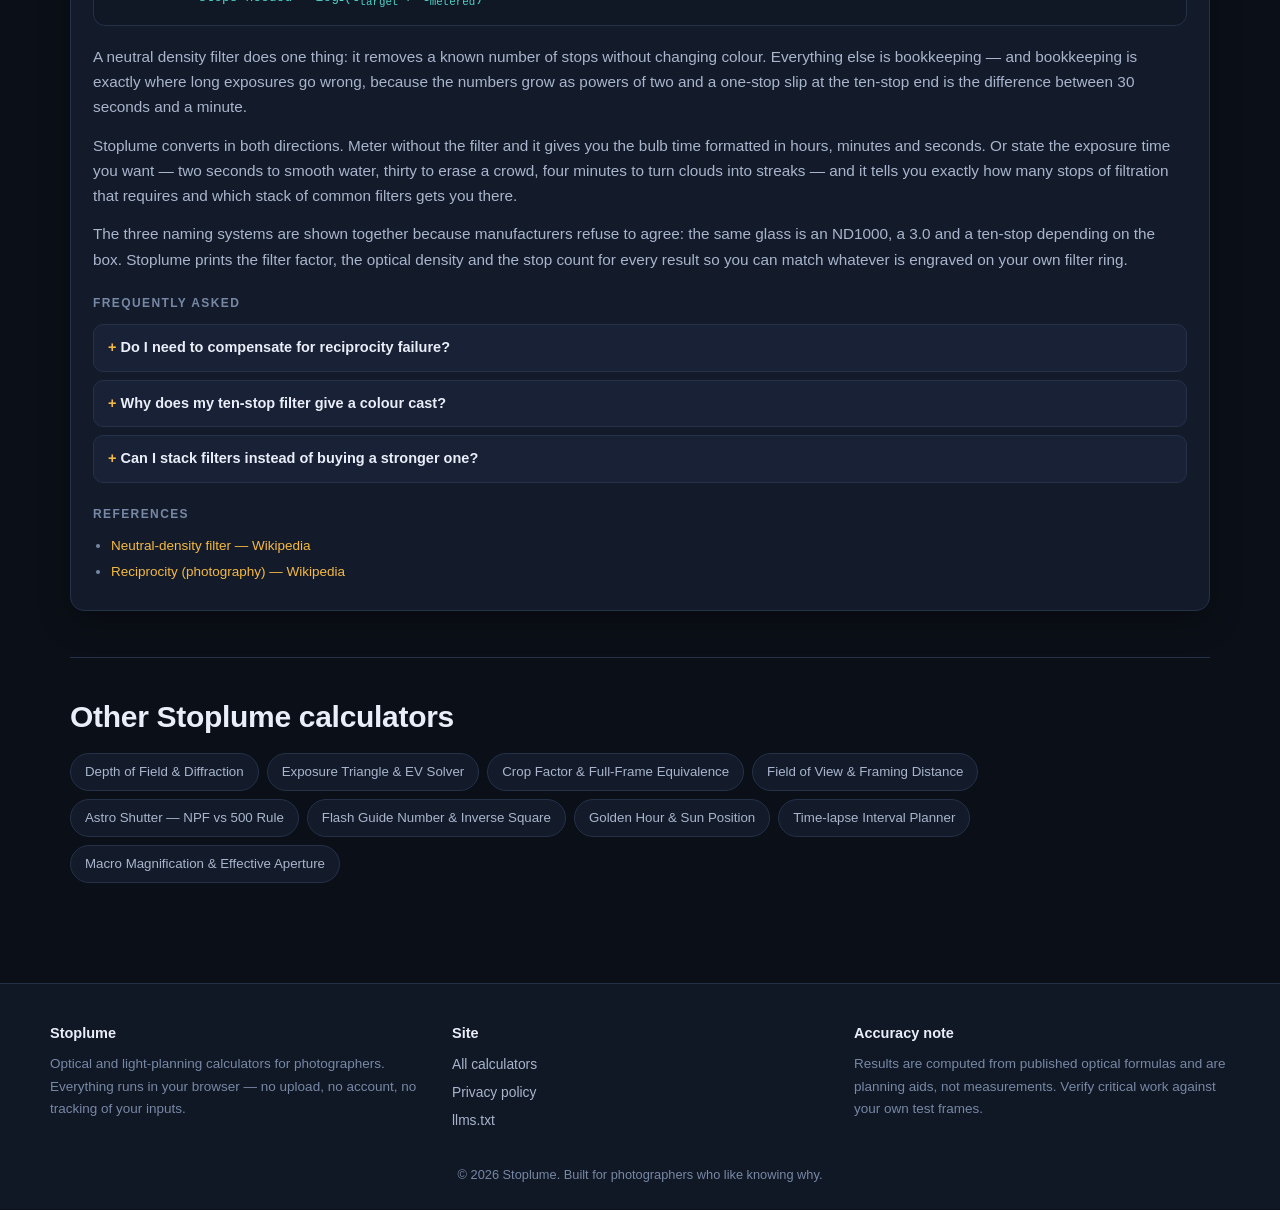
<file: tools/nd-filter-calculator.html>
<!DOCTYPE html>
<html lang="en" data-lang="en">
<head>
<meta charset="utf-8">
<meta name="viewport" content="width=device-width, initial-scale=1">
<title data-en="ND Filter &amp; Long Exposure — free &amp; bilingual | Stoplume" data-zh="ND 减光镜与长曝光 — 免费中英双语 | Stoplume">ND Filter &amp; Long Exposure — free &amp; bilingual | Stoplume</title>
<meta name="description" content="Stops, optical density and the exact bulb time — in both directions." data-en="Stops, optical density and the exact bulb time — in both directions." data-zh="档数、光学密度与精确的 B 门时间——双向换算。">
<meta name="keywords" content="nd filter calculator, long exposure calculator, neutral density chart, bulb time calculator, nd1000">
<link rel="canonical" href="https://stoplume.com/tools/nd-filter-calculator.html">
<link rel="alternate" hreflang="en" href="https://stoplume.com/tools/nd-filter-calculator.html">
<link rel="alternate" hreflang="zh-CN" href="https://stoplume.com/tools/nd-filter-calculator.html?lang=zh">
<link rel="alternate" hreflang="x-default" href="https://stoplume.com/tools/nd-filter-calculator.html">
<meta property="og:type" content="website">
<meta property="og:title" content="ND Filter &amp; Long Exposure — free &amp; bilingual | Stoplume">
<meta property="og:description" content="Stops, optical density and the exact bulb time — in both directions.">
<meta property="og:url" content="https://stoplume.com/tools/nd-filter-calculator.html">
<meta property="og:image" content="https://stoplume.com/og-image.png">
<meta property="og:site_name" content="Stoplume">
<meta name="twitter:card" content="summary_large_image">
<meta name="theme-color" content="#0d1220">
<link rel="icon" href="../favicon.svg" type="image/svg+xml">
<link rel="stylesheet" href="../styles.css">
<!-- Google AdSense Auto Ads: activate by replacing ca-pub-XXXXXXXXXXXXXX with a real publisher ID and removing these comment markers. No manual ad slots are used anywhere on this site. -->
<!-- <script async src="https://pagead2.googlesyndication.com/pagead/js/adsbygoogle.js?client=ca-pub-XXXXXXXXXXXXXX" crossorigin="anonymous"></script> -->
<script type="application/ld+json">{
 "@context": "https://schema.org",
 "@graph": [
  {
   "@type": "WebApplication",
   "name": "ND Filter & Long Exposure",
   "url": "https://stoplume.com/tools/nd-filter-calculator.html",
   "applicationCategory": "MultimediaApplication",
   "operatingSystem": "Any modern browser",
   "browserRequirements": "Requires JavaScript",
   "description": "Stops, optical density and the exact bulb time — in both directions.",
   "offers": {
    "@type": "Offer",
    "price": "0",
    "priceCurrency": "USD"
   },
   "isPartOf": {
    "@type": "WebSite",
    "name": "Stoplume",
    "url": "https://stoplume.com/"
   }
  },
  {
   "@type": "BreadcrumbList",
   "itemListElement": [
    {
     "@type": "ListItem",
     "position": 1,
     "name": "Stoplume",
     "item": "https://stoplume.com/"
    },
    {
     "@type": "ListItem",
     "position": 2,
     "name": "ND Filter & Long Exposure",
     "item": "https://stoplume.com/tools/nd-filter-calculator.html"
    }
   ]
  },
  {
   "@type": "FAQPage",
   "mainEntity": [
    {
     "@type": "Question",
     "name": "Do I need to compensate for reciprocity failure?",
     "acceptedAnswer": {
      "@type": "Answer",
      "text": "On digital sensors, no — silicon response stays linear into multi-minute exposures. It matters on film, where exposures beyond roughly one second need extra time according to the film's own published curve. Stoplume computes the digital case."
     }
    },
    {
     "@type": "Question",
     "name": "Why does my ten-stop filter give a colour cast?",
     "acceptedAnswer": {
      "@type": "Answer",
      "text": "Because 'neutral' is an aspiration. Dense resin and cheaper glass filters often transmit unevenly across the spectrum and infrared leaks past the visible band. Shoot raw, set a custom white balance through the filter, and the cast is recoverable."
     }
    },
    {
     "@type": "Question",
     "name": "Can I stack filters instead of buying a stronger one?",
     "acceptedAnswer": {
      "@type": "Answer",
      "text": "Yes, stops add linearly: a 6-stop plus a 3-stop is a 9-stop. The costs are extra reflections, more vignetting on wide lenses, and compounded colour casts. Stoplume's stacking field adds the extra stops for you."
     }
    }
   ]
  }
 ]
}</script>
</head>
<body>
<a class="skip" href="#main" data-en="Skip to content" data-zh="跳到主要内容">Skip to content</a>
<header class="site-head">
  <a class="brand" href="../index.html">
    <span class="brand-mark" aria-hidden="true"></span>
    <span class="brand-text">Stoplume</span>
  </a>
  <div class="head-actions">
    <button type="button" id="lang-btn" class="ghost-btn" aria-label="Switch language">中文</button>
    <button type="button" id="theme-btn" class="ghost-btn" aria-label="Switch theme">◐</button>
  </div>
</header>

<main id="main">
<nav class="crumbs" aria-label="Breadcrumb">
  <a href="../index.html">Stoplume</a> <span aria-hidden="true">/</span>
  <span data-en="ND Filter &amp; Long Exposure" data-zh="ND 减光镜与长曝光">ND Filter &amp; Long Exposure</span>
</nav>

<section class="camera" id="camera">
  <div class="camera-inner">
    <span class="camera-label" data-en="Camera profile" data-zh="相机档案">Camera profile</span>
    <div class="camera-fields">
      <div class="field">
        <label for="cam-sensor" data-en="Sensor" data-zh="画幅">Sensor</label>
        <select id="cam-sensor"><option value="ff" selected>Full Frame 36 × 24</option><option value="apsc">APS-C 23.5 × 15.6 (Sony/Nikon/Fuji)</option><option value="apsc_c">APS-C 22.3 × 14.9 (Canon)</option><option value="apsh">APS-H 27.9 × 18.6</option><option value="mft">Micro Four Thirds 17.3 × 13.0</option><option value="one">1&quot; type 13.2 × 8.8</option><option value="gfx">Medium format 43.8 × 32.9</option><option value="s35">Super 35 cine 24.89 × 18.66</option><option value="smaller">1/1.28&quot; phone 9.8 × 7.3</option><option value="custom">Custom…</option></select>
      </div>
      <div class="field cam-custom" id="cam-custom-w" hidden>
        <label for="cam-w" data-en="Width (mm)" data-zh="宽度（mm）">Width (mm)</label>
        <input type="number" id="cam-w" value="36" min="1" max="200" step="0.01" inputmode="decimal">
      </div>
      <div class="field cam-custom" id="cam-custom-h" hidden>
        <label for="cam-h" data-en="Height (mm)" data-zh="高度（mm）">Height (mm)</label>
        <input type="number" id="cam-h" value="24" min="1" max="200" step="0.01" inputmode="decimal">
      </div>
      <div class="field">
        <label for="cam-mp" data-en="Resolution (MP)" data-zh="像素（MP）">Resolution (MP)</label>
        <input type="number" id="cam-mp" value="24" min="1" max="250" step="0.1" inputmode="decimal">
      </div>
    </div>
    <div class="camera-derived" id="cam-derived"></div>
  </div>
</section>
<div class="panels">
<section class="panel panel-solo" id="tool-nd" data-tool="nd">
  <header class="panel-head">
    <span class="panel-icon" aria-hidden="true">◐</span>
    <div>
      <h1 data-en="ND Filter &amp; Long Exposure" data-zh="ND 减光镜与长曝光">ND Filter &amp; Long Exposure</h1>
      <p class="panel-sub" data-en="Stops, optical density and the exact bulb time — in both directions." data-zh="档数、光学密度与精确的 B 门时间——双向换算。">Stops, optical density and the exact bulb time — in both directions.</p>
    </div>
  </header>
  <div class="tool-grid">
    <form class="inputs" onsubmit="return false;" autocomplete="off"><div class="field"><label for="nd-base" data-en="Metered shutter (no filter)" data-zh="未加镜测得的快门">Metered shutter (no filter)</label><input type="text" id="nd-base" value="1/60" autocomplete="off"><small class="hint" data-en="Type a shutter speed as 1/250, 0.5 or 30s." data-zh="快门可输入 1/250、0.5 或 30s 等格式。">Type a shutter speed as 1/250, 0.5 or 30s.</small></div><div class="field"><label for="nd-filter" data-en="ND filter" data-zh="ND 滤镜">ND filter</label><select id="nd-filter"><option value="1" data-en="ND2 · 0.3 · 1 stop" data-zh="ND2 · 0.3 · 1 档">ND2 · 0.3 · 1 stop</option><option value="2" data-en="ND4 · 0.6 · 2 stops" data-zh="ND4 · 0.6 · 2 档">ND4 · 0.6 · 2 stops</option><option value="3" data-en="ND8 · 0.9 · 3 stops" data-zh="ND8 · 0.9 · 3 档">ND8 · 0.9 · 3 stops</option><option value="4" data-en="ND16 · 1.2 · 4 stops" data-zh="ND16 · 1.2 · 4 档">ND16 · 1.2 · 4 stops</option><option value="5" data-en="ND32 · 1.5 · 5 stops" data-zh="ND32 · 1.5 · 5 档">ND32 · 1.5 · 5 stops</option><option value="6" data-en="ND64 · 1.8 · 6 stops" data-zh="ND64 · 1.8 · 6 档">ND64 · 1.8 · 6 stops</option><option value="10" selected data-en="ND1000 · 3.0 · 10 stops" data-zh="ND1000 · 3.0 · 10 档">ND1000 · 3.0 · 10 stops</option><option value="13" data-en="ND8000 · 3.9 · 13 stops" data-zh="ND8000 · 3.9 · 13 档">ND8000 · 3.9 · 13 stops</option><option value="15" data-en="ND32000 · 4.5 · 15 stops" data-zh="ND32000 · 4.5 · 15 档">ND32000 · 4.5 · 15 stops</option><option value="custom" data-en="Custom stops" data-zh="自定义档数">Custom stops</option></select></div><div class="field"><label for="nd-custom" data-en="Custom ND (stops)" data-zh="自定义 ND（档）">Custom ND (stops)</label><input type="number" id="nd-custom" value="10" min="0" max="24" step="0.1" inputmode="decimal"></div><div class="field"><label for="nd-stack" data-en="Extra stacked filter (stops)" data-zh="叠加的额外滤镜（档）">Extra stacked filter (stops)</label><input type="number" id="nd-stack" value="0" min="0" max="24" step="0.1" inputmode="decimal"></div><div class="field"><label for="nd-target" data-en="Or: target exposure time" data-zh="或：目标曝光时间">Or: target exposure time</label><input type="text" id="nd-target" value="30s" autocomplete="off"><small class="hint" data-en="Type a shutter speed as 1/250, 0.5 or 30s." data-zh="快门可输入 1/250、0.5 或 30s 等格式。">Type a shutter speed as 1/250, 0.5 or 30s.</small></div></form>
    <div class="outputs">
      <div class="results" id="nd-out" role="status" aria-live="polite"></div>
      <figure class="viz"><div id="nd-svg"></div>
        <figcaption class="viz-cap" id="nd-cap"></figcaption></figure>
    </div>
  </div>
  <div class="formula"><span class="formula-tag" data-en="Formula" data-zh="公式">Formula</span>
    <code>t<sub>ND</sub> = t<sub>metered</sub> × 2<sup>stops</sup>    ·    optical density D = stops × 0.30103    ·    ND factor = 2<sup>stops</sup><br>stops needed = log₂(t<sub>target</sub> / t<sub>metered</sub>)</code></div>
  <div class="explain"><p data-en="A neutral density filter does one thing: it removes a known number of stops without changing colour. Everything else is bookkeeping — and bookkeeping is exactly where long exposures go wrong, because the numbers grow as powers of two and a one-stop slip at the ten-stop end is the difference between 30 seconds and a minute." data-zh="中性灰滤镜只做一件事：在不改变色彩的前提下减掉确定档数的光。剩下的全是算账——而长曝光翻车恰恰翻在算账上，因为数字按 2 的幂增长，在十档这一端错一档，就是 30 秒和 1 分钟的差别。">A neutral density filter does one thing: it removes a known number of stops without changing colour. Everything else is bookkeeping — and bookkeeping is exactly where long exposures go wrong, because the numbers grow as powers of two and a one-stop slip at the ten-stop end is the difference between 30 seconds and a minute.</p><p data-en="Stoplume converts in both directions. Meter without the filter and it gives you the bulb time formatted in hours, minutes and seconds. Or state the exposure time you want — two seconds to smooth water, thirty to erase a crowd, four minutes to turn clouds into streaks — and it tells you exactly how many stops of filtration that requires and which stack of common filters gets you there." data-zh="Stoplume 双向换算。不加镜测光，它给出按时分秒格式化的 B 门时间；或者你直接说出想要的曝光时间——2 秒让水面变滑、30 秒抹掉人群、4 分钟把云拉成条——它会算出这需要多少档减光，以及用哪几片常见滤镜叠加能达到。">Stoplume converts in both directions. Meter without the filter and it gives you the bulb time formatted in hours, minutes and seconds. Or state the exposure time you want — two seconds to smooth water, thirty to erase a crowd, four minutes to turn clouds into streaks — and it tells you exactly how many stops of filtration that requires and which stack of common filters gets you there.</p><p data-en="The three naming systems are shown together because manufacturers refuse to agree: the same glass is an ND1000, a 3.0 and a ten-stop depending on the box. Stoplume prints the filter factor, the optical density and the stop count for every result so you can match whatever is engraved on your own filter ring." data-zh="三套命名体系并排显示，因为厂商始终不肯统一：同一块玻璃，包装上可能写 ND1000、3.0 或十档。Stoplume 对每个结果都同时打印滤镜倍数、光学密度和档数，方便你对上自己滤镜环上刻的那一套。">The three naming systems are shown together because manufacturers refuse to agree: the same glass is an ND1000, a 3.0 and a ten-stop depending on the box. Stoplume prints the filter factor, the optical density and the stop count for every result so you can match whatever is engraved on your own filter ring.</p></div>
  <div class="faq">
    <h3 data-en="Frequently asked" data-zh="常见问题">Frequently asked</h3>
    <details class="faq-item"><summary data-en="Do I need to compensate for reciprocity failure?" data-zh="需要考虑倒易律失效吗？">Do I need to compensate for reciprocity failure?</summary><p data-en="On digital sensors, no — silicon response stays linear into multi-minute exposures. It matters on film, where exposures beyond roughly one second need extra time according to the film&#x27;s own published curve. Stoplume computes the digital case." data-zh="数码传感器不需要——硅的响应在数分钟曝光内保持线性。胶片才需要，超过约 1 秒后要按该胶片自己公布的曲线额外补时。Stoplume 计算的是数码情形。">On digital sensors, no — silicon response stays linear into multi-minute exposures. It matters on film, where exposures beyond roughly one second need extra time according to the film&#x27;s own published curve. Stoplume computes the digital case.</p></details><details class="faq-item"><summary data-en="Why does my ten-stop filter give a colour cast?" data-zh="为什么十档减光镜会偏色？">Why does my ten-stop filter give a colour cast?</summary><p data-en="Because &#x27;neutral&#x27; is an aspiration. Dense resin and cheaper glass filters often transmit unevenly across the spectrum and infrared leaks past the visible band. Shoot raw, set a custom white balance through the filter, and the cast is recoverable." data-zh="因为「中性」只是理想。高密度树脂和廉价玻璃在全光谱上的透过率并不均匀，红外还会漏过可见光波段之外。拍 RAW、隔着滤镜自定义白平衡，偏色基本可以救回来。">Because &#x27;neutral&#x27; is an aspiration. Dense resin and cheaper glass filters often transmit unevenly across the spectrum and infrared leaks past the visible band. Shoot raw, set a custom white balance through the filter, and the cast is recoverable.</p></details><details class="faq-item"><summary data-en="Can I stack filters instead of buying a stronger one?" data-zh="能不能叠加滤镜而不买更强的？">Can I stack filters instead of buying a stronger one?</summary><p data-en="Yes, stops add linearly: a 6-stop plus a 3-stop is a 9-stop. The costs are extra reflections, more vignetting on wide lenses, and compounded colour casts. Stoplume&#x27;s stacking field adds the extra stops for you." data-zh="可以，档数线性相加：6 档加 3 档就是 9 档。代价是额外反射、广角上更明显的暗角，以及叠加后的偏色。Stoplume 的叠加输入框会帮你加上这些档数。">Yes, stops add linearly: a 6-stop plus a 3-stop is a 9-stop. The costs are extra reflections, more vignetting on wide lenses, and compounded colour casts. Stoplume&#x27;s stacking field adds the extra stops for you.</p></details>
  </div>
  <div class="sources">
    <h3 data-en="References" data-zh="参考来源">References</h3>
    <ul><li><a href="https://en.wikipedia.org/wiki/Neutral-density_filter" target="_blank" rel="noopener nofollow">Neutral-density filter — Wikipedia</a></li><li><a href="https://en.wikipedia.org/wiki/Reciprocity_(photography)" target="_blank" rel="noopener nofollow">Reciprocity (photography) — Wikipedia</a></li></ul>
  </div>
</section></div>
<section class="section">
  <h2 data-en="Other Stoplume calculators" data-zh="其他 Stoplume 计算器">Other Stoplume calculators</h2>
  <div class="chips"><a class="chip" href="depth-of-field-calculator.html" data-en="Depth of Field &amp; Diffraction" data-zh="景深与衍射计算器">Depth of Field &amp; Diffraction</a><a class="chip" href="exposure-value-calculator.html" data-en="Exposure Triangle &amp; EV Solver" data-zh="曝光三角与 EV 求解器">Exposure Triangle &amp; EV Solver</a><a class="chip" href="crop-factor-equivalence.html" data-en="Crop Factor &amp; Full-Frame Equivalence" data-zh="等效焦距与画幅换算">Crop Factor &amp; Full-Frame Equivalence</a><a class="chip" href="field-of-view-calculator.html" data-en="Field of View &amp; Framing Distance" data-zh="视角与取景距离">Field of View &amp; Framing Distance</a><a class="chip" href="astrophotography-shutter-calculator.html" data-en="Astro Shutter — NPF vs 500 Rule" data-zh="星空快门 — NPF 与 500 法则">Astro Shutter — NPF vs 500 Rule</a><a class="chip" href="flash-guide-number-calculator.html" data-en="Flash Guide Number &amp; Inverse Square" data-zh="闪光指数与平方反比">Flash Guide Number &amp; Inverse Square</a><a class="chip" href="golden-hour-calculator.html" data-en="Golden Hour &amp; Sun Position" data-zh="黄金时刻与太阳方位">Golden Hour &amp; Sun Position</a><a class="chip" href="time-lapse-calculator.html" data-en="Time-lapse Interval Planner" data-zh="延时摄影间隔规划">Time-lapse Interval Planner</a><a class="chip" href="macro-magnification-calculator.html" data-en="Macro Magnification &amp; Effective Aperture" data-zh="微距放大倍率与有效光圈">Macro Magnification &amp; Effective Aperture</a></div>
</section>
</main>

<footer class="site-foot">
  <div class="foot-grid">
    <div>
      <strong>Stoplume</strong>
      <p data-en="Optical and light-planning calculators for photographers. Everything runs in your browser — no upload, no account, no tracking of your inputs."
         data-zh="给摄影师的光学与用光计算工具。全部在浏览器内运行——不上传、不注册、不追踪你的输入。">Optical and light-planning calculators for photographers. Everything runs in your browser — no upload, no account, no tracking of your inputs.</p>
    </div>
    <div>
      <strong data-en="Site" data-zh="站点">Site</strong>
      <ul>
        <li><a href="../index.html" data-en="All calculators" data-zh="全部计算器">All calculators</a></li>
        <li><a href="../privacy.html" data-en="Privacy policy" data-zh="隐私政策">Privacy policy</a></li>
        <li><a href="../llms.txt" data-en="llms.txt" data-zh="llms.txt">llms.txt</a></li>
      </ul>
    </div>
    <div>
      <strong data-en="Accuracy note" data-zh="精度说明">Accuracy note</strong>
      <p data-en="Results are computed from published optical formulas and are planning aids, not measurements. Verify critical work against your own test frames."
         data-zh="结果依据公开的光学公式计算，属于规划参考而非实测数据。关键工作请以自己的试拍文件为准。">Results are computed from published optical formulas and are planning aids, not measurements. Verify critical work against your own test frames.</p>
    </div>
  </div>
  <p class="copyright">© 2026 Stoplume. <span data-en="Built for photographers who like knowing why." data-zh="献给想知道「为什么」的摄影师。">Built for photographers who like knowing why.</span></p>
</footer>
<script src="../app.js"></script>
</body>
</html>
</file>
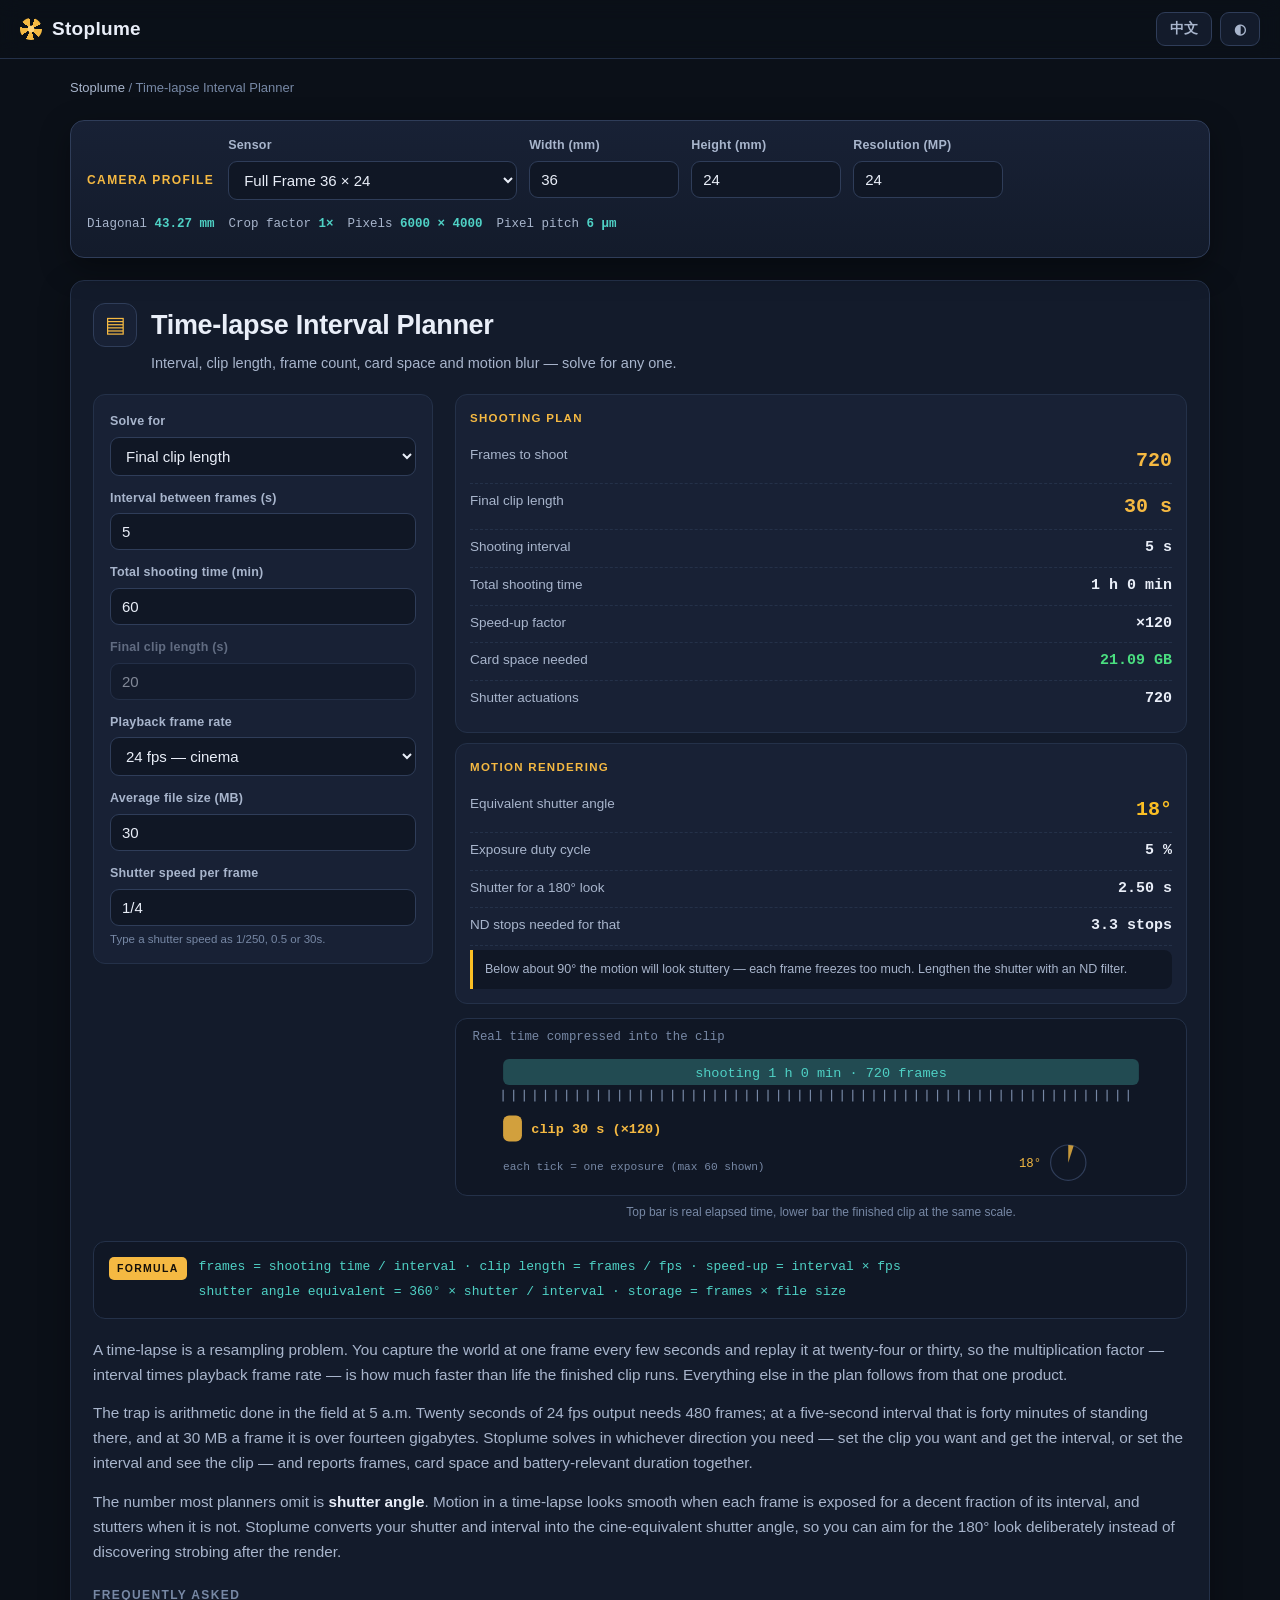
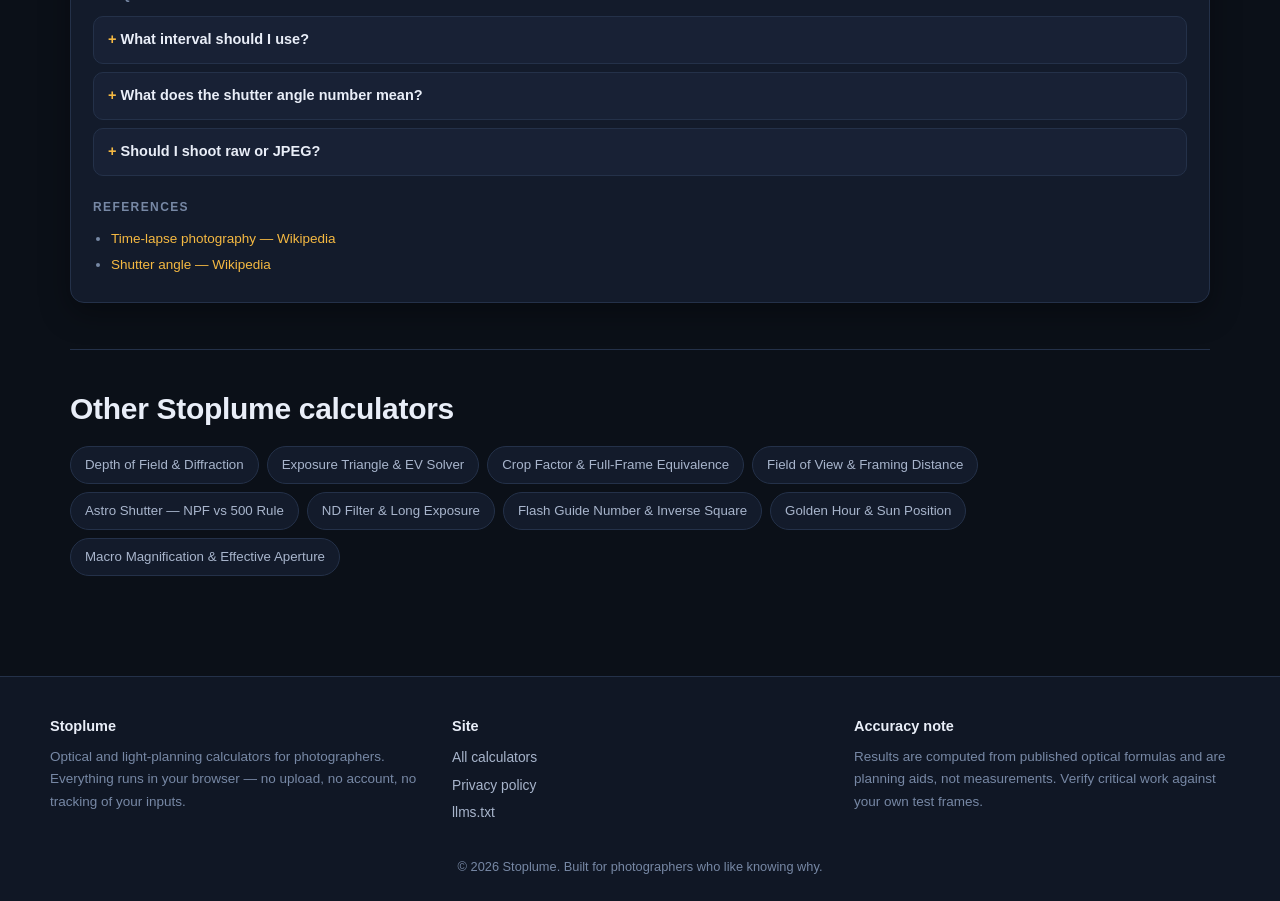
<file: tools/time-lapse-calculator.html>
<!DOCTYPE html>
<html lang="en" data-lang="en">
<head>
<meta charset="utf-8">
<meta name="viewport" content="width=device-width, initial-scale=1">
<title data-en="Time-lapse Interval Planner — free &amp; bilingual | Stoplume" data-zh="延时摄影间隔规划 — 免费中英双语 | Stoplume">Time-lapse Interval Planner — free &amp; bilingual | Stoplume</title>
<meta name="description" content="Interval, clip length, frame count, card space and motion blur — solve for any one." data-en="Interval, clip length, frame count, card space and motion blur — solve for any one." data-zh="间隔、成片时长、帧数、存储与运动模糊——任选其一求解。">
<meta name="keywords" content="time lapse calculator, interval calculator, timelapse frames, shutter angle timelapse, memory card space">
<link rel="canonical" href="https://stoplume.com/tools/time-lapse-calculator.html">
<link rel="alternate" hreflang="en" href="https://stoplume.com/tools/time-lapse-calculator.html">
<link rel="alternate" hreflang="zh-CN" href="https://stoplume.com/tools/time-lapse-calculator.html?lang=zh">
<link rel="alternate" hreflang="x-default" href="https://stoplume.com/tools/time-lapse-calculator.html">
<meta property="og:type" content="website">
<meta property="og:title" content="Time-lapse Interval Planner — free &amp; bilingual | Stoplume">
<meta property="og:description" content="Interval, clip length, frame count, card space and motion blur — solve for any one.">
<meta property="og:url" content="https://stoplume.com/tools/time-lapse-calculator.html">
<meta property="og:image" content="https://stoplume.com/og-image.png">
<meta property="og:site_name" content="Stoplume">
<meta name="twitter:card" content="summary_large_image">
<meta name="theme-color" content="#0d1220">
<link rel="icon" href="../favicon.svg" type="image/svg+xml">
<link rel="stylesheet" href="../styles.css">
<!-- Google AdSense Auto Ads: activate by replacing ca-pub-XXXXXXXXXXXXXX with a real publisher ID and removing these comment markers. No manual ad slots are used anywhere on this site. -->
<!-- <script async src="https://pagead2.googlesyndication.com/pagead/js/adsbygoogle.js?client=ca-pub-XXXXXXXXXXXXXX" crossorigin="anonymous"></script> -->
<script type="application/ld+json">{
 "@context": "https://schema.org",
 "@graph": [
  {
   "@type": "WebApplication",
   "name": "Time-lapse Interval Planner",
   "url": "https://stoplume.com/tools/time-lapse-calculator.html",
   "applicationCategory": "MultimediaApplication",
   "operatingSystem": "Any modern browser",
   "browserRequirements": "Requires JavaScript",
   "description": "Interval, clip length, frame count, card space and motion blur — solve for any one.",
   "offers": {
    "@type": "Offer",
    "price": "0",
    "priceCurrency": "USD"
   },
   "isPartOf": {
    "@type": "WebSite",
    "name": "Stoplume",
    "url": "https://stoplume.com/"
   }
  },
  {
   "@type": "BreadcrumbList",
   "itemListElement": [
    {
     "@type": "ListItem",
     "position": 1,
     "name": "Stoplume",
     "item": "https://stoplume.com/"
    },
    {
     "@type": "ListItem",
     "position": 2,
     "name": "Time-lapse Interval Planner",
     "item": "https://stoplume.com/tools/time-lapse-calculator.html"
    }
   ]
  },
  {
   "@type": "FAQPage",
   "mainEntity": [
    {
     "@type": "Question",
     "name": "What interval should I use?",
     "acceptedAnswer": {
      "@type": "Answer",
      "text": "It depends on how fast the subject moves in frame, not on the subject's name. Fast clouds and traffic want 1–2 s, drifting clouds and shadows 3–8 s, sunsets 4–6 s, stars 20–30 s, construction sites minutes. Aim for a small, consistent change between neighbouring frames."
     }
    },
    {
     "@type": "Question",
     "name": "What does the shutter angle number mean?",
     "acceptedAnswer": {
      "@type": "Answer",
      "text": "It is the cine equivalent of your exposure fraction: 180° means the shutter was open for half the interval, the classic smooth-motion look. Below about 90° motion starts to stutter; above 270° it smears. Add an ND filter to lengthen the shutter without overexposing."
     }
    },
    {
     "@type": "Question",
     "name": "Should I shoot raw or JPEG?",
     "acceptedAnswer": {
      "@type": "Answer",
      "text": "Raw if you will grade or do a holy-grail day-to-night ramp, because you will need the highlight and white-balance latitude. JPEG if the card, the battery or the shutter count is the binding constraint. The storage figure here updates with whichever file size you enter."
     }
    }
   ]
  }
 ]
}</script>
</head>
<body>
<a class="skip" href="#main" data-en="Skip to content" data-zh="跳到主要内容">Skip to content</a>
<header class="site-head">
  <a class="brand" href="../index.html">
    <span class="brand-mark" aria-hidden="true"></span>
    <span class="brand-text">Stoplume</span>
  </a>
  <div class="head-actions">
    <button type="button" id="lang-btn" class="ghost-btn" aria-label="Switch language">中文</button>
    <button type="button" id="theme-btn" class="ghost-btn" aria-label="Switch theme">◐</button>
  </div>
</header>

<main id="main">
<nav class="crumbs" aria-label="Breadcrumb">
  <a href="../index.html">Stoplume</a> <span aria-hidden="true">/</span>
  <span data-en="Time-lapse Interval Planner" data-zh="延时摄影间隔规划">Time-lapse Interval Planner</span>
</nav>

<section class="camera" id="camera">
  <div class="camera-inner">
    <span class="camera-label" data-en="Camera profile" data-zh="相机档案">Camera profile</span>
    <div class="camera-fields">
      <div class="field">
        <label for="cam-sensor" data-en="Sensor" data-zh="画幅">Sensor</label>
        <select id="cam-sensor"><option value="ff" selected>Full Frame 36 × 24</option><option value="apsc">APS-C 23.5 × 15.6 (Sony/Nikon/Fuji)</option><option value="apsc_c">APS-C 22.3 × 14.9 (Canon)</option><option value="apsh">APS-H 27.9 × 18.6</option><option value="mft">Micro Four Thirds 17.3 × 13.0</option><option value="one">1&quot; type 13.2 × 8.8</option><option value="gfx">Medium format 43.8 × 32.9</option><option value="s35">Super 35 cine 24.89 × 18.66</option><option value="smaller">1/1.28&quot; phone 9.8 × 7.3</option><option value="custom">Custom…</option></select>
      </div>
      <div class="field cam-custom" id="cam-custom-w" hidden>
        <label for="cam-w" data-en="Width (mm)" data-zh="宽度（mm）">Width (mm)</label>
        <input type="number" id="cam-w" value="36" min="1" max="200" step="0.01" inputmode="decimal">
      </div>
      <div class="field cam-custom" id="cam-custom-h" hidden>
        <label for="cam-h" data-en="Height (mm)" data-zh="高度（mm）">Height (mm)</label>
        <input type="number" id="cam-h" value="24" min="1" max="200" step="0.01" inputmode="decimal">
      </div>
      <div class="field">
        <label for="cam-mp" data-en="Resolution (MP)" data-zh="像素（MP）">Resolution (MP)</label>
        <input type="number" id="cam-mp" value="24" min="1" max="250" step="0.1" inputmode="decimal">
      </div>
    </div>
    <div class="camera-derived" id="cam-derived"></div>
  </div>
</section>
<div class="panels">
<section class="panel panel-solo" id="tool-tl" data-tool="tl">
  <header class="panel-head">
    <span class="panel-icon" aria-hidden="true">▤</span>
    <div>
      <h1 data-en="Time-lapse Interval Planner" data-zh="延时摄影间隔规划">Time-lapse Interval Planner</h1>
      <p class="panel-sub" data-en="Interval, clip length, frame count, card space and motion blur — solve for any one." data-zh="间隔、成片时长、帧数、存储与运动模糊——任选其一求解。">Interval, clip length, frame count, card space and motion blur — solve for any one.</p>
    </div>
  </header>
  <div class="tool-grid">
    <form class="inputs" onsubmit="return false;" autocomplete="off"><div class="field"><label for="tl-solve" data-en="Solve for" data-zh="求解">Solve for</label><select id="tl-solve"><option value="clip" selected data-en="Final clip length" data-zh="成片时长">Final clip length</option><option value="interval" data-en="Shooting interval" data-zh="拍摄间隔">Shooting interval</option><option value="shoot" data-en="Total shooting time" data-zh="总拍摄时长">Total shooting time</option></select></div><div class="field"><label for="tl-interval" data-en="Interval between frames (s)" data-zh="两帧间隔（秒）">Interval between frames (s)</label><input type="number" id="tl-interval" value="5" min="0.1" max="3600" step="0.1" inputmode="decimal"></div><div class="field"><label for="tl-shoot" data-en="Total shooting time (min)" data-zh="总拍摄时长（分钟）">Total shooting time (min)</label><input type="number" id="tl-shoot" value="60" min="0.1" max="100000" step="0.1" inputmode="decimal"></div><div class="field"><label for="tl-clip" data-en="Final clip length (s)" data-zh="成片时长（秒）">Final clip length (s)</label><input type="number" id="tl-clip" value="20" min="0.1" max="36000" step="0.1" inputmode="decimal"></div><div class="field"><label for="tl-fps" data-en="Playback frame rate" data-zh="播放帧率">Playback frame rate</label><select id="tl-fps"><option value="24" selected data-en="24 fps — cinema" data-zh="24 fps — 电影">24 fps — cinema</option><option value="25" data-en="25 fps — PAL" data-zh="25 fps — PAL">25 fps — PAL</option><option value="30" data-en="30 fps — NTSC" data-zh="30 fps — NTSC">30 fps — NTSC</option><option value="50" data-en="50 fps" data-zh="50 fps">50 fps</option><option value="60" data-en="60 fps" data-zh="60 fps">60 fps</option></select></div><div class="field"><label for="tl-size" data-en="Average file size (MB)" data-zh="单张文件大小（MB）">Average file size (MB)</label><input type="number" id="tl-size" value="30" min="0.1" max="500" step="0.1" inputmode="decimal"></div><div class="field"><label for="tl-shutter" data-en="Shutter speed per frame" data-zh="单帧快门">Shutter speed per frame</label><input type="text" id="tl-shutter" value="1/4" autocomplete="off"><small class="hint" data-en="Type a shutter speed as 1/250, 0.5 or 30s." data-zh="快门可输入 1/250、0.5 或 30s 等格式。">Type a shutter speed as 1/250, 0.5 or 30s.</small></div></form>
    <div class="outputs">
      <div class="results" id="tl-out" role="status" aria-live="polite"></div>
      <figure class="viz"><div id="tl-svg"></div>
        <figcaption class="viz-cap" id="tl-cap"></figcaption></figure>
    </div>
  </div>
  <div class="formula"><span class="formula-tag" data-en="Formula" data-zh="公式">Formula</span>
    <code>frames = shooting time / interval    ·    clip length = frames / fps    ·    speed-up = interval × fps<br>shutter angle equivalent = 360° × shutter / interval    ·    storage = frames × file size</code></div>
  <div class="explain"><p data-en="A time-lapse is a resampling problem. You capture the world at one frame every few seconds and replay it at twenty-four or thirty, so the multiplication factor — interval times playback frame rate — is how much faster than life the finished clip runs. Everything else in the plan follows from that one product." data-zh="延时摄影本质是一个重采样问题。你每隔几秒采一帧世界，再以 24 或 30 fps 播放，于是「间隔 × 播放帧率」这个乘积，就是成片比现实快多少倍。计划里的其他一切都由这一个乘积推导而来。">A time-lapse is a resampling problem. You capture the world at one frame every few seconds and replay it at twenty-four or thirty, so the multiplication factor — interval times playback frame rate — is how much faster than life the finished clip runs. Everything else in the plan follows from that one product.</p><p data-en="The trap is arithmetic done in the field at 5 a.m. Twenty seconds of 24 fps output needs 480 frames; at a five-second interval that is forty minutes of standing there, and at 30 MB a frame it is over fourteen gigabytes. Stoplume solves in whichever direction you need — set the clip you want and get the interval, or set the interval and see the clip — and reports frames, card space and battery-relevant duration together." data-zh="陷阱在于凌晨五点在现场心算。24 fps 下 20 秒成片需要 480 帧；按 5 秒间隔就是站够 40 分钟，单张 30 MB 则是 14 GB 以上。Stoplume 支持任意方向求解——先定成片时长反推间隔，或先定间隔看成片多长——并同时给出帧数、存储占用和与电池相关的总时长。">The trap is arithmetic done in the field at 5 a.m. Twenty seconds of 24 fps output needs 480 frames; at a five-second interval that is forty minutes of standing there, and at 30 MB a frame it is over fourteen gigabytes. Stoplume solves in whichever direction you need — set the clip you want and get the interval, or set the interval and see the clip — and reports frames, card space and battery-relevant duration together.</p><p data-en="The number most planners omit is &lt;strong&gt;shutter angle&lt;/strong&gt;. Motion in a time-lapse looks smooth when each frame is exposed for a decent fraction of its interval, and stutters when it is not. Stoplume converts your shutter and interval into the cine-equivalent shutter angle, so you can aim for the 180° look deliberately instead of discovering strobing after the render." data-zh="多数规划器漏掉的数字是&lt;strong&gt;快门角度&lt;/strong&gt;。当每一帧的曝光时间占间隔的相当比例时，延时中的运动才顺滑，否则就会顿挫。Stoplume 会把你的快门与间隔换算成电影等效快门角度，让你有意识地去追那个 180° 的观感，而不是渲染完才发现频闪。">The number most planners omit is <strong>shutter angle</strong>. Motion in a time-lapse looks smooth when each frame is exposed for a decent fraction of its interval, and stutters when it is not. Stoplume converts your shutter and interval into the cine-equivalent shutter angle, so you can aim for the 180° look deliberately instead of discovering strobing after the render.</p></div>
  <div class="faq">
    <h3 data-en="Frequently asked" data-zh="常见问题">Frequently asked</h3>
    <details class="faq-item"><summary data-en="What interval should I use?" data-zh="间隔该设多少？">What interval should I use?</summary><p data-en="It depends on how fast the subject moves in frame, not on the subject&#x27;s name. Fast clouds and traffic want 1–2 s, drifting clouds and shadows 3–8 s, sunsets 4–6 s, stars 20–30 s, construction sites minutes. Aim for a small, consistent change between neighbouring frames." data-zh="取决于主体在画面里移动多快，而不是主体叫什么。快云和车流 1–2 秒，慢云和影子 3–8 秒，日落 4–6 秒，星空 20–30 秒，工地按分钟计。目标是相邻两帧之间只有一点点、且稳定的变化。">It depends on how fast the subject moves in frame, not on the subject&#x27;s name. Fast clouds and traffic want 1–2 s, drifting clouds and shadows 3–8 s, sunsets 4–6 s, stars 20–30 s, construction sites minutes. Aim for a small, consistent change between neighbouring frames.</p></details><details class="faq-item"><summary data-en="What does the shutter angle number mean?" data-zh="快门角度这个数字什么意思？">What does the shutter angle number mean?</summary><p data-en="It is the cine equivalent of your exposure fraction: 180° means the shutter was open for half the interval, the classic smooth-motion look. Below about 90° motion starts to stutter; above 270° it smears. Add an ND filter to lengthen the shutter without overexposing." data-zh="它是曝光占比的电影等效说法：180° 表示快门在间隔时间的一半里是打开的，也就是经典的顺滑观感。低于约 90° 运动开始顿挫，高于 270° 会拖影。想延长快门又不过曝，就加 ND 镜。">It is the cine equivalent of your exposure fraction: 180° means the shutter was open for half the interval, the classic smooth-motion look. Below about 90° motion starts to stutter; above 270° it smears. Add an ND filter to lengthen the shutter without overexposing.</p></details><details class="faq-item"><summary data-en="Should I shoot raw or JPEG?" data-zh="该拍 RAW 还是 JPEG？">Should I shoot raw or JPEG?</summary><p data-en="Raw if you will grade or do a holy-grail day-to-night ramp, because you will need the highlight and white-balance latitude. JPEG if the card, the battery or the shutter count is the binding constraint. The storage figure here updates with whichever file size you enter." data-zh="要调色或做日转夜过渡就拍 RAW，因为你需要高光和白平衡的余量。如果存储卡、电池或快门寿命才是瓶颈，就拍 JPEG。这里的存储估算会随你输入的文件大小实时更新。">Raw if you will grade or do a holy-grail day-to-night ramp, because you will need the highlight and white-balance latitude. JPEG if the card, the battery or the shutter count is the binding constraint. The storage figure here updates with whichever file size you enter.</p></details>
  </div>
  <div class="sources">
    <h3 data-en="References" data-zh="参考来源">References</h3>
    <ul><li><a href="https://en.wikipedia.org/wiki/Time-lapse_photography" target="_blank" rel="noopener nofollow">Time-lapse photography — Wikipedia</a></li><li><a href="https://en.wikipedia.org/wiki/Rotary_disc_shutter" target="_blank" rel="noopener nofollow">Shutter angle — Wikipedia</a></li></ul>
  </div>
</section></div>
<section class="section">
  <h2 data-en="Other Stoplume calculators" data-zh="其他 Stoplume 计算器">Other Stoplume calculators</h2>
  <div class="chips"><a class="chip" href="depth-of-field-calculator.html" data-en="Depth of Field &amp; Diffraction" data-zh="景深与衍射计算器">Depth of Field &amp; Diffraction</a><a class="chip" href="exposure-value-calculator.html" data-en="Exposure Triangle &amp; EV Solver" data-zh="曝光三角与 EV 求解器">Exposure Triangle &amp; EV Solver</a><a class="chip" href="crop-factor-equivalence.html" data-en="Crop Factor &amp; Full-Frame Equivalence" data-zh="等效焦距与画幅换算">Crop Factor &amp; Full-Frame Equivalence</a><a class="chip" href="field-of-view-calculator.html" data-en="Field of View &amp; Framing Distance" data-zh="视角与取景距离">Field of View &amp; Framing Distance</a><a class="chip" href="astrophotography-shutter-calculator.html" data-en="Astro Shutter — NPF vs 500 Rule" data-zh="星空快门 — NPF 与 500 法则">Astro Shutter — NPF vs 500 Rule</a><a class="chip" href="nd-filter-calculator.html" data-en="ND Filter &amp; Long Exposure" data-zh="ND 减光镜与长曝光">ND Filter &amp; Long Exposure</a><a class="chip" href="flash-guide-number-calculator.html" data-en="Flash Guide Number &amp; Inverse Square" data-zh="闪光指数与平方反比">Flash Guide Number &amp; Inverse Square</a><a class="chip" href="golden-hour-calculator.html" data-en="Golden Hour &amp; Sun Position" data-zh="黄金时刻与太阳方位">Golden Hour &amp; Sun Position</a><a class="chip" href="macro-magnification-calculator.html" data-en="Macro Magnification &amp; Effective Aperture" data-zh="微距放大倍率与有效光圈">Macro Magnification &amp; Effective Aperture</a></div>
</section>
</main>

<footer class="site-foot">
  <div class="foot-grid">
    <div>
      <strong>Stoplume</strong>
      <p data-en="Optical and light-planning calculators for photographers. Everything runs in your browser — no upload, no account, no tracking of your inputs."
         data-zh="给摄影师的光学与用光计算工具。全部在浏览器内运行——不上传、不注册、不追踪你的输入。">Optical and light-planning calculators for photographers. Everything runs in your browser — no upload, no account, no tracking of your inputs.</p>
    </div>
    <div>
      <strong data-en="Site" data-zh="站点">Site</strong>
      <ul>
        <li><a href="../index.html" data-en="All calculators" data-zh="全部计算器">All calculators</a></li>
        <li><a href="../privacy.html" data-en="Privacy policy" data-zh="隐私政策">Privacy policy</a></li>
        <li><a href="../llms.txt" data-en="llms.txt" data-zh="llms.txt">llms.txt</a></li>
      </ul>
    </div>
    <div>
      <strong data-en="Accuracy note" data-zh="精度说明">Accuracy note</strong>
      <p data-en="Results are computed from published optical formulas and are planning aids, not measurements. Verify critical work against your own test frames."
         data-zh="结果依据公开的光学公式计算，属于规划参考而非实测数据。关键工作请以自己的试拍文件为准。">Results are computed from published optical formulas and are planning aids, not measurements. Verify critical work against your own test frames.</p>
    </div>
  </div>
  <p class="copyright">© 2026 Stoplume. <span data-en="Built for photographers who like knowing why." data-zh="献给想知道「为什么」的摄影师。">Built for photographers who like knowing why.</span></p>
</footer>
<script src="../app.js"></script>
</body>
</html>
</file>
<file: styles.css>
/* Stoplume — optics calculators. Dark-first, gold accent. */
:root{
  --bg:#0b1018; --bg2:#101725; --panel:#131b2b; --panel2:#182135;
  --line:#243149; --line2:#2f3d59;
  --tx:#e9eef8; --tx2:#a8b5cc; --tx3:#7788a5;
  --gold:#f5b942; --gold2:#ffd479; --cyan:#4fd1c5; --violet:#8b8ff5; --rose:#f2789a;
  --ok:#4ade80; --warn:#fbbf24; --bad:#f87171;
  --radius:14px; --maxw:1180px;
  --shadow:0 10px 30px rgba(0,0,0,.35);
  --mono:ui-monospace,SFMono-Regular,"SF Mono",Menlo,Consolas,monospace;
}
html[data-theme="light"]{
  --bg:#f6f7fb; --bg2:#ffffff; --panel:#ffffff; --panel2:#f2f5fa;
  --line:#dde3ee; --line2:#c9d3e4;
  --tx:#131a28; --tx2:#4a5670; --tx3:#6b7893;
  --gold:#b8791b; --gold2:#8a5a11; --cyan:#0f8b80; --violet:#5155d1; --rose:#c2456c;
  --shadow:0 8px 24px rgba(20,30,60,.08);
}
*{box-sizing:border-box}
html{scroll-behavior:smooth;-webkit-text-size-adjust:100%}
body{
  margin:0;background:var(--bg);color:var(--tx);
  font:16px/1.65 -apple-system,BlinkMacSystemFont,"Segoe UI",Roboto,"Helvetica Neue","PingFang SC","Hiragino Sans GB","Microsoft YaHei",sans-serif;
}
html[data-lang="zh"] body{line-height:1.8}
img{max-width:100%}
a{color:var(--gold);text-decoration:none}
a:hover{text-decoration:underline}
.skip{position:absolute;left:-9999px}
.skip:focus{left:12px;top:12px;background:var(--gold);color:#111;padding:8px 14px;border-radius:8px;z-index:99}

/* header */
.site-head{
  position:sticky;top:0;z-index:40;display:flex;align-items:center;justify-content:space-between;
  gap:16px;padding:12px 20px;background:color-mix(in srgb,var(--bg) 88%,transparent);
  backdrop-filter:blur(10px);border-bottom:1px solid var(--line);
}
.brand{display:flex;align-items:center;gap:10px;color:var(--tx);font-weight:700;letter-spacing:.3px;font-size:19px}
.brand:hover{text-decoration:none}
.brand-mark{
  width:22px;height:22px;border-radius:50%;flex:0 0 auto;
  background:radial-gradient(circle at 50% 50%,var(--gold2) 0 22%,transparent 23%),
             conic-gradient(from 20deg,var(--gold) 0 12%,transparent 12% 20%,var(--gold) 20% 32%,transparent 32% 40%,
             var(--gold) 40% 52%,transparent 52% 60%,var(--gold) 60% 72%,transparent 72% 80%,var(--gold) 80% 92%,transparent 92%);
}
.head-actions{display:flex;gap:8px}
.ghost-btn{
  background:var(--panel);border:1px solid var(--line2);color:var(--tx2);
  padding:7px 13px;border-radius:9px;cursor:pointer;font-size:14px;font-weight:600;
}
.ghost-btn:hover{color:var(--gold);border-color:var(--gold)}

main{max-width:var(--maxw);margin:0 auto;padding:0 20px 60px}

/* hero */
.hero{padding:52px 0 30px;text-align:center}
.hero h1{
  font-size:clamp(28px,5vw,46px);line-height:1.18;margin:0 0 16px;letter-spacing:-.5px;
  background:linear-gradient(100deg,var(--tx) 30%,var(--gold) 100%);
  -webkit-background-clip:text;background-clip:text;color:transparent;
}
.lede{max-width:760px;margin:0 auto 14px;color:var(--tx2);font-size:17px}
.tagline{color:var(--gold);font-style:italic;font-size:15px;margin:0}

/* camera profile bar */
.camera{
  position:sticky;top:57px;z-index:30;margin:18px 0 22px;
  background:linear-gradient(180deg,var(--panel2),var(--panel));
  border:1px solid var(--line2);border-radius:var(--radius);box-shadow:var(--shadow);
}
.camera-inner{display:flex;flex-wrap:wrap;align-items:flex-end;gap:14px;padding:14px 16px}
.camera-label{
  font-size:12px;font-weight:800;letter-spacing:1.4px;text-transform:uppercase;color:var(--gold);
  padding-bottom:9px;white-space:nowrap;
}
.camera-fields{display:flex;flex-wrap:wrap;gap:12px;flex:1 1 auto}
.camera-fields .field{min-width:150px;margin:0}
.camera-derived{
  font-family:var(--mono);font-size:12.5px;color:var(--tx2);padding-bottom:8px;
  display:flex;gap:14px;flex-wrap:wrap;
}
.camera-derived b{color:var(--cyan);font-weight:600}

/* tabs */
.tabs{
  display:flex;gap:8px;overflow-x:auto;padding:4px 0 12px;margin-bottom:8px;
  scrollbar-width:thin;
}
.tab{
  flex:0 0 auto;background:var(--panel);border:1px solid var(--line);color:var(--tx2);
  padding:8px 14px;border-radius:999px;cursor:pointer;font-size:13.5px;font-weight:600;white-space:nowrap;
}
.tab:hover{border-color:var(--gold);color:var(--gold)}
.tab.active{background:var(--gold);border-color:var(--gold);color:#14100a}

/* panels */
.panel{
  background:var(--panel);border:1px solid var(--line);border-radius:var(--radius);
  padding:22px;margin-bottom:26px;box-shadow:var(--shadow);scroll-margin-top:130px;
}
.panels .panel{display:none}
.panels .panel.active,.panels .panel-solo{display:block}
.panel-head{display:flex;gap:14px;align-items:flex-start;margin-bottom:18px}
.panel-icon{
  font-size:22px;color:var(--gold);background:var(--panel2);border:1px solid var(--line2);
  width:44px;height:44px;border-radius:12px;display:grid;place-items:center;flex:0 0 auto;
}
.panel-head h1,.panel-head h2{margin:0;font-size:clamp(20px,3vw,27px);letter-spacing:-.3px}
.panel-sub{margin:5px 0 0;color:var(--tx2);font-size:14.5px}

.tool-grid{display:grid;grid-template-columns:minmax(260px,340px) 1fr;gap:22px;align-items:start}
@media(max-width:860px){.tool-grid{grid-template-columns:1fr}}

.inputs{display:grid;gap:12px;background:var(--panel2);border:1px solid var(--line);border-radius:12px;padding:16px}
.field{display:flex;flex-direction:column;gap:5px}
.field label{font-size:12.5px;font-weight:700;color:var(--tx2);letter-spacing:.2px}
.field input,.field select{
  background:var(--bg2);border:1px solid var(--line2);color:var(--tx);
  padding:9px 11px;border-radius:9px;font-size:15px;font-family:inherit;width:100%;
}
.field input:focus,.field select:focus{outline:2px solid var(--gold);outline-offset:1px;border-color:var(--gold)}
.hint{color:var(--tx3);font-size:11.5px;line-height:1.45}
.field-cam .camchip{
  display:flex;align-items:center;justify-content:space-between;gap:8px;
  background:var(--bg2);border:1px dashed var(--line2);border-radius:9px;padding:9px 11px;font-size:14px;
}
.camchip-name{font-family:var(--mono);font-size:12.5px;color:var(--cyan)}
.camchip-edit{font-size:12px}

/* results */
.results{display:grid;gap:10px}
.res-group{border:1px solid var(--line);border-radius:12px;padding:14px;background:var(--panel2)}
.res-group>h4{
  margin:0 0 10px;font-size:11.5px;letter-spacing:1.3px;text-transform:uppercase;color:var(--gold);font-weight:800;
}
.res-row{display:grid;grid-template-columns:1fr auto;gap:10px;padding:6px 0;border-bottom:1px dashed var(--line)}
.res-row:last-child{border-bottom:0}
.res-row .k{color:var(--tx2);font-size:13.5px}
.res-row .v{font-family:var(--mono);font-size:15px;font-weight:600;color:var(--tx);text-align:right;white-space:nowrap}
.res-row.big .v{font-size:20px;color:var(--gold)}
.res-row .v.ok{color:var(--ok)}
.res-row .v.warn{color:var(--warn)}
.res-row .v.bad{color:var(--bad)}
.res-note{
  font-size:12.5px;color:var(--tx2);background:var(--bg2);border-left:3px solid var(--cyan);
  padding:9px 12px;border-radius:0 8px 8px 0;margin-top:4px;
}
.res-note.warn{border-left-color:var(--warn)}
.res-note.bad{border-left-color:var(--bad)}
.res-table{width:100%;border-collapse:collapse;font-family:var(--mono);font-size:12.5px;margin-top:4px}
.res-table th,.res-table td{padding:5px 7px;text-align:right;border-bottom:1px solid var(--line)}
.res-table th:first-child,.res-table td:first-child{text-align:left}
.res-table th{color:var(--tx3);font-weight:600;font-size:11px;text-transform:uppercase;letter-spacing:.6px}
.res-table tr.hl td{color:var(--gold);font-weight:700}

.viz{margin:14px 0 0;padding:0}
.viz svg{width:100%;height:auto;display:block;background:var(--bg2);border:1px solid var(--line);border-radius:12px}
.viz-cap{color:var(--tx3);font-size:12px;margin-top:7px;text-align:center}

/* formula + prose */
.formula{
  margin:18px 0;padding:13px 15px;background:var(--bg2);border:1px solid var(--line);border-radius:12px;
  display:flex;gap:12px;align-items:flex-start;flex-wrap:wrap;
}
.formula-tag{
  font-size:10.5px;font-weight:800;letter-spacing:1.3px;text-transform:uppercase;color:#14100a;
  background:var(--gold);padding:3px 8px;border-radius:5px;flex:0 0 auto;margin-top:2px;
}
.formula code{font-family:var(--mono);font-size:13px;color:var(--cyan);line-height:1.9}
.explain p{color:var(--tx2);margin:0 0 13px;font-size:15.3px}
.explain strong,.explain em{color:var(--tx)}

.faq h3,.sources h3{
  font-size:12px;letter-spacing:1.4px;text-transform:uppercase;color:var(--tx3);
  margin:22px 0 10px;font-weight:800;
}
.faq-item{border:1px solid var(--line);border-radius:10px;margin-bottom:8px;background:var(--panel2)}
.faq-item summary{padding:11px 14px;cursor:pointer;font-weight:600;font-size:14.5px;list-style:none}
.faq-item summary::-webkit-details-marker{display:none}
.faq-item summary::before{content:"+ ";color:var(--gold);font-weight:800}
.faq-item[open] summary::before{content:"− "}
.faq-item p{margin:0;padding:0 14px 13px;color:var(--tx2);font-size:14.3px}
.sources ul{margin:0;padding-left:18px;color:var(--tx3);font-size:13.5px}
.sources li{margin-bottom:4px}

/* sections */
.section{margin:46px 0 0;padding-top:34px;border-top:1px solid var(--line)}
.section>h2{font-size:clamp(21px,3.4vw,30px);margin:0 0 12px;letter-spacing:-.3px}
.section-lede{color:var(--tx2);max-width:760px;margin:0 0 20px}
.diff-list{list-style:none;margin:0;padding:0;display:grid;grid-template-columns:repeat(auto-fit,minmax(280px,1fr));gap:14px}
.diff-list li{background:var(--panel);border:1px solid var(--line);border-left:3px solid var(--gold);border-radius:10px;padding:14px 16px}
.diff-list strong{display:block;margin-bottom:5px;font-size:15px}
.diff-list span{color:var(--tx2);font-size:14px}
.who-grid{display:grid;grid-template-columns:repeat(auto-fit,minmax(290px,1fr));gap:18px}
.who-grid h3{font-size:16px;margin:0 0 7px;color:var(--gold2)}
.who-grid p{margin:0;color:var(--tx2);font-size:14.5px}
.cards{display:grid;grid-template-columns:repeat(auto-fill,minmax(250px,1fr));gap:13px}
.card{
  display:grid;gap:5px;background:var(--panel);border:1px solid var(--line);border-radius:12px;
  padding:16px;color:var(--tx);transition:border-color .15s,transform .15s;
}
.card:hover{border-color:var(--gold);transform:translateY(-2px);text-decoration:none}
.card-icon{font-size:20px;color:var(--gold)}
.card-title{font-weight:700;font-size:15.5px}
.card-sub{color:var(--tx2);font-size:13.3px}
.chips{display:flex;flex-wrap:wrap;gap:8px}
.chip{
  background:var(--panel);border:1px solid var(--line);border-radius:999px;padding:7px 14px;
  font-size:13.3px;color:var(--tx2);
}
.chip:hover{border-color:var(--gold);color:var(--gold);text-decoration:none}
.disclosure{
  font-size:13px;color:var(--tx2);background:var(--panel2);border:1px solid var(--line);
  border-radius:10px;padding:12px 14px;margin:0 0 14px;
}
.gear-row{display:flex;flex-wrap:wrap;gap:10px}
.gear{
  background:var(--panel);border:1px solid var(--line2);border-radius:10px;padding:10px 15px;
  font-size:14px;color:var(--tx2);
}
.gear:hover{border-color:var(--gold);color:var(--gold);text-decoration:none}

.crumbs{padding:18px 0 4px;font-size:13px;color:var(--tx3)}
.crumbs a{color:var(--tx2)}

/* legal */
.legal{max-width:820px}
.legal h1{font-size:clamp(26px,4vw,36px);margin:34px 0 6px}
.legal h2{font-size:19px;margin:30px 0 10px;color:var(--gold2)}
.legal .updated{color:var(--tx3);font-size:13.5px;margin:0 0 8px}
.legal div{color:var(--tx2);margin-bottom:11px;font-size:15.3px}
.legal ul{padding-left:20px}
.legal li{margin-bottom:7px}
.legal code{font-family:var(--mono);font-size:12.5px;background:var(--panel2);padding:1px 5px;border-radius:4px}

/* footer */
.site-foot{border-top:1px solid var(--line);background:var(--bg2);padding:36px 20px 24px;margin-top:40px}
.foot-grid{
  max-width:var(--maxw);margin:0 auto;display:grid;
  grid-template-columns:repeat(auto-fit,minmax(240px,1fr));gap:26px;
}
.foot-grid p{color:var(--tx3);font-size:13.5px;margin:7px 0 0}
.foot-grid strong{font-size:14.5px}
.foot-grid ul{list-style:none;padding:0;margin:8px 0 0}
.foot-grid li{margin-bottom:5px;font-size:13.8px}
.foot-grid a{color:var(--tx2)}
.foot-grid a:hover{color:var(--gold)}
.copyright{max-width:var(--maxw);margin:26px auto 0;color:var(--tx3);font-size:12.8px;text-align:center}

@media(max-width:640px){
  .camera{position:static}
  .camera-inner{padding:12px}
  .panel{padding:16px}
  .hero{padding:34px 0 20px}
}
@media print{.site-head,.tabs,.camera,.site-foot,.gear-row{display:none}}
</file>
